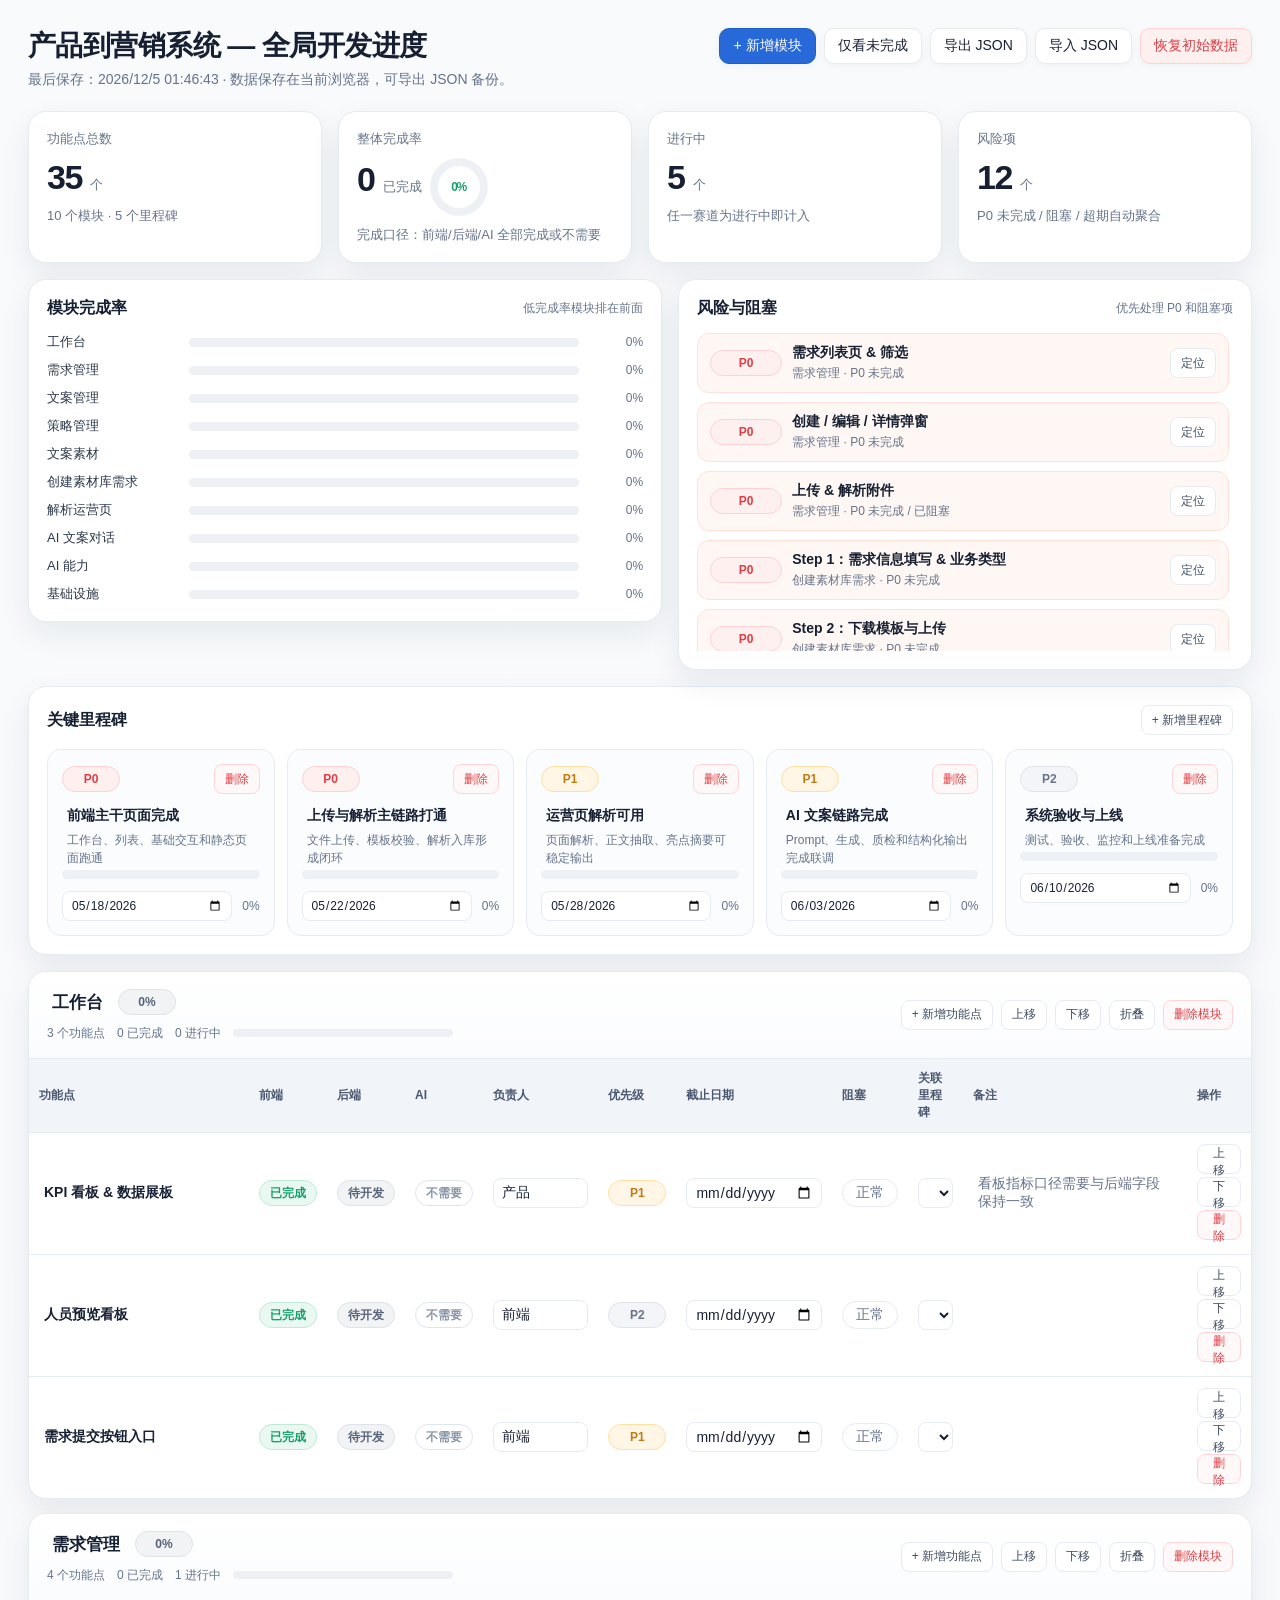
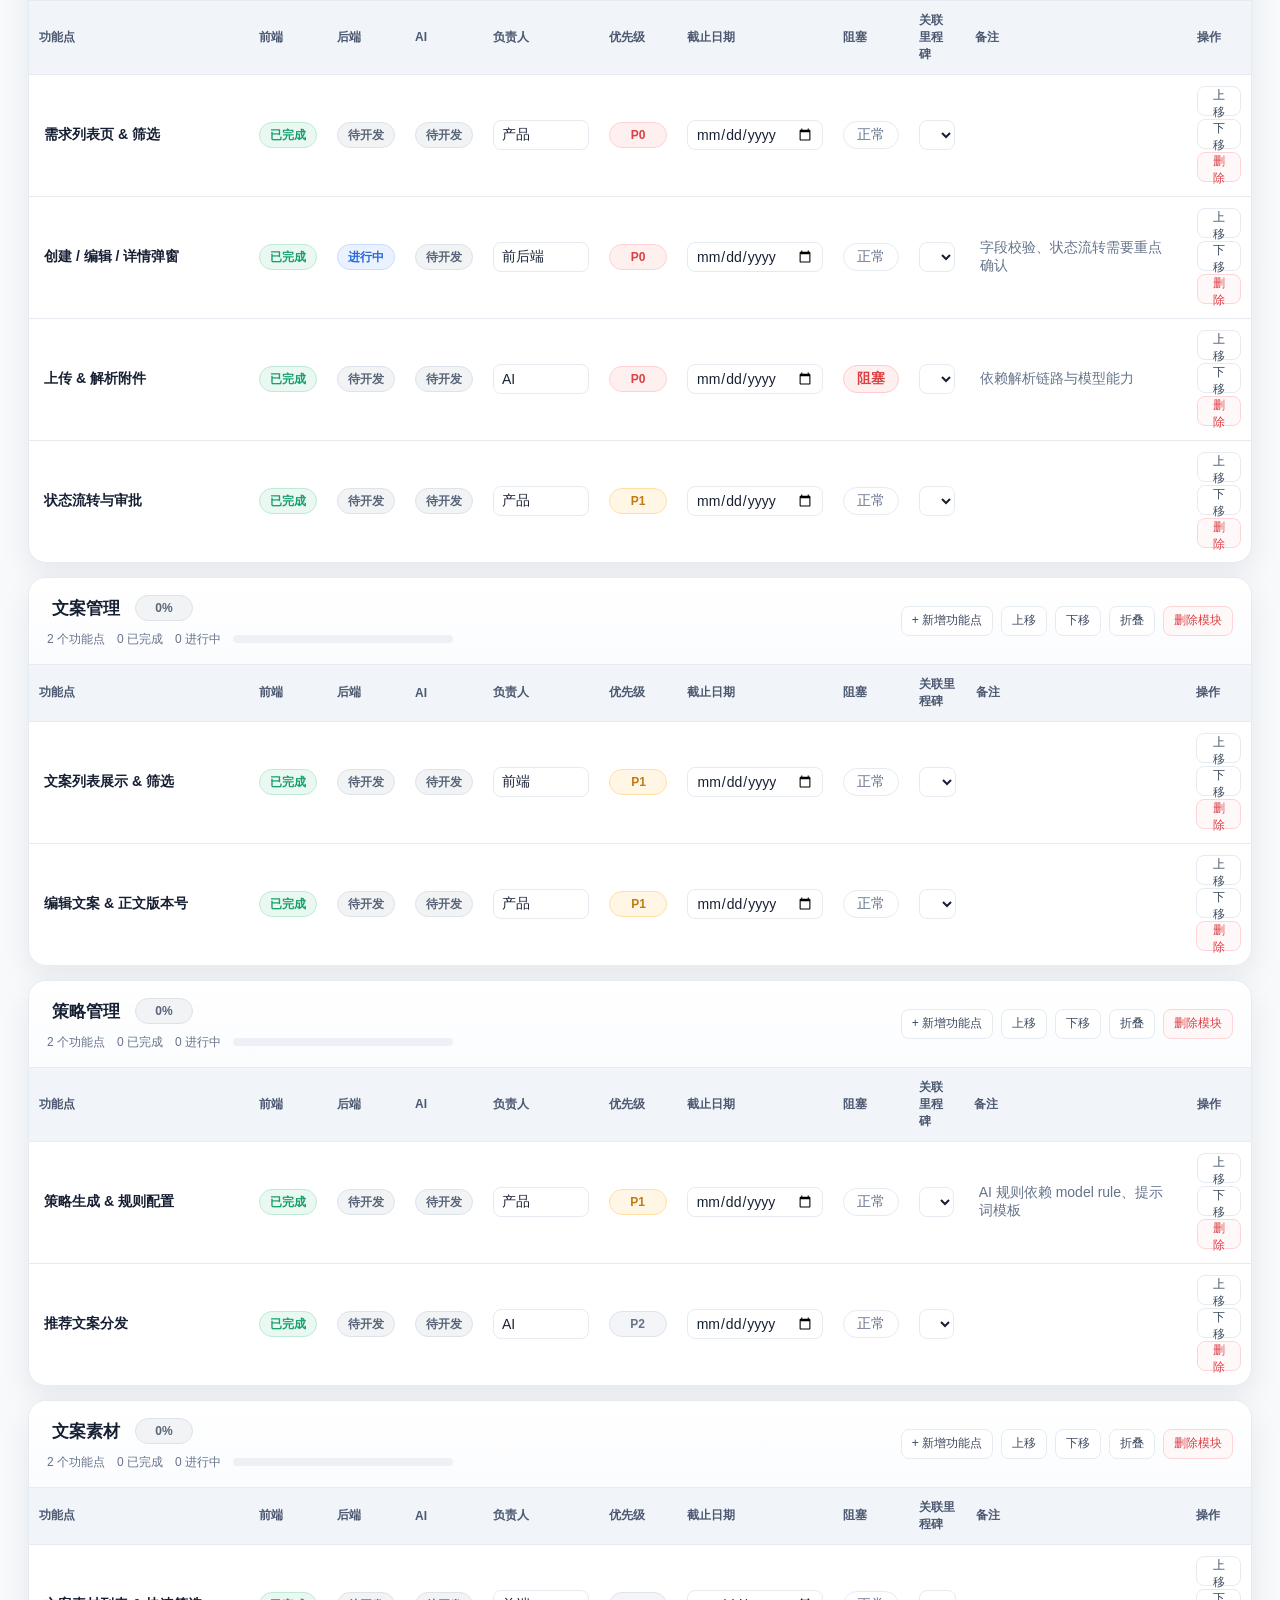
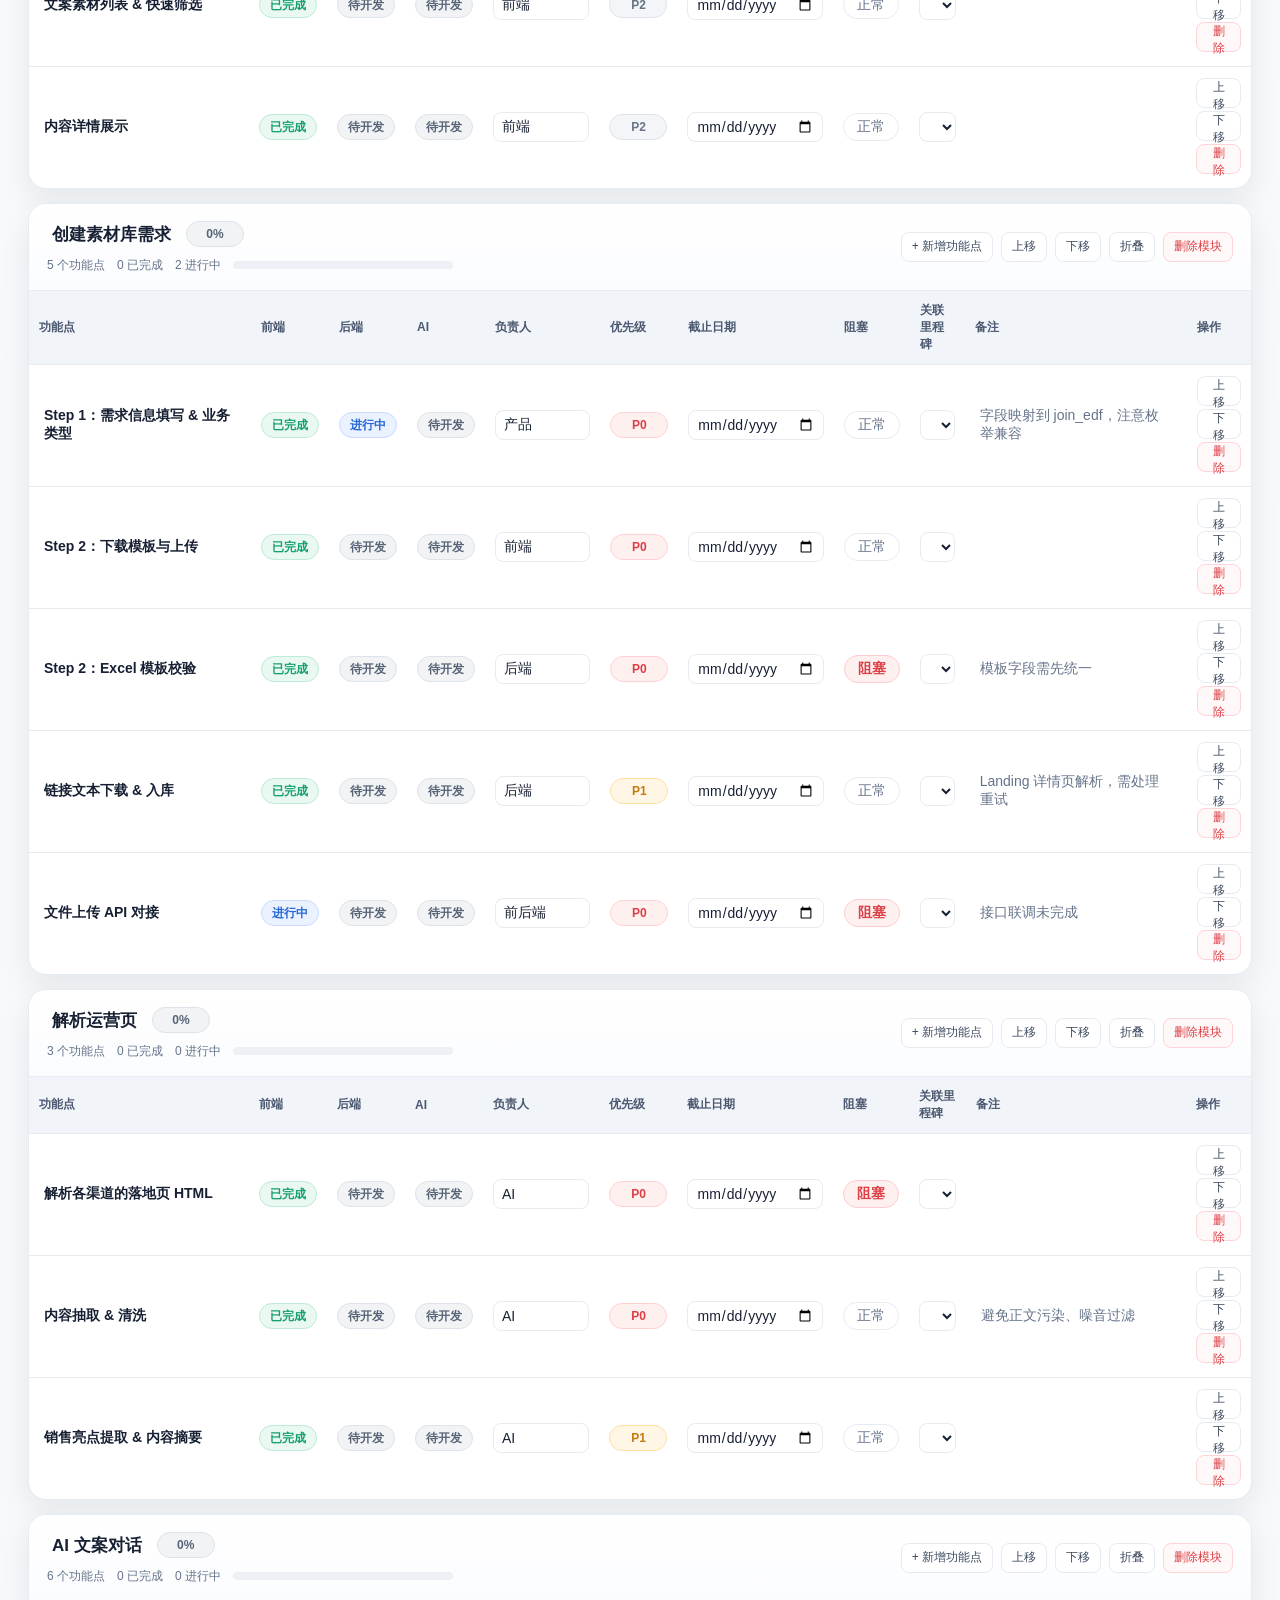
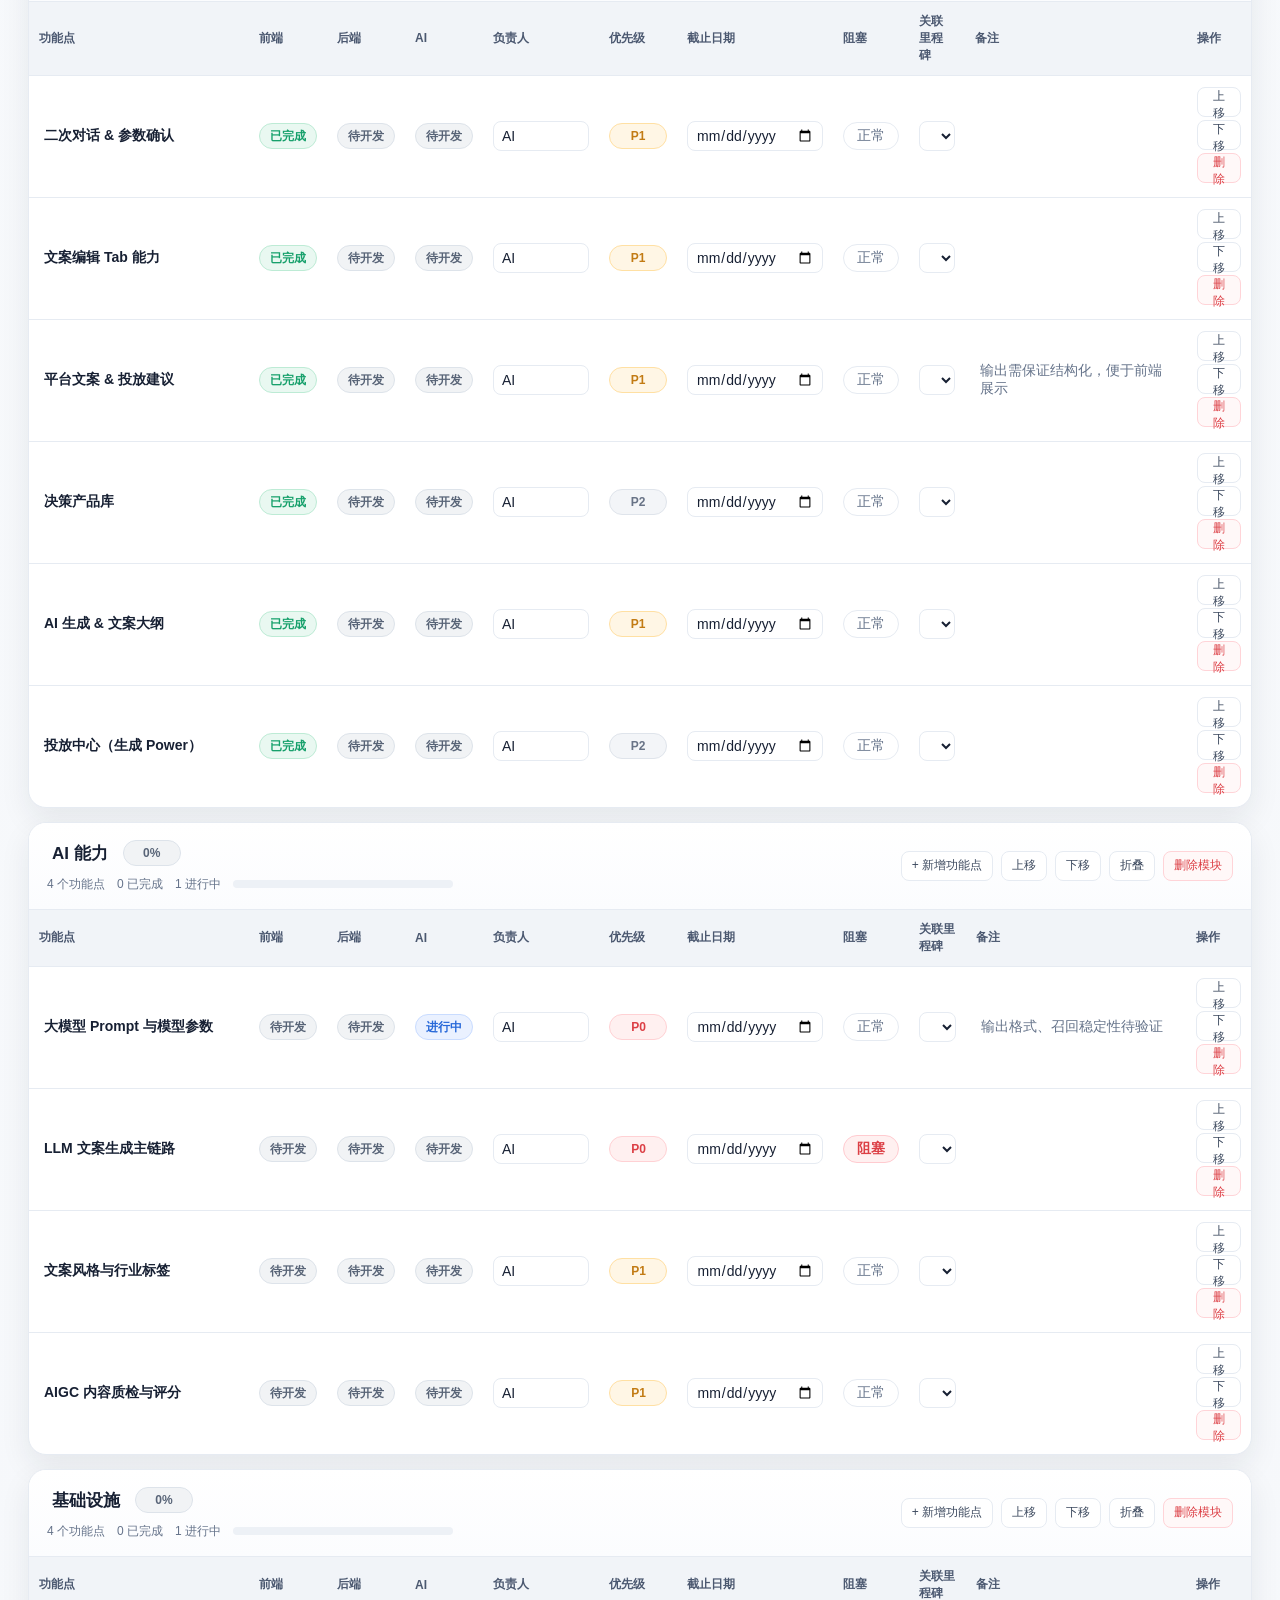
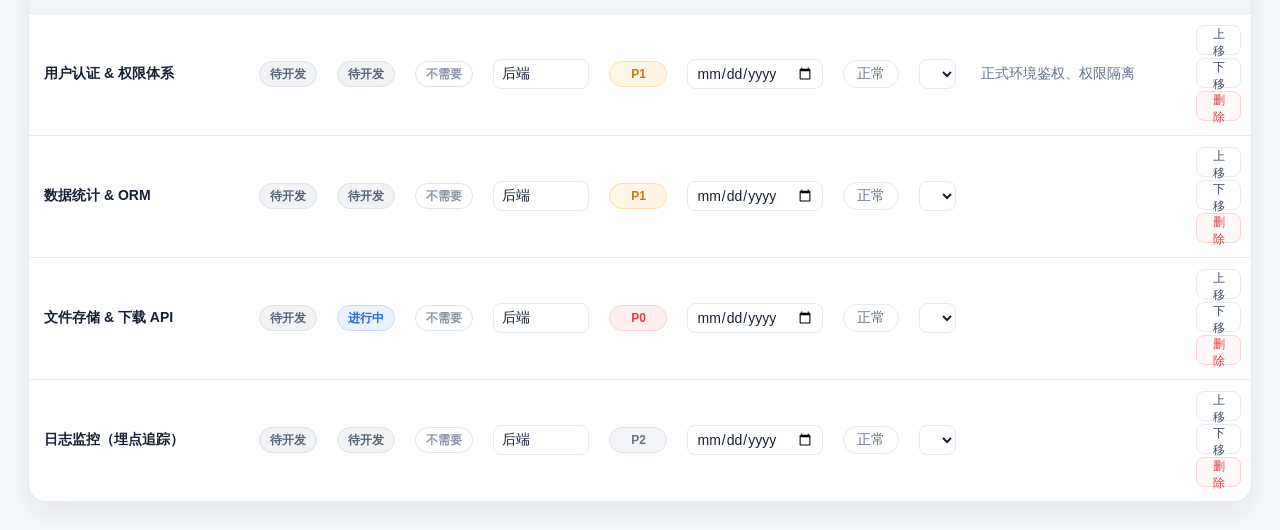
<file: 项目进度看板.html>
<!doctype html>
<html lang="zh-CN">
<head>
  <meta charset="UTF-8">
  <meta name="viewport" content="width=device-width, initial-scale=1.0">
  <title>产品到营销系统 — 项目进度看板</title>
  <style>
    :root {
      --bg: #f6f8fb;
      --card: #ffffff;
      --text: #172033;
      --muted: #65738a;
      --line: #e6ebf2;
      --soft: #f0f4f8;
      --green: #16a06b;
      --green-bg: #e9f8f1;
      --blue: #2869d9;
      --blue-bg: #eaf1ff;
      --gray: #718096;
      --gray-bg: #f1f3f5;
      --red: #dc3f45;
      --red-bg: #fff0f0;
      --amber: #c27b14;
      --amber-bg: #fff6e5;
      --shadow: 0 12px 30px rgba(22, 34, 51, 0.08);
      --radius: 18px;
    }

    * { box-sizing: border-box; }

    body {
      margin: 0;
      color: var(--text);
      background: linear-gradient(180deg, #f8fafc 0%, var(--bg) 100%);
      font-family: -apple-system, BlinkMacSystemFont, "Segoe UI", "PingFang SC", "Microsoft YaHei", sans-serif;
      font-size: 14px;
    }

    button, input, textarea, select {
      font: inherit;
    }

    button {
      border: 0;
      cursor: pointer;
    }

    .app {
      max-width: 1480px;
      margin: 0 auto;
      padding: 28px;
    }

    .hero {
      display: flex;
      justify-content: space-between;
      gap: 20px;
      align-items: flex-start;
      margin-bottom: 22px;
    }

    .title-wrap {
      min-width: 0;
    }

    .title {
      margin: 0;
      font-size: 28px;
      line-height: 1.25;
      letter-spacing: -0.02em;
    }

    .subtitle {
      margin: 8px 0 0;
      color: var(--muted);
    }

    .toolbar {
      display: flex;
      flex-wrap: wrap;
      justify-content: flex-end;
      gap: 8px;
    }

    .btn {
      height: 36px;
      padding: 0 13px;
      border-radius: 10px;
      background: var(--card);
      color: var(--text);
      border: 1px solid var(--line);
      box-shadow: 0 2px 8px rgba(20, 31, 48, 0.04);
    }

    .btn:hover {
      border-color: #cfd8e6;
      background: #fbfcfe;
    }

    .btn.primary {
      color: #fff;
      border-color: #1f5fc6;
      background: #2869d9;
    }

    .btn.danger {
      color: var(--red);
      background: var(--red-bg);
      border-color: #ffd1d4;
    }

    .grid {
      display: grid;
      gap: 16px;
    }

    .kpis {
      grid-template-columns: repeat(4, minmax(0, 1fr));
      margin-bottom: 16px;
    }

    .card {
      background: var(--card);
      border: 1px solid var(--line);
      border-radius: var(--radius);
      box-shadow: var(--shadow);
    }

    .kpi-card {
      padding: 18px;
      min-height: 118px;
    }

    .kpi-label {
      color: var(--muted);
      font-size: 13px;
    }

    .kpi-value {
      display: flex;
      align-items: baseline;
      gap: 8px;
      margin-top: 10px;
      font-size: 34px;
      font-weight: 760;
      letter-spacing: -0.04em;
    }

    .kpi-unit {
      color: var(--muted);
      font-size: 13px;
      font-weight: 500;
      letter-spacing: 0;
    }

    .kpi-extra {
      margin-top: 10px;
      color: var(--muted);
      font-size: 13px;
    }

    .progress-ring {
      width: 58px;
      height: 58px;
      border-radius: 50%;
      display: grid;
      place-items: center;
      background: conic-gradient(var(--green) var(--pct), #edf1f6 0);
      flex: none;
    }

    .progress-ring::before {
      content: attr(data-label);
      width: 42px;
      height: 42px;
      display: grid;
      place-items: center;
      border-radius: 50%;
      background: var(--card);
      color: var(--green);
      font-size: 12px;
      font-weight: 750;
    }

    .two-cols {
      grid-template-columns: 1.05fr 0.95fr;
      align-items: start;
      margin-bottom: 16px;
    }

    .section {
      padding: 18px;
    }

    .section-head {
      display: flex;
      justify-content: space-between;
      align-items: center;
      gap: 12px;
      margin-bottom: 14px;
    }

    .section-title {
      margin: 0;
      font-size: 16px;
      font-weight: 750;
    }

    .section-note {
      color: var(--muted);
      font-size: 12px;
    }

    .bar-list {
      display: grid;
      gap: 10px;
    }

    .bar-row {
      display: grid;
      grid-template-columns: 130px 1fr 52px;
      gap: 12px;
      align-items: center;
    }

    .bar-name {
      overflow: hidden;
      text-overflow: ellipsis;
      white-space: nowrap;
      color: #2b374a;
      font-size: 13px;
    }

    .bar-track {
      height: 9px;
      border-radius: 999px;
      background: #edf1f6;
      overflow: hidden;
    }

    .bar-fill {
      height: 100%;
      border-radius: 999px;
      background: linear-gradient(90deg, #22b77a, #2f78e8);
    }

    .bar-value {
      color: var(--muted);
      text-align: right;
      font-variant-numeric: tabular-nums;
      font-size: 12px;
    }

    .risk-list {
      display: grid;
      gap: 9px;
      max-height: 318px;
      overflow: auto;
      padding-right: 4px;
    }

    .risk-item {
      display: grid;
      grid-template-columns: 72px 1fr auto;
      gap: 10px;
      align-items: center;
      padding: 10px 12px;
      border: 1px solid #ffe1d7;
      border-radius: 12px;
      background: #fff7f3;
    }

    .risk-main {
      min-width: 0;
    }

    .risk-title {
      overflow: hidden;
      text-overflow: ellipsis;
      white-space: nowrap;
      font-weight: 650;
    }

    .risk-meta {
      margin-top: 3px;
      color: var(--muted);
      font-size: 12px;
    }

    .milestone-card {
      margin-bottom: 16px;
    }

    .milestone-grid {
      display: grid;
      grid-template-columns: repeat(5, minmax(0, 1fr));
      gap: 12px;
    }

    .milestone {
      padding: 14px;
      border: 1px solid var(--line);
      border-radius: 14px;
      background: #fbfcfe;
    }

    .milestone-top {
      display: flex;
      justify-content: space-between;
      gap: 10px;
      align-items: center;
      margin-bottom: 9px;
    }

    .milestone-name {
      min-height: 40px;
      font-weight: 720;
      line-height: 1.35;
    }

    .milestone-desc {
      min-height: 48px;
      color: var(--muted);
      font-size: 12px;
      line-height: 1.5;
    }

    .milestone-foot {
      display: flex;
      align-items: center;
      justify-content: space-between;
      gap: 10px;
      margin-top: 12px;
      color: var(--muted);
      font-size: 12px;
    }

    .modules {
      display: grid;
      gap: 14px;
    }

    .module {
      overflow: hidden;
    }

    .module-head {
      display: grid;
      grid-template-columns: 1fr auto;
      gap: 16px;
      align-items: center;
      padding: 16px 18px;
      border-bottom: 1px solid var(--line);
      background: linear-gradient(180deg, #ffffff, #fbfcfe);
    }

    .module-title-line {
      display: flex;
      flex-wrap: wrap;
      gap: 10px;
      align-items: center;
    }

    .module-name {
      font-size: 17px;
      font-weight: 780;
    }

    .module-summary {
      display: flex;
      flex-wrap: wrap;
      align-items: center;
      gap: 12px;
      margin-top: 8px;
      color: var(--muted);
      font-size: 12px;
    }

    .module-progress {
      width: 220px;
      height: 8px;
      overflow: hidden;
      border-radius: 999px;
      background: #edf1f6;
    }

    .module-progress > span {
      display: block;
      height: 100%;
      border-radius: inherit;
      background: linear-gradient(90deg, #21ad74, #2e77e7);
    }

    .module-actions {
      display: flex;
      flex-wrap: wrap;
      justify-content: flex-end;
      gap: 8px;
    }

    .table-wrap {
      overflow: auto;
    }

    table {
      width: 100%;
      border-collapse: collapse;
      min-width: 1120px;
    }

    th, td {
      padding: 11px 10px;
      border-bottom: 1px solid var(--line);
      text-align: left;
      vertical-align: middle;
    }

    th {
      position: sticky;
      top: 0;
      z-index: 1;
      background: #f1f4f8;
      color: #4b5870;
      font-size: 12px;
      font-weight: 720;
    }

    tr:last-child td {
      border-bottom: 0;
    }

    .name-cell {
      min-width: 220px;
      font-weight: 630;
    }

    .note-cell {
      min-width: 220px;
      color: var(--muted);
    }

    .editable {
      min-height: 24px;
      padding: 3px 5px;
      border-radius: 7px;
      outline: none;
      cursor: text;
    }

    .editable:hover, .editable:focus {
      background: #eef4ff;
      box-shadow: inset 0 0 0 1px #c9dbff;
    }

    .date-input, .owner-input, .select {
      width: 100%;
      height: 30px;
      padding: 0 8px;
      border: 1px solid var(--line);
      border-radius: 8px;
      background: #fff;
      color: var(--text);
    }

    .owner-input {
      min-width: 86px;
    }

    .date-input {
      min-width: 130px;
    }

    .badge {
      display: inline-flex;
      align-items: center;
      justify-content: center;
      min-width: 58px;
      height: 26px;
      padding: 0 9px;
      border-radius: 999px;
      border: 1px solid transparent;
      font-size: 12px;
      font-weight: 700;
      white-space: nowrap;
    }

    .badge.clickable {
      cursor: pointer;
      user-select: none;
    }

    .status-done {
      color: var(--green);
      background: var(--green-bg);
      border-color: #bdebd5;
    }

    .status-doing {
      color: var(--blue);
      background: var(--blue-bg);
      border-color: #c9dcff;
    }

    .status-todo {
      color: #586477;
      background: var(--gray-bg);
      border-color: #dde3ea;
    }

    .status-na {
      color: #8a95a6;
      background: #fff;
      border-color: #dfe5ed;
    }

    .priority-P0 {
      color: var(--red);
      background: var(--red-bg);
      border-color: #ffd1d4;
    }

    .priority-P1 {
      color: var(--amber);
      background: var(--amber-bg);
      border-color: #ffe0a3;
    }

    .priority-P2 {
      color: #687386;
      background: #f3f5f8;
      border-color: #dfe4eb;
    }

    .block-btn {
      min-width: 56px;
      height: 28px;
      border-radius: 999px;
      border: 1px solid var(--line);
      background: #fff;
      color: var(--muted);
    }

    .block-btn.active {
      color: var(--red);
      background: var(--red-bg);
      border-color: #ffcbd0;
      font-weight: 750;
    }

    .small-btn {
      height: 30px;
      padding: 0 10px;
      border-radius: 8px;
      border: 1px solid var(--line);
      background: #fff;
      color: #3d4a5f;
      font-size: 12px;
    }

    .small-btn:hover {
      background: #f8fafc;
    }

    .small-btn.danger {
      color: var(--red);
      border-color: #ffd4d8;
      background: #fff8f8;
    }

    .empty {
      padding: 24px;
      color: var(--muted);
      text-align: center;
      background: #fbfcfe;
    }

    .hidden {
      display: none !important;
    }

    .file-input {
      display: none;
    }

    .toast {
      position: fixed;
      right: 24px;
      bottom: 24px;
      z-index: 10;
      padding: 12px 16px;
      border-radius: 12px;
      color: #fff;
      background: rgba(23, 32, 51, 0.92);
      box-shadow: var(--shadow);
      transform: translateY(16px);
      opacity: 0;
      pointer-events: none;
      transition: 0.18s ease;
    }

    .toast.show {
      transform: translateY(0);
      opacity: 1;
    }

    @media (max-width: 1100px) {
      .hero {
        display: grid;
      }

      .toolbar {
        justify-content: flex-start;
      }

      .kpis, .two-cols, .milestone-grid {
        grid-template-columns: repeat(2, minmax(0, 1fr));
      }
    }

    @media (max-width: 720px) {
      .app {
        padding: 18px;
      }

      .kpis, .two-cols, .milestone-grid {
        grid-template-columns: 1fr;
      }

      .module-head {
        grid-template-columns: 1fr;
      }

      .module-actions {
        justify-content: flex-start;
      }
    }
  </style>
</head>
<body>
  <div id="app" class="app"></div>
  <input id="importFile" class="file-input" type="file" accept="application/json">
  <div id="toast" class="toast"></div>

  <script>
    const STORAGE_KEY = 'pmp.dashboard.v1';
    const STATUS_ORDER = ['done', 'doing', 'todo', 'na'];
    const PRIORITY_ORDER = ['P0', 'P1', 'P2'];
    const STATUS_LABEL = { done: '已完成', doing: '进行中', todo: '待开发', na: '不需要' };
    const TODAY = new Date().toISOString().slice(0, 10);

    const seed = {
      title: '产品到营销系统 — 全局开发进度',
      updatedAt: new Date().toISOString(),
      modules: [
        {
          id: 'mod_workbench',
          name: '工作台',
          collapsed: false,
          items: [
            item('it_workbench_1', 'KPI 看板 & 数据展板', 'done', 'todo', 'na', '产品', 'P1', '', false, 'ms_foundation', '看板指标口径需要与后端字段保持一致'),
            item('it_workbench_2', '人员预览看板', 'done', 'todo', 'na', '前端', 'P2', '', false, 'ms_foundation', ''),
            item('it_workbench_3', '需求提交按钮入口', 'done', 'todo', 'na', '前端', 'P1', '', false, 'ms_upload', '')
          ]
        },
        {
          id: 'mod_requirements',
          name: '需求管理',
          collapsed: false,
          items: [
            item('it_req_1', '需求列表页 & 筛选', 'done', 'todo', 'todo', '产品', 'P0', '', false, 'ms_core', ''),
            item('it_req_2', '创建 / 编辑 / 详情弹窗', 'done', 'doing', 'todo', '前后端', 'P0', '', false, 'ms_core', '字段校验、状态流转需要重点确认'),
            item('it_req_3', '上传 & 解析附件', 'done', 'todo', 'todo', 'AI', 'P0', '', true, 'ms_upload', '依赖解析链路与模型能力'),
            item('it_req_4', '状态流转与审批', 'done', 'todo', 'todo', '产品', 'P1', '', false, 'ms_core', '')
          ]
        },
        {
          id: 'mod_copywriting',
          name: '文案管理',
          collapsed: false,
          items: [
            item('it_copy_1', '文案列表展示 & 筛选', 'done', 'todo', 'todo', '前端', 'P1', '', false, 'ms_core', ''),
            item('it_copy_2', '编辑文案 & 正文版本号', 'done', 'todo', 'todo', '产品', 'P1', '', false, 'ms_core', '')
          ]
        },
        {
          id: 'mod_strategy',
          name: '策略管理',
          collapsed: false,
          items: [
            item('it_strategy_1', '策略生成 & 规则配置', 'done', 'todo', 'todo', '产品', 'P1', '', false, 'ms_ai', 'AI 规则依赖 model rule、提示词模板'),
            item('it_strategy_2', '推荐文案分发', 'done', 'todo', 'todo', 'AI', 'P2', '', false, 'ms_ai', '')
          ]
        },
        {
          id: 'mod_content_assets',
          name: '文案素材',
          collapsed: false,
          items: [
            item('it_asset_1', '文案素材列表 & 快速筛选', 'done', 'todo', 'todo', '前端', 'P2', '', false, 'ms_core', ''),
            item('it_asset_2', '内容详情展示', 'done', 'todo', 'todo', '前端', 'P2', '', false, 'ms_core', '')
          ]
        },
        {
          id: 'mod_create_material',
          name: '创建素材库需求',
          collapsed: false,
          items: [
            item('it_create_1', 'Step 1：需求信息填写 & 业务类型', 'done', 'doing', 'todo', '产品', 'P0', '', false, 'ms_upload', '字段映射到 join_edf，注意枚举兼容'),
            item('it_create_2', 'Step 2：下载模板与上传', 'done', 'todo', 'todo', '前端', 'P0', '', false, 'ms_upload', ''),
            item('it_create_3', 'Step 2：Excel 模板校验', 'done', 'todo', 'todo', '后端', 'P0', '', true, 'ms_upload', '模板字段需先统一'),
            item('it_create_4', '链接文本下载 & 入库', 'done', 'todo', 'todo', '后端', 'P1', '', false, 'ms_upload', 'Landing 详情页解析，需处理重试'),
            item('it_create_5', '文件上传 API 对接', 'doing', 'todo', 'todo', '前后端', 'P0', '', true, 'ms_upload', '接口联调未完成')
          ]
        },
        {
          id: 'mod_parser',
          name: '解析运营页',
          collapsed: false,
          items: [
            item('it_parser_1', '解析各渠道的落地页 HTML', 'done', 'todo', 'todo', 'AI', 'P0', '', true, 'ms_parser', ''),
            item('it_parser_2', '内容抽取 & 清洗', 'done', 'todo', 'todo', 'AI', 'P0', '', false, 'ms_parser', '避免正文污染、噪音过滤'),
            item('it_parser_3', '销售亮点提取 & 内容摘要', 'done', 'todo', 'todo', 'AI', 'P1', '', false, 'ms_parser', '')
          ]
        },
        {
          id: 'mod_ai_chat',
          name: 'AI 文案对话',
          collapsed: false,
          items: [
            item('it_chat_1', '二次对话 & 参数确认', 'done', 'todo', 'todo', 'AI', 'P1', '', false, 'ms_ai', ''),
            item('it_chat_2', '文案编辑 Tab 能力', 'done', 'todo', 'todo', 'AI', 'P1', '', false, 'ms_ai', ''),
            item('it_chat_3', '平台文案 & 投放建议', 'done', 'todo', 'todo', 'AI', 'P1', '', false, 'ms_ai', '输出需保证结构化，便于前端展示'),
            item('it_chat_4', '决策产品库', 'done', 'todo', 'todo', 'AI', 'P2', '', false, 'ms_ai', ''),
            item('it_chat_5', 'AI 生成 & 文案大纲', 'done', 'todo', 'todo', 'AI', 'P1', '', false, 'ms_ai', ''),
            item('it_chat_6', '投放中心（生成 Power）', 'done', 'todo', 'todo', 'AI', 'P2', '', false, 'ms_ai', '')
          ]
        },
        {
          id: 'mod_ai_capability',
          name: 'AI 能力',
          collapsed: false,
          items: [
            item('it_ai_1', '大模型 Prompt 与模型参数', 'todo', 'todo', 'doing', 'AI', 'P0', '', false, 'ms_ai', '输出格式、召回稳定性待验证'),
            item('it_ai_2', 'LLM 文案生成主链路', 'todo', 'todo', 'todo', 'AI', 'P0', '', true, 'ms_ai', ''),
            item('it_ai_3', '文案风格与行业标签', 'todo', 'todo', 'todo', 'AI', 'P1', '', false, 'ms_ai', ''),
            item('it_ai_4', 'AIGC 内容质检与评分', 'todo', 'todo', 'todo', 'AI', 'P1', '', false, 'ms_ai', '')
          ]
        },
        {
          id: 'mod_infra',
          name: '基础设施',
          collapsed: false,
          items: [
            item('it_infra_1', '用户认证 & 权限体系', 'todo', 'todo', 'na', '后端', 'P1', '', false, 'ms_foundation', '正式环境鉴权、权限隔离'),
            item('it_infra_2', '数据统计 & ORM', 'todo', 'todo', 'na', '后端', 'P1', '', false, 'ms_foundation', ''),
            item('it_infra_3', '文件存储 & 下载 API', 'todo', 'doing', 'na', '后端', 'P0', '', false, 'ms_upload', ''),
            item('it_infra_4', '日志监控（埋点追踪）', 'todo', 'todo', 'na', '后端', 'P2', '', false, 'ms_foundation', '')
          ]
        }
      ],
      milestones: [
        milestone('ms_foundation', 'P0', '前端主干页面完成', '工作台、列表、基础交互和静态页面跑通', '2026-05-18', 'doing'),
        milestone('ms_upload', 'P0', '上传与解析主链路打通', '文件上传、模板校验、解析入库形成闭环', '2026-05-22', 'doing'),
        milestone('ms_parser', 'P1', '运营页解析可用', '页面解析、正文抽取、亮点摘要可稳定输出', '2026-05-28', 'todo'),
        milestone('ms_ai', 'P1', 'AI 文案链路完成', 'Prompt、生成、质检和结构化输出完成联调', '2026-06-03', 'todo'),
        milestone('ms_acceptance', 'P2', '系统验收与上线', '测试、验收、监控和上线准备完成', '2026-06-10', 'todo')
      ]
    };

    let state = loadState();
    let onlyOpen = false;

    function item(id, name, frontend, backend, ai, owner, priority, dueDate, blocked, milestoneId, note) {
      return {
        id,
        name,
        tracks: { frontend, backend, ai },
        owner,
        priority,
        dueDate,
        blocked,
        milestoneId,
        note,
        updatedAt: new Date().toISOString()
      };
    }

    function milestone(id, priority, name, description, targetDate, status) {
      return { id, priority, name, description, targetDate, status };
    }

    function clone(data) {
      return JSON.parse(JSON.stringify(data));
    }

    function loadState() {
      try {
        const raw = localStorage.getItem(STORAGE_KEY);
        if (!raw) return clone(seed);
        const parsed = JSON.parse(raw);
        if (!parsed.modules || !parsed.milestones) return clone(seed);
        return parsed;
      } catch {
        return clone(seed);
      }
    }

    function saveState() {
      state.updatedAt = new Date().toISOString();
      localStorage.setItem(STORAGE_KEY, JSON.stringify(state));
    }

    function render() {
      document.getElementById('app').innerHTML = `
        <header class="hero">
          <div class="title-wrap">
            <h1 class="title" contenteditable="true" data-edit-title>${escapeHtml(state.title)}</h1>
            <p class="subtitle">最后保存：${formatTime(state.updatedAt)} · 数据保存在当前浏览器，可导出 JSON 备份。</p>
          </div>
          <div class="toolbar">
            <button class="btn primary" data-action="add-module">+ 新增模块</button>
            <button class="btn" data-action="toggle-open">${onlyOpen ? '显示全部' : '仅看未完成'}</button>
            <button class="btn" data-action="export">导出 JSON</button>
            <button class="btn" data-action="import">导入 JSON</button>
            <button class="btn danger" data-action="reset">恢复初始数据</button>
          </div>
        </header>
        ${renderKpis()}
        <div class="grid two-cols">
          ${renderModuleChart()}
          ${renderRiskPanel()}
        </div>
        ${renderMilestones()}
        <main class="modules">${renderModules()}</main>
      `;
      bindEvents();
    }

    function renderKpis() {
      const stats = calcStats();
      return `
        <section class="grid kpis">
          <div class="card kpi-card">
            <div class="kpi-label">功能点总数</div>
            <div class="kpi-value">${stats.total}<span class="kpi-unit">个</span></div>
            <div class="kpi-extra">${state.modules.length} 个模块 · ${state.milestones.length} 个里程碑</div>
          </div>
          <div class="card kpi-card">
            <div class="kpi-label">整体完成率</div>
            <div class="kpi-value">
              <span>${stats.done}</span><span class="kpi-unit">已完成</span>
              <span class="progress-ring" style="--pct:${stats.percent * 3.6}deg" data-label="${stats.percent}%"></span>
            </div>
            <div class="kpi-extra">完成口径：前端/后端/AI 全部完成或不需要</div>
          </div>
          <div class="card kpi-card">
            <div class="kpi-label">进行中</div>
            <div class="kpi-value">${stats.doing}<span class="kpi-unit">个</span></div>
            <div class="kpi-extra">任一赛道为进行中即计入</div>
          </div>
          <div class="card kpi-card">
            <div class="kpi-label">风险项</div>
            <div class="kpi-value">${stats.risks.length}<span class="kpi-unit">个</span></div>
            <div class="kpi-extra">P0 未完成 / 阻塞 / 超期自动聚合</div>
          </div>
        </section>
      `;
    }

    function renderModuleChart() {
      const rows = state.modules.map(mod => ({
        name: mod.name,
        percent: modulePercent(mod),
        total: mod.items.length
      })).sort((a, b) => a.percent - b.percent);

      return `
        <section class="card section">
          <div class="section-head">
            <h2 class="section-title">模块完成率</h2>
            <span class="section-note">低完成率模块排在前面</span>
          </div>
          <div class="bar-list">
            ${rows.map(row => `
              <div class="bar-row">
                <div class="bar-name" title="${escapeHtml(row.name)}">${escapeHtml(row.name)}</div>
                <div class="bar-track"><div class="bar-fill" style="width:${row.percent}%"></div></div>
                <div class="bar-value">${row.percent}%</div>
              </div>
            `).join('')}
          </div>
        </section>
      `;
    }

    function renderRiskPanel() {
      const risks = calcStats().risks;
      return `
        <section class="card section">
          <div class="section-head">
            <h2 class="section-title">风险与阻塞</h2>
            <span class="section-note">${risks.length ? '优先处理 P0 和阻塞项' : '当前没有明显风险'}</span>
          </div>
          <div class="risk-list">
            ${risks.length ? risks.map(risk => `
              <div class="risk-item">
                <span class="badge priority-${risk.item.priority}">${risk.item.priority}</span>
                <div class="risk-main">
                  <div class="risk-title">${escapeHtml(risk.item.name)}</div>
                  <div class="risk-meta">${escapeHtml(risk.module.name)} · ${risk.reasons.join(' / ')}</div>
                </div>
                <button class="small-btn" data-focus-item="${risk.module.id}:${risk.item.id}">定位</button>
              </div>
            `).join('') : '<div class="empty">没有 P0 未完成、阻塞或超期事项。</div>'}
          </div>
        </section>
      `;
    }

    function renderMilestones() {
      return `
        <section class="card section milestone-card">
          <div class="section-head">
            <h2 class="section-title">关键里程碑</h2>
            <button class="small-btn" data-action="add-milestone">+ 新增里程碑</button>
          </div>
          <div class="milestone-grid">
            ${state.milestones.map(ms => {
              const percent = milestonePercent(ms.id);
              return `
                <article class="milestone">
                  <div class="milestone-top">
                    <span class="badge clickable priority-${ms.priority}" data-cycle-milestone-priority="${ms.id}">${ms.priority}</span>
                    <button class="small-btn danger" data-delete-milestone="${ms.id}">删除</button>
                  </div>
                  <div class="milestone-name editable" contenteditable="true" data-edit-milestone="${ms.id}:name">${escapeHtml(ms.name)}</div>
                  <div class="milestone-desc editable" contenteditable="true" data-edit-milestone="${ms.id}:description">${escapeHtml(ms.description)}</div>
                  <div class="bar-track"><div class="bar-fill" style="width:${percent}%"></div></div>
                  <div class="milestone-foot">
                    <input class="date-input" type="date" value="${ms.targetDate || ''}" data-milestone-date="${ms.id}">
                    <span>${percent}%</span>
                  </div>
                </article>
              `;
            }).join('')}
          </div>
        </section>
      `;
    }

    function renderModules() {
      if (!state.modules.length) return '<section class="card empty">暂无模块，请点击“新增模块”。</section>';

      return state.modules.map(mod => {
        const visibleItems = onlyOpen ? mod.items.filter(it => !isItemDone(it)) : mod.items;
        const percent = modulePercent(mod);
        return `
          <section class="card module" id="module-${mod.id}">
            <div class="module-head">
              <div>
                <div class="module-title-line">
                  <div class="module-name editable" contenteditable="true" data-edit-module="${mod.id}">${escapeHtml(mod.name)}</div>
                  <span class="badge status-${percent === 100 ? 'done' : percent > 0 ? 'doing' : 'todo'}">${percent}%</span>
                </div>
                <div class="module-summary">
                  <span>${mod.items.length} 个功能点</span>
                  <span>${mod.items.filter(isItemDone).length} 已完成</span>
                  <span>${mod.items.filter(isItemDoing).length} 进行中</span>
                  <span class="module-progress"><span style="width:${percent}%"></span></span>
                </div>
              </div>
              <div class="module-actions">
                <button class="small-btn" data-action="add-item" data-module-id="${mod.id}">+ 新增功能点</button>
                <button class="small-btn" data-action="move-module-up" data-module-id="${mod.id}">上移</button>
                <button class="small-btn" data-action="move-module-down" data-module-id="${mod.id}">下移</button>
                <button class="small-btn" data-action="toggle-module" data-module-id="${mod.id}">${mod.collapsed ? '展开' : '折叠'}</button>
                <button class="small-btn danger" data-action="delete-module" data-module-id="${mod.id}">删除模块</button>
              </div>
            </div>
            <div class="${mod.collapsed ? 'hidden' : ''}">
              ${visibleItems.length ? renderTable(mod, visibleItems) : '<div class="empty">当前筛选下没有功能点。</div>'}
            </div>
          </section>
        `;
      }).join('');
    }

    function renderTable(mod, items) {
      return `
        <div class="table-wrap">
          <table>
            <thead>
              <tr>
                <th>功能点</th>
                <th>前端</th>
                <th>后端</th>
                <th>AI</th>
                <th>负责人</th>
                <th>优先级</th>
                <th>截止日期</th>
                <th>阻塞</th>
                <th>关联里程碑</th>
                <th>备注</th>
                <th>操作</th>
              </tr>
            </thead>
            <tbody>
              ${items.map(it => `
                <tr id="item-${it.id}">
                  <td class="name-cell"><div class="editable" contenteditable="true" data-edit-item="${mod.id}:${it.id}:name">${escapeHtml(it.name)}</div></td>
                  ${['frontend', 'backend', 'ai'].map(track => `
                    <td><span class="badge clickable status-${it.tracks[track]}" data-cycle-status="${mod.id}:${it.id}:${track}">${STATUS_LABEL[it.tracks[track]]}</span></td>
                  `).join('')}
                  <td><input class="owner-input" value="${escapeAttr(it.owner)}" data-owner="${mod.id}:${it.id}"></td>
                  <td><span class="badge clickable priority-${it.priority}" data-cycle-priority="${mod.id}:${it.id}">${it.priority}</span></td>
                  <td><input class="date-input" type="date" value="${it.dueDate || ''}" data-due="${mod.id}:${it.id}"></td>
                  <td><button class="block-btn ${it.blocked ? 'active' : ''}" data-toggle-block="${mod.id}:${it.id}">${it.blocked ? '阻塞' : '正常'}</button></td>
                  <td>${renderMilestoneSelect(mod.id, it)}</td>
                  <td class="note-cell"><div class="editable" contenteditable="true" data-edit-item="${mod.id}:${it.id}:note">${escapeHtml(it.note || '')}</div></td>
                  <td>
                    <button class="small-btn" data-action="move-item-up" data-module-id="${mod.id}" data-item-id="${it.id}">上移</button>
                    <button class="small-btn" data-action="move-item-down" data-module-id="${mod.id}" data-item-id="${it.id}">下移</button>
                    <button class="small-btn danger" data-delete-item="${mod.id}:${it.id}">删除</button>
                  </td>
                </tr>
              `).join('')}
            </tbody>
          </table>
        </div>
      `;
    }

    function renderMilestoneSelect(moduleId, it) {
      return `
        <select class="select" data-item-milestone="${moduleId}:${it.id}">
          <option value="">未关联</option>
          ${state.milestones.map(ms => `<option value="${ms.id}" ${it.milestoneId === ms.id ? 'selected' : ''}>${ms.priority} · ${escapeHtml(ms.name)}</option>`).join('')}
        </select>
      `;
    }

    function bindEvents() {
      document.querySelector('[data-edit-title]').addEventListener('blur', event => {
        state.title = event.target.textContent.trim() || seed.title;
        saveAndRender('标题已保存');
      });

      document.querySelectorAll('[data-action]').forEach(btn => {
        btn.addEventListener('click', handleAction);
      });

      document.querySelectorAll('[data-edit-module]').forEach(el => {
        el.addEventListener('blur', () => {
          const mod = getModule(el.dataset.editModule);
          mod.name = el.textContent.trim() || '未命名模块';
          saveAndRender('模块已保存');
        });
      });

      document.querySelectorAll('[data-edit-item]').forEach(el => {
        el.addEventListener('blur', () => {
          const [moduleId, itemId, field] = el.dataset.editItem.split(':');
          const it = getItem(moduleId, itemId);
          it[field] = el.textContent.trim();
          touch(it);
          saveAndRender('功能点已保存');
        });
      });

      document.querySelectorAll('[data-cycle-status]').forEach(el => {
        el.addEventListener('click', () => {
          const [moduleId, itemId, track] = el.dataset.cycleStatus.split(':');
          const it = getItem(moduleId, itemId);
          it.tracks[track] = nextOf(STATUS_ORDER, it.tracks[track]);
          touch(it);
          saveAndRender('状态已更新');
        });
      });

      document.querySelectorAll('[data-cycle-priority]').forEach(el => {
        el.addEventListener('click', () => {
          const [moduleId, itemId] = el.dataset.cyclePriority.split(':');
          const it = getItem(moduleId, itemId);
          it.priority = nextOf(PRIORITY_ORDER, it.priority);
          touch(it);
          saveAndRender('优先级已更新');
        });
      });

      document.querySelectorAll('[data-toggle-block]').forEach(el => {
        el.addEventListener('click', () => {
          const [moduleId, itemId] = el.dataset.toggleBlock.split(':');
          const it = getItem(moduleId, itemId);
          it.blocked = !it.blocked;
          touch(it);
          saveAndRender(it.blocked ? '已标记阻塞' : '已取消阻塞');
        });
      });

      document.querySelectorAll('[data-owner], [data-due], [data-item-milestone], [data-milestone-date]').forEach(el => {
        el.addEventListener('change', handleFieldChange);
      });

      document.querySelectorAll('[data-delete-item]').forEach(el => {
        el.addEventListener('click', () => {
          const [moduleId, itemId] = el.dataset.deleteItem.split(':');
          if (!confirm('确认删除这个功能点？')) return;
          const mod = getModule(moduleId);
          mod.items = mod.items.filter(it => it.id !== itemId);
          saveAndRender('功能点已删除');
        });
      });

      document.querySelectorAll('[data-focus-item]').forEach(el => {
        el.addEventListener('click', () => {
          const [moduleId, itemId] = el.dataset.focusItem.split(':');
          const mod = getModule(moduleId);
          mod.collapsed = false;
          saveState();
          render();
          const target = document.getElementById(`item-${itemId}`);
          target?.scrollIntoView({ behavior: 'smooth', block: 'center' });
          target?.animate([{ background: '#fff1c7' }, { background: 'transparent' }], { duration: 1400 });
        });
      });

      document.querySelectorAll('[data-edit-milestone]').forEach(el => {
        el.addEventListener('blur', () => {
          const [id, field] = el.dataset.editMilestone.split(':');
          const ms = getMilestone(id);
          ms[field] = el.textContent.trim();
          saveAndRender('里程碑已保存');
        });
      });

      document.querySelectorAll('[data-cycle-milestone-priority]').forEach(el => {
        el.addEventListener('click', () => {
          const ms = getMilestone(el.dataset.cycleMilestonePriority);
          ms.priority = nextOf(PRIORITY_ORDER, ms.priority);
          saveAndRender('里程碑优先级已更新');
        });
      });

      document.querySelectorAll('[data-delete-milestone]').forEach(el => {
        el.addEventListener('click', () => {
          const id = el.dataset.deleteMilestone;
          if (!confirm('确认删除这个里程碑？功能点关联会被清空。')) return;
          state.milestones = state.milestones.filter(ms => ms.id !== id);
          state.modules.forEach(mod => mod.items.forEach(it => {
            if (it.milestoneId === id) it.milestoneId = '';
          }));
          saveAndRender('里程碑已删除');
        });
      });

      const importFile = document.getElementById('importFile');
      importFile.onchange = handleImportFile;
    }

    function handleAction(event) {
      const action = event.currentTarget.dataset.action;
      const moduleId = event.currentTarget.dataset.moduleId;
      const itemId = event.currentTarget.dataset.itemId;

      if (action === 'add-module') addModule();
      if (action === 'toggle-open') {
        onlyOpen = !onlyOpen;
        render();
      }
      if (action === 'export') exportJson();
      if (action === 'import') document.getElementById('importFile').click();
      if (action === 'reset') resetData();
      if (action === 'add-milestone') addMilestone();
      if (action === 'add-item') addItem(moduleId);
      if (action === 'toggle-module') toggleModule(moduleId);
      if (action === 'delete-module') deleteModule(moduleId);
      if (action === 'move-module-up') moveInArray(state.modules, moduleId, -1, '模块已上移');
      if (action === 'move-module-down') moveInArray(state.modules, moduleId, 1, '模块已下移');
      if (action === 'move-item-up') moveItem(moduleId, itemId, -1);
      if (action === 'move-item-down') moveItem(moduleId, itemId, 1);
    }

    function handleFieldChange(event) {
      const el = event.target;
      if (el.dataset.owner) {
        const [moduleId, itemId] = el.dataset.owner.split(':');
        const it = getItem(moduleId, itemId);
        it.owner = el.value.trim();
        touch(it);
        saveAndRender('负责人已保存');
      }
      if (el.dataset.due) {
        const [moduleId, itemId] = el.dataset.due.split(':');
        const it = getItem(moduleId, itemId);
        it.dueDate = el.value;
        touch(it);
        saveAndRender('截止日期已保存');
      }
      if (el.dataset.itemMilestone) {
        const [moduleId, itemId] = el.dataset.itemMilestone.split(':');
        const it = getItem(moduleId, itemId);
        it.milestoneId = el.value;
        touch(it);
        saveAndRender('关联里程碑已保存');
      }
      if (el.dataset.milestoneDate) {
        const ms = getMilestone(el.dataset.milestoneDate);
        ms.targetDate = el.value;
        saveAndRender('里程碑日期已保存');
      }
    }

    function addModule() {
      const name = prompt('请输入模块名称：', '新模块');
      if (!name) return;
      state.modules.push({ id: uid('mod'), name: name.trim(), collapsed: false, items: [] });
      saveAndRender('模块已新增');
    }

    function addItem(moduleId) {
      const mod = getModule(moduleId);
      mod.items.push(item(uid('it'), '新功能点', 'todo', 'todo', 'todo', '', 'P1', '', false, '', ''));
      mod.collapsed = false;
      saveAndRender('功能点已新增');
    }

    function addMilestone() {
      state.milestones.push(milestone(uid('ms'), 'P1', '新里程碑', '补充说明', '', 'todo'));
      saveAndRender('里程碑已新增');
    }

    function toggleModule(moduleId) {
      const mod = getModule(moduleId);
      mod.collapsed = !mod.collapsed;
      saveAndRender(mod.collapsed ? '模块已折叠' : '模块已展开');
    }

    function deleteModule(moduleId) {
      if (!confirm('确认删除整个模块及其功能点？')) return;
      state.modules = state.modules.filter(mod => mod.id !== moduleId);
      saveAndRender('模块已删除');
    }

    function moveItem(moduleId, itemId, dir) {
      const mod = getModule(moduleId);
      moveInArray(mod.items, itemId, dir, dir < 0 ? '功能点已上移' : '功能点已下移');
    }

    function moveInArray(arr, id, dir, message) {
      const index = arr.findIndex(row => row.id === id);
      const next = index + dir;
      if (index < 0 || next < 0 || next >= arr.length) return;
      [arr[index], arr[next]] = [arr[next], arr[index]];
      saveAndRender(message);
    }

    function resetData() {
      if (!confirm('确认恢复为初始数据？当前浏览器内的修改会被覆盖。')) return;
      state = clone(seed);
      saveAndRender('已恢复初始数据');
    }

    function exportJson() {
      const blob = new Blob([JSON.stringify(state, null, 2)], { type: 'application/json' });
      const url = URL.createObjectURL(blob);
      const link = document.createElement('a');
      link.href = url;
      link.download = `项目进度看板-${new Date().toISOString().slice(0, 10)}.json`;
      link.click();
      URL.revokeObjectURL(url);
      showToast('JSON 已导出');
    }

    function handleImportFile(event) {
      const file = event.target.files[0];
      if (!file) return;
      const reader = new FileReader();
      reader.onload = () => {
        try {
          const parsed = JSON.parse(reader.result);
          if (!parsed.modules || !parsed.milestones) throw new Error('invalid');
          state = parsed;
          saveAndRender('JSON 已导入');
        } catch {
          alert('导入失败：JSON 结构不正确。');
        } finally {
          event.target.value = '';
        }
      };
      reader.readAsText(file);
    }

    function calcStats() {
      const all = state.modules.flatMap(mod => mod.items.map(it => ({ module: mod, item: it })));
      const done = all.filter(row => isItemDone(row.item)).length;
      const doing = all.filter(row => isItemDoing(row.item)).length;
      const risks = all.map(row => {
        const reasons = [];
        if (row.item.priority === 'P0' && !isItemDone(row.item)) reasons.push('P0 未完成');
        if (row.item.blocked) reasons.push('已阻塞');
        if (row.item.dueDate && row.item.dueDate < TODAY && !isItemDone(row.item)) reasons.push('已超期');
        return reasons.length ? { ...row, reasons } : null;
      }).filter(Boolean);
      return {
        total: all.length,
        done,
        doing,
        risks,
        percent: all.length ? Math.round(done / all.length * 100) : 0
      };
    }

    function modulePercent(mod) {
      if (!mod.items.length) return 0;
      return Math.round(mod.items.filter(isItemDone).length / mod.items.length * 100);
    }

    function milestonePercent(milestoneId) {
      const linked = state.modules.flatMap(mod => mod.items).filter(it => it.milestoneId === milestoneId);
      if (!linked.length) return 0;
      return Math.round(linked.filter(isItemDone).length / linked.length * 100);
    }

    function isItemDone(it) {
      return Object.values(it.tracks).every(status => status === 'done' || status === 'na');
    }

    function isItemDoing(it) {
      return !isItemDone(it) && Object.values(it.tracks).includes('doing');
    }

    function getModule(id) {
      return state.modules.find(mod => mod.id === id);
    }

    function getItem(moduleId, itemId) {
      return getModule(moduleId).items.find(it => it.id === itemId);
    }

    function getMilestone(id) {
      return state.milestones.find(ms => ms.id === id);
    }

    function nextOf(arr, current) {
      return arr[(arr.indexOf(current) + 1) % arr.length] || arr[0];
    }

    function touch(it) {
      it.updatedAt = new Date().toISOString();
    }

    function saveAndRender(message) {
      saveState();
      render();
      showToast(message);
    }

    function showToast(message) {
      const toast = document.getElementById('toast');
      toast.textContent = message;
      toast.classList.add('show');
      clearTimeout(showToast.timer);
      showToast.timer = setTimeout(() => toast.classList.remove('show'), 1500);
    }

    function formatTime(value) {
      if (!value) return '未保存';
      return new Date(value).toLocaleString('zh-CN', { hour12: false });
    }

    function uid(prefix) {
      return `${prefix}_${Date.now().toString(36)}_${Math.random().toString(36).slice(2, 7)}`;
    }

    function escapeHtml(value) {
      return String(value ?? '')
        .replaceAll('&', '&amp;')
        .replaceAll('<', '&lt;')
        .replaceAll('>', '&gt;')
        .replaceAll('"', '&quot;')
        .replaceAll("'", '&#039;');
    }

    function escapeAttr(value) {
      return escapeHtml(value).replaceAll('\n', ' ');
    }

    render();
  </script>
</body>
</html>
</file>
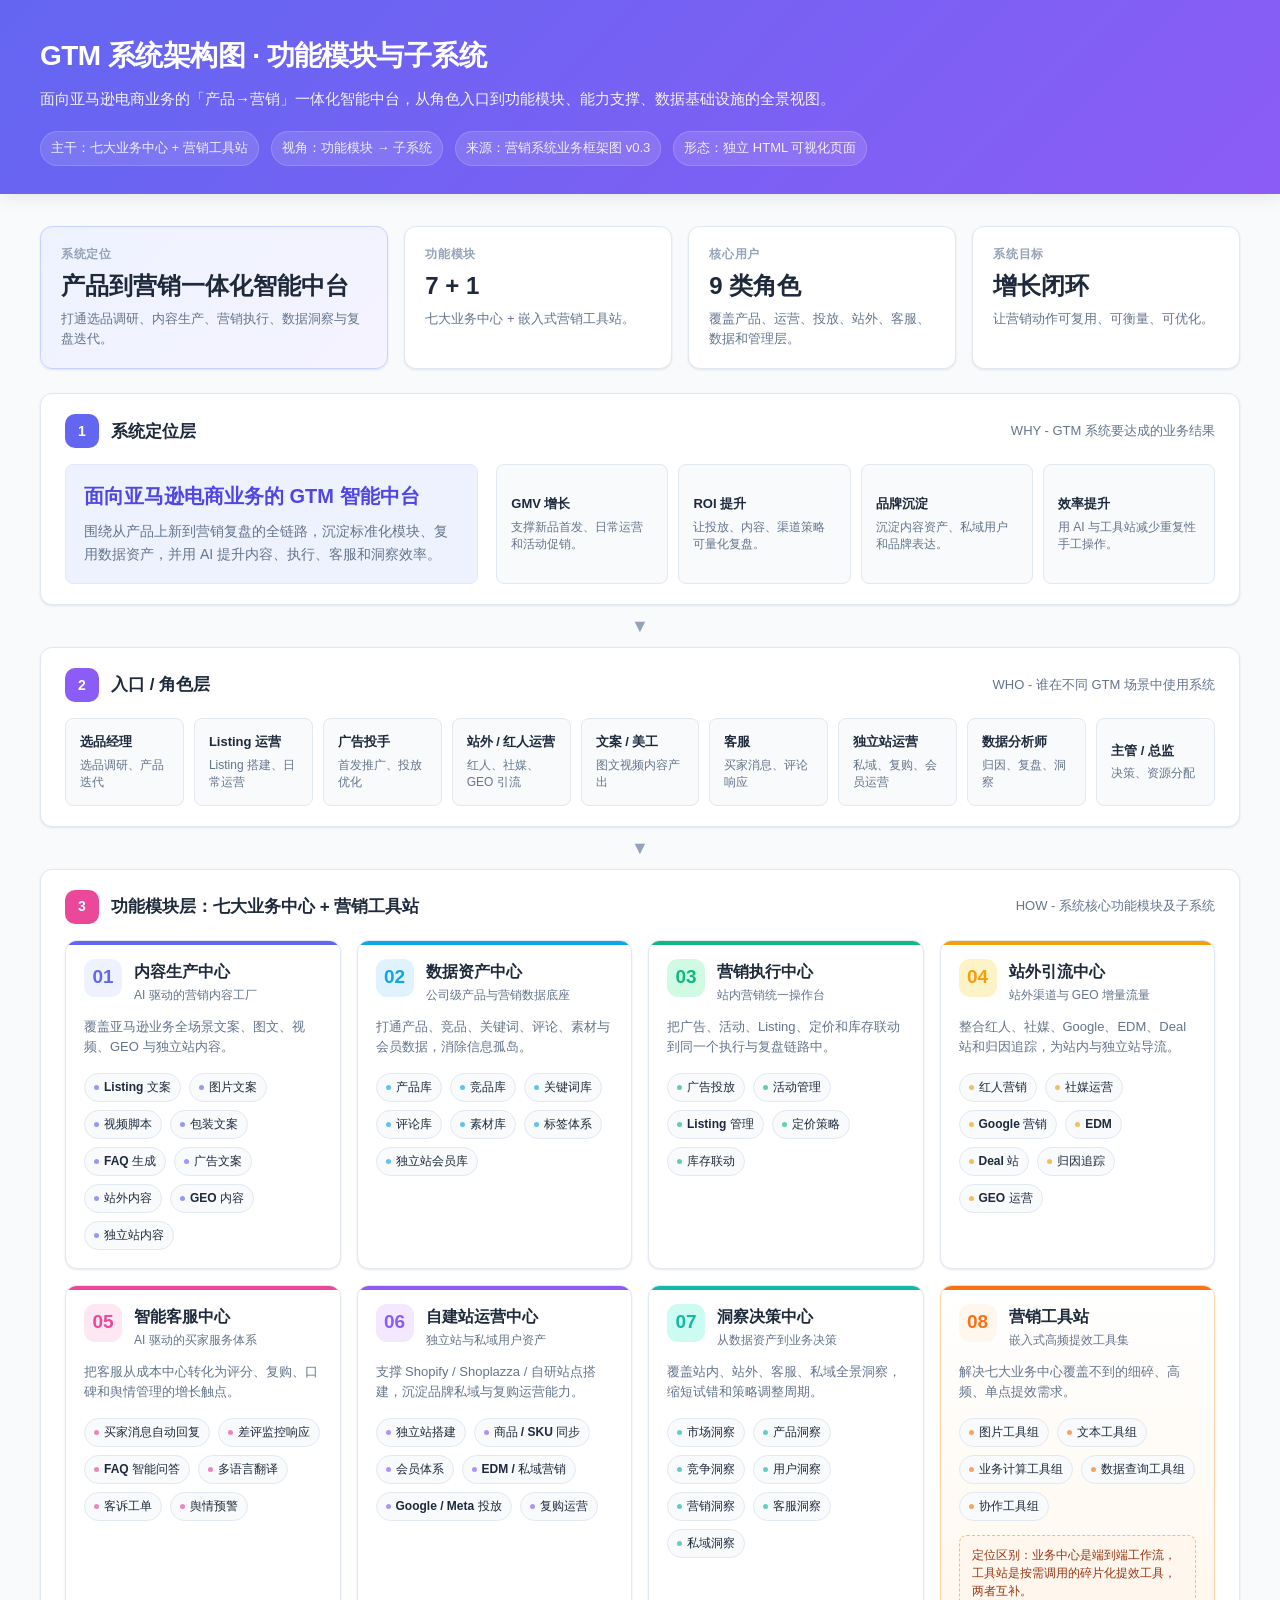
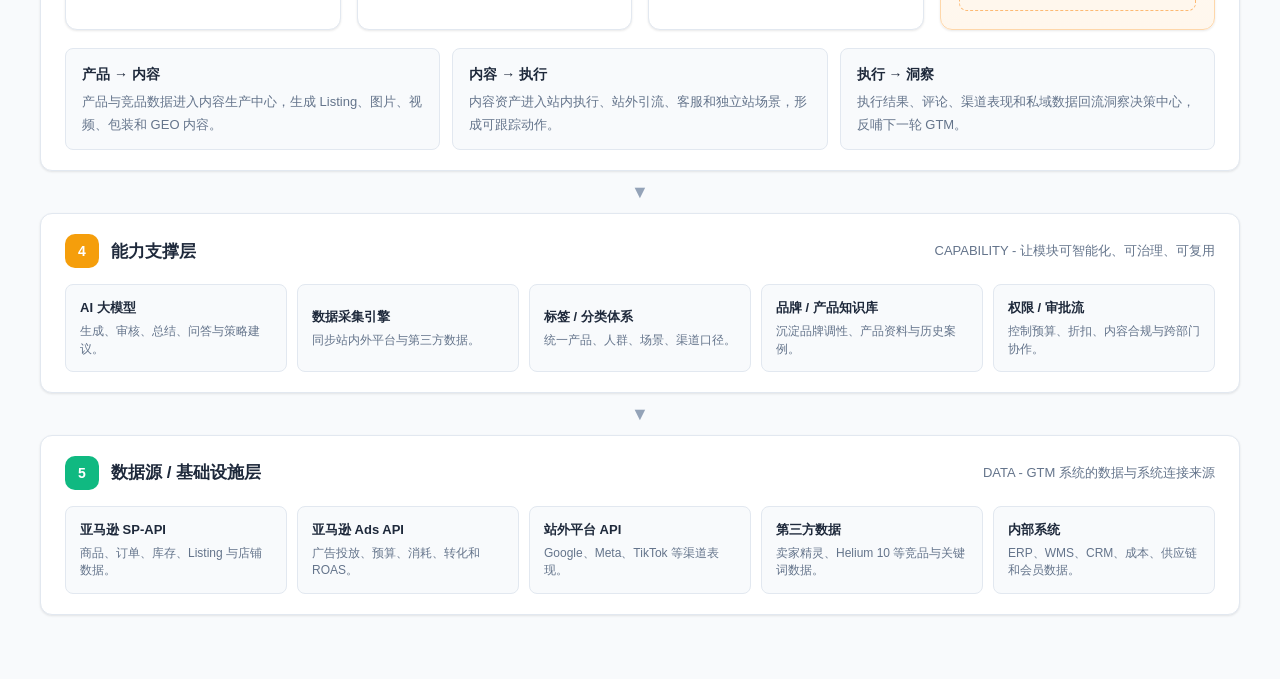
<file: 原型预览/GTM系统架构图.html>
<!DOCTYPE html>
<html lang="zh-CN">
<head>
<meta charset="UTF-8">
<meta name="viewport" content="width=device-width, initial-scale=1.0">
<title>GTM 系统架构图 - 功能模块与子系统</title>
<style>
  :root {
    --primary: #6366f1;
    --primary-dark: #4f46e5;
    --primary-light: #e0e7ff;
    --primary-soft: #eef2ff;
    --secondary: #8b5cf6;
    --success: #10b981;
    --success-light: #d1fae5;
    --warning: #f59e0b;
    --warning-light: #fef3c7;
    --danger: #ef4444;
    --info: #3b82f6;
    --info-light: #dbeafe;
    --bg: #f8fafc;
    --card: #ffffff;
    --border: #e2e8f0;
    --text: #1e293b;
    --text-muted: #64748b;
    --text-light: #94a3b8;
    --shadow: 0 1px 3px rgba(0,0,0,0.06), 0 1px 2px rgba(0,0,0,0.04);
    --shadow-md: 0 4px 16px rgba(0,0,0,0.08);
    --shadow-lg: 0 10px 40px rgba(0,0,0,0.12);
    --radius: 12px;
    --radius-sm: 8px;
    --transition: all 0.2s ease;
  }

  * { box-sizing: border-box; margin: 0; padding: 0; }

  body {
    font-family: -apple-system, BlinkMacSystemFont, 'PingFang SC', 'Microsoft YaHei', sans-serif;
    background: var(--bg);
    color: var(--text);
    font-size: 14px;
    line-height: 1.6;
    min-height: 100vh;
  }

  .header {
    background: linear-gradient(135deg, #6366f1 0%, #8b5cf6 100%);
    color: white;
    padding: 34px 40px 28px;
    box-shadow: var(--shadow-md);
  }

  .header-inner {
    max-width: 1440px;
    margin: 0 auto;
  }

  .header h1 {
    font-size: 28px;
    font-weight: 700;
    margin-bottom: 8px;
    letter-spacing: -0.02em;
  }

  .header .subtitle {
    font-size: 15px;
    opacity: 0.92;
    margin-bottom: 20px;
  }

  .header .meta {
    display: flex;
    flex-wrap: wrap;
    gap: 12px;
    font-size: 13px;
    opacity: 0.9;
  }

  .meta-pill {
    display: inline-flex;
    align-items: center;
    gap: 6px;
    padding: 6px 10px;
    border-radius: 999px;
    background: rgba(255,255,255,0.14);
    border: 1px solid rgba(255,255,255,0.18);
  }

  .main {
    max-width: 1440px;
    margin: 0 auto;
    padding: 32px 40px 64px;
  }

  .summary {
    display: grid;
    grid-template-columns: 1.3fr repeat(3, 1fr);
    gap: 16px;
    margin-bottom: 24px;
  }

  .summary-card {
    background: var(--card);
    border: 1px solid var(--border);
    border-radius: var(--radius);
    padding: 18px 20px;
    box-shadow: var(--shadow);
  }

  .summary-card.primary {
    background: linear-gradient(135deg, #eef2ff 0%, #f5f3ff 100%);
    border-color: #c7d2fe;
  }

  .summary-label {
    font-size: 12px;
    font-weight: 700;
    color: var(--text-light);
    text-transform: uppercase;
    letter-spacing: 0.06em;
    margin-bottom: 8px;
  }

  .summary-value {
    font-size: 24px;
    font-weight: 750;
    color: var(--text);
    line-height: 1.2;
  }

  .summary-desc {
    margin-top: 8px;
    color: var(--text-muted);
    font-size: 13px;
  }

  .architecture {
    display: flex;
    flex-direction: column;
    gap: 12px;
  }

  .layer {
    background: var(--card);
    border: 1px solid var(--border);
    border-radius: var(--radius);
    padding: 20px 24px;
    box-shadow: var(--shadow);
    transition: var(--transition);
  }

  .layer:hover {
    box-shadow: var(--shadow-md);
  }

  .layer-header {
    display: flex;
    align-items: center;
    gap: 12px;
    margin-bottom: 16px;
  }

  .layer-num {
    width: 34px;
    height: 34px;
    border-radius: 10px;
    display: flex;
    align-items: center;
    justify-content: center;
    color: white;
    font-size: 14px;
    font-weight: 750;
    flex-shrink: 0;
  }

  .layer-title {
    font-size: 17px;
    font-weight: 700;
  }

  .layer-desc {
    margin-left: auto;
    color: var(--text-muted);
    font-size: 13px;
    text-align: right;
  }

  .layer-1 .layer-num { background: #6366f1; }
  .layer-2 .layer-num { background: #8b5cf6; }
  .layer-3 .layer-num { background: #ec4899; }
  .layer-4 .layer-num { background: #f59e0b; }
  .layer-5 .layer-num { background: #10b981; }

  .connector {
    text-align: center;
    color: var(--text-light);
    font-size: 18px;
    line-height: 1;
  }

  .positioning {
    display: grid;
    grid-template-columns: 1.15fr 2fr;
    gap: 18px;
    align-items: stretch;
  }

  .positioning-main {
    border-radius: var(--radius-sm);
    background: var(--primary-soft);
    border: 1px solid var(--primary-light);
    padding: 18px;
  }

  .positioning-main h2 {
    font-size: 20px;
    line-height: 1.35;
    margin-bottom: 10px;
    color: var(--primary-dark);
  }

  .positioning-main p {
    color: var(--text-muted);
  }

  .goal-grid,
  .role-grid,
  .capability-grid,
  .data-grid {
    display: grid;
    gap: 10px;
  }

  .goal-grid {
    grid-template-columns: repeat(4, minmax(0, 1fr));
  }

  .role-grid {
    grid-template-columns: repeat(9, minmax(0, 1fr));
  }

  .capability-grid,
  .data-grid {
    grid-template-columns: repeat(5, minmax(0, 1fr));
  }

  .tile {
    min-height: 62px;
    padding: 13px 14px;
    border-radius: var(--radius-sm);
    border: 1px solid var(--border);
    background: var(--bg);
    display: flex;
    flex-direction: column;
    justify-content: center;
    gap: 4px;
    transition: var(--transition);
  }

  .tile:hover {
    transform: translateY(-2px);
    background: white;
    border-color: var(--primary);
    box-shadow: var(--shadow-md);
  }

  .tile-title {
    font-size: 13px;
    font-weight: 700;
    color: var(--text);
  }

  .tile-desc {
    font-size: 12px;
    color: var(--text-muted);
    line-height: 1.45;
  }

  .module-grid {
    display: grid;
    grid-template-columns: repeat(4, minmax(0, 1fr));
    gap: 16px;
  }

  .module-card {
    background: white;
    border: 1px solid var(--border);
    border-radius: var(--radius);
    padding: 18px;
    min-height: 292px;
    box-shadow: var(--shadow);
    transition: var(--transition);
    position: relative;
    overflow: hidden;
  }

  .module-card::before {
    content: "";
    position: absolute;
    top: 0;
    left: 0;
    right: 0;
    height: 4px;
    background: var(--module-color, var(--primary));
  }

  .module-card:hover {
    transform: translateY(-3px);
    box-shadow: var(--shadow-lg);
    border-color: var(--module-color, var(--primary));
  }

  .module-head {
    display: flex;
    align-items: flex-start;
    gap: 12px;
    margin-bottom: 12px;
  }

  .module-icon {
    width: 38px;
    height: 38px;
    border-radius: 11px;
    background: var(--module-soft, var(--primary-soft));
    color: var(--module-color, var(--primary));
    display: flex;
    align-items: center;
    justify-content: center;
    font-size: 19px;
    font-weight: 750;
    flex-shrink: 0;
  }

  .module-title {
    font-size: 16px;
    font-weight: 750;
    margin-bottom: 3px;
  }

  .module-subtitle {
    color: var(--text-muted);
    font-size: 12px;
    line-height: 1.45;
  }

  .module-value {
    color: var(--text-muted);
    font-size: 13px;
    margin-bottom: 14px;
    min-height: 42px;
  }

  .chip-list {
    display: flex;
    flex-wrap: wrap;
    gap: 8px;
  }

  .chip {
    display: inline-flex;
    align-items: center;
    gap: 5px;
    padding: 6px 9px;
    border-radius: 999px;
    background: var(--bg);
    border: 1px solid var(--border);
    color: var(--text);
    font-size: 12px;
    font-weight: 550;
    line-height: 1.25;
  }

  .chip::before {
    content: "";
    width: 5px;
    height: 5px;
    border-radius: 50%;
    background: var(--module-color, var(--primary));
    opacity: 0.65;
    flex-shrink: 0;
  }

  .module-content { --module-color: #6366f1; --module-soft: #eef2ff; }
  .module-data { --module-color: #0ea5e9; --module-soft: #e0f2fe; }
  .module-execution { --module-color: #10b981; --module-soft: #d1fae5; }
  .module-offsite { --module-color: #f59e0b; --module-soft: #fef3c7; }
  .module-service { --module-color: #ec4899; --module-soft: #fce7f3; }
  .module-dtc { --module-color: #8b5cf6; --module-soft: #f3e8ff; }
  .module-insight { --module-color: #14b8a6; --module-soft: #ccfbf1; }
  .module-tools {
    --module-color: #f97316;
    --module-soft: #fff7ed;
    background: linear-gradient(180deg, #ffffff 0%, #fff7ed 100%);
    border-color: #fed7aa;
  }

  .tool-note {
    margin-top: 14px;
    padding: 10px 12px;
    border-radius: var(--radius-sm);
    background: #fff7ed;
    border: 1px dashed #fdba74;
    color: #9a3412;
    font-size: 12px;
    line-height: 1.5;
  }

  .flow-note {
    margin-top: 18px;
    display: grid;
    grid-template-columns: repeat(3, minmax(0, 1fr));
    gap: 12px;
  }

  .flow-card {
    border-radius: var(--radius-sm);
    border: 1px solid var(--border);
    background: var(--bg);
    padding: 14px 16px;
  }

  .flow-card strong {
    display: block;
    margin-bottom: 5px;
    color: var(--text);
  }

  .flow-card span {
    color: var(--text-muted);
    font-size: 13px;
  }

  @media (max-width: 1180px) {
    .summary,
    .positioning,
    .flow-note {
      grid-template-columns: 1fr;
    }

    .module-grid {
      grid-template-columns: repeat(2, minmax(0, 1fr));
    }

    .role-grid {
      grid-template-columns: repeat(3, minmax(0, 1fr));
    }

    .goal-grid,
    .capability-grid,
    .data-grid {
      grid-template-columns: repeat(2, minmax(0, 1fr));
    }
  }

  @media (max-width: 720px) {
    .header {
      padding: 26px 20px 22px;
    }

    .main {
      padding: 24px 20px 48px;
    }

    .header h1 {
      font-size: 23px;
    }

    .layer {
      padding: 18px;
    }

    .layer-header {
      align-items: flex-start;
    }

    .layer-desc {
      display: none;
    }

    .module-grid,
    .role-grid,
    .goal-grid,
    .capability-grid,
    .data-grid {
      grid-template-columns: 1fr;
    }
  }

  ::-webkit-scrollbar { width: 8px; height: 8px; }
  ::-webkit-scrollbar-track { background: transparent; }
  ::-webkit-scrollbar-thumb { background: #cbd5e1; border-radius: 4px; }
  ::-webkit-scrollbar-thumb:hover { background: #94a3b8; }
</style>
</head>
<body>

<header class="header">
  <div class="header-inner">
    <h1>GTM 系统架构图 · 功能模块与子系统</h1>
    <div class="subtitle">面向亚马逊电商业务的「产品→营销」一体化智能中台，从角色入口到功能模块、能力支撑、数据基础设施的全景视图。</div>
    <div class="meta">
      <span class="meta-pill">主干：七大业务中心 + 营销工具站</span>
      <span class="meta-pill">视角：功能模块 → 子系统</span>
      <span class="meta-pill">来源：营销系统业务框架图 v0.3</span>
      <span class="meta-pill">形态：独立 HTML 可视化页面</span>
    </div>
  </div>
</header>

<main class="main">
  <section class="summary" aria-label="系统概览指标">
    <div class="summary-card primary">
      <div class="summary-label">系统定位</div>
      <div class="summary-value">产品到营销一体化智能中台</div>
      <div class="summary-desc">打通选品调研、内容生产、营销执行、数据洞察与复盘迭代。</div>
    </div>
    <div class="summary-card">
      <div class="summary-label">功能模块</div>
      <div class="summary-value">7 + 1</div>
      <div class="summary-desc">七大业务中心 + 嵌入式营销工具站。</div>
    </div>
    <div class="summary-card">
      <div class="summary-label">核心用户</div>
      <div class="summary-value">9 类角色</div>
      <div class="summary-desc">覆盖产品、运营、投放、站外、客服、数据和管理层。</div>
    </div>
    <div class="summary-card">
      <div class="summary-label">系统目标</div>
      <div class="summary-value">增长闭环</div>
      <div class="summary-desc">让营销动作可复用、可衡量、可优化。</div>
    </div>
  </section>

  <section class="architecture" aria-label="GTM 系统分层架构">
    <div class="layer layer-1">
      <div class="layer-header">
        <div class="layer-num">1</div>
        <div>
          <div class="layer-title">系统定位层</div>
        </div>
        <div class="layer-desc">WHY - GTM 系统要达成的业务结果</div>
      </div>
      <div class="positioning">
        <div class="positioning-main">
          <h2>面向亚马逊电商业务的 GTM 智能中台</h2>
          <p>围绕从产品上新到营销复盘的全链路，沉淀标准化模块、复用数据资产，并用 AI 提升内容、执行、客服和洞察效率。</p>
        </div>
        <div class="goal-grid">
          <div class="tile">
            <div class="tile-title">GMV 增长</div>
            <div class="tile-desc">支撑新品首发、日常运营和活动促销。</div>
          </div>
          <div class="tile">
            <div class="tile-title">ROI 提升</div>
            <div class="tile-desc">让投放、内容、渠道策略可量化复盘。</div>
          </div>
          <div class="tile">
            <div class="tile-title">品牌沉淀</div>
            <div class="tile-desc">沉淀内容资产、私域用户和品牌表达。</div>
          </div>
          <div class="tile">
            <div class="tile-title">效率提升</div>
            <div class="tile-desc">用 AI 与工具站减少重复性手工操作。</div>
          </div>
        </div>
      </div>
    </div>

    <div class="connector">▼</div>

    <div class="layer layer-2">
      <div class="layer-header">
        <div class="layer-num">2</div>
        <div class="layer-title">入口 / 角色层</div>
        <div class="layer-desc">WHO - 谁在不同 GTM 场景中使用系统</div>
      </div>
      <div class="role-grid">
        <div class="tile"><div class="tile-title">选品经理</div><div class="tile-desc">选品调研、产品迭代</div></div>
        <div class="tile"><div class="tile-title">Listing 运营</div><div class="tile-desc">Listing 搭建、日常运营</div></div>
        <div class="tile"><div class="tile-title">广告投手</div><div class="tile-desc">首发推广、投放优化</div></div>
        <div class="tile"><div class="tile-title">站外 / 红人运营</div><div class="tile-desc">红人、社媒、GEO 引流</div></div>
        <div class="tile"><div class="tile-title">文案 / 美工</div><div class="tile-desc">图文视频内容产出</div></div>
        <div class="tile"><div class="tile-title">客服</div><div class="tile-desc">买家消息、评论响应</div></div>
        <div class="tile"><div class="tile-title">独立站运营</div><div class="tile-desc">私域、复购、会员运营</div></div>
        <div class="tile"><div class="tile-title">数据分析师</div><div class="tile-desc">归因、复盘、洞察</div></div>
        <div class="tile"><div class="tile-title">主管 / 总监</div><div class="tile-desc">决策、资源分配</div></div>
      </div>
    </div>

    <div class="connector">▼</div>

    <div class="layer layer-3">
      <div class="layer-header">
        <div class="layer-num">3</div>
        <div class="layer-title">功能模块层：七大业务中心 + 营销工具站</div>
        <div class="layer-desc">HOW - 系统核心功能模块及子系统</div>
      </div>
      <div class="module-grid">
        <article class="module-card module-content">
          <div class="module-head">
            <div class="module-icon">01</div>
            <div>
              <div class="module-title">内容生产中心</div>
              <div class="module-subtitle">AI 驱动的营销内容工厂</div>
            </div>
          </div>
          <p class="module-value">覆盖亚马逊业务全场景文案、图文、视频、GEO 与独立站内容。</p>
          <div class="chip-list">
            <span class="chip">Listing 文案</span>
            <span class="chip">图片文案</span>
            <span class="chip">视频脚本</span>
            <span class="chip">包装文案</span>
            <span class="chip">FAQ 生成</span>
            <span class="chip">广告文案</span>
            <span class="chip">站外内容</span>
            <span class="chip">GEO 内容</span>
            <span class="chip">独立站内容</span>
          </div>
        </article>

        <article class="module-card module-data">
          <div class="module-head">
            <div class="module-icon">02</div>
            <div>
              <div class="module-title">数据资产中心</div>
              <div class="module-subtitle">公司级产品与营销数据底座</div>
            </div>
          </div>
          <p class="module-value">打通产品、竞品、关键词、评论、素材与会员数据，消除信息孤岛。</p>
          <div class="chip-list">
            <span class="chip">产品库</span>
            <span class="chip">竞品库</span>
            <span class="chip">关键词库</span>
            <span class="chip">评论库</span>
            <span class="chip">素材库</span>
            <span class="chip">标签体系</span>
            <span class="chip">独立站会员库</span>
          </div>
        </article>

        <article class="module-card module-execution">
          <div class="module-head">
            <div class="module-icon">03</div>
            <div>
              <div class="module-title">营销执行中心</div>
              <div class="module-subtitle">站内营销统一操作台</div>
            </div>
          </div>
          <p class="module-value">把广告、活动、Listing、定价和库存联动到同一个执行与复盘链路中。</p>
          <div class="chip-list">
            <span class="chip">广告投放</span>
            <span class="chip">活动管理</span>
            <span class="chip">Listing 管理</span>
            <span class="chip">定价策略</span>
            <span class="chip">库存联动</span>
          </div>
        </article>

        <article class="module-card module-offsite">
          <div class="module-head">
            <div class="module-icon">04</div>
            <div>
              <div class="module-title">站外引流中心</div>
              <div class="module-subtitle">站外渠道与 GEO 增量流量</div>
            </div>
          </div>
          <p class="module-value">整合红人、社媒、Google、EDM、Deal 站和归因追踪，为站内与独立站导流。</p>
          <div class="chip-list">
            <span class="chip">红人营销</span>
            <span class="chip">社媒运营</span>
            <span class="chip">Google 营销</span>
            <span class="chip">EDM</span>
            <span class="chip">Deal 站</span>
            <span class="chip">归因追踪</span>
            <span class="chip">GEO 运营</span>
          </div>
        </article>

        <article class="module-card module-service">
          <div class="module-head">
            <div class="module-icon">05</div>
            <div>
              <div class="module-title">智能客服中心</div>
              <div class="module-subtitle">AI 驱动的买家服务体系</div>
            </div>
          </div>
          <p class="module-value">把客服从成本中心转化为评分、复购、口碑和舆情管理的增长触点。</p>
          <div class="chip-list">
            <span class="chip">买家消息自动回复</span>
            <span class="chip">差评监控响应</span>
            <span class="chip">FAQ 智能问答</span>
            <span class="chip">多语言翻译</span>
            <span class="chip">客诉工单</span>
            <span class="chip">舆情预警</span>
          </div>
        </article>

        <article class="module-card module-dtc">
          <div class="module-head">
            <div class="module-icon">06</div>
            <div>
              <div class="module-title">自建站运营中心</div>
              <div class="module-subtitle">独立站与私域用户资产</div>
            </div>
          </div>
          <p class="module-value">支撑 Shopify / Shoplazza / 自研站点搭建，沉淀品牌私域与复购运营能力。</p>
          <div class="chip-list">
            <span class="chip">独立站搭建</span>
            <span class="chip">商品 / SKU 同步</span>
            <span class="chip">会员体系</span>
            <span class="chip">EDM / 私域营销</span>
            <span class="chip">Google / Meta 投放</span>
            <span class="chip">复购运营</span>
          </div>
        </article>

        <article class="module-card module-insight">
          <div class="module-head">
            <div class="module-icon">07</div>
            <div>
              <div class="module-title">洞察决策中心</div>
              <div class="module-subtitle">从数据资产到业务决策</div>
            </div>
          </div>
          <p class="module-value">覆盖站内、站外、客服、私域全景洞察，缩短试错和策略调整周期。</p>
          <div class="chip-list">
            <span class="chip">市场洞察</span>
            <span class="chip">产品洞察</span>
            <span class="chip">竞争洞察</span>
            <span class="chip">用户洞察</span>
            <span class="chip">营销洞察</span>
            <span class="chip">客服洞察</span>
            <span class="chip">私域洞察</span>
          </div>
        </article>

        <article class="module-card module-tools">
          <div class="module-head">
            <div class="module-icon">08</div>
            <div>
              <div class="module-title">营销工具站</div>
              <div class="module-subtitle">嵌入式高频提效工具集</div>
            </div>
          </div>
          <p class="module-value">解决七大业务中心覆盖不到的细碎、高频、单点提效需求。</p>
          <div class="chip-list">
            <span class="chip">图片工具组</span>
            <span class="chip">文本工具组</span>
            <span class="chip">业务计算工具组</span>
            <span class="chip">数据查询工具组</span>
            <span class="chip">协作工具组</span>
          </div>
          <div class="tool-note">定位区别：业务中心是端到端工作流，工具站是按需调用的碎片化提效工具，两者互补。</div>
        </article>
      </div>

      <div class="flow-note">
        <div class="flow-card">
          <strong>产品 → 内容</strong>
          <span>产品与竞品数据进入内容生产中心，生成 Listing、图片、视频、包装和 GEO 内容。</span>
        </div>
        <div class="flow-card">
          <strong>内容 → 执行</strong>
          <span>内容资产进入站内执行、站外引流、客服和独立站场景，形成可跟踪动作。</span>
        </div>
        <div class="flow-card">
          <strong>执行 → 洞察</strong>
          <span>执行结果、评论、渠道表现和私域数据回流洞察决策中心，反哺下一轮 GTM。</span>
        </div>
      </div>
    </div>

    <div class="connector">▼</div>

    <div class="layer layer-4">
      <div class="layer-header">
        <div class="layer-num">4</div>
        <div class="layer-title">能力支撑层</div>
        <div class="layer-desc">CAPABILITY - 让模块可智能化、可治理、可复用</div>
      </div>
      <div class="capability-grid">
        <div class="tile"><div class="tile-title">AI 大模型</div><div class="tile-desc">生成、审核、总结、问答与策略建议。</div></div>
        <div class="tile"><div class="tile-title">数据采集引擎</div><div class="tile-desc">同步站内外平台与第三方数据。</div></div>
        <div class="tile"><div class="tile-title">标签 / 分类体系</div><div class="tile-desc">统一产品、人群、场景、渠道口径。</div></div>
        <div class="tile"><div class="tile-title">品牌 / 产品知识库</div><div class="tile-desc">沉淀品牌调性、产品资料与历史案例。</div></div>
        <div class="tile"><div class="tile-title">权限 / 审批流</div><div class="tile-desc">控制预算、折扣、内容合规与跨部门协作。</div></div>
      </div>
    </div>

    <div class="connector">▼</div>

    <div class="layer layer-5">
      <div class="layer-header">
        <div class="layer-num">5</div>
        <div class="layer-title">数据源 / 基础设施层</div>
        <div class="layer-desc">DATA - GTM 系统的数据与系统连接来源</div>
      </div>
      <div class="data-grid">
        <div class="tile"><div class="tile-title">亚马逊 SP-API</div><div class="tile-desc">商品、订单、库存、Listing 与店铺数据。</div></div>
        <div class="tile"><div class="tile-title">亚马逊 Ads API</div><div class="tile-desc">广告投放、预算、消耗、转化和 ROAS。</div></div>
        <div class="tile"><div class="tile-title">站外平台 API</div><div class="tile-desc">Google、Meta、TikTok 等渠道表现。</div></div>
        <div class="tile"><div class="tile-title">第三方数据</div><div class="tile-desc">卖家精灵、Helium 10 等竞品与关键词数据。</div></div>
        <div class="tile"><div class="tile-title">内部系统</div><div class="tile-desc">ERP、WMS、CRM、成本、供应链和会员数据。</div></div>
      </div>
    </div>
  </section>
</main>

</body>
</html>
</file>
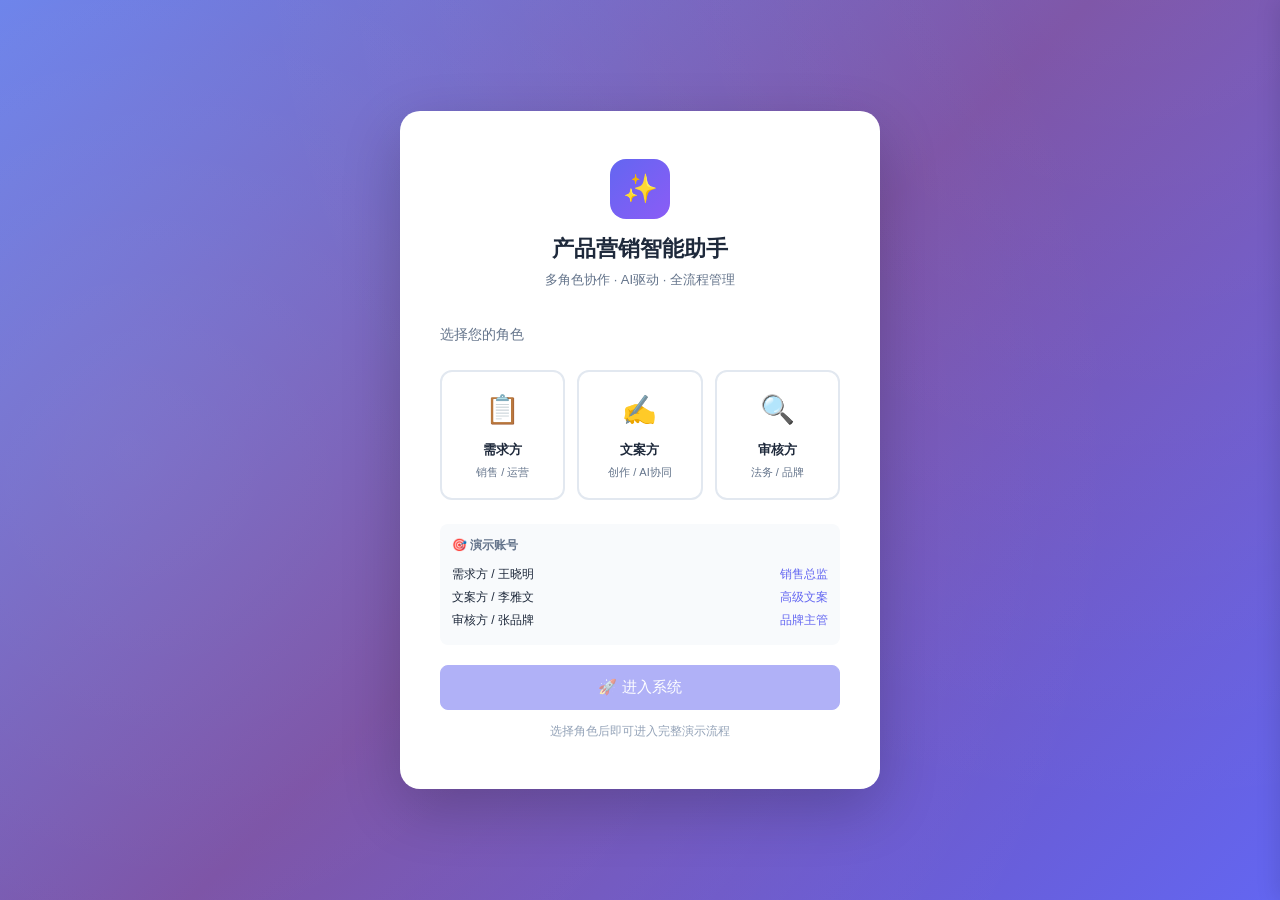
<file: 原型预览/产品营销智能助手系统.html>
<!DOCTYPE html>
<html lang="zh-CN">
<head>
<meta charset="UTF-8">
<meta name="viewport" content="width=device-width, initial-scale=1.0">
<title>产品营销智能助手系统</title>
<style>
  /* ===== 全局变量 ===== */
  :root {
    --primary: #6366f1;
    --primary-dark: #4f46e5;
    --primary-light: #e0e7ff;
    --secondary: #8b5cf6;
    --success: #10b981;
    --warning: #f59e0b;
    --danger: #ef4444;
    --info: #3b82f6;
    --bg: #f8fafc;
    --card: #ffffff;
    --border: #e2e8f0;
    --text: #1e293b;
    --text-muted: #64748b;
    --text-light: #94a3b8;
    --shadow: 0 1px 3px rgba(0,0,0,0.06), 0 1px 2px rgba(0,0,0,0.04);
    --shadow-md: 0 4px 16px rgba(0,0,0,0.08);
    --shadow-lg: 0 10px 40px rgba(0,0,0,0.12);
    --radius: 12px;
    --radius-sm: 8px;
    --transition: all 0.2s ease;
  }

  * { box-sizing: border-box; margin: 0; padding: 0; }
  
  body {
    font-family: -apple-system, BlinkMacSystemFont, 'PingFang SC', 'Microsoft YaHei', sans-serif;
    background: var(--bg);
    color: var(--text);
    font-size: 14px;
    line-height: 1.6;
    overflow-x: hidden;
  }

  /* ===== 页面系统 ===== */
  .page { display: none; min-height: 100vh; }
  .page.active { display: flex; }

  /* ===== 通用组件 ===== */
  .btn {
    display: inline-flex; align-items: center; gap: 6px;
    padding: 9px 18px; border-radius: var(--radius-sm);
    font-size: 14px; font-weight: 500; cursor: pointer;
    border: 1px solid transparent; transition: var(--transition);
    text-decoration: none; white-space: nowrap;
  }
  .btn-primary { background: var(--primary); color: white; border-color: var(--primary); }
  .btn-primary:hover { background: var(--primary-dark); border-color: var(--primary-dark); transform: translateY(-1px); box-shadow: 0 4px 12px rgba(99,102,241,0.3); }
  .btn-secondary { background: white; color: var(--text); border-color: var(--border); }
  .btn-secondary:hover { background: var(--bg); border-color: #cbd5e1; }
  .btn-success { background: var(--success); color: white; }
  .btn-success:hover { background: #059669; transform: translateY(-1px); }
  .btn-danger { background: var(--danger); color: white; }
  .btn-danger:hover { background: #dc2626; transform: translateY(-1px); }
  .btn-warning { background: var(--warning); color: white; }
  .btn-warning:hover { background: #d97706; }
  .btn-ghost { background: transparent; color: var(--primary); border-color: var(--primary-light); }
  .btn-ghost:hover { background: var(--primary-light); }
  .btn-sm { padding: 6px 12px; font-size: 12px; }
  .btn-lg { padding: 12px 24px; font-size: 15px; }
  .btn-block { width: 100%; justify-content: center; }
  .btn:disabled { opacity: 0.5; cursor: not-allowed; transform: none !important; }

  .badge {
    display: inline-flex; align-items: center;
    padding: 2px 8px; border-radius: 20px;
    font-size: 12px; font-weight: 500;
  }
  .badge-primary { background: var(--primary-light); color: var(--primary); }
  .badge-success { background: #d1fae5; color: #065f46; }
  .badge-warning { background: #fef3c7; color: #92400e; }
  .badge-danger { background: #fee2e2; color: #991b1b; }
  .badge-info { background: #dbeafe; color: #1e40af; }
  .badge-purple { background: #ede9fe; color: #5b21b6; }
  .badge-gray { background: #f1f5f9; color: #475569; }

  .tag {
    display: inline-flex; align-items: center; gap: 4px;
    padding: 3px 10px; border-radius: 20px; font-size: 12px;
    background: var(--primary-light); color: var(--primary);
  }

  .card {
    background: var(--card); border-radius: var(--radius);
    border: 1px solid var(--border); box-shadow: var(--shadow);
  }

  .avatar {
    width: 36px; height: 36px; border-radius: 50%;
    display: flex; align-items: center; justify-content: center;
    font-weight: 600; font-size: 14px; color: white; flex-shrink: 0;
  }

  .form-group { margin-bottom: 20px; }
  .form-label {
    display: block; margin-bottom: 6px; font-weight: 500; font-size: 14px; color: var(--text);
  }
  .form-label .required { color: var(--danger); margin-left: 2px; }
  .form-label .optional { color: var(--text-light); font-size: 12px; font-weight: 400; margin-left: 4px; }
  .form-input, .form-select, .form-textarea {
    width: 100%; padding: 10px 14px; border-radius: var(--radius-sm);
    border: 1px solid var(--border); background: white; color: var(--text);
    font-size: 14px; transition: var(--transition); font-family: inherit;
    outline: none;
  }
  .form-input:focus, .form-select:focus, .form-textarea:focus {
    border-color: var(--primary); box-shadow: 0 0 0 3px rgba(99,102,241,0.1);
  }
  .form-textarea { resize: vertical; min-height: 100px; }
  .form-hint { margin-top: 4px; font-size: 12px; color: var(--text-light); }

  /* ===== 登录页 ===== */
  #page-login {
    background: linear-gradient(135deg, #667eea 0%, #764ba2 50%, #6366f1 100%);
    align-items: center; justify-content: center; flex-direction: column;
    position: relative; overflow: hidden;
  }
  #page-login::before {
    content: ''; position: absolute; top: -50%; left: -50%;
    width: 200%; height: 200%;
    background: radial-gradient(circle at 30% 50%, rgba(255,255,255,0.1) 0%, transparent 50%),
                radial-gradient(circle at 70% 20%, rgba(255,255,255,0.08) 0%, transparent 40%);
  }
  .login-card {
    background: white; border-radius: 20px; padding: 48px 40px;
    width: 480px; box-shadow: 0 20px 60px rgba(0,0,0,0.2);
    position: relative; z-index: 1;
  }
  .login-logo {
    text-align: center; margin-bottom: 32px;
  }
  .login-logo .logo-icon {
    width: 60px; height: 60px; background: linear-gradient(135deg, var(--primary), var(--secondary));
    border-radius: 16px; display: flex; align-items: center; justify-content: center;
    font-size: 28px; margin: 0 auto 12px;
  }
  .login-logo h1 { font-size: 22px; font-weight: 700; color: var(--text); margin-bottom: 4px; }
  .login-logo p { color: var(--text-muted); font-size: 13px; }
  .role-grid { display: grid; grid-template-columns: 1fr 1fr 1fr; gap: 12px; margin: 24px 0; }
  .role-card {
    border: 2px solid var(--border); border-radius: var(--radius); padding: 16px 12px;
    text-align: center; cursor: pointer; transition: var(--transition);
  }
  .role-card:hover { border-color: var(--primary); background: var(--primary-light); }
  .role-card.selected { border-color: var(--primary); background: var(--primary-light); }
  .role-card .role-icon { font-size: 28px; margin-bottom: 8px; }
  .role-card .role-name { font-size: 13px; font-weight: 600; color: var(--text); }
  .role-card .role-desc { font-size: 11px; color: var(--text-muted); margin-top: 3px; }
  .demo-accounts { background: var(--bg); border-radius: var(--radius-sm); padding: 12px; margin-bottom: 20px; }
  .demo-accounts h4 { font-size: 12px; color: var(--text-muted); margin-bottom: 8px; }
  .demo-account { display: flex; justify-content: space-between; font-size: 12px; padding: 2px 0; }
  .demo-account span:first-child { color: var(--text); }
  .demo-account span:last-child { color: var(--primary); font-weight: 500; }

  /* ===== 主布局 ===== */
  .app-layout { display: flex; width: 100%; min-height: 100vh; }

  /* ===== 侧边导航 ===== */
  .sidebar {
    width: 240px; background: white; border-right: 1px solid var(--border);
    display: flex; flex-direction: column; flex-shrink: 0;
    position: fixed; top: 0; left: 0; bottom: 0; z-index: 100;
    transition: transform 0.25s ease;
  }
  .main-content { transition: margin-left 0.25s ease; }
  .sidebar-logo {
    padding: 20px; border-bottom: 1px solid var(--border);
    display: flex; align-items: center; gap: 10px;
  }
  .sidebar-logo .logo { width: 36px; height: 36px; background: linear-gradient(135deg, var(--primary), var(--secondary)); border-radius: 10px; display: flex; align-items: center; justify-content: center; font-size: 18px; }
  .sidebar-logo .logo-text h3 { font-size: 14px; font-weight: 700; color: var(--text); }
  .sidebar-logo .logo-text p { font-size: 11px; color: var(--text-muted); }
  .sidebar-nav { flex: 1; padding: 12px 0; overflow-y: auto; }
  .nav-section { margin-bottom: 4px; }
  .nav-section-title { padding: 6px 20px; font-size: 11px; font-weight: 600; color: var(--text-light); text-transform: uppercase; letter-spacing: 0.5px; }
  .nav-item {
    display: flex; align-items: center; gap: 10px;
    padding: 10px 20px; cursor: pointer; transition: var(--transition);
    border-radius: 0; position: relative; color: var(--text-muted);
    font-size: 14px; font-weight: 500;
  }
  .nav-item:hover { background: var(--bg); color: var(--text); }
  .nav-item.active { background: var(--primary-light); color: var(--primary); }
  .nav-item.active::before { content: ''; position: absolute; left: 0; top: 0; bottom: 0; width: 3px; background: var(--primary); border-radius: 0 2px 2px 0; }
  .nav-item .nav-icon { width: 20px; text-align: center; font-size: 16px; }
  .nav-item .nav-badge {
    margin-left: auto; min-width: 20px; height: 20px; border-radius: 10px;
    background: var(--danger); color: white; font-size: 11px;
    display: flex; align-items: center; justify-content: center; padding: 0 6px;
  }
  .sidebar-user {
    padding: 16px 20px; border-top: 1px solid var(--border);
    display: flex; align-items: center; gap: 10px;
  }
  .sidebar-user .user-info { flex: 1; min-width: 0; }
  .sidebar-user .user-name { font-size: 14px; font-weight: 600; color: var(--text); }
  .sidebar-user .user-role { font-size: 12px; color: var(--text-muted); }
  .sidebar-user .logout-btn { cursor: pointer; color: var(--text-light); font-size: 16px; padding: 4px; border-radius: 6px; }
  .sidebar-user .logout-btn:hover { color: var(--danger); background: #fee2e2; }

  /* ===== 主内容区 ===== */
  .main-content { margin-left: 240px; flex: 1; display: flex; flex-direction: column; min-height: 100vh; }
  .page-header {
    background: white; border-bottom: 1px solid var(--border);
    padding: 16px 28px; display: flex; align-items: center; justify-content: space-between;
    position: sticky; top: 0; z-index: 50;
  }
  .page-title h2 { font-size: 18px; font-weight: 700; color: var(--text); }
  .page-title p { font-size: 13px; color: var(--text-muted); margin-top: 1px; }
  .page-body { flex: 1; padding: 24px 28px; }

  /* ===== 仪表盘 ===== */
  /* ===== 场景选择卡片 ===== */
  .scene-select-card {
    border: 2px solid var(--border); border-radius: var(--radius); padding: 16px;
    cursor: pointer; transition: var(--transition); position: relative;
    background: white;
  }
  .scene-select-card:hover { border-color: var(--primary); background: var(--primary-light); transform: translateY(-2px); box-shadow: 0 4px 16px rgba(99,102,241,0.12); }
  .scene-select-card.selected { border-color: var(--primary); background: var(--primary-light); box-shadow: 0 0 0 3px rgba(99,102,241,0.15); }

  /* 聊天侧边任务列表 */
  .chat-todo-item {
    padding: 12px 14px; border-bottom: 1px solid var(--border); cursor: pointer;
    transition: background 0.15s; border-left: 3px solid transparent;
  }
  .chat-todo-item:hover { background: var(--bg); }
  .chat-todo-item.active { background: var(--primary-light); border-left-color: var(--primary); }
  .chat-todo-item .cti-title { font-size: 12px; font-weight: 600; color: var(--text); line-height: 1.4; margin-bottom: 2px; }
  .chat-todo-item .cti-meta { font-size: 11px; color: var(--text-muted); }

  /* ===== AI 创作入口 Banner ===== */
  .ai-banner {
    background: linear-gradient(135deg, #6366f1 0%, #8b5cf6 50%, #a78bfa 100%);
    border-radius: var(--radius); padding: 20px 24px;
    display: flex; align-items: center; gap: 16px;
    margin-bottom: 20px; cursor: pointer; transition: var(--transition);
    box-shadow: 0 4px 20px rgba(99,102,241,0.3);
  }
  .ai-banner:hover { transform: translateY(-2px); box-shadow: 0 8px 28px rgba(99,102,241,0.38); }
  .ai-banner-icon { font-size: 32px; flex-shrink: 0; }
  .ai-banner-info { flex: 1; color: white; }
  .ai-banner-info h3 { font-size: 16px; font-weight: 700; margin-bottom: 4px; }
  .ai-banner-tag {
    display: inline-flex; align-items: center; gap: 5px;
    background: rgba(255,255,255,0.2); border-radius: 20px;
    padding: 2px 10px; font-size: 12px; color: white; margin-right: 8px;
  }
  .ai-banner-tag .dot { width: 6px; height: 6px; border-radius: 50%; background: #4ade80; display: inline-block; animation: pulse 2s ease infinite; }
  @keyframes pulse { 0%,100%{opacity:1;} 50%{opacity:0.4;} }
  .ai-banner-actions { display: flex; gap: 10px; flex-shrink: 0; }
  .ai-banner-btn {
    padding: 9px 18px; border-radius: var(--radius-sm); font-size: 14px;
    font-weight: 600; cursor: pointer; border: none; transition: var(--transition);
  }
  .ai-banner-btn-primary { background: white; color: var(--primary); }
  .ai-banner-btn-primary:hover { background: #f0f0ff; transform: translateY(-1px); }

  /* ===== AI 场景快捷入口 ===== */
  .ai-scene-grid { display: grid; grid-template-columns: repeat(4, 1fr); gap: 12px; margin-bottom: 24px; }
  .ai-scene-card {
    background: white; border: 1px solid var(--border); border-radius: var(--radius);
    padding: 16px 14px; cursor: pointer; transition: var(--transition);
    display: flex; flex-direction: column; gap: 8px; position: relative; overflow: hidden;
  }
  .ai-scene-card:hover { border-color: var(--primary); box-shadow: 0 4px 16px rgba(99,102,241,0.12); transform: translateY(-2px); }
  .ai-scene-card .ai-scene-icon { font-size: 26px; }
  .ai-scene-card .ai-scene-name { font-size: 13px; font-weight: 600; color: var(--text); line-height: 1.4; }
  .ai-scene-card .ai-scene-desc { font-size: 12px; color: var(--text-muted); line-height: 1.5; }
  .ai-scene-tag {
    display: inline-flex; align-items: center; padding: 2px 8px;
    border-radius: 20px; font-size: 11px; font-weight: 600; position: absolute; top: 10px; right: 10px;
  }
  .tag-hot { background: #fee2e2; color: #dc2626; }
  .tag-new { background: #d1fae5; color: #059669; }
  .tag-insight { background: #dbeafe; color: #2563eb; }

  .stats-grid { display: grid; grid-template-columns: repeat(4, 1fr); gap: 16px; margin-bottom: 24px; }
  .stat-card {
    background: white; border-radius: var(--radius); padding: 20px;
    border: 1px solid var(--border); display: flex; align-items: center; gap: 16px;
  }
  .stat-icon { width: 48px; height: 48px; border-radius: 12px; display: flex; align-items: center; justify-content: center; font-size: 22px; flex-shrink: 0; }
  .stat-info .stat-value { font-size: 24px; font-weight: 700; color: var(--text); }
  .stat-info .stat-label { font-size: 13px; color: var(--text-muted); }
  .stat-info .stat-change { font-size: 12px; color: var(--success); }

  .dashboard-grid { display: grid; grid-template-columns: 1fr 1fr; gap: 20px; }
  .section-header { display: flex; align-items: center; justify-content: space-between; margin-bottom: 16px; }
  .section-title { font-size: 15px; font-weight: 600; color: var(--text); }

  .task-list { display: flex; flex-direction: column; gap: 12px; }
  .task-item {
    display: flex; align-items: center; gap: 14px; padding: 16px;
    background: white; border-radius: var(--radius); border: 1px solid var(--border);
    cursor: pointer; transition: var(--transition);
  }
  .task-item:hover { border-color: var(--primary); box-shadow: var(--shadow-md); transform: translateY(-1px); }
  .task-icon { width: 40px; height: 40px; border-radius: 10px; display: flex; align-items: center; justify-content: center; font-size: 18px; flex-shrink: 0; }
  .task-info { flex: 1; min-width: 0; }
  .task-title { font-size: 14px; font-weight: 600; color: var(--text); white-space: nowrap; overflow: hidden; text-overflow: ellipsis; }
  .task-meta { font-size: 12px; color: var(--text-muted); margin-top: 2px; }
  .task-actions { display: flex; align-items: center; gap: 8px; }

  /* ===== 需求表单 ===== */
  .form-card { background: white; border-radius: var(--radius); border: 1px solid var(--border); }
  .form-card-header {
    padding: 20px 24px; border-bottom: 1px solid var(--border);
    display: flex; align-items: center; gap: 12px;
  }
  .form-card-body { padding: 24px; }
  .form-card-footer { padding: 16px 24px; border-top: 1px solid var(--border); display: flex; align-items: center; justify-content: space-between; background: var(--bg); border-radius: 0 0 var(--radius) var(--radius); }
  .form-row { display: grid; grid-template-columns: 1fr 1fr; gap: 16px; }
  .form-row-3 { display: grid; grid-template-columns: 1fr 1fr 1fr; gap: 16px; }
  .tag-input { display: flex; flex-wrap: wrap; gap: 6px; padding: 8px 12px; border: 1px solid var(--border); border-radius: var(--radius-sm); background: white; min-height: 42px; cursor: text; }
  .tag-input:focus-within { border-color: var(--primary); box-shadow: 0 0 0 3px rgba(99,102,241,0.1); }
  .tag-input input { border: none; outline: none; font-size: 14px; flex: 1; min-width: 100px; background: transparent; }
  .upload-zone {
    border: 2px dashed var(--border); border-radius: var(--radius);
    padding: 32px; text-align: center; cursor: pointer; transition: var(--transition);
  }
  .upload-zone:hover { border-color: var(--primary); background: var(--primary-light); }
  .upload-zone .upload-icon { font-size: 36px; margin-bottom: 8px; }
  .upload-zone .upload-text { font-size: 14px; color: var(--text-muted); }
  .step-indicator { display: flex; align-items: center; gap: 0; margin-bottom: 28px; }
  .step { display: flex; align-items: center; flex: 1; }
  .step-dot {
    width: 32px; height: 32px; border-radius: 50%; display: flex; align-items: center; justify-content: center;
    font-size: 13px; font-weight: 600; flex-shrink: 0; border: 2px solid var(--border); color: var(--text-light); background: white;
  }
  .step.active .step-dot { border-color: var(--primary); color: var(--primary); background: var(--primary-light); }
  .step.done .step-dot { border-color: var(--success); background: var(--success); color: white; }
  .step-label { margin-left: 8px; font-size: 13px; color: var(--text-muted); font-weight: 500; }
  .step.active .step-label, .step.done .step-label { color: var(--text); }
  .step-line { flex: 1; height: 1px; background: var(--border); margin: 0 4px; }
  .step.done .step-line { background: var(--success); }
  .range-slider { width: 100%; }
  .slider-labels { display: flex; justify-content: space-between; font-size: 12px; color: var(--text-muted); margin-top: 4px; }

  /* ===== AI对话界面 ===== */
  #view-chat { display: none; }
  #view-chat.active { display: flex; }

  /* 全局：进入chat时隐藏侧边栏实现全屏 */
  .chat-fullscreen .sidebar { transform: translateX(-240px); transition: transform 0.25s ease; }
  .chat-fullscreen .main-content { margin-left: 0; transition: margin-left 0.25s ease; }

  /* 两栏布局：左任务 + 右对话 */
  .chat-layout, .chat-2col {
    display: flex; flex: 1;
    height: calc(100vh - 65px); /* 页头高度 65px */
    overflow: hidden;
  }

  /* 左侧：任务列表 */
  .chat-sidebar, .chat-tasks-panel {
    width: 240px; border-right: 1px solid var(--border); background: white;
    display: flex; flex-direction: column; flex-shrink: 0; overflow: hidden;
  }
  .chat-sidebar-header, .panel-hd {
    padding: 13px 16px; border-bottom: 1px solid var(--border);
    font-size: 13px; font-weight: 600; color: var(--text);
    display: flex; align-items: center; justify-content: space-between; flex-shrink: 0;
  }
  .chat-sidebar-header h3 { font-size: 14px; font-weight: 600; color: var(--text); margin-bottom: 2px; }
  .chat-sidebar-header p { font-size: 12px; color: var(--text-muted); }
  .demand-card-mini { padding: 16px; overflow-y: auto; flex: 1; }
  .demand-field { margin-bottom: 14px; }
  .demand-field-label { font-size: 11px; font-weight: 600; color: var(--text-light); text-transform: uppercase; letter-spacing: 0.3px; margin-bottom: 4px; }
  .demand-field-value { font-size: 13px; color: var(--text); }
  .demand-field-tags { display: flex; flex-wrap: wrap; gap: 4px; margin-top: 4px; }
  .view-full-btn { margin: 12px 16px; }

  /* 任务列表项 */
  .task-item-mini {
    padding: 10px 14px; border-bottom: 1px solid var(--border); cursor: pointer;
    transition: background 0.15s; border-left: 3px solid transparent;
  }
  .task-item-mini:hover { background: var(--bg); }
  .task-item-mini.active { background: var(--primary-light); border-left-color: var(--primary); }
  .task-item-mini .tim-title { font-size: 12px; font-weight: 600; color: var(--text); line-height: 1.4; }
  .task-item-mini .tim-meta { font-size: 11px; color: var(--text-muted); margin-top: 2px; }
  .task-item-mini .tim-badge { margin-top: 4px; }

  /* 右侧对话主区 */
  .chat-main, .chat-main-panel {
    flex: 1; display: flex; flex-direction: column; overflow: hidden; background: #f8f9fc;
  }

  /* 工具栏 */
  .chat-toolbar, .chat-main-toolbar {
    padding: 10px 20px; border-bottom: 1px solid var(--border); background: white;
    display: flex; align-items: center; justify-content: space-between; flex-shrink: 0;
  }
  .chat-toolbar-left { display: flex; align-items: center; gap: 10px; }
  .chat-toolbar-right { display: flex; align-items: center; gap: 8px; }
  .version-selector {
    display: flex; align-items: center; gap: 6px; padding: 6px 12px;
    border: 1px solid var(--border); border-radius: var(--radius-sm); cursor: pointer;
    font-size: 13px; color: var(--text); background: white;
  }
  .version-selector:hover { border-color: var(--primary); }

  /* 消息滚动区：flex:1 撑满，消息从底部往上堆叠 */
  .messages, .chat-msgs {
    flex: 1; overflow-y: auto; padding: 20px;
    display: flex; flex-direction: column; gap: 14px;
    min-height: 0; /* 关键：允许 flex 子元素收缩 */
  }
  /* 顶部弹性空白，将消息推到底部 */
  .messages::before, .chat-msgs::before {
    content: ''; flex: 1; min-height: 0;
  }

  /* 消息气泡 */
  .message { display: flex; gap: 12px; max-width: 86%; }
  .message.user { align-self: flex-end; flex-direction: row-reverse; }
  .message.ai { align-self: flex-start; }
  .message-avatar { width: 32px; height: 32px; border-radius: 50%; flex-shrink: 0; display: flex; align-items: center; justify-content: center; font-size: 14px; font-weight: 600; }
  .message-content {
    background: white; border: 1px solid var(--border); border-radius: 14px; padding: 12px 16px;
    box-shadow: 0 1px 4px rgba(0,0,0,0.06);
  }
  .message.user .message-content { background: var(--primary); color: white; border-color: var(--primary); border-radius: 14px 4px 14px 14px; }
  .message.ai .message-content { border-radius: 4px 14px 14px 14px; }
  .message-text { font-size: 14px; line-height: 1.7; }
  .message-meta { font-size: 11px; color: var(--text-light); margin-top: 6px; display: flex; align-items: center; gap: 8px; }
  .message.user .message-meta { color: rgba(255,255,255,0.6); justify-content: flex-end; }
  .copy-btn-inline { cursor: pointer; font-size: 11px; padding: 2px 6px; border-radius: 4px; border: 1px solid var(--border); background: white; color: var(--text-muted); }
  .copy-btn-inline:hover { border-color: var(--primary); color: var(--primary); }

  /* AI 生成结果块 */
  .ai-result-block {
    background: var(--bg); border-radius: 10px; padding: 14px; margin-top: 10px;
    border: 1px solid var(--border); position: relative;
  }
  .ai-result-block .result-title { font-size: 12px; font-weight: 600; color: var(--text-muted); margin-bottom: 8px; display: flex; align-items: center; justify-content: space-between; }
  .ai-result-block .result-content { font-size: 14px; line-height: 1.8; color: var(--text); white-space: pre-line; }
  .ai-result-block .result-actions { display: flex; gap: 6px; margin-top: 10px; flex-wrap: wrap; }

  /* 思考动画 */
  .thinking-indicator { display: flex; gap: 4px; align-items: center; padding: 8px 0; }
  .thinking-dot { width: 8px; height: 8px; border-radius: 50%; background: var(--text-light); animation: thinking 1.4s ease infinite; }
  .thinking-dot:nth-child(2) { animation-delay: 0.2s; }
  .thinking-dot:nth-child(3) { animation-delay: 0.4s; }
  @keyframes thinking { 0%,60%,100% { transform: translateY(0); opacity: 0.3; } 30% { transform: translateY(-6px); opacity: 1; } }

  /* 输入区：始终在底部 */
  .chat-input-area {
    padding: 14px 20px 16px; border-top: 1px solid var(--border); background: white; flex-shrink: 0;
  }
  .quick-prompts { display: flex; gap: 6px; margin-bottom: 10px; flex-wrap: wrap; }
  .quick-prompt {
    padding: 5px 12px; border-radius: 20px; border: 1px solid var(--border);
    font-size: 12px; cursor: pointer; color: var(--text-muted); transition: var(--transition);
    white-space: nowrap; background: white;
  }
  .quick-prompt:hover { border-color: var(--primary); color: var(--primary); background: var(--primary-light); }
  .input-wrapper {
    display: flex; align-items: flex-end; gap: 10px;
    background: var(--bg); border-radius: var(--radius); border: 1.5px solid var(--border); padding: 10px 14px;
  }
  .input-wrapper:focus-within { border-color: var(--primary); box-shadow: 0 0 0 3px rgba(99,102,241,0.1); background: white; }
  .chat-input {
    flex: 1; border: none; background: transparent; outline: none;
    font-size: 14px; resize: none; max-height: 120px; line-height: 1.6;
    font-family: inherit; color: var(--text);
  }
  .chat-input::placeholder { color: var(--text-light); }
  .send-btn {
    width: 38px; height: 38px; border-radius: 10px; background: var(--primary); border: none;
    color: white; font-size: 16px; cursor: pointer; display: flex; align-items: center; justify-content: center;
    flex-shrink: 0; transition: var(--transition);
  }
  .send-btn:hover { background: var(--primary-dark); transform: scale(1.05); }
  .shortcut-hint {
    display: inline-block; padding: 1px 5px; border: 1px solid var(--border);
    border-radius: 4px; font-size: 10px; color: var(--text-muted); background: var(--bg);
  }

  /* ===== 审核界面 ===== */
  .review-layout { display: flex; gap: 20px; height: calc(100vh - 130px); overflow: hidden; }
  .review-left { flex: 1; overflow-y: auto; }
  .review-right { width: 360px; flex-shrink: 0; overflow-y: auto; }
  .copy-view {
    background: white; border: 1px solid var(--border); border-radius: var(--radius);
    padding: 24px; margin-bottom: 16px;
  }
  .copy-view h3 { font-size: 15px; font-weight: 600; margin-bottom: 12px; color: var(--text); }
  .copy-content {
    background: var(--bg); border-radius: var(--radius-sm); padding: 16px;
    font-size: 14px; line-height: 1.9; color: var(--text); border: 1px solid var(--border);
    position: relative; white-space: pre-line;
  }
  .annotation-mark {
    background: #fef9c3; border-bottom: 2px solid var(--warning);
    cursor: pointer; border-radius: 2px; padding: 0 1px;
  }
  .copy-versions { display: flex; gap: 8px; margin-bottom: 12px; }
  .version-tab {
    padding: 6px 14px; border-radius: 20px; font-size: 13px; cursor: pointer;
    border: 1px solid var(--border); color: var(--text-muted); transition: var(--transition);
  }
  .version-tab.active { background: var(--primary); color: white; border-color: var(--primary); }
  .review-form-card { background: white; border: 1px solid var(--border); border-radius: var(--radius); padding: 20px; }
  .review-form-card h3 { font-size: 15px; font-weight: 600; margin-bottom: 16px; color: var(--text); display: flex; align-items: center; gap: 8px; }
  .risk-selector { display: flex; gap: 8px; }
  .risk-option {
    flex: 1; padding: 8px 12px; border-radius: var(--radius-sm); border: 2px solid var(--border);
    cursor: pointer; text-align: center; font-size: 13px; font-weight: 500; transition: var(--transition);
  }
  .risk-option.low { color: var(--success); }
  .risk-option.low.selected { border-color: var(--success); background: #d1fae5; }
  .risk-option.mid { color: var(--warning); }
  .risk-option.mid.selected { border-color: var(--warning); background: #fef3c7; }
  .risk-option.high { color: var(--danger); }
  .risk-option.high.selected { border-color: var(--danger); background: #fee2e2; }
  .review-actions { display: flex; flex-direction: column; gap: 10px; margin-top: 20px; }

  /* ===== 需求列表 ===== */
  .demand-table { background: white; border-radius: var(--radius); border: 1px solid var(--border); overflow: hidden; }
  .table-header { display: grid; grid-template-columns: 2fr 1fr 1fr 1fr 120px; padding: 12px 20px; background: var(--bg); border-bottom: 1px solid var(--border); font-size: 12px; font-weight: 600; color: var(--text-muted); text-transform: uppercase; letter-spacing: 0.4px; }
  .table-row { display: grid; grid-template-columns: 2fr 1fr 1fr 1fr 120px; padding: 14px 20px; border-bottom: 1px solid var(--border); align-items: center; transition: var(--transition); cursor: pointer; }
  .table-row:last-child { border-bottom: none; }
  .table-row:hover { background: var(--bg); }
  .table-row .demand-name { font-size: 14px; font-weight: 600; color: var(--text); }
  .table-row .demand-name-sub { font-size: 12px; color: var(--text-muted); margin-top: 2px; }

  /* ===== 流程进度追踪 ===== */
  .workflow-tracker {
    background: white; border: 1px solid var(--border); border-radius: var(--radius);
    padding: 20px; margin-bottom: 20px;
  }
  .workflow-steps { display: flex; align-items: center; justify-content: space-between; margin-top: 12px; position: relative; }
  .workflow-steps::before {
    content: ''; position: absolute; top: 20px; left: 40px; right: 40px;
    height: 2px; background: var(--border);
  }
  .workflow-line { position: absolute; top: 20px; left: 40px; height: 2px; background: var(--primary); transition: width 0.5s ease; }
  .wf-step { display: flex; flex-direction: column; align-items: center; gap: 8px; position: relative; z-index: 1; }
  .wf-dot {
    width: 40px; height: 40px; border-radius: 50%; border: 2px solid var(--border);
    background: white; display: flex; align-items: center; justify-content: center;
    font-size: 16px; transition: var(--transition);
  }
  .wf-step.done .wf-dot { border-color: var(--success); background: var(--success); }
  .wf-step.active .wf-dot { border-color: var(--primary); background: var(--primary-light); }
  .wf-step.done .wf-dot::after { content: '✓'; color: white; font-size: 14px; font-weight: 700; }
  .wf-step-label { font-size: 11px; color: var(--text-muted); text-align: center; font-weight: 500; }
  .wf-step.active .wf-step-label { color: var(--primary); font-weight: 600; }
  .wf-step.done .wf-step-label { color: var(--success); }

  /* ===== 模态框 ===== */
  .modal-overlay {
    display: none; position: fixed; inset: 0;
    background: rgba(0,0,0,0.4); z-index: 1000; backdrop-filter: blur(2px);
    align-items: center; justify-content: center;
  }
  .modal-overlay.open { display: flex; }
  .modal {
    background: white; border-radius: 16px; padding: 28px;
    width: 520px; max-width: 90vw; max-height: 85vh; overflow-y: auto;
    box-shadow: var(--shadow-lg); animation: modalIn 0.2s ease;
  }
  @keyframes modalIn { from { opacity: 0; transform: scale(0.95) translateY(10px); } to { opacity: 1; transform: scale(1) translateY(0); } }
  .modal-header { display: flex; align-items: center; justify-content: space-between; margin-bottom: 20px; }
  .modal-title { font-size: 18px; font-weight: 700; color: var(--text); }
  .modal-close { width: 32px; height: 32px; border-radius: 8px; display: flex; align-items: center; justify-content: center; cursor: pointer; font-size: 18px; color: var(--text-muted); transition: var(--transition); border: none; background: transparent; }
  .modal-close:hover { background: var(--bg); color: var(--text); }

  /* ===== 通知 ===== */
  .toast-container { position: fixed; top: 20px; right: 20px; z-index: 2000; display: flex; flex-direction: column; gap: 8px; }
  .toast {
    display: flex; align-items: center; gap: 10px;
    background: white; border-radius: var(--radius); padding: 12px 16px;
    box-shadow: var(--shadow-lg); border: 1px solid var(--border);
    font-size: 14px; color: var(--text); min-width: 280px;
    animation: slideIn 0.3s ease;
  }
  @keyframes slideIn { from { opacity: 0; transform: translateX(20px); } to { opacity: 1; transform: translateX(0); } }
  .toast-icon { font-size: 18px; }
  .toast-success { border-left: 4px solid var(--success); }
  .toast-error { border-left: 4px solid var(--danger); }
  .toast-info { border-left: 4px solid var(--info); }
  .toast-warning { border-left: 4px solid var(--warning); }

  /* ===== 空状态 ===== */
  .empty-state { text-align: center; padding: 60px 20px; }
  .empty-state .empty-icon { font-size: 48px; margin-bottom: 12px; opacity: 0.4; }
  .empty-state h3 { font-size: 16px; font-weight: 600; color: var(--text); margin-bottom: 6px; }
  .empty-state p { font-size: 14px; color: var(--text-muted); }

  /* ===== 需求详情侧边栏 ===== */
  .drawer-overlay { display: none; position: fixed; inset: 0; background: rgba(0,0,0,0.3); z-index: 500; }
  .drawer-overlay.open { display: block; }
  .drawer { position: fixed; right: 0; top: 0; bottom: 0; width: 560px; background: white; box-shadow: -4px 0 20px rgba(0,0,0,0.1); z-index: 501; transform: translateX(100%); transition: transform 0.3s ease; overflow-y: auto; }
  .drawer.open { transform: translateX(0); }
  .drawer-header { padding: 20px 24px; border-bottom: 1px solid var(--border); display: flex; align-items: center; justify-content: space-between; position: sticky; top: 0; background: white; z-index: 1; }
  .drawer-body { padding: 24px; }

  /* ===== 文案对比 ===== */
  .compare-view { display: grid; grid-template-columns: 1fr 1fr; gap: 16px; margin-top: 16px; }
  .compare-panel { border: 1px solid var(--border); border-radius: var(--radius); padding: 16px; }
  .compare-panel h4 { font-size: 13px; font-weight: 600; color: var(--text-muted); margin-bottom: 8px; display: flex; align-items: center; justify-content: space-between; }
  .compare-panel .content { font-size: 14px; line-height: 1.8; color: var(--text); white-space: pre-line; }
  .compare-panel.rejected { border-color: var(--danger); background: #fff5f5; }
  .compare-panel.new { border-color: var(--success); background: #f0fdf4; }

  /* ===== 筛选栏 ===== */
  .filter-bar { display: flex; align-items: center; gap: 10px; margin-bottom: 16px; flex-wrap: wrap; }
  .filter-tabs { display: flex; background: white; border: 1px solid var(--border); border-radius: var(--radius-sm); overflow: hidden; }
  .filter-tab { padding: 8px 16px; font-size: 13px; cursor: pointer; color: var(--text-muted); border-right: 1px solid var(--border); transition: var(--transition); }
  .filter-tab:last-child { border-right: none; }
  .filter-tab.active { background: var(--primary); color: white; }
  .filter-tab:hover:not(.active) { background: var(--bg); }
  .search-input-wrap { position: relative; flex: 1; max-width: 280px; }
  .search-input-wrap input { padding: 8px 14px 8px 36px; border: 1px solid var(--border); border-radius: var(--radius-sm); font-size: 13px; outline: none; width: 100%; background: white; }
  .search-input-wrap input:focus { border-color: var(--primary); }
  .search-input-wrap::before { content: '🔍'; position: absolute; left: 10px; top: 50%; transform: translateY(-50%); font-size: 13px; }

  /* ===== 进度条 ===== */
  .progress-bar { height: 6px; background: var(--border); border-radius: 3px; overflow: hidden; }
  .progress-fill { height: 100%; background: var(--primary); border-radius: 3px; transition: width 0.5s ease; }

  /* ===== 滚动 ===== */
  ::-webkit-scrollbar { width: 4px; height: 4px; }
  ::-webkit-scrollbar-track { background: transparent; }
  ::-webkit-scrollbar-thumb { background: #cbd5e1; border-radius: 2px; }
  ::-webkit-scrollbar-thumb:hover { background: #94a3b8; }

  /* ===== 高亮动画 ===== */
  @keyframes pulse { 0%,100% { opacity: 1; } 50% { opacity: 0.6; } }
  .pulse { animation: pulse 2s infinite; }

  /* ===== 徽章数字 ===== */
  .notification-dot { width: 8px; height: 8px; background: var(--danger); border-radius: 50%; }

  /* ===== 快捷提示 ===== */
  .shortcut-hint { font-size: 11px; color: var(--text-light); background: var(--bg); border: 1px solid var(--border); padding: 2px 6px; border-radius: 4px; font-family: monospace; }

  /* ===== 信息行 ===== */
  .info-row { display: flex; align-items: center; gap: 8px; padding: 8px 0; border-bottom: 1px solid var(--bg); }
  .info-row:last-child { border-bottom: none; }
  .info-row .info-label { width: 100px; font-size: 12px; color: var(--text-muted); flex-shrink: 0; }
  .info-row .info-value { font-size: 13px; color: var(--text); }

  /* ===== 加载状态 ===== */
  .skeleton { background: linear-gradient(90deg, #f1f5f9 25%, #e2e8f0 50%, #f1f5f9 75%); background-size: 200%; animation: shimmer 1.5s infinite; border-radius: 6px; }
  @keyframes shimmer { 0% { background-position: 200%; } 100% { background-position: -200%; } }

  /* ===== 响应式 ===== */
  @media (max-width: 1200px) {
    .stats-grid { grid-template-columns: repeat(2, 1fr); }
    .dashboard-grid { grid-template-columns: 1fr; }
  }
  @media (max-width: 768px) {
    .sidebar { transform: translateX(-100%); }
    .main-content { margin-left: 0; }
    .chat-sidebar { display: none; }
    .review-layout { flex-direction: column; height: auto; }
    .review-right { width: 100%; }
  }
</style>
</head>
<body>

<!-- ===== 通知容器 ===== -->
<div class="toast-container" id="toastContainer"></div>

<!-- ===== 登录页 ===== -->
<div id="page-login" class="page active">
  <div class="login-card">
    <div class="login-logo">
      <div class="logo-icon">✨</div>
      <h1>产品营销智能助手</h1>
      <p>多角色协作 · AI驱动 · 全流程管理</p>
    </div>
    
    <p style="font-size:14px;color:var(--text-muted);margin-bottom:12px;font-weight:500;">选择您的角色</p>
    <div class="role-grid">
      <div class="role-card" onclick="selectRole('sales', this)">
        <div class="role-icon">📋</div>
        <div class="role-name">需求方</div>
        <div class="role-desc">销售 / 运营</div>
      </div>
      <div class="role-card" onclick="selectRole('writer', this)">
        <div class="role-icon">✍️</div>
        <div class="role-name">文案方</div>
        <div class="role-desc">创作 / AI协同</div>
      </div>
      <div class="role-card" onclick="selectRole('reviewer', this)">
        <div class="role-icon">🔍</div>
        <div class="role-name">审核方</div>
        <div class="role-desc">法务 / 品牌</div>
      </div>
    </div>

    <div class="demo-accounts">
      <h4>🎯 演示账号</h4>
      <div class="demo-account"><span>需求方 / 王晓明</span><span>销售总监</span></div>
      <div class="demo-account"><span>文案方 / 李雅文</span><span>高级文案</span></div>
      <div class="demo-account"><span>审核方 / 张品牌</span><span>品牌主管</span></div>
    </div>

    <button class="btn btn-primary btn-block btn-lg" onclick="doLogin()" id="loginBtn" disabled>
      🚀 进入系统
    </button>
    <p style="text-align:center;margin-top:12px;font-size:12px;color:var(--text-light);">选择角色后即可进入完整演示流程</p>
  </div>
</div>

<!-- ===== 主应用 ===== -->
<div id="page-app" class="page" style="flex-direction:row;">
  
  <!-- 侧边导航 -->
  <nav class="sidebar" id="sidebar">
    <div class="sidebar-logo">
      <div class="logo">✨</div>
      <div class="logo-text">
        <h3>营销智能助手</h3>
        <p id="sidebar-role-label">--</p>
      </div>
    </div>
    <div class="sidebar-nav" id="sidebarNav">
      <!-- 导航项由JS动态生成 -->
    </div>
    <div class="sidebar-user">
      <div class="avatar" id="sidebar-avatar" style="background:var(--primary);">王</div>
      <div class="user-info">
        <div class="user-name" id="sidebar-username">--</div>
        <div class="user-role" id="sidebar-user-role">--</div>
      </div>
      <div class="logout-btn" onclick="logout()" title="退出登录">⬅️</div>
    </div>
  </nav>

  <!-- 主内容 -->
  <div class="main-content">
    
    <!-- 仪表盘 -->
    <div id="view-dashboard" class="view">
      <div class="page-header">
        <div class="page-title">
          <h2 id="dash-greeting">早上好，王晓明 👋</h2>
          <p id="dash-subtitle">今日有 3 项待办任务需要处理</p>
        </div>
        <div style="display:flex;gap:10px;">
          <span style="font-size:13px;color:var(--text-muted);background:var(--bg);padding:8px 14px;border-radius:var(--radius-sm);border:1px solid var(--border);">📅 2026年4月14日 周二</span>
        </div>
      </div>
      <div class="page-body">

        <!-- AI 智能助手入口 Banner -->
        <div class="ai-banner" onclick="openSceneSelector()">
          <div class="ai-banner-icon">🤖</div>
          <div class="ai-banner-info">
            <h3>AI 智能营销助手</h3>
            <div style="display:flex;align-items:center;flex-wrap:wrap;margin-top:4px;">
              <span class="ai-banner-tag"><span class="dot"></span>在线</span>
              <span style="font-size:12px;color:rgba(255,255,255,0.8);">4大场景一键生成 · Title TD · Listing 7张图卖点 · 视频脚本 · FAQ</span>
            </div>
          </div>
          <div class="ai-banner-actions" onclick="event.stopPropagation()">
            <button class="ai-banner-btn ai-banner-btn-primary" onclick="openSceneSelector()">立即开始创作 →</button>
          </div>
        </div>

        <!-- AI 场景快捷入口 -->
        <div class="section-header" style="margin-bottom:12px;">
          <span class="section-title">⚡ AI 场景快捷入口</span>
        </div>
        <div class="ai-scene-grid">
          <div class="ai-scene-card" onclick="enterScene('title_td')">
            <div class="ai-scene-icon">🏷️</div>
            <div class="ai-scene-name">Title TD</div>
            <div class="ai-scene-desc">平台标题优化，关键词密度分析</div>
            <span class="ai-scene-tag tag-hot">🔥 最热</span>
          </div>
          <div class="ai-scene-card" onclick="enterScene('listing')">
            <div class="ai-scene-icon">🖼️</div>
            <div class="ai-scene-name">Listing 7张图卖点</div>
            <div class="ai-scene-desc">电商图位结构化卖点文案</div>
            <span class="ai-scene-tag tag-hot">🔥 热门</span>
          </div>
          <div class="ai-scene-card" onclick="enterScene('video')">
            <div class="ai-scene-icon">🎬</div>
            <div class="ai-scene-name">视频脚本</div>
            <div class="ai-scene-desc">分镜脚本 + 口播稿全文</div>
            <span class="ai-scene-tag tag-new">✨ 新</span>
          </div>
          <div class="ai-scene-card" onclick="enterScene('faq')">
            <div class="ai-scene-icon">❓</div>
            <div class="ai-scene-name">FAQ</div>
            <div class="ai-scene-desc">产品问答库，覆盖全场景疑问</div>
            <span class="ai-scene-tag tag-new">✨ 新</span>
          </div>
        </div>

        <!-- 统计卡片 -->
        <div class="stats-grid" id="statsGrid">
          <!-- JS动态生成 -->
        </div>

        <!-- 工作流追踪 -->
        <div class="workflow-tracker">
          <div style="display:flex;align-items:center;justify-content:space-between;">
            <div>
              <div style="font-size:15px;font-weight:600;color:var(--text);">📌 当前演示流程：双十一促销活动文案</div>
              <div style="font-size:12px;color:var(--text-muted);margin-top:2px;">完整演示：需求提交 → BU长审核 → AI生成 → 审核 → 驳回 → 修改 → 通过</div>
            </div>
            <span class="badge badge-primary">进行中</span>
          </div>
          <div class="workflow-steps" style="margin-top:20px;">
            <div class="workflow-line" id="workflowLine" style="width:0%"></div>
            <div class="wf-step done" id="wf-1">
              <div class="wf-dot"></div>
              <div class="wf-step-label">需求提交</div>
            </div>
            <div class="wf-step done" id="wf-2">
              <div class="wf-dot"></div>
              <div class="wf-step-label">BU长审核</div>
            </div>
            <div class="wf-step done" id="wf-3">
              <div class="wf-dot"></div>
              <div class="wf-step-label">AI生成</div>
            </div>
            <div class="wf-step active" id="wf-4">
              <div class="wf-dot">🔍</div>
              <div class="wf-step-label">品牌审核</div>
            </div>
            <div class="wf-step" id="wf-5">
              <div class="wf-dot">🔄</div>
              <div class="wf-step-label">修改中</div>
            </div>
            <div class="wf-step" id="wf-6">
              <div class="wf-dot">✅</div>
              <div class="wf-step-label">已发布</div>
            </div>
          </div>
        </div>

        <div class="dashboard-grid">
          <!-- 待办任务 -->
          <div>
            <div class="section-header">
              <span class="section-title">📋 待办任务</span>
              <a class="btn btn-ghost btn-sm" onclick="navigateTo('demands')">查看全部</a>
            </div>
            <div class="task-list" id="todoList">
              <!-- JS动态生成 -->
            </div>
          </div>
          <!-- 最近动态 -->
          <div>
            <div class="section-header">
              <span class="section-title">🔔 最近动态</span>
            </div>
            <div class="card" style="padding:0;overflow:hidden;">
              <div id="activityFeed" style="padding:0;">
                <!-- JS动态生成 -->
              </div>
            </div>
          </div>
        </div>
      </div>
    </div>

    <!-- 需求管理 -->
    <div id="view-demands" class="view" style="display:none;">
      <div class="page-header">
        <div class="page-title">
          <h2>需求管理</h2>
          <p>管理所有文案需求，追踪进度状态</p>
        </div>
        <button class="btn btn-primary" onclick="navigateTo('new-demand')">+ 新建需求</button>
      </div>
      <div class="page-body">
        <div class="filter-bar">
          <div class="filter-tabs">
            <div class="filter-tab active" onclick="filterDemands('all',this)">全部 <span style="font-size:11px;background:#e2e8f0;padding:1px 6px;border-radius:10px;margin-left:4px;">5</span></div>
            <div class="filter-tab" onclick="filterDemands('pending',this)">待处理</div>
            <div class="filter-tab" onclick="filterDemands('writing',this)">创作中</div>
            <div class="filter-tab" onclick="filterDemands('reviewing',this)">审核中</div>
            <div class="filter-tab" onclick="filterDemands('done',this)">已完成</div>
          </div>
          <div class="search-input-wrap">
            <input type="text" placeholder="搜索需求...">
          </div>
          <div style="margin-left:auto;display:flex;gap:8px;">
            <select class="form-select" style="width:auto;padding:8px 12px;font-size:13px;">
              <option>全部类型</option>
              <option>促销活动</option>
              <option>品牌推广</option>
              <option>产品上新</option>
            </select>
          </div>
        </div>
        
        <div class="demand-table">
          <div class="table-header">
            <div>需求名称</div>
            <div>类型</div>
            <div>优先级</div>
            <div>状态</div>
            <div>操作</div>
          </div>
          <div id="demandTableBody">
            <!-- JS动态生成 -->
          </div>
        </div>
      </div>
    </div>

    <!-- 新建需求表单 -->
    <div id="view-new-demand" class="view" style="display:none;">
      <div class="page-header">
        <div class="page-title">
          <h2>📝 新建文案需求</h2>
          <p>填写详细需求信息，提交后将自动流转至文案创作</p>
        </div>
        <button class="btn btn-secondary" onclick="navigateTo('demands')">← 返回列表</button>
      </div>
      <div class="page-body">
        <div style="max-width:820px;">
          <!-- 步骤指示器 -->
          <div class="step-indicator" id="demandSteps">
            <div class="step active" id="form-step-1">
              <div class="step-dot">1</div>
              <div class="step-label">基本信息</div>
              <div class="step-line"></div>
            </div>
            <div class="step" id="form-step-2">
              <div class="step-dot">2</div>
              <div class="step-label">内容要求</div>
              <div class="step-line"></div>
            </div>
            <div class="step" id="form-step-3">
              <div class="step-dot">3</div>
              <div class="step-label">附件与提交</div>
            </div>
          </div>

          <!-- 步骤1：基本信息 -->
          <div class="form-card" id="form-panel-1">
            <div class="form-card-header">
              <div style="width:32px;height:32px;background:var(--primary);border-radius:8px;display:flex;align-items:center;justify-content:center;color:white;font-weight:700;">1</div>
              <div>
                <div style="font-size:15px;font-weight:600;">基本信息</div>
                <div style="font-size:12px;color:var(--text-muted);">填写活动基本信息和目标受众</div>
              </div>
            </div>
            <div class="form-card-body">
              <div class="form-row">
                <div class="form-group">
                  <label class="form-label">活动名称 <span class="required">*</span></label>
                  <input type="text" class="form-input" id="f-name" placeholder="例：双十一全场五折促销活动" value="双十一全场五折限时促销">
                </div>
                <div class="form-group">
                  <label class="form-label">活动类型 <span class="required">*</span></label>
                  <select class="form-select" id="f-type">
                    <option value="">请选择...</option>
                    <option selected>促销活动</option>
                    <option>品牌推广</option>
                    <option>产品上新</option>
                    <option>节日营销</option>
                    <option>会员专属</option>
                  </select>
                </div>
              </div>
              <div class="form-row">
                <div class="form-group">
                  <label class="form-label">活动时间 <span class="required">*</span></label>
                  <input type="text" class="form-input" id="f-time" value="2026年11月1日 - 11月11日">
                </div>
                <div class="form-group">
                  <label class="form-label">投放渠道 <span class="required">*</span></label>
                  <select class="form-select" id="f-channel">
                    <option>微信公众号 + 朋友圈</option>
                    <option>微博</option>
                    <option>抖音</option>
                    <option>全渠道</option>
                  </select>
                </div>
              </div>
              <div class="form-group">
                <label class="form-label">目标人群 <span class="required">*</span></label>
                <div class="tag-input" id="audienceTags" onclick="document.getElementById('audienceInput').focus()">
                  <span class="tag">25-35岁女性 <span onclick="removeTag(this)" style="cursor:pointer;margin-left:4px;opacity:0.6;">×</span></span>
                  <span class="tag">一二线城市 <span onclick="removeTag(this)" style="cursor:pointer;margin-left:4px;opacity:0.6;">×</span></span>
                  <span class="tag">月收入1万+ <span onclick="removeTag(this)" style="cursor:pointer;margin-left:4px;opacity:0.6;">×</span></span>
                  <input type="text" id="audienceInput" placeholder="输入后按Enter添加..." onkeydown="addTag(event, 'audienceTags', this)">
                </div>
                <div class="form-hint">按 Enter 添加标签</div>
              </div>
              <div class="form-group">
                <label class="form-label">优先级</label>
                <div style="display:flex;gap:8px;">
                  <div class="risk-option high selected" onclick="selectPriority(this,'high')" style="flex:1;">🔴 紧急</div>
                  <div class="risk-option mid" onclick="selectPriority(this,'mid')" style="color:var(--warning);flex:1;" id="pri-mid">🟡 高优</div>
                  <div class="risk-option low" onclick="selectPriority(this,'normal')" style="color:var(--success);flex:1;" id="pri-normal">🟢 普通</div>
                </div>
              </div>
            </div>
            <div class="form-card-footer">
              <span style="font-size:12px;color:var(--text-muted);">* 为必填项</span>
              <button class="btn btn-primary" onclick="goFormStep(2)">下一步：内容要求 →</button>
            </div>
          </div>

          <!-- 步骤2：内容要求 -->
          <div class="form-card" id="form-panel-2" style="display:none;">
            <div class="form-card-header">
              <div style="width:32px;height:32px;background:var(--primary);border-radius:8px;display:flex;align-items:center;justify-content:center;color:white;font-weight:700;">2</div>
              <div>
                <div style="font-size:15px;font-weight:600;">内容要求</div>
                <div style="font-size:12px;color:var(--text-muted);">描述文案内容需求、风格和限制</div>
              </div>
            </div>
            <div class="form-card-body">
              <div class="form-group">
                <label class="form-label">产品卖点 <span class="required">*</span></label>
                <div class="tag-input" id="sellingPoints" onclick="document.getElementById('sellInput').focus()">
                  <span class="tag">全场五折 <span onclick="removeTag(this)" style="cursor:pointer;margin-left:4px;opacity:0.6;">×</span></span>
                  <span class="tag">限时72小时 <span onclick="removeTag(this)" style="cursor:pointer;margin-left:4px;opacity:0.6;">×</span></span>
                  <span class="tag">满200减50 <span onclick="removeTag(this)" style="cursor:pointer;margin-left:4px;opacity:0.6;">×</span></span>
                  <span class="tag">免费包邮 <span onclick="removeTag(this)" style="cursor:pointer;margin-left:4px;opacity:0.6;">×</span></span>
                  <input type="text" id="sellInput" placeholder="输入卖点后按Enter..." onkeydown="addTag(event, 'sellingPoints', this)">
                </div>
              </div>
              <div class="form-row">
                <div class="form-group">
                  <label class="form-label">文案类型 <span class="required">*</span></label>
                  <select class="form-select">
                    <option>标题+正文（完整版）</option>
                    <option>仅标题（多版本）</option>
                    <option>朋友圈文案</option>
                    <option>Banner文案</option>
                  </select>
                </div>
                <div class="form-group">
                  <label class="form-label">字数要求</label>
                  <select class="form-select" id="f-wordcount">
                    <option>100-200字</option>
                    <option selected>200-300字</option>
                    <option>300-500字</option>
                    <option>500字以上</option>
                  </select>
                </div>
              </div>
              <div class="form-group">
                <label class="form-label">语气风格 <span class="required">*</span></label>
                <div style="display:grid;grid-template-columns:1fr 1fr 1fr 1fr;gap:8px;">
                  <div class="risk-option mid selected" onclick="toggleStyle(this)" style="color:var(--warning);">💫 活泼热情</div>
                  <div class="risk-option" onclick="toggleStyle(this)" style="color:var(--text);">🎯 专业权威</div>
                  <div class="risk-option" onclick="toggleStyle(this)" style="color:var(--text);">🌸 温柔细腻</div>
                  <div class="risk-option mid selected" onclick="toggleStyle(this)" style="color:var(--warning);">⚡ 简洁有力</div>
                </div>
              </div>
              <div class="form-group">
                <label class="form-label">生成版本数量</label>
                <input type="range" class="range-slider" min="1" max="5" value="3" id="versionCount" oninput="document.getElementById('versionCountLabel').textContent=this.value+'个版本'">
                <div class="slider-labels">
                  <span>1个版本</span>
                  <span id="versionCountLabel" style="color:var(--primary);font-weight:600;">3个版本</span>
                  <span>5个版本</span>
                </div>
              </div>
              <div class="form-group">
                <label class="form-label">禁止词/敏感词 <span class="optional">（选填）</span></label>
                <input type="text" class="form-input" placeholder="例：绝对、最好、第一、保证..." value="绝对第一、完美无瑕、100%">
              </div>
              <div class="form-group">
                <label class="form-label">参考案例 / 背景说明 <span class="optional">（选填）</span></label>
                <textarea class="form-textarea" placeholder="可粘贴参考文案、活动详情或补充说明..." style="min-height:80px;">去年双十一同类活动文案风格偏向年轻化、活泼，受众反馈很好，本次希望延续该风格并突出限时感。</textarea>
              </div>
            </div>
            <div class="form-card-footer">
              <button class="btn btn-secondary" onclick="goFormStep(1)">← 上一步</button>
              <button class="btn btn-primary" onclick="goFormStep(3)">下一步：附件与提交 →</button>
            </div>
          </div>

          <!-- 步骤3：附件与提交 -->
          <div class="form-card" id="form-panel-3" style="display:none;">
            <div class="form-card-header">
              <div style="width:32px;height:32px;background:var(--primary);border-radius:8px;display:flex;align-items:center;justify-content:center;color:white;font-weight:700;">3</div>
              <div>
                <div style="font-size:15px;font-weight:600;">附件与提交</div>
                <div style="font-size:12px;color:var(--text-muted);">上传参考素材，确认提交</div>
              </div>
            </div>
            <div class="form-card-body">
              <div class="form-group">
                <label class="form-label">参考素材上传 <span class="optional">（选填）</span></label>
                <div class="upload-zone" onclick="simulateUpload()">
                  <div class="upload-icon">📁</div>
                  <div class="upload-text">
                    <strong>点击上传</strong> 或拖拽文件到此处
                    <div style="font-size:12px;margin-top:4px;">支持 JPG、PNG、PDF、DOC，单文件不超过10MB</div>
                  </div>
                </div>
                <div id="uploadedFiles" style="margin-top:12px;display:flex;flex-direction:column;gap:8px;"></div>
              </div>
              <div class="form-group">
                <label class="form-label">截止时间 <span class="required">*</span></label>
                <input type="datetime-local" class="form-input" value="2026-10-25T17:00">
              </div>
              <div class="form-group">
                <label class="form-label">指派文案人员 <span class="optional">（选填）</span></label>
                <select class="form-select">
                  <option value="">系统自动分配</option>
                  <option selected>李雅文（高级文案）</option>
                  <option>赵小明（中级文案）</option>
                </select>
              </div>
              <!-- 需求摘要预览 -->
              <div style="background:var(--primary-light);border:1px solid var(--primary);border-radius:var(--radius);padding:16px;margin-top:8px;">
                <div style="font-size:13px;font-weight:600;color:var(--primary);margin-bottom:10px;">📋 需求摘要预览</div>
                <div style="display:grid;grid-template-columns:1fr 1fr;gap:6px;font-size:13px;">
                  <div><span style="color:var(--text-muted);">活动：</span><span>双十一全场五折限时促销</span></div>
                  <div><span style="color:var(--text-muted);">类型：</span><span>促销活动</span></div>
                  <div><span style="color:var(--text-muted);">目标：</span><span>25-35岁女性，一二线城市</span></div>
                  <div><span style="color:var(--text-muted);">字数：</span><span>200-300字</span></div>
                  <div><span style="color:var(--text-muted);">风格：</span><span>活泼热情、简洁有力</span></div>
                  <div><span style="color:var(--text-muted);">版本：</span><span>3个版本</span></div>
                </div>
              </div>
            </div>
            <div class="form-card-footer">
              <button class="btn btn-secondary" onclick="goFormStep(2)">← 上一步</button>
              <button class="btn btn-primary btn-lg" onclick="submitDemand()">🚀 提交需求</button>
            </div>
          </div>
        </div>
      </div>
    </div>

    <!-- AI文案生成 -->
    <div id="view-chat" class="view" style="display:none;flex-direction:column;">
      <!-- 页头 -->
      <div class="page-header" style="background:white;border-bottom:1px solid var(--border);">
        <div style="display:flex;align-items:center;gap:12px;">
          <button class="btn btn-secondary btn-sm" onclick="exitChat()" style="padding:6px 14px;gap:5px;">← 返回</button>
          <div class="page-title">
            <h2 id="chatPageTitle">🤖 AI 智能营销助手</h2>
            <p id="chatPageSubtitle">选择场景，与AI协同创作高质量营销内容</p>
          </div>
        </div>
        <div style="display:flex;gap:8px;align-items:center;">
          <span class="badge badge-success" style="display:flex;align-items:center;gap:4px;">
            <span style="width:6px;height:6px;border-radius:50%;background:#10b981;display:inline-block;"></span>AI在线
          </span>
          <span id="chatSceneBadge" class="badge badge-primary" style="display:none;"></span>
          <button class="btn btn-ghost btn-sm" onclick="openSceneSelector()">🎯 切换场景</button>
          <button class="btn btn-secondary btn-sm" onclick="openCompare()" id="btnCompare" style="display:none;">🔍 对比版本</button>
          <button class="btn btn-success btn-sm" onclick="submitForReview()" id="btnSubmit" style="display:none;">📤 提交审核</button>
        </div>
      </div>
      <div class="chat-layout">
        <!-- 左侧：待处理任务 -->
        <div class="chat-sidebar">
          <div class="chat-sidebar-header" style="padding:13px 16px;">
            <h3 style="margin:0;font-size:13px;font-weight:600;color:var(--text);">📋 待处理任务</h3>
            <span class="badge badge-danger" id="chatTodoBadge" style="font-size:10px;"></span>
          </div>
          <div id="chatTodoList" style="flex:1;overflow-y:auto;">
            <!-- JS 动态生成 -->
          </div>
        </div>

        <!-- 右侧：对话主区域 -->
        <div class="chat-main">
          <div class="messages" id="chatMessages">
            <!-- 对话消息由JS生成 -->
          </div>

          <div class="chat-input-area">
            <div class="quick-prompts" id="quickPrompts"></div>
            <div class="input-wrapper">
              <textarea class="chat-input" id="chatInput" placeholder="选择左侧任务，或直接描述您的创作需求..." rows="1" onkeydown="handleChatKeydown(event)" oninput="autoResize(this)"></textarea>
              <button class="send-btn" onclick="sendChatMessage()">➤</button>
            </div>
            <div style="display:flex;align-items:center;justify-content:space-between;margin-top:6px;">
              <span style="font-size:11px;color:var(--text-light);">Enter 发送 · Shift+Enter 换行</span>
              <span style="font-size:11px;color:var(--text-muted);" id="chatRoundInfo">AI模型：GPT-4o</span>
            </div>
          </div>
        </div>
      </div>
    </div>

    <!-- 审核管理 -->
    <div id="view-review" class="view" style="display:none;">
      <div class="page-header">
        <div class="page-title">
          <h2>🔍 审核管理</h2>
          <p>审查文案内容，确保合规与质量</p>
        </div>
        <div style="display:flex;gap:8px;align-items:center;">
          <span class="badge badge-warning">待审核 2</span>
          <select class="form-select" style="width:auto;font-size:13px;padding:8px 12px;">
            <option>全部审核任务</option>
            <option>待我审核</option>
            <option>已审核</option>
          </select>
        </div>
      </div>
      <div class="page-body" style="padding-top:16px;">
        <!-- 审核任务列表 -->
        <div id="reviewList">
          <!-- JS动态生成 -->
        </div>
        <!-- 审核详情 -->
        <div id="reviewDetail" style="display:none;">
          <button class="btn btn-secondary btn-sm" onclick="backToReviewList()" style="margin-bottom:16px;">← 返回列表</button>
          <div style="display:flex;align-items:center;gap:10px;margin-bottom:16px;">
            <h3 style="font-size:16px;font-weight:700;">双十一全场五折限时促销 · 版本A</h3>
            <span class="badge badge-warning">待审核</span>
            <span style="margin-left:auto;font-size:13px;color:var(--text-muted);">提交人：李雅文 · 2小时前</span>
          </div>
          <div class="review-layout">
            <!-- 左：文案内容 -->
            <div class="review-left">
              <div class="copy-view">
                <div style="display:flex;align-items:center;justify-content:space-between;margin-bottom:12px;">
                  <h3>📄 文案内容</h3>
                  <div class="copy-versions">
                    <div class="version-tab active" onclick="switchReviewVersion(this,'A')">版本A</div>
                    <div class="version-tab" onclick="switchReviewVersion(this,'B')">版本B</div>
                    <div class="version-tab" onclick="switchReviewVersion(this,'C')">版本C</div>
                  </div>
                </div>
                <div class="copy-content" id="reviewCopyContent">
【标题】五折！72小时限时抢！双十一年度最大折扣来了

亲爱的你，等这一天等了多久？

双十一，我们给你最真实的诚意——<span class="annotation-mark" title="法务注意：勿使用绝对化表述" onclick="showAnnotation(this)">全场商品五折起</span>，不玩套路，不设门槛！

🔥 三重福利叠加：
✅ 全场5折，买就是赚
✅ 满200立减50，直接到手价
✅ 全场包邮，省心省力

⏰ 重要：活动仅限72小时！

11月1日0点准时开抢，11月11日23:59结束。错过这波，再等一年！

📱 立即打开App，提前加购，<span class="annotation-mark" title="建议改为：早点加购更划算" onclick="showAnnotation(this)">一键抢购不手软</span>！

你喜欢的，都在这里。你期待的，都打五折。

现在加购物车，11月1日0点自动付款，省心又省钱 💖
                </div>
                <div style="display:flex;align-items:center;justify-content:space-between;margin-top:12px;">
                  <div style="display:flex;gap:8px;">
                    <span style="font-size:12px;color:var(--text-muted);">📊 字数：218字</span>
                    <span style="font-size:12px;color:var(--text-muted);">|</span>
                    <span style="font-size:12px;color:var(--text-muted);">🎯 风格：活泼热情</span>
                  </div>
                  <button class="btn btn-secondary btn-sm" onclick="addAnnotation()">+ 添加批注</button>
                </div>
              </div>

              <!-- 原始需求摘要 -->
              <div class="copy-view">
                <h3 style="margin-bottom:12px;">📋 原始需求摘要</h3>
                <div style="display:grid;grid-template-columns:1fr 1fr;gap:8px;">
                  <div class="info-row">
                    <span class="info-label">活动名称</span>
                    <span class="info-value">双十一全场五折限时促销</span>
                  </div>
                  <div class="info-row">
                    <span class="info-label">目标人群</span>
                    <span class="info-value">25-35岁女性，一二线城市</span>
                  </div>
                  <div class="info-row">
                    <span class="info-label">核心卖点</span>
                    <span class="info-value">全场五折、限时72小时</span>
                  </div>
                  <div class="info-row">
                    <span class="info-label">禁止词</span>
                    <span class="info-value" style="color:var(--danger);">绝对第一等绝对化词</span>
                  </div>
                </div>
              </div>

              <!-- 批注列表 -->
              <div class="copy-view" id="annotationPanel">
                <h3 style="margin-bottom:12px;">💬 批注与意见</h3>
                <div style="display:flex;flex-direction:column;gap:10px;" id="annotationList">
                  <div style="background:var(--bg);border-radius:var(--radius-sm);padding:12px;border-left:3px solid var(--warning);">
                    <div style="display:flex;align-items:center;justify-content:space-between;margin-bottom:6px;">
                      <span style="font-size:13px;font-weight:600;">法务风险提示</span>
                      <span class="badge badge-warning">风险</span>
                    </div>
                    <div style="font-size:13px;color:var(--text);">"全场商品五折起"中"起"字可保留，但需确认确实是五折起，非所有商品均五折。</div>
                    <div style="font-size:11px;color:var(--text-muted);margin-top:6px;">张品牌 · 刚刚</div>
                  </div>
                </div>
              </div>
            </div>

            <!-- 右：审核表单 -->
            <div class="review-right">
              <div class="review-form-card">
                <h3>⚖️ 审核决策</h3>
                
                <div class="form-group">
                  <label class="form-label">风险等级评估</label>
                  <div class="risk-selector">
                    <div class="risk-option low" onclick="selectRisk(this,'low')">🟢 低风险</div>
                    <div class="risk-option mid selected" onclick="selectRisk(this,'mid')">🟡 中风险</div>
                    <div class="risk-option high" onclick="selectRisk(this,'high')">🔴 高风险</div>
                  </div>
                </div>

                <div class="form-group">
                  <label class="form-label">审核维度评分</label>
                  <div style="display:flex;flex-direction:column;gap:8px;">
                    <div style="display:flex;align-items:center;gap:10px;">
                      <span style="font-size:12px;color:var(--text-muted);width:60px;">合规性</span>
                      <div class="progress-bar" style="flex:1;">
                        <div class="progress-fill" style="width:70%;background:var(--warning);"></div>
                      </div>
                      <span style="font-size:12px;font-weight:600;color:var(--warning);">70</span>
                    </div>
                    <div style="display:flex;align-items:center;gap:10px;">
                      <span style="font-size:12px;color:var(--text-muted);width:60px;">创意度</span>
                      <div class="progress-bar" style="flex:1;">
                        <div class="progress-fill" style="width:88%;"></div>
                      </div>
                      <span style="font-size:12px;font-weight:600;color:var(--primary);">88</span>
                    </div>
                    <div style="display:flex;align-items:center;gap:10px;">
                      <span style="font-size:12px;color:var(--text-muted);width:60px;">符合度</span>
                      <div class="progress-bar" style="flex:1;">
                        <div class="progress-fill" style="width:92%;"></div>
                      </div>
                      <span style="font-size:12px;font-weight:600;color:var(--primary);">92</span>
                    </div>
                    <div style="display:flex;align-items:center;gap:10px;">
                      <span style="font-size:12px;color:var(--text-muted);width:60px;">吸引力</span>
                      <div class="progress-bar" style="flex:1;">
                        <div class="progress-fill" style="width:85%;"></div>
                      </div>
                      <span style="font-size:12px;font-weight:600;color:var(--primary);">85</span>
                    </div>
                  </div>
                </div>

                <div class="form-group">
                  <label class="form-label">审核意见 <span class="required">*</span></label>
                  <textarea class="form-textarea" id="reviewComment" style="min-height:90px;" placeholder="填写详细审核意见...">文案整体风格活泼、符合目标用户定位，限时感强。

主要问题：
1. "全场商品五折起"需法务确认活动范围，避免引发客诉
2. "一键抢购不手软"表述过于口语化，建议优化为更品牌化的表述</textarea>
                </div>

                <div class="form-group">
                  <label class="form-label">修改截止时间</label>
                  <input type="datetime-local" class="form-input" value="2026-10-26T12:00">
                </div>

                <div class="form-group">
                  <label class="form-label">抄送人员 <span class="optional">（选填）</span></label>
                  <input type="text" class="form-input" placeholder="输入人员姓名..." value="王晓明（需求方）">
                </div>

                <div class="review-actions">
                  <button class="btn btn-success btn-block" onclick="approveReview()">✅ 审核通过</button>
                  <button class="btn btn-danger btn-block" onclick="rejectReview()">❌ 驳回修改</button>
                  <button class="btn btn-secondary btn-block" onclick="requestInfo()">❓ 追加信息</button>
                </div>
              </div>

              <!-- 审核历史 -->
              <div style="background:white;border:1px solid var(--border);border-radius:var(--radius);padding:16px;margin-top:16px;">
                <h3 style="font-size:14px;font-weight:600;margin-bottom:12px;">📌 审核历史</h3>
                <div style="display:flex;flex-direction:column;gap:10px;">
                  <div style="display:flex;gap:10px;align-items:flex-start;">
                    <div class="avatar" style="background:#10b981;width:28px;height:28px;font-size:11px;">李</div>
                    <div>
                      <div style="font-size:12px;font-weight:600;">李雅文 提交文案</div>
                      <div style="font-size:11px;color:var(--text-muted);">2小时前</div>
                    </div>
                  </div>
                  <div style="display:flex;gap:10px;align-items:flex-start;">
                    <div class="avatar" style="background:var(--primary);width:28px;height:28px;font-size:11px;">王</div>
                    <div>
                      <div style="font-size:12px;font-weight:600;">王晓明 确认需求</div>
                      <div style="font-size:11px;color:var(--text-muted);">4小时前</div>
                    </div>
                  </div>
                </div>
              </div>
            </div>
          </div>
        </div>
      </div>
    </div>

    <!-- 归档/发布 -->
    <div id="view-archive" class="view" style="display:none;">
      <div class="page-header">
        <div class="page-title"><h2>📦 已发布文案库</h2><p>已审核通过并发布的文案存档</p></div>
        <button class="btn btn-secondary">📥 导出</button>
      </div>
      <div class="page-body">
        <div class="demand-table">
          <div class="table-header" style="grid-template-columns:2fr 1fr 1fr 1fr 100px;">
            <div>文案标题</div><div>活动类型</div><div>发布时间</div><div>效果评分</div><div>操作</div>
          </div>
          <div class="table-row" style="grid-template-columns:2fr 1fr 1fr 1fr 100px;">
            <div><div class="demand-name">618购物节年中大促</div><div class="demand-name-sub">微信公众号 + 朋友圈</div></div>
            <div><span class="badge badge-primary">促销活动</span></div>
            <div style="font-size:13px;color:var(--text-muted);">2026-06-01</div>
            <div><span style="color:var(--success);font-weight:600;">⭐ 4.8</span></div>
            <div><button class="btn btn-ghost btn-sm">查看</button></div>
          </div>
          <div class="table-row" style="grid-template-columns:2fr 1fr 1fr 1fr 100px;">
            <div><div class="demand-name">品牌焕新春季主题</div><div class="demand-name-sub">微博 + 抖音</div></div>
            <div><span class="badge badge-purple">品牌推广</span></div>
            <div style="font-size:13px;color:var(--text-muted);">2026-03-15</div>
            <div><span style="color:var(--success);font-weight:600;">⭐ 4.6</span></div>
            <div><button class="btn btn-ghost btn-sm">查看</button></div>
          </div>
        </div>
      </div>
    </div>

  </div><!-- /main-content -->
</div><!-- /page-app -->

<!-- ===== 需求详情抽屉 ===== -->
<div class="drawer-overlay" id="drawerOverlay" onclick="closeDrawer()"></div>
<div class="drawer" id="drawer">
  <div class="drawer-header">
    <h3 style="font-size:16px;font-weight:700;" id="drawerTitle">需求详情</h3>
    <button class="modal-close" onclick="closeDrawer()">✕</button>
  </div>
  <div class="drawer-body" id="drawerBody">
    <!-- 动态填充 -->
  </div>
</div>

<!-- ===== BU长审核弹窗 ===== -->
<!-- ===== 场景选择弹窗 ===== -->
<div class="modal-overlay" id="modal-scene-select">
  <div class="modal" style="max-width:560px;">
    <div class="modal-header">
      <div class="modal-title">🎯 选择创作场景</div>
      <button class="modal-close" onclick="closeModal('modal-scene-select')">✕</button>
    </div>
    <p style="font-size:13px;color:var(--text-muted);margin-bottom:16px;">选择您要创作的营销场景，AI将根据场景精准生成内容，支持多轮迭代优化</p>
    <div style="display:grid;grid-template-columns:1fr 1fr;gap:12px;margin-bottom:20px;" id="sceneSelectGrid">
      <div class="scene-select-card" id="ssc-title_td" onclick="selectScene('title_td')">
        <div style="font-size:28px;margin-bottom:8px;">🏷️</div>
        <div style="font-size:14px;font-weight:700;color:var(--text);margin-bottom:4px;">Title TD</div>
        <div style="font-size:12px;color:var(--text-muted);">平台标题优化，关键词分析，字符数检查</div>
        <span class="badge badge-danger" style="position:absolute;top:10px;right:10px;font-size:10px;">🔥 最热</span>
      </div>
      <div class="scene-select-card" id="ssc-listing" onclick="selectScene('listing')">
        <div style="font-size:28px;margin-bottom:8px;">🖼️</div>
        <div style="font-size:14px;font-weight:700;color:var(--text);margin-bottom:4px;">Listing 7张图卖点</div>
        <div style="font-size:12px;color:var(--text-muted);">按图位结构输出主标题+卖点支撑文案</div>
        <span class="badge badge-warning" style="position:absolute;top:10px;right:10px;font-size:10px;">🔥 热门</span>
      </div>
      <div class="scene-select-card" id="ssc-video" onclick="selectScene('video')">
        <div style="font-size:28px;margin-bottom:8px;">🎬</div>
        <div style="font-size:14px;font-weight:700;color:var(--text);margin-bottom:4px;">视频脚本</div>
        <div style="font-size:12px;color:var(--text-muted);">分镜脚本+口播稿全文+发布标题备选</div>
        <span class="badge badge-success" style="position:absolute;top:10px;right:10px;font-size:10px;">✨ 新</span>
      </div>
      <div class="scene-select-card" id="ssc-faq" onclick="selectScene('faq')">
        <div style="font-size:28px;margin-bottom:8px;">❓</div>
        <div style="font-size:14px;font-weight:700;color:var(--text);margin-bottom:4px;">FAQ</div>
        <div style="font-size:12px;color:var(--text-muted);">产品问答库，覆盖使用/售后/对比等疑问</div>
        <span class="badge badge-success" style="position:absolute;top:10px;right:10px;font-size:10px;">✨ 新</span>
      </div>
    </div>
    <div style="display:flex;justify-content:space-between;align-items:center;padding-top:16px;border-top:1px solid var(--border);">
      <span id="sceneSelectHint" style="font-size:13px;color:var(--text-muted);">请选择一个场景</span>
      <div style="display:flex;gap:10px;">
        <button class="btn btn-secondary" onclick="closeModal('modal-scene-select')">取消</button>
        <button class="btn btn-primary" id="btnConfirmScene" onclick="confirmScene()" disabled>开始创作 →</button>
      </div>
    </div>
  </div>
</div>

<div class="modal-overlay" id="modal-bu-review">
  <div class="modal">
    <div class="modal-header">
      <div class="modal-title">👔 BU长需求审核</div>
      <button class="modal-close" onclick="closeModal('modal-bu-review')">✕</button>
    </div>
    <div style="background:var(--primary-light);border:1px solid var(--primary);border-radius:var(--radius);padding:14px;margin-bottom:18px;">
      <div style="font-size:13px;font-weight:600;color:var(--primary);margin-bottom:6px;">📋 需求方已提交新需求，等待您的审核</div>
      <div style="font-size:12px;color:var(--text-muted);">审核通过后需求将流转至文案方，AI自动初始化创作会话</div>
    </div>
    <div style="background:var(--bg);border-radius:var(--radius);padding:16px;margin-bottom:18px;">
      <div style="font-size:13px;font-weight:600;margin-bottom:10px;">需求摘要</div>
      <div class="info-row"><span class="info-label">活动名称</span><span class="info-value" style="font-weight:600;">双十一全场五折限时促销</span></div>
      <div class="info-row"><span class="info-label">活动类型</span><span class="info-value"><span class="badge badge-primary">促销活动</span></span></div>
      <div class="info-row"><span class="info-label">目标人群</span><span class="info-value">25-35岁女性，一二线城市，月收入1万+</span></div>
      <div class="info-row"><span class="info-label">投放渠道</span><span class="info-value">微信公众号 + 朋友圈</span></div>
      <div class="info-row"><span class="info-label">需求方</span><span class="info-value">王晓明（销售总监）</span></div>
      <div class="info-row"><span class="info-label">截止时间</span><span class="info-value" style="color:var(--danger);">⏰ 2026-10-25 17:00</span></div>
      <div class="info-row"><span class="info-label">优先级</span><span class="info-value"><span class="badge badge-danger">🔴 紧急</span></span></div>
    </div>
    <div class="form-group">
      <label class="form-label">BU长审核意见 <span class="optional">（选填）</span></label>
      <textarea class="form-textarea" id="buReviewComment" style="min-height:70px;" placeholder="可填写建议或备注，通过后将同步给文案方...">需求方向清晰，卖点明确，同意立项。请文案方注意禁止词使用，突出限时感。</textarea>
    </div>
    <div class="form-group">
      <label class="form-label">指定文案负责人</label>
      <select class="form-select">
        <option selected>李雅文（高级文案）</option>
        <option>赵小明（中级文案）</option>
        <option>系统自动分配</option>
      </select>
    </div>
    <div style="display:flex;gap:10px;justify-content:flex-end;">
      <button class="btn btn-secondary" onclick="closeModal('modal-bu-review')">稍后处理</button>
      <button class="btn btn-danger" onclick="rejectBU()">❌ 驳回需求</button>
      <button class="btn btn-success" onclick="approveBU()">✅ 审核通过</button>
    </div>
  </div>
</div>

<!-- ===== 提交审核确认弹窗 ===== -->
<div class="modal-overlay" id="modal-submit-review">
  <div class="modal">
    <div class="modal-header">
      <div class="modal-title">📤 提交审核</div>
      <button class="modal-close" onclick="closeModal('modal-submit-review')">✕</button>
    </div>
    <div style="margin-bottom:20px;">
      <p style="font-size:14px;color:var(--text-muted);margin-bottom:16px;">即将将以下文案提交至审核流程，请确认：</p>
      <div style="background:var(--bg);border-radius:var(--radius);padding:16px;border:1px solid var(--border);">
        <div style="font-size:14px;font-weight:600;margin-bottom:8px;">双十一全场五折限时促销 · 版本A</div>
        <div style="font-size:13px;color:var(--text-muted);">字数：218字 · 风格：活泼热情 · 版本：A（已选定）</div>
      </div>
    </div>
    <div class="form-group">
      <label class="form-label">指定审核人</label>
      <select class="form-select">
        <option>张品牌（品牌主管）</option>
        <option>刘法务（法务专员）</option>
        <option>全体审核组</option>
      </select>
    </div>
    <div class="form-group">
      <label class="form-label">备注说明 <span class="optional">（选填）</span></label>
      <textarea class="form-textarea" style="min-height:70px;" placeholder="向审核方说明创作思路...">按需求方要求，文案整体风格活泼、突出限时感与优惠力度。版本A为推荐版本，请优先审核。</textarea>
    </div>
    <div style="display:flex;gap:10px;justify-content:flex-end;">
      <button class="btn btn-secondary" onclick="closeModal('modal-submit-review')">取消</button>
      <button class="btn btn-success" onclick="confirmSubmitReview()">✅ 确认提交</button>
    </div>
  </div>
</div>

<!-- ===== 驳回弹窗 ===== -->
<div class="modal-overlay" id="modal-reject">
  <div class="modal">
    <div class="modal-header">
      <div class="modal-title">❌ 驳回并要求修改</div>
      <button class="modal-close" onclick="closeModal('modal-reject')">✕</button>
    </div>
    <div style="margin-bottom:16px;">
      <div style="background:#fff5f5;border:1px solid var(--danger);border-radius:var(--radius);padding:14px;">
        <div style="font-size:13px;font-weight:600;color:var(--danger);margin-bottom:6px;">⚠️ 驳回原因将自动发送给文案方，AI将据此辅助修改</div>
        <div style="font-size:12px;color:var(--text-muted);">驳回后，文案方可在AI对话界面查看驳回意见并一键继续修改</div>
      </div>
    </div>
    <div class="form-group">
      <label class="form-label">主要驳回原因 <span class="required">*</span></label>
      <div style="display:flex;flex-direction:column;gap:8px;margin-bottom:12px;">
        <label style="display:flex;align-items:center;gap:8px;font-size:13px;cursor:pointer;">
          <input type="checkbox" checked> 合规风险：存在可能违规的表述
        </label>
        <label style="display:flex;align-items:center;gap:8px;font-size:13px;cursor:pointer;">
          <input type="checkbox" checked> 表述优化：部分措辞需要调整
        </label>
        <label style="display:flex;align-items:center;gap:8px;font-size:13px;cursor:pointer;">
          <input type="checkbox"> 与需求不符：偏离原始需求
        </label>
        <label style="display:flex;align-items:center;gap:8px;font-size:13px;cursor:pointer;">
          <input type="checkbox"> 品牌调性：不符合品牌声音
        </label>
      </div>
    </div>
    <div class="form-group">
      <label class="form-label">详细修改要求 <span class="required">*</span></label>
      <textarea class="form-textarea" id="rejectComment" style="min-height:100px;">1. "全场商品五折起"需法务确认活动范围
2. "一键抢购不手软"改为更品牌化的表述，如"一键加购，轻松拥有"
3. 整体合规，创意优秀，小改即可通过</textarea>
    </div>
    <div class="form-group">
      <label class="form-label">修改截止时间</label>
      <input type="datetime-local" class="form-input" value="2026-10-26T12:00">
    </div>
    <div style="display:flex;gap:10px;justify-content:flex-end;">
      <button class="btn btn-secondary" onclick="closeModal('modal-reject')">取消</button>
      <button class="btn btn-danger" onclick="confirmReject()">❌ 确认驳回</button>
    </div>
  </div>
</div>

<!-- ===== 版本对比弹窗 ===== -->
<div class="modal-overlay" id="modal-compare">
  <div class="modal" style="width:800px;max-width:95vw;">
    <div class="modal-header">
      <div class="modal-title">🔍 文案版本对比</div>
      <button class="modal-close" onclick="closeModal('modal-compare')">✕</button>
    </div>
    <div style="display:flex;gap:8px;margin-bottom:16px;flex-wrap:wrap;">
      <span class="badge badge-primary">版本A（推荐）</span>
      <span class="badge badge-gray">vs</span>
      <span class="badge badge-gray">版本B</span>
    </div>
    <div class="compare-view">
      <div class="compare-panel">
        <h4>📄 版本 A <span class="badge badge-primary" style="font-size:10px;">当前选定</span></h4>
        <div class="content">【标题】五折！72小时限时抢！

亲爱的你，等这一天等了多久？

双十一，全场商品五折起，不玩套路，不设门槛！

🔥 三重福利叠加：
✅ 全场5折，买就是赚
✅ 满200立减50
✅ 全场包邮

⏰ 仅限72小时！立即加购！</div>
        <div style="margin-top:10px;display:flex;gap:8px;">
          <span class="badge badge-success">218字</span>
          <span class="badge badge-primary">活泼热情</span>
        </div>
      </div>
      <div class="compare-panel">
        <h4>📄 版本 B</h4>
        <div class="content">【标题】双十一来了！全场五折，心动不如行动

一年一度双十一，我们以最大的诚意回馈每一位用户。

全场五折起，满200减50，全程包邮，无需凑单。

活动时间：11月1日-11日，共72小时。

别等了，现在就加入购物车，0点见！</div>
        <div style="margin-top:10px;display:flex;gap:8px;">
          <span class="badge badge-success">102字</span>
          <span class="badge badge-gray">简洁直接</span>
        </div>
      </div>
    </div>
    <div style="display:flex;justify-content:flex-end;gap:10px;margin-top:20px;">
      <button class="btn btn-secondary" onclick="closeModal('modal-compare')">关闭</button>
      <button class="btn btn-primary" onclick="selectVersionA()">选用版本 A</button>
    </div>
  </div>
</div>

<!-- ===== 审核通过弹窗 ===== -->
<div class="modal-overlay" id="modal-approve">
  <div class="modal" style="text-align:center;padding:40px;">
    <div style="font-size:64px;margin-bottom:16px;">🎉</div>
    <h2 style="font-size:20px;font-weight:700;margin-bottom:8px;">审核通过！</h2>
    <p style="color:var(--text-muted);margin-bottom:24px;">文案已审核通过，即将自动归档至文案库并通知相关人员。</p>
    <div style="background:var(--bg);border-radius:var(--radius);padding:16px;text-align:left;margin-bottom:24px;">
      <div class="info-row"><span class="info-label">文案名称</span><span class="info-value">双十一全场五折限时促销 · 版本A</span></div>
      <div class="info-row"><span class="info-label">审核人</span><span class="info-value">张品牌</span></div>
      <div class="info-row"><span class="info-label">通知人员</span><span class="info-value">李雅文、王晓明</span></div>
      <div class="info-row"><span class="info-label">下一步</span><span class="info-value" style="color:var(--success);">自动归档，发布上线</span></div>
    </div>
    <div style="display:flex;gap:10px;justify-content:center;">
      <button class="btn btn-secondary" onclick="closeModal('modal-approve')">关闭</button>
      <button class="btn btn-success" onclick="finalApprove()">📦 确认归档发布</button>
    </div>
  </div>
</div>

<!-- ===== 驳回后回到对话弹窗 ===== -->
<div class="modal-overlay" id="modal-rejected-back">
  <div class="modal">
    <div class="modal-header">
      <div class="modal-title">🔄 收到驳回意见，继续修改</div>
      <button class="modal-close" onclick="closeModal('modal-rejected-back')">✕</button>
    </div>
    <div style="background:#fff5f5;border:1px solid var(--danger);border-radius:var(--radius);padding:16px;margin-bottom:20px;">
      <div style="font-size:13px;font-weight:600;color:var(--danger);margin-bottom:8px;">📌 审核驳回意见</div>
      <div style="font-size:13px;color:var(--text);line-height:1.7;">
        1. "全场商品五折起"需法务确认活动范围<br>
        2. "一键抢购不手软"改为更品牌化的表述<br>
        3. 整体合规，创意优秀，小改即可通过
      </div>
      <div style="font-size:11px;color:var(--text-muted);margin-top:8px;">审核人：张品牌 · 2026-10-26 09:30</div>
    </div>
    <p style="font-size:14px;color:var(--text-muted);margin-bottom:16px;">AI将自动加载驳回意见，辅助您快速完成修改。是否立即进入对话界面？</p>
    <div style="display:flex;gap:10px;justify-content:flex-end;">
      <button class="btn btn-secondary" onclick="closeModal('modal-rejected-back')">稍后处理</button>
      <button class="btn btn-primary" onclick="goToAIRevise()">🤖 AI辅助修改 →</button>
    </div>
  </div>
</div>

<script>
// ===== 全局状态 =====
const APP = {
  role: null,
  currentView: 'dashboard',
  chatMessages: [],
  formStep: 1,
  workflowStep: 4,
  hasRejection: false,
  
  users: {
    sales: { name: '王晓明', role: '销售总监', avatar: '王', color: '#6366f1' },
    writer: { name: '李雅文', role: '高级文案', avatar: '李', color: '#10b981' },
    reviewer: { name: '张品牌', role: '品牌主管', avatar: '张', color: '#f59e0b' }
  },
  
  navConfig: {
    sales: [
      { id: 'dashboard', icon: '🏠', label: '工作台', badge: 0 },
      { id: 'demands', icon: '📋', label: '需求管理', badge: 2 },
      { id: 'new-demand', icon: '➕', label: '新建需求', badge: 0 },
      { id: 'archive', icon: '📦', label: '文案库', badge: 0 },
    ],
    writer: [
      { id: 'dashboard', icon: '🏠', label: '工作台', badge: 0 },
      { id: 'demands', icon: '📋', label: '需求池', badge: 3 },
      { id: 'chat', icon: '✍️', label: 'AI文案创作', badge: 1 },
      { id: 'archive', icon: '📦', label: '文案库', badge: 0 },
    ],
    reviewer: [
      { id: 'dashboard', icon: '🏠', label: '工作台', badge: 0 },
      { id: 'review', icon: '🔍', label: '审核管理', badge: 2 },
      { id: 'archive', icon: '📦', label: '已发布', badge: 0 },
    ]
  },
  
  statsConfig: {
    sales: [
      { icon: '📋', color: '#e0e7ff', label: '进行中需求', value: '5', change: '+2 本周' },
      { icon: '👔', color: '#ede9fe', label: 'BU长审核中', value: '1', change: '30分钟前提交' },
      { icon: '🔍', color: '#fef3c7', label: '品牌审核中', value: '1', change: '2小时前提交' },
      { icon: '✅', color: '#f0fdf4', label: '本月完成', value: '12', change: '↑3 vs上月' },
    ],
    writer: [
      { icon: '📥', color: '#e0e7ff', label: '待处理需求', value: '3', change: '2个今日新增' },
      { icon: '✍️', color: '#d1fae5', label: '创作中', value: '2', change: '1个待提审' },
      { icon: '🔄', color: '#fef3c7', label: '驳回待改', value: '1', change: '需今日处理' },
      { icon: '✅', color: '#f0fdf4', label: '本月完成', value: '8', change: '↑2 vs上月' },
    ],
    reviewer: [
      { icon: '⏳', color: '#fef3c7', label: '待审核', value: '2', change: '1个紧急' },
      { icon: '✅', color: '#d1fae5', label: '今日已审', value: '3', change: '通过率 100%' },
      { icon: '❌', color: '#fee2e2', label: '本周驳回', value: '2', change: '优化率 85%' },
      { icon: '📦', color: '#e0e7ff', label: '已发布', value: '24', change: '↑5 本月' },
    ]
  },
  
  todoConfig: {
    sales: [
      { icon: '👔', color: '#ede9fe', title: '双十一全场五折限时促销', meta: 'BU长审核中 · 30分钟前提交', badge: 'BU审核中', badgeClass: 'badge-purple', action: () => openModal('modal-bu-review') },
      { icon: '🔍', color: '#fef3c7', title: '品牌焕新秋季主题文案', meta: '品牌审核中 · 2小时前提交', badge: '审核中', badgeClass: 'badge-warning', action: () => APP.navigateToView('review') },
      { icon: '✍️', color: '#d1fae5', title: '年终奖励活动文案', meta: 'AI创作中 · 李雅文操作', badge: '创作中', badgeClass: 'badge-info', action: () => APP.navigateToView('chat') },
      { icon: '❗', color: '#fee2e2', title: '圣诞节礼品套装推广', meta: '需求待提交 · 截止 10月30日', badge: '待提交', badgeClass: 'badge-danger', action: () => APP.navigateToView('new-demand') },
    ],
    writer: [
      { icon: '🔄', color: '#fee2e2', title: '双十一文案 · 收到驳回意见', meta: '审核驳回 · 请查看审核意见', badge: '待修改', badgeClass: 'badge-danger', action: () => openRejectedModal() },
      { icon: '📥', color: '#e0e7ff', title: '品牌焕新秋季主题', meta: '新需求 · 3小时前分配', badge: '新需求', badgeClass: 'badge-primary', action: () => APP.navigateToView('chat') },
      { icon: '⏰', color: '#fef3c7', title: '年终奖励活动文案', meta: '截止时间临近 · 2026-10-28', badge: '即将截止', badgeClass: 'badge-warning', action: () => {} },
    ],
    reviewer: [
      { icon: '⚡', color: '#fee2e2', title: '双十一全场五折限时促销', meta: '待审核 · 2小时前提交 · 紧急', badge: '紧急', badgeClass: 'badge-danger', action: () => goToReviewDetail() },
      { icon: '📋', color: '#fef3c7', title: '秋季品牌形象升级文案', meta: '待审核 · 普通优先级', badge: '待审', badgeClass: 'badge-warning', action: () => {} },
    ]
  }
};

// 登录
let selectedRole = null;
function selectRole(role, el) {
  selectedRole = role;
  document.querySelectorAll('.role-card').forEach(c => c.classList.remove('selected'));
  el.classList.add('selected');
  document.getElementById('loginBtn').disabled = false;
}

function doLogin() {
  if (!selectedRole) return;
  APP.role = selectedRole;
  
  const user = APP.users[selectedRole];
  document.getElementById('sidebar-username').textContent = user.name;
  document.getElementById('sidebar-user-role').textContent = user.role;
  document.getElementById('sidebar-avatar').textContent = user.avatar;
  document.getElementById('sidebar-avatar').style.background = user.color;
  
  const roleLabels = { sales: '需求方 · 销售', writer: '文案方 · 创作', reviewer: '审核方 · 品牌' };
  document.getElementById('sidebar-role-label').textContent = roleLabels[selectedRole];
  
  document.getElementById('dash-greeting').textContent = `早上好，${user.name} 👋`;
  
  buildNav();
  buildStats();
  buildTodos();
  buildActivityFeed();
  buildDemandTable();
  buildReviewList();
  initChat();
  updateWorkflowLine();
  
  document.getElementById('page-login').classList.remove('active');
  document.getElementById('page-app').classList.add('active');
  
  navigateTo('dashboard');
}

function logout() {
  document.getElementById('page-app').classList.remove('active');
  document.getElementById('page-login').classList.add('active');
  selectedRole = null;
  APP.role = null;
  document.querySelectorAll('.role-card').forEach(c => c.classList.remove('selected'));
  document.getElementById('loginBtn').disabled = true;
}

// 导航
function buildNav() {
  const nav = APP.navConfig[APP.role];
  const sidebarNav = document.getElementById('sidebarNav');
  sidebarNav.innerHTML = `
    <div class="nav-section">
      <div class="nav-section-title">主要功能</div>
      ${nav.map(item => `
        <div class="nav-item ${item.id === 'dashboard' ? 'active' : ''}" onclick="navigateTo('${item.id}')" id="nav-${item.id}">
          <span class="nav-icon">${item.icon}</span>
          <span>${item.label}</span>
          ${item.badge > 0 ? `<span class="nav-badge">${item.badge}</span>` : ''}
        </div>
      `).join('')}
    </div>
    <div class="nav-section" style="margin-top:16px;">
      <div class="nav-section-title">其他</div>
      <div class="nav-item" onclick="showToast('功能开发中...','info')">
        <span class="nav-icon">⚙️</span>
        <span>系统设置</span>
      </div>
      <div class="nav-item" onclick="showToast('帮助文档即将上线','info')">
        <span class="nav-icon">❓</span>
        <span>帮助中心</span>
      </div>
    </div>
  `;
}

function navigateTo(viewId) {
  // 记录上一个非chat页面，供返回使用
  if (APP.currentView && APP.currentView !== 'chat' && viewId === 'chat') {
    APP._prevView = APP.currentView;
  }

  // 更新导航
  document.querySelectorAll('.nav-item').forEach(el => el.classList.remove('active'));
  const navEl = document.getElementById(`nav-${viewId}`);
  if (navEl) navEl.classList.add('active');
  
  // 切换视图
  document.querySelectorAll('.view').forEach(v => v.style.display = 'none');
  const view = document.getElementById(`view-${viewId}`);
  if (view) {
    view.style.display = viewId === 'chat' ? 'flex' : 'block';
    view.style.flexDirection = viewId === 'chat' ? 'column' : '';
  }
  
  APP.currentView = viewId;

  // 进入chat：全屏（隐藏左侧导航）并渲染任务列表
  const pageApp = document.getElementById('page-app');
  if (viewId === 'chat') {
    pageApp.classList.add('chat-fullscreen');
    buildChatTodoList();
  } else {
    pageApp.classList.remove('chat-fullscreen');
  }
  
  // 特殊处理
  if (viewId === 'review') {
    document.getElementById('reviewList').style.display = 'block';
    document.getElementById('reviewDetail').style.display = 'none';
  }
}

APP.navigateToView = navigateTo;

// ===== 场景选择 =====
const SCENE_CONFIG = {
  title_td: { name: 'Title TD', icon: '🏷️', welcome: '你好！已进入 <strong>Title TD</strong> 场景 🏷️<br><br>请告诉我：<br>① 产品名称和品类？<br>② 核心卖点关键词（3-5个）？<br>③ 目标平台（亚马逊/速卖通/Shopee）？<br><br>我会生成符合平台规范的<strong>主标题 + 2个备选标题</strong>，并提供关键词密度分析和字符数检查。', prompts: ['换成痛点型标题', '更突出核心卖点', '字符数精简至200内', '增加关键词密度', 'A+页面版本', '适配移动端展示'] },
  listing:  { name: 'Listing 7张图卖点', icon: '🖼️', welcome: '你好！已进入 <strong>Listing 7张图卖点</strong> 场景 🖼️<br><br>请告诉我：<br>① 产品名称和类目？<br>② 目标平台（亚马逊/天猫/京东）？<br>③ 核心卖点（3-5个关键词）？<br><br>我会按7张图标准图位结构，逐图生成<strong>主标题 + 副标题 + 卖点支撑文案</strong>。', prompts: ['更换成情感化标题', '突出产品核心功能', '加入使用场景描述', '缩短文字更精炼', '增加权威背书', '适配亚马逊规范'] },
  video:    { name: '视频脚本', icon: '🎬', welcome: '你好！已进入 <strong>视频脚本</strong> 场景 🎬<br><br>请告诉我：<br>① 视频时长（15s/30s/60s）？<br>② 视频类型（带货口播/测评/剧情种草）？<br>③ 产品名称和核心卖点？<br><br>我会输出完整的<strong>分镜脚本 + 口播稿全文 + 发布标题备选</strong>。', prompts: ['强化开场3秒钩子', '口播稿更口语化', '加入产品特写镜头', '增加情绪渲染', '缩短至30秒版本', '加入用户证言'] },
  faq:      { name: 'FAQ', icon: '❓', welcome: '你好！已进入 <strong>FAQ</strong> 场景 ❓<br><br>请告诉我：<br>① 产品名称和类目？<br>② 已知的高频问题有哪些？（可直接粘贴）<br>③ 售后政策（质保期/退换政策）？<br><br>我会生成<strong>7-10条结构化Q&A</strong>，覆盖使用方法、功能疑问、售后保障等核心问题。', prompts: ['增加使用场景问题', '补充售后常见问题', '语气更友好亲切', '加入图文说明提示', '按频率排序问题', '精简答案至3句内'] },
};

let _selectedScene = null;

function openSceneSelector() {
  _selectedScene = null;
  // 重置所有卡片
  document.querySelectorAll('.scene-select-card').forEach(c => c.classList.remove('selected'));
  document.getElementById('btnConfirmScene').disabled = true;
  document.getElementById('sceneSelectHint').textContent = '请选择一个场景';
  openModal('modal-scene-select');
}

function selectScene(key) {
  _selectedScene = key;
  document.querySelectorAll('.scene-select-card').forEach(c => c.classList.remove('selected'));
  const card = document.getElementById('ssc-' + key);
  if (card) card.classList.add('selected');
  document.getElementById('btnConfirmScene').disabled = false;
  const s = SCENE_CONFIG[key];
  document.getElementById('sceneSelectHint').innerHTML = `已选：<strong>${s.icon} ${s.name}</strong>`;
}

function confirmScene() {
  if (!_selectedScene) return;
  closeModal('modal-scene-select');
  enterScene(_selectedScene);
}

function enterScene(key) {
  const s = SCENE_CONFIG[key];
  if (!s) return;
  navigateTo('chat');
  // 更新页头场景信息
  document.getElementById('chatPageTitle').innerHTML = `${s.icon} ${s.name}`;
  document.getElementById('chatPageSubtitle').textContent = 'AI创作台 · 随时修改迭代，直到满意为止';
  const badge = document.getElementById('chatSceneBadge');
  if (badge) { badge.textContent = `${s.icon} ${s.name}`; badge.style.display = ''; }
  // 更新快捷提示词
  const qp = document.getElementById('quickPrompts');
  if (qp) qp.innerHTML = s.prompts.map(p => `<span class="quick-prompt" onclick="sendQuickPrompt(this)">${p}</span>`).join('');
  // 更新输入框提示
  document.getElementById('chatInput').placeholder = `告诉AI您的${s.name}需求...`;
  // 清空对话并发出欢迎语
  const container = document.getElementById('chatMessages');
  container.innerHTML = '';
  appendWelcomeMsg(container, s.welcome);
  scrollToBottom();
  document.getElementById('chatInput').focus();
}

function appendWelcomeMsg(container, html) {
  const div = document.createElement('div');
  div.className = 'message ai';
  div.innerHTML = `
    <div class="message-avatar" style="background:linear-gradient(135deg,var(--primary),var(--secondary));">🤖</div>
    <div class="message-content">
      <div class="message-text">${html}</div>
      <div class="message-meta">${new Date().toLocaleTimeString('zh-CN',{hour:'2-digit',minute:'2-digit'})} · AI助手</div>
    </div>`;
  container.appendChild(div);
}

function exitChat() {
  const prev = APP._prevView || 'dashboard';
  navigateTo(prev);
}

// ===== 待处理任务列表（创作台左侧）=====
function buildChatTodoList() {
  const el = document.getElementById('chatTodoList');
  if (!el || !APP.role) return;
  const todos = APP.todoConfig[APP.role] || [];
  const badge = document.getElementById('chatTodoBadge');
  if (badge) badge.textContent = todos.length || '';
  if (!todos.length) {
    el.innerHTML = '<div style="padding:20px 14px;text-align:center;font-size:12px;color:var(--text-muted);">暂无待处理任务</div>';
    return;
  }
  el.innerHTML = todos.map((t, i) => `
    <div class="chat-todo-item" onclick="clickChatTodo(${i})" id="cti-${i}">
      <div class="cti-title">${t.title}</div>
      <div class="cti-meta">${t.meta}</div>
      <div style="margin-top:4px;"><span class="badge ${t.badgeClass}" style="font-size:10px;">${t.badge}</span></div>
    </div>
  `).join('');
}

const TASK_PROMPT_MAP = {
  '双十一': { scene: 'title_td', msg: '请为「双十一全场五折限时促销」生成 Title TD，核心卖点：全场五折、限时72小时、满200减50，目标平台：亚马逊。' },
  '品牌':   { scene: 'listing',  msg: '请为「品牌焕新秋季主题」活动生成 Listing 7张图卖点，突出品牌升级、秋季新品上线。' },
  '年终':   { scene: 'video',    msg: '请为「年终奖励活动文案」生成30秒带货口播视频脚本，突出年终福利和品质感。' },
  '圣诞':   { scene: 'faq',      msg: '请为「圣诞节礼品套装」生成FAQ问答，覆盖礼品包装、配送时效、退换货政策等问题。' },
  '驳回':   { scene: 'title_td', msg: '我收到审核驳回意见，请帮我修改文案。主要问题：语言需要更品牌化，避免绝对化表述。' },
  '焕新':   { scene: 'listing',  msg: '请为「品牌焕新秋季主题」生成 Listing 7张图卖点文案，体现品牌升级和秋季新品。' },
};

function clickChatTodo(idx) {
  document.querySelectorAll('.chat-todo-item').forEach((el, i) => el.classList.toggle('active', i === idx));
  const todos = APP.todoConfig[APP.role] || [];
  const task = todos[idx];
  if (!task) return;
  // 匹配场景和提示词
  let matched = null;
  for (const [kw, cfg] of Object.entries(TASK_PROMPT_MAP)) {
    if (task.title.includes(kw) || task.meta.includes(kw)) { matched = cfg; break; }
  }
  if (!matched) matched = { scene: 'title_td', msg: `请为「${task.title}」生成对应的营销文案内容。` };
  // 切换场景（如需要）
  if (!SCENE_CONFIG[matched.scene]) return;
  const s = SCENE_CONFIG[matched.scene];
  document.getElementById('chatPageTitle').innerHTML = `${s.icon} ${s.name}`;
  document.getElementById('chatPageSubtitle').textContent = 'AI创作台 · 随时修改迭代，直到满意为止';
  const badge = document.getElementById('chatSceneBadge');
  if (badge) { badge.textContent = `${s.icon} ${s.name}`; badge.style.display = ''; }
  const qp = document.getElementById('quickPrompts');
  if (qp) qp.innerHTML = s.prompts.map(p => `<span class="quick-prompt" onclick="sendQuickPrompt(this)">${p}</span>`).join('');
  // 自动发送任务内容
  document.getElementById('chatInput').value = matched.msg;
  sendChatMessage();
  showToast(`正在为「${task.title}」生成内容...`, 'info');
}

// 统计数据
function buildStats() {
  const stats = APP.statsConfig[APP.role];
  document.getElementById('statsGrid').innerHTML = stats.map(s => `
    <div class="stat-card">
      <div class="stat-icon" style="background:${s.color}">${s.icon}</div>
      <div class="stat-info">
        <div class="stat-value">${s.value}</div>
        <div class="stat-label">${s.label}</div>
        <div class="stat-change">${s.change}</div>
      </div>
    </div>
  `).join('');
}

// 待办
function buildTodos() {
  const todos = APP.todoConfig[APP.role];
  document.getElementById('todoList').innerHTML = todos.map((t, i) => `
    <div class="task-item" onclick="(${t.action.toString()})()">
      <div class="task-icon" style="background:${t.color}">${t.icon}</div>
      <div class="task-info">
        <div class="task-title">${t.title}</div>
        <div class="task-meta">${t.meta}</div>
      </div>
      <div class="task-actions">
        <span class="badge ${t.badgeClass}">${t.badge}</span>
      </div>
    </div>
  `).join('');
}

// 动态
function buildActivityFeed() {
  const activities = [
    { icon: '✅', color: '#d1fae5', text: '张品牌 驳回了双十一文案，需修改', time: '30分钟前' },
    { icon: '📤', color: '#e0e7ff', text: '李雅文 提交了双十一文案审核', time: '2小时前' },
    { icon: '🤖', color: '#ede9fe', text: 'AI生成了3个版本的文案', time: '3小时前' },
    { icon: '📋', color: '#fef3c7', text: '王晓明 提交了双十一需求单', time: '5小时前' },
  ];
  document.getElementById('activityFeed').innerHTML = activities.map((a, i) => `
    <div style="display:flex;align-items:center;gap:12px;padding:14px 16px;border-bottom:${i < activities.length-1 ? '1px solid var(--border)' : 'none'};">
      <div style="width:36px;height:36px;border-radius:10px;background:${a.color};display:flex;align-items:center;justify-content:center;font-size:16px;flex-shrink:0;">${a.icon}</div>
      <div style="flex:1;">
        <div style="font-size:13px;color:var(--text);">${a.text}</div>
        <div style="font-size:11px;color:var(--text-muted);margin-top:2px;">${a.time}</div>
      </div>
    </div>
  `).join('');
}

// 需求表格
function buildDemandTable() {
  const demands = [
    { name: '双十一全场五折限时促销', sub: '微信公众号 + 朋友圈', type: '促销活动', typeClass: 'badge-primary', priority: '🔴 紧急', priorityClass: 'badge-danger', status: 'BU长审核中', statusClass: 'badge-purple', action: 'dashboard' },
    { name: '品牌焕新秋季主题', sub: '微博 + 抖音', type: '品牌推广', typeClass: 'badge-purple', priority: '🟡 高优', priorityClass: 'badge-warning', status: 'AI创作中', statusClass: 'badge-info', action: 'chat' },
    { name: '年终奖励活动文案', sub: '全渠道', type: '促销活动', typeClass: 'badge-primary', priority: '🟡 高优', priorityClass: 'badge-warning', status: '待处理', statusClass: 'badge-gray', action: 'chat' },
    { name: '新品上线推广', sub: '朋友圈', type: '产品上新', typeClass: 'badge-success', priority: '🟢 普通', priorityClass: 'badge-success', status: '待处理', statusClass: 'badge-gray', action: 'new-demand' },
    { name: '圣诞节礼品套装推广', sub: '微信公众号', type: '节日营销', typeClass: 'badge-purple', priority: '🔴 紧急', priorityClass: 'badge-danger', status: '草稿', statusClass: 'badge-gray', action: 'new-demand' },
  ];
  document.getElementById('demandTableBody').innerHTML = demands.map(d => `
    <div class="table-row" onclick="navigateTo('${d.action}')">
      <div>
        <div class="demand-name">${d.name}</div>
        <div class="demand-name-sub">${d.sub}</div>
      </div>
      <div><span class="badge ${d.typeClass}">${d.type}</span></div>
      <div><span class="badge ${d.priorityClass}">${d.priority}</span></div>
      <div><span class="badge ${d.statusClass}">${d.status}</span></div>
      <div style="display:flex;gap:6px;">
        <button class="btn btn-ghost btn-sm" onclick="event.stopPropagation();navigateTo('${d.action}')">查看</button>
      </div>
    </div>
  `).join('');
}

// 审核列表
function buildReviewList() {
  document.getElementById('reviewList').innerHTML = `
    <div class="task-list">
      <div class="task-item" onclick="goToReviewDetail()" style="border-left:4px solid var(--danger);">
        <div class="task-icon" style="background:#fee2e2;">⚡</div>
        <div class="task-info">
          <div class="task-title">双十一全场五折限时促销 · 版本A</div>
          <div class="task-meta">提交人：李雅文 · 2小时前 · 字数：218字</div>
        </div>
        <div class="task-actions">
          <span class="badge badge-danger">紧急</span>
          <span class="badge badge-warning">待审核</span>
          <button class="btn btn-primary btn-sm" onclick="event.stopPropagation();goToReviewDetail()">立即审核</button>
        </div>
      </div>
      <div class="task-item" onclick="showToast('该需求审核功能演示中','info')">
        <div class="task-icon" style="background:#fef3c7;">📋</div>
        <div class="task-info">
          <div class="task-title">秋季品牌形象升级文案 · 版本B</div>
          <div class="task-meta">提交人：赵小明 · 昨天 · 字数：156字</div>
        </div>
        <div class="task-actions">
          <span class="badge badge-gray">普通</span>
          <span class="badge badge-warning">待审核</span>
          <button class="btn btn-secondary btn-sm">查看</button>
        </div>
      </div>
    </div>
  `;
}

function goToReviewDetail() {
  navigateTo('review');
  document.getElementById('reviewList').style.display = 'none';
  document.getElementById('reviewDetail').style.display = 'block';
}

function backToReviewList() {
  document.getElementById('reviewList').style.display = 'block';
  document.getElementById('reviewDetail').style.display = 'none';
}

// 工作流进度线
function updateWorkflowLine() {
  const step = APP.workflowStep;
  const pcts = [0, 20, 40, 60, 80, 100];
  document.getElementById('workflowLine').style.width = pcts[step-1] + '%';
}

// ===== 需求表单 =====
function goFormStep(step) {
  APP.formStep = step;
  for (let i = 1; i <= 3; i++) {
    document.getElementById(`form-panel-${i}`).style.display = i === step ? 'block' : 'none';
    const stepEl = document.getElementById(`form-step-${i}`);
    stepEl.classList.toggle('active', i === step);
    stepEl.classList.toggle('done', i < step);
  }
  window.scrollTo(0, 0);
}

function addTag(event, containerId, input) {
  if (event.key === 'Enter' && input.value.trim()) {
    event.preventDefault();
    const container = document.getElementById(containerId);
    const tag = document.createElement('span');
    tag.className = 'tag';
    tag.innerHTML = `${input.value.trim()} <span onclick="removeTag(this)" style="cursor:pointer;margin-left:4px;opacity:0.6;">×</span>`;
    container.insertBefore(tag, input);
    input.value = '';
  }
}

function removeTag(el) {
  el.parentElement.remove();
}

function selectPriority(el, val) {
  document.querySelectorAll('.risk-option').forEach(e => {
    if (e.parentElement === el.parentElement) {
      e.classList.remove('selected');
    }
  });
  el.classList.add('selected');
}

function toggleStyle(el) {
  el.classList.toggle('selected');
  if (el.classList.contains('selected')) {
    el.style.color = 'var(--warning)';
  } else {
    el.style.color = 'var(--text)';
  }
}

function simulateUpload() {
  const files = ['品牌规范手册v3.pdf', '去年双十一参考文案.docx'];
  const container = document.getElementById('uploadedFiles');
  const fileName = files[container.children.length % files.length];
  const div = document.createElement('div');
  div.style.cssText = 'display:flex;align-items:center;gap:10px;padding:10px 14px;background:var(--bg);border-radius:var(--radius-sm);border:1px solid var(--border);';
  div.innerHTML = `<span style="font-size:20px;">${fileName.endsWith('.pdf') ? '📄' : '📝'}</span><span style="flex:1;font-size:13px;">${fileName}</span><span style="font-size:12px;color:var(--text-muted);">2.4MB</span><span style="cursor:pointer;color:var(--danger);font-size:16px;" onclick="this.parentElement.remove()">×</span>`;
  container.appendChild(div);
  showToast(`已上传：${fileName}`, 'success');
}

function submitDemand() {
  showToast('需求已提交！等待BU长审核...', 'success');
  setTimeout(() => {
    APP.workflowStep = 2;
    updateWorkflowLine();
    document.getElementById('wf-1').className = 'wf-step done';
    document.getElementById('wf-2').className = 'wf-step active';
    document.getElementById('wf-3').className = 'wf-step';
    document.getElementById('wf-4').className = 'wf-step';
    navigateTo('dashboard');
    openModal('modal-bu-review');
  }, 1200);
}

function approveBU() {
  closeModal('modal-bu-review');
  showToast('BU长已审核通过！已自动分配给文案方李雅文', 'success');
  setTimeout(() => {
    APP.workflowStep = 3;
    updateWorkflowLine();
    document.getElementById('wf-2').className = 'wf-step done';
    document.getElementById('wf-3').className = 'wf-step active';
    showToast('AI对话已初始化，可开始文案创作', 'info');
    navigateTo('chat');
  }, 1000);
}

function rejectBU() {
  closeModal('modal-bu-review');
  showToast('BU长已驳回，驳回意见已发送给需求方', 'warning');
  APP.workflowStep = 1;
  updateWorkflowLine();
  document.getElementById('wf-1').className = 'wf-step active';
  document.getElementById('wf-2').className = 'wf-step';
  navigateTo('demands');
}

// ===== AI对话 =====
const DEMO_MESSAGES = [
  { role: 'system', text: '您好！我已收到需求方的需求单，基于以下信息开始创作：\n\n**活动**：双十一全场五折限时促销\n**目标人群**：25-35岁女性，一二线城市，月收入1万+\n**核心卖点**：全场五折、限时72小时、满200减50、全场包邮\n**语气风格**：活泼热情、简洁有力\n\n正在生成3个版本文案，请稍候...', time: '10:02' },
  { role: 'ai', result: true, text: '✨ 已为您生成3个版本文案', versions: ['A','B','C'], time: '10:02' },
  { role: 'user', text: '版本A整体不错，但感觉限时感不够强，能不能更紧迫一点？另外结尾的行动号召可以更直接', time: '10:05' },
  { role: 'ai', text: '明白！我来加强限时感和行动力。调整思路：\n\n1. 标题增加倒计时感\n2. 正文多次强调"72小时"的稀缺性\n3. 结尾改用更直接的动词驱动\n\n已更新版本A：', result: true, isRevised: true, time: '10:05' },
];

const VERSION_A_CONTENT = `【标题】五折！72小时限时抢！双十一年度最大折扣来了

亲爱的你，等这一天等了多久？

双十一，我们给你最真实的诚意——全场商品五折起，不玩套路，不设门槛！

🔥 三重福利叠加：
✅ 全场5折，买就是赚
✅ 满200立减50，直接到手价
✅ 全场包邮，省心省力

⏰ 重要：活动仅限72小时！

11月1日0点准时开抢，11月11日23:59结束。错过这波，再等一年！

📱 立即打开App，提前加购，一键抢购不手软！

你喜欢的，都在这里。你期待的，都打五折。

现在加购物车，11月1日0点自动付款，省心又省钱 💖`;

function initChat() {
  const container = document.getElementById('chatMessages');
  container.innerHTML = '';
  
  // 系统消息
  const sysMsg = document.createElement('div');
  sysMsg.className = 'message ai';
  sysMsg.innerHTML = `
    <div class="message-avatar" style="background:linear-gradient(135deg,var(--primary),var(--secondary));">🤖</div>
    <div class="message-content">
      <div class="message-text" style="white-space:pre-line;">${DEMO_MESSAGES[0].text}</div>
      <div class="message-meta">${DEMO_MESSAGES[0].time} · AI助手</div>
    </div>
  `;
  container.appendChild(sysMsg);
  
  // AI结果消息
  const resultMsg = document.createElement('div');
  resultMsg.className = 'message ai';
  resultMsg.innerHTML = `
    <div class="message-avatar" style="background:linear-gradient(135deg,var(--primary),var(--secondary));">🤖</div>
    <div class="message-content" style="max-width:520px;">
      <div class="message-text">✨ 已为您生成 <strong>3个版本</strong> 文案，推荐版本A：</div>
      <div class="ai-result-block">
        <div class="result-title">📄 版本 A（推荐） <span class="badge badge-primary" style="font-size:10px;">218字</span></div>
        <div class="result-content">${VERSION_A_CONTENT}</div>
        <div class="result-actions">
          <button class="btn btn-ghost btn-sm" onclick="copyContent()">📋 复制</button>
          <button class="btn btn-ghost btn-sm" onclick="openCompare()">🔍 对比版本</button>
          <button class="btn btn-success btn-sm" onclick="submitForReview()">📤 提交审核</button>
        </div>
      </div>
      <div class="message-meta">10:02 · AI助手 · 用时约8秒</div>
    </div>
  `;
  container.appendChild(resultMsg);
  
  // 用户消息
  const userMsg = document.createElement('div');
  userMsg.className = 'message user';
  userMsg.innerHTML = `
    <div class="message-avatar" style="background:${APP.users[APP.role]?.color || '#6366f1'};">${APP.users[APP.role]?.avatar || 'U'}</div>
    <div class="message-content">
      <div class="message-text">${DEMO_MESSAGES[2].text}</div>
      <div class="message-meta">10:05</div>
    </div>
  `;
  container.appendChild(userMsg);
  
  // AI修改后结果
  const revMsg = document.createElement('div');
  revMsg.className = 'message ai';
  revMsg.innerHTML = `
    <div class="message-avatar" style="background:linear-gradient(135deg,var(--primary),var(--secondary));">🤖</div>
    <div class="message-content" style="max-width:520px;">
      <div class="message-text">明白！已加强限时感和行动号召力，版本A更新如下：</div>
      <div class="ai-result-block">
        <div class="result-title">📄 版本 A（已优化） <span class="badge badge-success" style="font-size:10px;">当前版本</span></div>
        <div class="result-content" style="font-size:13px;">${VERSION_A_CONTENT}</div>
        <div class="result-actions">
          <button class="btn btn-ghost btn-sm" onclick="copyContent()">📋 复制</button>
          <button class="btn btn-ghost btn-sm" onclick="openCompare()">🔍 对比版本</button>
          <button class="btn btn-success btn-sm" onclick="submitForReview()">📤 提交审核</button>
        </div>
      </div>
      <div class="message-meta">10:05 · AI助手</div>
    </div>
  `;
  container.appendChild(revMsg);
  
  scrollToBottom();
}

function sendChatMessage() {
  const input = document.getElementById('chatInput');
  const text = input.value.trim();
  if (!text) return;
  
  const container = document.getElementById('chatMessages');
  const user = APP.users[APP.role];
  
  // 用户消息
  const userMsg = document.createElement('div');
  userMsg.className = 'message user';
  userMsg.innerHTML = `
    <div class="message-avatar" style="background:${user?.color || '#6366f1'};">${user?.avatar || 'U'}</div>
    <div class="message-content">
      <div class="message-text">${text}</div>
      <div class="message-meta">${new Date().toLocaleTimeString('zh-CN', {hour:'2-digit',minute:'2-digit'})}</div>
    </div>
  `;
  container.appendChild(userMsg);
  input.value = '';
  autoResize(input);
  scrollToBottom();
  
  // AI思考中
  const thinkMsg = document.createElement('div');
  thinkMsg.className = 'message ai';
  thinkMsg.id = 'thinkingMsg';
  thinkMsg.innerHTML = `
    <div class="message-avatar" style="background:linear-gradient(135deg,var(--primary),var(--secondary));">🤖</div>
    <div class="message-content">
      <div class="thinking-indicator">
        <div class="thinking-dot"></div>
        <div class="thinking-dot"></div>
        <div class="thinking-dot"></div>
        <span style="font-size:12px;color:var(--text-light);margin-left:4px;">AI正在思考...</span>
      </div>
    </div>
  `;
  container.appendChild(thinkMsg);
  scrollToBottom();
  
  // 模拟AI回复
  setTimeout(() => {
    thinkMsg.remove();
    const aiResponse = generateAIResponse(text);
    const aiMsg = document.createElement('div');
    aiMsg.className = 'message ai';
    aiMsg.innerHTML = `
      <div class="message-avatar" style="background:linear-gradient(135deg,var(--primary),var(--secondary));">🤖</div>
      <div class="message-content" style="max-width:520px;">
        <div class="message-text">${aiResponse.intro}</div>
        ${aiResponse.result ? `
        <div class="ai-result-block">
          <div class="result-title">📄 已更新版本A <span class="badge badge-success" style="font-size:10px;">最新</span></div>
          <div class="result-content" style="font-size:13px;">${aiResponse.content}</div>
          <div class="result-actions">
            <button class="btn btn-ghost btn-sm" onclick="copyContent()">📋 复制</button>
            <button class="btn btn-success btn-sm" onclick="submitForReview()">📤 提交审核</button>
          </div>
        </div>
        ` : ''}
        <div class="message-meta">${new Date().toLocaleTimeString('zh-CN', {hour:'2-digit',minute:'2-digit'})} · AI助手</div>
      </div>
    `;
    container.appendChild(aiMsg);
    scrollToBottom();
  }, 1800);
}

function generateAIResponse(text) {
  const responses = {
    '年轻化': { intro: '好的！将语气调整为更年轻活泼、适合Z世代的风格，加入当下流行词汇：', result: true, content: `【标题】OMG！双十一来了！全场五折超真实！\n\n姐妹们！等了多久的双十一终于来了🎉\n\n全场真•五折，不是套路那种，是货真价实！\n\n✨ 福利清单：\n🉐 全场5折起（是真的哦）\n💰 满200减50，叠加更省\n📦 全程包邮，躺平购物\n\n⏰ 只有72小时！手慢无！\n\n快去加购物车，11月1日0点见👀` },
    '标题': { intro: '为您新增5个标题方案，涵盖不同角度：\n\n**方案1**（数字冲击）："五折！限72小时！双十一最强福利"\n**方案2**（情感共鸣）："等了一年，只为这72小时的你"\n**方案3**（悬念制造）："今年双十一，我们破了规矩"\n**方案4**（利益直给）："全场五折+满减+包邮，三重福利等你来"\n**方案5**（行动驱动）："现在加购，11月1日零点自动付款"', result: false },
    '限时': { intro: '已强化限时紧迫感，增加了倒计时元素和视觉强调：', result: true, content: `【标题】⏰ 倒计时开始！72小时后恢复原价！\n\n⏱ 距活动结束还有：72:00:00\n\n双十一年度最大折扣——全场五折！\n这不是演习，这是真实的五折！\n\n🔥 超值福利（限时72小时）：\n✅ 全场商品5折起\n✅ 每满200立减50\n✅ 全场免邮，0门槛\n\n⚠️ 温馨提醒：\n活动仅限72小时！结束后恢复原价！\n11月1日0点开始→11月3日24点结束\n\n现在加入购物车，倒计时结束前付款，省心更省钱！` },
    '缩短': { intro: '已压缩至约100字，保留核心信息：', result: true, content: `【标题】双十一，全场五折！72小时限时抢\n\n全场商品五折起，满200减50，全场包邮。\n\n11月1日0点开始，仅限72小时。\n\n不囤货，只囤你喜欢的。\n\n立即加购，0点自动付款 →` },
    '评价': { intro: '已加入真实用户评价模块，增强可信度：', result: true, content: `【标题】双十一，全场五折！万人已囤货！\n\n⭐ 真实买家反馈：\n"趁双十一囤了好多，全是五折，太值了！" —— 上海·晶晶\n"包邮还满减，一下省了200多" —— 北京·小美\n\n📊 本次活动数据：\n✅ 已有 50,000+ 人加入购物车\n✅ 全场商品5折起 · 满200减50 · 全场包邮\n\n⏰ 距结束还有72小时，立即加购！` },
    '目标人群': { intro: '已根据目标人群（25-35岁都市职场女性，月收入1万+）重新调整文案方向，更聚焦品质生活场景：', result: true, content: `【标题】双十一，聪明女孩都在囤这些！\n\n忙碌一年，是时候犒劳一下自己了。\n\n双十一，品质好物全场五折，认真挑选，聪明消费。\n\n💎 专属福利：\n✨ 精选好物5折起\n💰 满200减50，品质不将就\n📦 全场包邮，省时省力\n\n你值得更好的。\n趁这72小时，把想要的都收进购物车 ✨` },
  };
  
  for (const key of Object.keys(responses)) {
    if (text.includes(key)) return responses[key];
  }
  
  return { intro: '好的，已根据您的要求调整文案！主要修改了语气和重点表达，请查看更新后的版本：', result: true, content: VERSION_A_CONTENT };
}

function sendQuickPrompt(el) {
  document.getElementById('chatInput').value = el.textContent;
  sendChatMessage();
}

function handleChatKeydown(e) {
  if (e.key === 'Enter' && !e.shiftKey) {
    e.preventDefault();
    sendChatMessage();
  }
}

function autoResize(el) {
  el.style.height = 'auto';
  el.style.height = Math.min(el.scrollHeight, 120) + 'px';
}

function scrollToBottom() {
  const container = document.getElementById('chatMessages');
  if (container) setTimeout(() => { container.scrollTop = container.scrollHeight; }, 50);
}

function copyContent() {
  showToast('文案已复制到剪贴板', 'success');
}

function showVersion(v) {
  showToast(`已切换到版本 ${['A','B','C'][v-1]}`, 'info');
}

function openVersionPanel() {
  showToast('版本管理面板已在左侧显示', 'info');
}

// ===== 审核操作 =====
function submitForReview() {
  openModal('modal-submit-review');
}

function confirmSubmitReview() {
  closeModal('modal-submit-review');
  showToast('文案已提交品牌审核！已通知张品牌', 'success');
  setTimeout(() => {
    showToast('审核任务已创建，流程进入品牌审核阶段', 'info');
    navigateTo('review');
    APP.workflowStep = 4;
    document.getElementById('wf-3').className = 'wf-step done';
    document.getElementById('wf-4').className = 'wf-step active';
    updateWorkflowLine();
  }, 1200);
}

function approveReview() {
  openModal('modal-approve');
}

function finalApprove() {
  closeModal('modal-approve');
  showToast('文案已通过审核，正在归档发布...', 'success');
  APP.workflowStep = 6;
  for (let i = 1; i <= 6; i++) {
    document.getElementById(`wf-${i}`).className = 'wf-step done';
  }
  updateWorkflowLine();
  document.getElementById('workflowLine').style.width = '100%';
  setTimeout(() => {
    showToast('🎉 文案已成功发布！已自动归档至文案库', 'success');
    navigateTo('archive');
  }, 1500);
}

function rejectReview() {
  openModal('modal-reject');
}

function confirmReject() {
  closeModal('modal-reject');
  showToast('已驳回，驳回意见已发送给文案方', 'warning');
  APP.workflowStep = 5;
  document.getElementById('wf-4').className = 'wf-step done';
  document.getElementById('wf-5').className = 'wf-step active';
  document.getElementById('workflowLine').style.width = '80%';
  setTimeout(() => {
    openModal('modal-rejected-back');
  }, 800);
}

function openRejectedModal() {
  openModal('modal-rejected-back');
}

function goToAIRevise() {
  closeModal('modal-rejected-back');
  navigateTo('chat');
  
  // 在聊天中自动添加驳回意见
  setTimeout(() => {
    const container = document.getElementById('chatMessages');
    const sysMsg = document.createElement('div');
    sysMsg.style.cssText = 'display:flex;justify-content:center;margin:10px 0;';
    sysMsg.innerHTML = `
      <div style="background:#fff5f5;border:1px solid var(--danger);border-radius:var(--radius);padding:14px 18px;max-width:480px;text-align:center;">
        <div style="font-size:13px;font-weight:600;color:var(--danger);margin-bottom:6px;">📌 已收到审核驳回意见</div>
        <div style="font-size:13px;color:var(--text);text-align:left;line-height:1.7;">
          1. "全场商品五折起"需法务确认活动范围<br>
          2. "一键抢购不手软"改为更品牌化的表述<br>
          3. 整体合规，创意优秀，小改即可通过
        </div>
        <button class="btn btn-primary btn-sm" style="margin-top:10px;" onclick="sendReviseRequest()">🤖 让AI根据驳回意见修改</button>
      </div>
    `;
    container.appendChild(sysMsg);
    scrollToBottom();
    showToast('已加载审核驳回意见，点击按钮让AI辅助修改', 'info');
  }, 500);
}

function sendReviseRequest() {
  document.getElementById('chatInput').value = '请根据审核驳回意见修改：1. 将"全场商品五折起"改为更合规的表述 2. 将"一键抢购不手软"改为更品牌化的表述，如"一键加购，轻松拥有"';
  sendChatMessage();
}

function requestInfo() {
  showToast('已向需求方发送追加信息请求', 'info');
}

function selectRisk(el, val) {
  el.parentElement.querySelectorAll('.risk-option').forEach(e => e.classList.remove('selected'));
  el.classList.add('selected');
}

function addAnnotation() {
  showToast('批注功能：点击文案中高亮文字可查看或添加批注', 'info');
}

function showAnnotation(el) {
  showToast('批注：' + el.title, 'warning');
}

function switchReviewVersion(el, ver) {
  document.querySelectorAll('.version-tab').forEach(e => e.classList.remove('active'));
  el.classList.add('active');
  showToast(`已切换至版本${ver}`, 'info');
}

function filterDemands(type, el) {
  document.querySelectorAll('.filter-tab').forEach(e => e.classList.remove('active'));
  el.classList.add('active');
  showToast(`已筛选：${el.textContent.trim()}`, 'info');
}

// ===== 抽屉 =====
function openDrawer(type) {
  document.getElementById('drawerOverlay').classList.add('open');
  document.getElementById('drawer').classList.add('open');
  
  if (type === 'demand-detail') {
    document.getElementById('drawerTitle').textContent = '📋 需求详情';
    document.getElementById('drawerBody').innerHTML = `
      <div style="display:flex;flex-direction:column;gap:16px;">
        <div style="background:var(--primary-light);border-radius:var(--radius);padding:16px;">
          <div style="display:flex;align-items:center;justify-content:space-between;margin-bottom:8px;">
            <span style="font-size:15px;font-weight:700;">双十一全场五折限时促销</span>
            <span class="badge badge-danger">🔴 紧急</span>
          </div>
          <div style="display:flex;gap:8px;flex-wrap:wrap;">
            <span class="badge badge-primary">促销活动</span>
            <span class="badge badge-info">微信公众号</span>
          </div>
        </div>
        
        <div class="card" style="padding:16px;">
          <div style="font-size:13px;font-weight:600;margin-bottom:10px;color:var(--text-muted);">基本信息</div>
          ${[
            ['活动名称', '双十一全场五折限时促销'],
            ['活动时间', '2026年11月1日 - 11月11日'],
            ['投放渠道', '微信公众号 + 朋友圈'],
            ['需求提交人', '王晓明（销售总监）'],
            ['文案负责人', '李雅文（高级文案）'],
            ['截止时间', '2026-10-25 17:00'],
          ].map(([k,v]) => `<div class="info-row"><span class="info-label">${k}</span><span class="info-value">${v}</span></div>`).join('')}
        </div>
        
        <div class="card" style="padding:16px;">
          <div style="font-size:13px;font-weight:600;margin-bottom:10px;color:var(--text-muted);">目标受众</div>
          <div style="display:flex;flex-wrap:wrap;gap:6px;">
            <span class="tag">25-35岁女性</span>
            <span class="tag">一二线城市</span>
            <span class="tag">月收入1万+</span>
            <span class="tag">有消费意愿</span>
          </div>
        </div>
        
        <div class="card" style="padding:16px;">
          <div style="font-size:13px;font-weight:600;margin-bottom:10px;color:var(--text-muted);">产品卖点</div>
          <div style="display:flex;flex-wrap:wrap;gap:6px;">
            <span class="tag">全场五折</span>
            <span class="tag">限时72小时</span>
            <span class="tag">满200减50</span>
            <span class="tag">免费包邮</span>
          </div>
        </div>
        
        <div class="card" style="padding:16px;">
          <div style="font-size:13px;font-weight:600;margin-bottom:10px;color:var(--text-muted);">内容要求</div>
          ${[
            ['文案类型', '标题+正文（完整版）'],
            ['字数要求', '200-300字'],
            ['语气风格', '活泼热情、简洁有力'],
            ['版本数量', '3个版本'],
            ['禁止词', '绝对第一、完美无瑕、100%'],
          ].map(([k,v]) => `<div class="info-row"><span class="info-label">${k}</span><span class="info-value" style="${k==='禁止词'?'color:var(--danger);':''}">${v}</span></div>`).join('')}
        </div>
        
        <div class="card" style="padding:16px;">
          <div style="font-size:13px;font-weight:600;margin-bottom:10px;color:var(--text-muted);">背景说明</div>
          <div style="font-size:13px;color:var(--text);line-height:1.7;background:var(--bg);padding:12px;border-radius:var(--radius-sm);">去年双十一同类活动文案风格偏向年轻化、活泼，受众反馈很好，本次希望延续该风格并突出限时感。</div>
        </div>
        
        <div class="card" style="padding:16px;">
          <div style="font-size:13px;font-weight:600;margin-bottom:10px;color:var(--text-muted);">上传附件（2个）</div>
          <div style="display:flex;flex-direction:column;gap:8px;">
            <div style="display:flex;align-items:center;gap:10px;padding:10px;background:var(--bg);border-radius:var(--radius-sm);">📄 品牌规范手册v3.pdf <span style="margin-left:auto;font-size:12px;color:var(--text-muted);">2.4MB</span></div>
            <div style="display:flex;align-items:center;gap:10px;padding:10px;background:var(--bg);border-radius:var(--radius-sm);">📝 去年双十一参考文案.docx <span style="margin-left:auto;font-size:12px;color:var(--text-muted);">156KB</span></div>
          </div>
        </div>
        
        <button class="btn btn-primary btn-block" onclick="closeDrawer();sendQuickPrompttFromDemand()">
          💬 以目标人群[25-35岁女性]重新生成
        </button>
      </div>
    `;
  }
}

function closeDrawer() {
  document.getElementById('drawerOverlay').classList.remove('open');
  document.getElementById('drawer').classList.remove('open');
}

function sendQuickPrompttFromDemand() {
  document.getElementById('chatInput').value = '请根据目标人群[25-35岁职场女性，一二线城市，月收入1万+]重新优化文案语气，使其更符合她们的消费心理';
  sendChatMessage();
}

// ===== 模态框 =====
function openModal(id) {
  document.getElementById(id).classList.add('open');
}

function closeModal(id) {
  document.getElementById(id).classList.remove('open');
}

function openCompare() {
  openModal('modal-compare');
}

function selectVersionA() {
  closeModal('modal-compare');
  showToast('已选定版本A为提交版本', 'success');
}

// ===== Toast通知 =====
function showToast(message, type = 'info') {
  const container = document.getElementById('toastContainer');
  const icons = { success: '✅', error: '❌', info: 'ℹ️', warning: '⚠️' };
  const toast = document.createElement('div');
  toast.className = `toast toast-${type}`;
  toast.innerHTML = `<span class="toast-icon">${icons[type]}</span><span>${message}</span>`;
  container.appendChild(toast);
  setTimeout(() => {
    toast.style.animation = 'none';
    toast.style.opacity = '0';
    toast.style.transition = 'opacity 0.3s';
    setTimeout(() => toast.remove(), 300);
  }, 3000);
}

// 初始化工作流线动画
window.addEventListener('load', () => {
  setTimeout(updateWorkflowLine, 500);
});
</script>
</body>
</html>
</file>
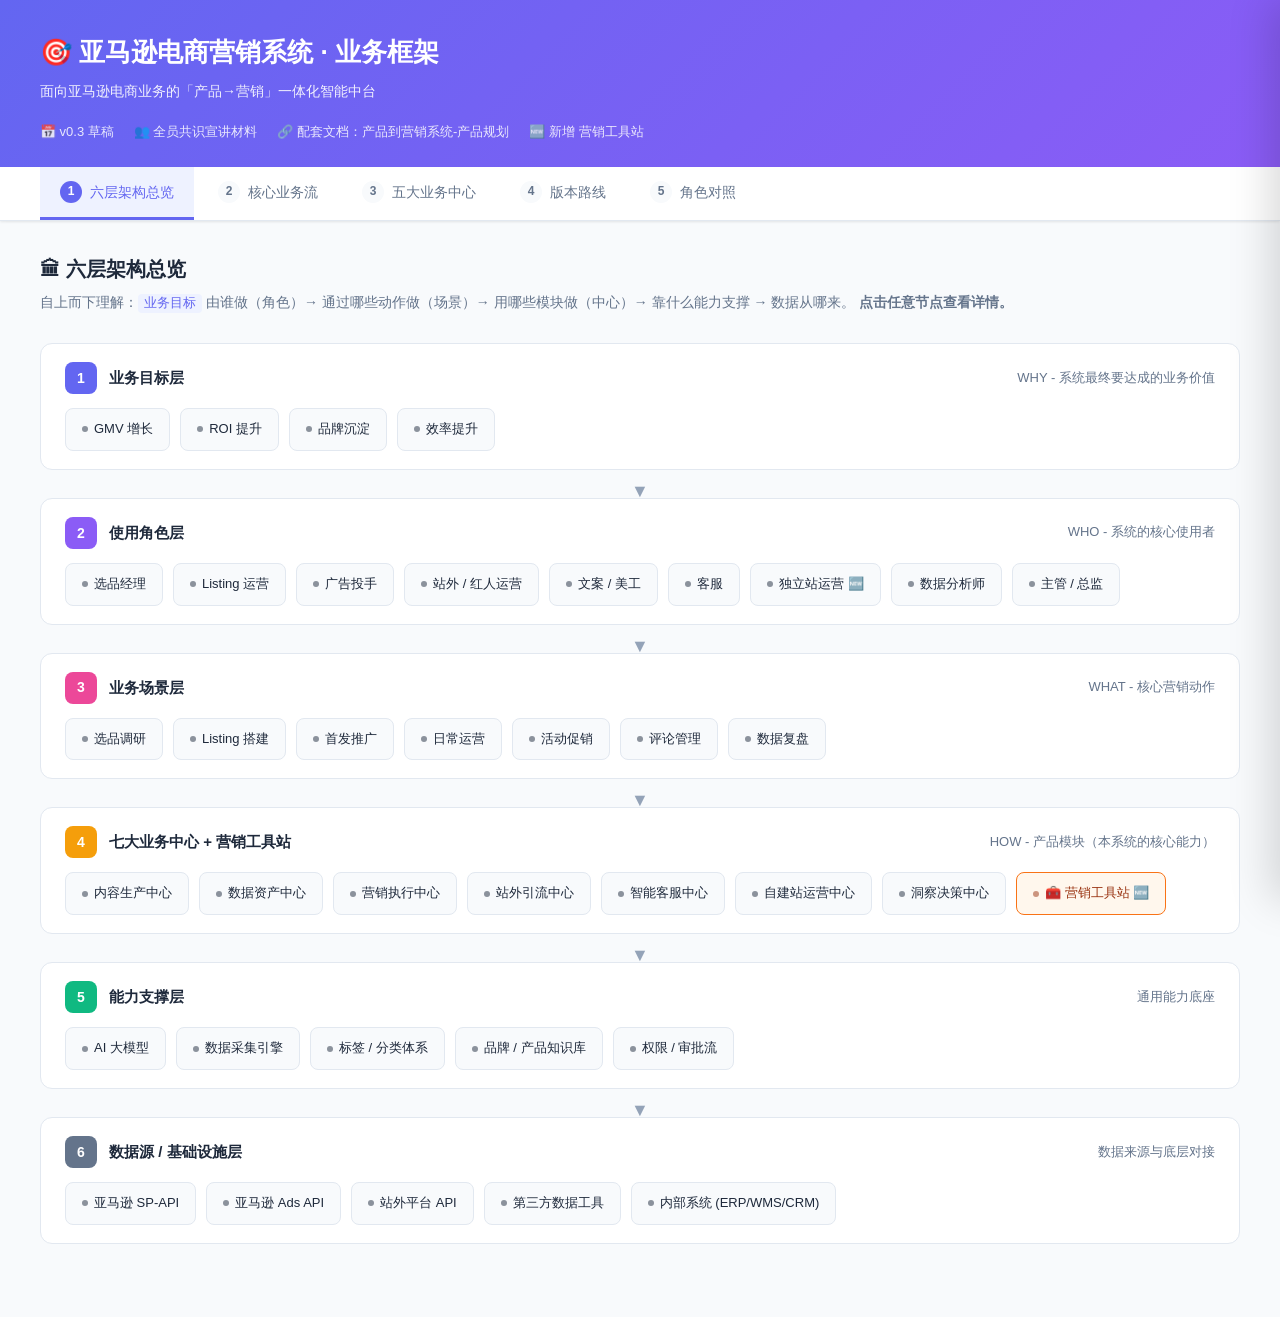
<file: 原型预览/营销系统业务框架图.html>
<!DOCTYPE html>
<html lang="zh-CN">
<head>
<meta charset="UTF-8">
<meta name="viewport" content="width=device-width, initial-scale=1.0">
<title>亚马逊电商营销系统 - 业务框架</title>
<style>
  :root {
    --primary: #6366f1;
    --primary-dark: #4f46e5;
    --primary-light: #e0e7ff;
    --primary-soft: #eef2ff;
    --secondary: #8b5cf6;
    --success: #10b981;
    --success-light: #d1fae5;
    --warning: #f59e0b;
    --warning-light: #fef3c7;
    --danger: #ef4444;
    --info: #3b82f6;
    --info-light: #dbeafe;
    --bg: #f8fafc;
    --card: #ffffff;
    --border: #e2e8f0;
    --text: #1e293b;
    --text-muted: #64748b;
    --text-light: #94a3b8;
    --shadow: 0 1px 3px rgba(0,0,0,0.06), 0 1px 2px rgba(0,0,0,0.04);
    --shadow-md: 0 4px 16px rgba(0,0,0,0.08);
    --shadow-lg: 0 10px 40px rgba(0,0,0,0.12);
    --radius: 12px;
    --radius-sm: 8px;
    --transition: all 0.2s ease;
  }

  * { box-sizing: border-box; margin: 0; padding: 0; }

  body {
    font-family: -apple-system, BlinkMacSystemFont, 'PingFang SC', 'Microsoft YaHei', sans-serif;
    background: var(--bg);
    color: var(--text);
    font-size: 14px;
    line-height: 1.6;
    min-height: 100vh;
  }

  /* ===== 顶部 ===== */
  .header {
    background: linear-gradient(135deg, #6366f1 0%, #8b5cf6 100%);
    color: white;
    padding: 32px 40px 24px;
    box-shadow: var(--shadow-md);
  }
  .header-inner { max-width: 1400px; margin: 0 auto; }
  .header h1 {
    font-size: 26px; font-weight: 700; margin-bottom: 6px;
    display: flex; align-items: center; gap: 12px;
  }
  .header .subtitle { font-size: 14px; opacity: 0.9; margin-bottom: 20px; }
  .header .meta {
    display: flex; gap: 20px; font-size: 13px; opacity: 0.85;
  }
  .header .meta span { display: flex; align-items: center; gap: 6px; }

  /* ===== Tab 导航 ===== */
  .tabs {
    background: white;
    border-bottom: 1px solid var(--border);
    position: sticky; top: 0; z-index: 100;
    box-shadow: var(--shadow);
  }
  .tabs-inner {
    max-width: 1400px; margin: 0 auto;
    display: flex; gap: 4px; padding: 0 40px;
    overflow-x: auto;
  }
  .tab {
    padding: 14px 20px;
    font-size: 14px; font-weight: 500;
    color: var(--text-muted);
    cursor: pointer;
    border-bottom: 3px solid transparent;
    transition: var(--transition);
    white-space: nowrap;
    display: flex; align-items: center; gap: 8px;
  }
  .tab:hover { color: var(--primary); background: var(--primary-soft); }
  .tab.active {
    color: var(--primary);
    border-bottom-color: var(--primary);
    background: var(--primary-soft);
  }
  .tab-num {
    display: inline-flex; align-items: center; justify-content: center;
    width: 22px; height: 22px; border-radius: 50%;
    background: var(--bg); color: var(--text-muted);
    font-size: 12px; font-weight: 600;
  }
  .tab.active .tab-num { background: var(--primary); color: white; }

  /* ===== 主内容 ===== */
  .main {
    max-width: 1400px; margin: 0 auto;
    padding: 32px 40px 60px;
  }
  .view { display: none; animation: fadeIn 0.3s ease; }
  .view.active { display: block; }
  @keyframes fadeIn {
    from { opacity: 0; transform: translateY(8px); }
    to { opacity: 1; transform: translateY(0); }
  }

  .view-title {
    font-size: 20px; font-weight: 700; margin-bottom: 6px;
    display: flex; align-items: center; gap: 10px;
  }
  .view-desc { color: var(--text-muted); margin-bottom: 28px; font-size: 14px; }
  .view-desc code {
    background: var(--primary-soft); color: var(--primary);
    padding: 2px 6px; border-radius: 4px; font-size: 13px;
  }

  /* ===== 视图 1：六层架构 ===== */
  .arch-layer {
    background: white;
    border: 1px solid var(--border);
    border-radius: var(--radius);
    margin-bottom: 14px;
    padding: 18px 24px;
    transition: var(--transition);
    position: relative;
  }
  .arch-layer:hover { box-shadow: var(--shadow-md); }
  .arch-layer-header {
    display: flex; align-items: center; gap: 12px;
    margin-bottom: 14px;
  }
  .arch-layer-num {
    width: 32px; height: 32px; border-radius: 8px;
    display: flex; align-items: center; justify-content: center;
    font-weight: 700; font-size: 14px; color: white;
    flex-shrink: 0;
  }
  .arch-layer-title {
    font-size: 15px; font-weight: 600; color: var(--text);
  }
  .arch-layer-desc {
    font-size: 13px; color: var(--text-muted); margin-left: auto;
  }
  .arch-layer-items {
    display: flex; flex-wrap: wrap; gap: 10px;
  }
  .arch-item {
    padding: 10px 16px; border-radius: var(--radius-sm);
    background: var(--bg);
    font-size: 13px; font-weight: 500;
    cursor: pointer; transition: var(--transition);
    border: 1px solid var(--border);
    display: inline-flex; align-items: center; gap: 6px;
  }
  .arch-item:hover {
    background: white; border-color: var(--primary);
    color: var(--primary); transform: translateY(-2px);
    box-shadow: var(--shadow-md);
  }
  .arch-item .dot {
    width: 6px; height: 6px; border-radius: 50%;
    background: currentColor; opacity: 0.5;
  }

  /* 层级色系 */
  .layer-1 .arch-layer-num { background: #6366f1; }
  .layer-2 .arch-layer-num { background: #8b5cf6; }
  .layer-3 .arch-layer-num { background: #ec4899; }
  .layer-4 .arch-layer-num { background: #f59e0b; }
  .layer-5 .arch-layer-num { background: #10b981; }
  .layer-6 .arch-layer-num { background: #64748b; }

  .arch-connector {
    text-align: center; margin: -2px 0;
    color: var(--text-light); font-size: 18px;
    line-height: 1;
  }

  /* ===== 视图 2：业务流 ===== */
  .flow-container {
    background: white; border-radius: var(--radius);
    padding: 32px; border: 1px solid var(--border);
    overflow-x: auto;
  }
  .flow-steps {
    display: flex; align-items: stretch; gap: 8px;
    min-width: max-content;
  }
  .flow-step {
    flex: 1; min-width: 140px;
    padding: 18px 14px; border-radius: var(--radius);
    background: var(--bg); border: 2px solid var(--border);
    cursor: pointer; transition: var(--transition);
    text-align: center;
    position: relative;
  }
  .flow-step:hover {
    border-color: var(--primary);
    background: var(--primary-soft);
    transform: translateY(-3px);
    box-shadow: var(--shadow-md);
  }
  .flow-step-num {
    display: inline-flex; width: 26px; height: 26px;
    border-radius: 50%; background: var(--primary);
    color: white; font-weight: 700; font-size: 12px;
    align-items: center; justify-content: center;
    margin-bottom: 8px;
  }
  .flow-step-title {
    font-size: 13px; font-weight: 600; margin-bottom: 4px;
  }
  .flow-step-role {
    font-size: 11px; color: var(--text-muted);
  }
  .flow-arrow {
    display: flex; align-items: center;
    color: var(--text-light); font-size: 16px;
  }
  .flow-loop-hint {
    margin-top: 20px; text-align: center;
    font-size: 13px; color: var(--text-muted);
    padding: 12px; background: var(--primary-soft);
    border-radius: var(--radius-sm);
    border-left: 3px solid var(--primary);
  }

  /* ===== 视图 3：五大中心 ===== */
  .centers-grid {
    display: grid;
    grid-template-columns: repeat(auto-fit, minmax(280px, 1fr));
    gap: 20px;
  }
  .center-card {
    background: white; border-radius: var(--radius);
    border: 1px solid var(--border);
    padding: 24px; cursor: pointer;
    transition: var(--transition);
    position: relative; overflow: hidden;
  }
  .center-card::before {
    content: ''; position: absolute; top: 0; left: 0;
    width: 100%; height: 4px;
    background: var(--center-color, var(--primary));
  }
  .center-card:hover {
    transform: translateY(-4px);
    box-shadow: var(--shadow-lg);
    border-color: var(--center-color, var(--primary));
  }
  .center-icon {
    width: 48px; height: 48px; border-radius: 12px;
    background: var(--center-soft, var(--primary-soft));
    color: var(--center-color, var(--primary));
    display: flex; align-items: center; justify-content: center;
    font-size: 22px; margin-bottom: 16px;
  }
  .center-version {
    position: absolute; top: 20px; right: 20px;
    padding: 3px 10px; border-radius: 20px;
    font-size: 11px; font-weight: 600;
    background: var(--center-soft, var(--primary-soft));
    color: var(--center-color, var(--primary));
  }
  .center-title {
    font-size: 17px; font-weight: 700; margin-bottom: 6px;
  }
  .center-sub {
    font-size: 13px; color: var(--text-muted); margin-bottom: 16px;
    min-height: 40px;
  }
  .center-modules {
    display: flex; flex-wrap: wrap; gap: 6px; margin-bottom: 14px;
  }
  .center-module-tag {
    padding: 4px 10px; border-radius: 20px;
    font-size: 12px;
    background: var(--bg); color: var(--text-muted);
    border: 1px solid var(--border);
  }
  .center-footer {
    display: flex; justify-content: space-between; align-items: center;
    padding-top: 14px; border-top: 1px dashed var(--border);
    font-size: 12px; color: var(--text-muted);
  }
  .center-footer strong { color: var(--center-color, var(--primary)); }

  /* ===== 视图 4：版本路线 ===== */
  .roadmap {
    position: relative;
    padding-left: 40px;
  }
  .roadmap::before {
    content: ''; position: absolute;
    left: 14px; top: 20px; bottom: 20px;
    width: 2px; background: var(--border);
  }
  .roadmap-item {
    position: relative; margin-bottom: 32px;
    background: white; border: 1px solid var(--border);
    border-radius: var(--radius); padding: 24px;
    transition: var(--transition);
  }
  .roadmap-item:hover { box-shadow: var(--shadow-md); }
  .roadmap-dot {
    position: absolute; left: -34px; top: 24px;
    width: 16px; height: 16px; border-radius: 50%;
    background: white; border: 3px solid var(--primary);
  }
  .roadmap-item.v1 .roadmap-dot { border-color: #6366f1; }
  .roadmap-item.v2 .roadmap-dot { border-color: #f59e0b; }
  .roadmap-item.v3 .roadmap-dot { border-color: #10b981; }
  .roadmap-header {
    display: flex; align-items: center; gap: 12px; margin-bottom: 10px;
  }
  .roadmap-version {
    padding: 4px 12px; border-radius: 6px;
    font-size: 13px; font-weight: 700;
    color: white;
  }
  .roadmap-item.v1 .roadmap-version { background: #6366f1; }
  .roadmap-item.v2 .roadmap-version { background: #f59e0b; }
  .roadmap-item.v3 .roadmap-version { background: #10b981; }
  .roadmap-theme { font-size: 16px; font-weight: 600; }
  .roadmap-stage {
    font-size: 12px; color: var(--text-muted);
    padding: 2px 8px; background: var(--bg); border-radius: 4px;
  }
  .roadmap-goal {
    color: var(--text-muted); font-size: 13px; margin-bottom: 16px;
  }
  .roadmap-centers {
    display: flex; flex-wrap: wrap; gap: 8px;
    margin-bottom: 14px;
  }
  .roadmap-center-chip {
    padding: 6px 12px; border-radius: var(--radius-sm);
    font-size: 12px; font-weight: 500;
    display: inline-flex; align-items: center; gap: 6px;
    cursor: pointer; transition: var(--transition);
  }
  .roadmap-center-chip.core {
    background: var(--primary-soft); color: var(--primary);
    border: 1px solid var(--primary-light);
  }
  .roadmap-center-chip.mvp {
    background: var(--warning-light); color: #92400e;
    border: 1px solid #fcd34d;
  }
  .roadmap-center-chip.smart {
    background: var(--success-light); color: #065f46;
    border: 1px solid #6ee7b7;
  }
  .roadmap-center-chip:hover { transform: translateY(-2px); }
  .roadmap-value {
    background: var(--bg); padding: 12px 16px;
    border-radius: var(--radius-sm); font-size: 13px;
    border-left: 3px solid var(--primary);
  }
  .roadmap-item.v1 .roadmap-value { border-left-color: #6366f1; }
  .roadmap-item.v2 .roadmap-value { border-left-color: #f59e0b; }
  .roadmap-item.v3 .roadmap-value { border-left-color: #10b981; }

  .roadmap-tip {
    background: linear-gradient(135deg, #fef3c7 0%, #fde68a 100%);
    border-radius: var(--radius);
    padding: 16px 20px; margin-top: 24px;
    border-left: 4px solid #f59e0b;
    display: flex; gap: 12px;
  }
  .roadmap-tip-icon { font-size: 20px; }
  .roadmap-tip-text { font-size: 13px; color: #78350f; }
  .roadmap-tip-text strong { color: #451a03; }

  /* ===== 视图 5：角色对照 ===== */
  .roles-table {
    background: white; border-radius: var(--radius);
    border: 1px solid var(--border); overflow: hidden;
  }
  .roles-table table {
    width: 100%; border-collapse: collapse;
  }
  .roles-table th {
    background: var(--bg); padding: 14px 20px;
    text-align: left; font-size: 13px; font-weight: 600;
    color: var(--text-muted); border-bottom: 1px solid var(--border);
  }
  .roles-table td {
    padding: 16px 20px; border-bottom: 1px solid var(--border);
    font-size: 13px; vertical-align: middle;
  }
  .roles-table tr:last-child td { border-bottom: none; }
  .roles-table tr:hover { background: var(--primary-soft); cursor: pointer; }
  .role-cell {
    display: flex; align-items: center; gap: 10px;
    font-weight: 600;
  }
  .role-avatar {
    width: 32px; height: 32px; border-radius: 50%;
    display: flex; align-items: center; justify-content: center;
    color: white; font-size: 13px; font-weight: 600;
    flex-shrink: 0;
  }
  .scene-chips, .module-chips {
    display: flex; flex-wrap: wrap; gap: 4px;
  }
  .scene-chip {
    padding: 2px 8px; border-radius: 4px;
    background: #fce7f3; color: #9f1239;
    font-size: 11px;
  }
  .module-chip {
    padding: 2px 8px; border-radius: 4px;
    background: var(--warning-light); color: #92400e;
    font-size: 11px;
  }

  /* ===== 详情抽屉 ===== */
  .drawer-mask {
    position: fixed; inset: 0;
    background: rgba(0,0,0,0.4);
    opacity: 0; pointer-events: none;
    transition: opacity 0.3s ease;
    z-index: 200;
  }
  .drawer-mask.show { opacity: 1; pointer-events: auto; }
  .drawer {
    position: fixed; right: 0; top: 0; bottom: 0;
    width: 480px; max-width: 90vw;
    background: white;
    box-shadow: -10px 0 40px rgba(0,0,0,0.15);
    transform: translateX(100%);
    transition: transform 0.3s ease;
    z-index: 201;
    display: flex; flex-direction: column;
  }
  .drawer.show { transform: translateX(0); }
  .drawer-header {
    padding: 24px 28px 20px;
    border-bottom: 1px solid var(--border);
    display: flex; align-items: flex-start; justify-content: space-between;
    gap: 16px;
  }
  .drawer-title {
    font-size: 18px; font-weight: 700; margin-bottom: 4px;
    display: flex; align-items: center; gap: 10px;
  }
  .drawer-subtitle {
    font-size: 13px; color: var(--text-muted);
  }
  .drawer-close {
    width: 32px; height: 32px; border-radius: 8px;
    background: var(--bg); border: none; cursor: pointer;
    display: flex; align-items: center; justify-content: center;
    transition: var(--transition); flex-shrink: 0;
    color: var(--text-muted); font-size: 20px;
  }
  .drawer-close:hover { background: var(--border); color: var(--text); }
  .drawer-body {
    flex: 1; overflow-y: auto;
    padding: 24px 28px;
  }
  .drawer-section { margin-bottom: 24px; }
  .drawer-section:last-child { margin-bottom: 0; }
  .drawer-section h4 {
    font-size: 13px; font-weight: 600;
    color: var(--text-muted);
    text-transform: uppercase;
    letter-spacing: 0.5px;
    margin-bottom: 10px;
  }
  .drawer-section p {
    font-size: 14px; line-height: 1.7;
    color: var(--text);
  }
  .drawer-list {
    list-style: none; padding: 0;
  }
  .drawer-list li {
    padding: 10px 14px; margin-bottom: 6px;
    background: var(--bg); border-radius: var(--radius-sm);
    font-size: 13px;
    display: flex; align-items: flex-start; gap: 10px;
    border-left: 3px solid var(--primary);
  }
  .drawer-list li strong {
    color: var(--primary); font-weight: 600;
    margin-right: 4px;
  }
  .drawer-tags {
    display: flex; flex-wrap: wrap; gap: 6px;
  }
  .drawer-tag {
    padding: 4px 10px; border-radius: 6px;
    font-size: 12px;
    background: var(--primary-soft); color: var(--primary);
  }
  .drawer-value-card {
    background: linear-gradient(135deg, #eef2ff 0%, #ede9fe 100%);
    border-radius: var(--radius-sm);
    padding: 14px 16px;
    border-left: 3px solid var(--primary);
  }
  .drawer-value-card strong { color: var(--primary); }

  /* ===== 图标 ===== */
  .icon {
    width: 18px; height: 18px;
    display: inline-flex; align-items: center; justify-content: center;
  }

  /* ===== 响应式 ===== */
  @media (max-width: 768px) {
    .header { padding: 24px 20px 20px; }
    .tabs-inner, .main { padding-left: 20px; padding-right: 20px; }
    .arch-layer-desc { display: none; }
    .drawer { width: 100%; }
  }

  /* 滚动条美化 */
  ::-webkit-scrollbar { width: 8px; height: 8px; }
  ::-webkit-scrollbar-track { background: transparent; }
  ::-webkit-scrollbar-thumb { background: #cbd5e1; border-radius: 4px; }
  ::-webkit-scrollbar-thumb:hover { background: #94a3b8; }
</style>
</head>
<body>

<!-- 顶部 -->
<div class="header">
  <div class="header-inner">
    <h1>🎯 亚马逊电商营销系统 · 业务框架</h1>
    <div class="subtitle">面向亚马逊电商业务的「产品→营销」一体化智能中台</div>
    <div class="meta">
      <span>📅 v0.3 草稿</span>
      <span>👥 全员共识宣讲材料</span>
      <span>🔗 配套文档：产品到营销系统-产品规划</span>
      <span>🆕 新增 营销工具站</span>
    </div>
  </div>
</div>

<!-- Tab -->
<div class="tabs">
  <div class="tabs-inner">
    <div class="tab active" data-view="overview"><span class="tab-num">1</span>六层架构总览</div>
    <div class="tab" data-view="flow"><span class="tab-num">2</span>核心业务流</div>
    <div class="tab" data-view="centers"><span class="tab-num">3</span>五大业务中心</div>
    <div class="tab" data-view="roadmap"><span class="tab-num">4</span>版本路线</div>
    <div class="tab" data-view="roles"><span class="tab-num">5</span>角色对照</div>
  </div>
</div>

<div class="main">

  <!-- 视图 1：六层架构 -->
  <div class="view active" id="view-overview">
    <div class="view-title">🏛 六层架构总览</div>
    <div class="view-desc">
      自上而下理解：<code>业务目标</code> 由谁做（角色）→ 通过哪些动作做（场景）→ 用哪些模块做（中心）→ 靠什么能力支撑 → 数据从哪来。
      <strong>点击任意节点查看详情。</strong>
    </div>

    <div class="arch-layer layer-1">
      <div class="arch-layer-header">
        <div class="arch-layer-num">1</div>
        <div class="arch-layer-title">业务目标层</div>
        <div class="arch-layer-desc">WHY - 系统最终要达成的业务价值</div>
      </div>
      <div class="arch-layer-items" data-type="goal">
        <div class="arch-item" data-id="g1"><span class="dot"></span>GMV 增长</div>
        <div class="arch-item" data-id="g2"><span class="dot"></span>ROI 提升</div>
        <div class="arch-item" data-id="g3"><span class="dot"></span>品牌沉淀</div>
        <div class="arch-item" data-id="g4"><span class="dot"></span>效率提升</div>
      </div>
    </div>
    <div class="arch-connector">▼</div>

    <div class="arch-layer layer-2">
      <div class="arch-layer-header">
        <div class="arch-layer-num">2</div>
        <div class="arch-layer-title">使用角色层</div>
        <div class="arch-layer-desc">WHO - 系统的核心使用者</div>
      </div>
      <div class="arch-layer-items" data-type="role">
        <div class="arch-item" data-id="r1"><span class="dot"></span>选品经理</div>
        <div class="arch-item" data-id="r2"><span class="dot"></span>Listing 运营</div>
        <div class="arch-item" data-id="r3"><span class="dot"></span>广告投手</div>
        <div class="arch-item" data-id="r4"><span class="dot"></span>站外 / 红人运营</div>
        <div class="arch-item" data-id="r5"><span class="dot"></span>文案 / 美工</div>
        <div class="arch-item" data-id="r6"><span class="dot"></span>客服</div>
        <div class="arch-item" data-id="r9"><span class="dot"></span>独立站运营 🆕</div>
        <div class="arch-item" data-id="r7"><span class="dot"></span>数据分析师</div>
        <div class="arch-item" data-id="r8"><span class="dot"></span>主管 / 总监</div>
      </div>
    </div>
    <div class="arch-connector">▼</div>

    <div class="arch-layer layer-3">
      <div class="arch-layer-header">
        <div class="arch-layer-num">3</div>
        <div class="arch-layer-title">业务场景层</div>
        <div class="arch-layer-desc">WHAT - 核心营销动作</div>
      </div>
      <div class="arch-layer-items" data-type="scene">
        <div class="arch-item" data-id="s1"><span class="dot"></span>选品调研</div>
        <div class="arch-item" data-id="s2"><span class="dot"></span>Listing 搭建</div>
        <div class="arch-item" data-id="s3"><span class="dot"></span>首发推广</div>
        <div class="arch-item" data-id="s4"><span class="dot"></span>日常运营</div>
        <div class="arch-item" data-id="s5"><span class="dot"></span>活动促销</div>
        <div class="arch-item" data-id="s6"><span class="dot"></span>评论管理</div>
        <div class="arch-item" data-id="s7"><span class="dot"></span>数据复盘</div>
      </div>
    </div>
    <div class="arch-connector">▼</div>

    <div class="arch-layer layer-4">
      <div class="arch-layer-header">
        <div class="arch-layer-num">4</div>
        <div class="arch-layer-title">七大业务中心 + 营销工具站</div>
        <div class="arch-layer-desc">HOW - 产品模块（本系统的核心能力）</div>
      </div>
      <div class="arch-layer-items" data-type="center">
        <div class="arch-item" data-id="m1"><span class="dot"></span>内容生产中心</div>
        <div class="arch-item" data-id="m2"><span class="dot"></span>数据资产中心</div>
        <div class="arch-item" data-id="m3"><span class="dot"></span>营销执行中心</div>
        <div class="arch-item" data-id="m4"><span class="dot"></span>站外引流中心</div>
        <div class="arch-item" data-id="m6"><span class="dot"></span>智能客服中心</div>
        <div class="arch-item" data-id="m7"><span class="dot"></span>自建站运营中心</div>
        <div class="arch-item" data-id="m5"><span class="dot"></span>洞察决策中心</div>
        <div class="arch-item" data-id="m8" style="border-color:#f97316;color:#9a3412;background:#fff7ed;"><span class="dot"></span>🧰 营销工具站 🆕</div>
      </div>
    </div>
    <div class="arch-connector">▼</div>

    <div class="arch-layer layer-5">
      <div class="arch-layer-header">
        <div class="arch-layer-num">5</div>
        <div class="arch-layer-title">能力支撑层</div>
        <div class="arch-layer-desc">通用能力底座</div>
      </div>
      <div class="arch-layer-items" data-type="capability">
        <div class="arch-item" data-id="c1"><span class="dot"></span>AI 大模型</div>
        <div class="arch-item" data-id="c2"><span class="dot"></span>数据采集引擎</div>
        <div class="arch-item" data-id="c3"><span class="dot"></span>标签 / 分类体系</div>
        <div class="arch-item" data-id="c4"><span class="dot"></span>品牌 / 产品知识库</div>
        <div class="arch-item" data-id="c5"><span class="dot"></span>权限 / 审批流</div>
      </div>
    </div>
    <div class="arch-connector">▼</div>

    <div class="arch-layer layer-6">
      <div class="arch-layer-header">
        <div class="arch-layer-num">6</div>
        <div class="arch-layer-title">数据源 / 基础设施层</div>
        <div class="arch-layer-desc">数据来源与底层对接</div>
      </div>
      <div class="arch-layer-items" data-type="datasource">
        <div class="arch-item" data-id="d1"><span class="dot"></span>亚马逊 SP-API</div>
        <div class="arch-item" data-id="d2"><span class="dot"></span>亚马逊 Ads API</div>
        <div class="arch-item" data-id="d3"><span class="dot"></span>站外平台 API</div>
        <div class="arch-item" data-id="d4"><span class="dot"></span>第三方数据工具</div>
        <div class="arch-item" data-id="d5"><span class="dot"></span>内部系统 (ERP/WMS/CRM)</div>
      </div>
    </div>
  </div>

  <!-- 视图 2：业务流 -->
  <div class="view" id="view-flow">
    <div class="view-title">🔄 核心业务流 · 产品 → 营销全链路</div>
    <div class="view-desc">
      贯穿所有角色和模块的主流程。<strong>点击任意环节</strong>查看该环节依赖的业务中心与关键动作。
    </div>

    <div class="flow-container">
      <div class="flow-steps">
        <div class="flow-step" data-id="s1">
          <div class="flow-step-num">1</div>
          <div class="flow-step-title">选品调研</div>
          <div class="flow-step-role">选品经理</div>
        </div>
        <div class="flow-arrow">→</div>
        <div class="flow-step" data-id="s2">
          <div class="flow-step-num">2</div>
          <div class="flow-step-title">Listing 搭建</div>
          <div class="flow-step-role">运营 + 文案</div>
        </div>
        <div class="flow-arrow">→</div>
        <div class="flow-step" data-id="s3">
          <div class="flow-step-num">3</div>
          <div class="flow-step-title">首发推广</div>
          <div class="flow-step-role">投手 + 站外</div>
        </div>
        <div class="flow-arrow">→</div>
        <div class="flow-step" data-id="s4">
          <div class="flow-step-num">4</div>
          <div class="flow-step-title">日常运营</div>
          <div class="flow-step-role">投手 + 运营</div>
        </div>
        <div class="flow-arrow">→</div>
        <div class="flow-step" data-id="s5">
          <div class="flow-step-num">5</div>
          <div class="flow-step-title">活动促销</div>
          <div class="flow-step-role">运营</div>
        </div>
        <div class="flow-arrow">→</div>
        <div class="flow-step" data-id="s6">
          <div class="flow-step-num">6</div>
          <div class="flow-step-title">评论管理</div>
          <div class="flow-step-role">客服 + 运营</div>
        </div>
        <div class="flow-arrow">→</div>
        <div class="flow-step" data-id="s7">
          <div class="flow-step-num">7</div>
          <div class="flow-step-title">数据复盘</div>
          <div class="flow-step-role">数据分析师</div>
        </div>
        <div class="flow-arrow">→</div>
        <div class="flow-step" data-id="s8">
          <div class="flow-step-num">8</div>
          <div class="flow-step-title">产品迭代</div>
          <div class="flow-step-role">选品 + 产品</div>
        </div>
      </div>
      <div class="flow-loop-hint">
        💡 <strong>闭环飞轮</strong>：产品迭代的结果回流到选品调研，形成「执行→数据→洞察→决策」的数据飞轮。
      </div>
    </div>
  </div>

  <!-- 视图 3：七大中心 + 工具站 -->
  <div class="view" id="view-centers">
    <div class="view-title">⚙️ 七大业务中心 + 营销工具站</div>
    <div class="view-desc">
      系统的核心能力落地。<strong>点击任意中心卡片</strong>查看详细子模块与核心价值。
      <br><strong>七大业务中心</strong>是端到端业务工作流；<strong>营销工具站</strong>🆕是嵌入业务流程的瑞士军刀式提效工具集。
      <br>🆕 <code>GEO</code> 作为 AI 搜索引流能力，分布在"内容生产"与"站外引流"两个中心。
    </div>

    <div class="centers-grid">
      <div class="center-card" data-id="m1" style="--center-color:#6366f1; --center-soft:#eef2ff;">
        <div class="center-version">V1.0</div>
        <div class="center-icon">✍️</div>
        <div class="center-title">内容生产中心</div>
        <div class="center-sub">AI 驱动的营销内容工厂，覆盖全场景文案</div>
        <div class="center-modules">
          <span class="center-module-tag">Listing 文案</span>
          <span class="center-module-tag">图片文案</span>
          <span class="center-module-tag">视频脚本</span>
          <span class="center-module-tag">包装文案</span>
          <span class="center-module-tag">FAQ</span>
          <span class="center-module-tag">广告文案</span>
          <span class="center-module-tag">站外内容</span>
          <span class="center-module-tag" style="background:#fef3c7;color:#92400e;border-color:#fcd34d;">GEO 内容 🆕</span>
          <span class="center-module-tag" style="background:#fef3c7;color:#92400e;border-color:#fcd34d;">独立站内容 🆕</span>
        </div>
        <div class="center-footer">
          <span>9 个子模块</span>
          <span>效率提升 <strong>3-5×</strong></span>
        </div>
      </div>

      <div class="center-card" data-id="m2" style="--center-color:#f59e0b; --center-soft:#fef3c7;">
        <div class="center-version">V2.0</div>
        <div class="center-icon">💾</div>
        <div class="center-title">数据资产中心</div>
        <div class="center-sub">公司级产品与营销数据的统一底座</div>
        <div class="center-modules">
          <span class="center-module-tag">产品库</span>
          <span class="center-module-tag">竞品库</span>
          <span class="center-module-tag">关键词库</span>
          <span class="center-module-tag">评论库</span>
          <span class="center-module-tag">素材库</span>
          <span class="center-module-tag">标签体系</span>
          <span class="center-module-tag" style="background:#fef3c7;color:#92400e;border-color:#fcd34d;">独立站会员库 🆕</span>
        </div>
        <div class="center-footer">
          <span>7 个子模块</span>
          <span>消除<strong>信息孤岛</strong></span>
        </div>
      </div>

      <div class="center-card" data-id="m3" style="--center-color:#ec4899; --center-soft:#fce7f3;">
        <div class="center-version">V2.0 新增</div>
        <div class="center-icon">🎯</div>
        <div class="center-title">营销执行中心</div>
        <div class="center-sub">亚马逊站内营销动作的统一操作台</div>
        <div class="center-modules">
          <span class="center-module-tag">广告投放</span>
          <span class="center-module-tag">活动管理</span>
          <span class="center-module-tag">Listing 管理</span>
          <span class="center-module-tag">定价策略</span>
          <span class="center-module-tag">库存联动</span>
        </div>
        <div class="center-footer">
          <span>5 个子模块</span>
          <span>替代<strong>多后台切换</strong></span>
        </div>
      </div>

      <div class="center-card" data-id="m4" style="--center-color:#3b82f6; --center-soft:#dbeafe;">
        <div class="center-version">V2.0 新增</div>
        <div class="center-icon">🌐</div>
        <div class="center-title">站外引流中心</div>
        <div class="center-sub">整合站外流量渠道，突破站内流量天花板</div>
        <div class="center-modules">
          <span class="center-module-tag">红人营销</span>
          <span class="center-module-tag">社媒运营</span>
          <span class="center-module-tag">Google SEO/Ads</span>
          <span class="center-module-tag">EDM</span>
          <span class="center-module-tag">Deal 站</span>
          <span class="center-module-tag">归因追踪</span>
          <span class="center-module-tag" style="background:#fef3c7;color:#92400e;border-color:#fcd34d;">GEO 运营 🆕</span>
        </div>
        <div class="center-footer">
          <span>7 个子模块</span>
          <span>突破<strong>站内流量天花板</strong></span>
        </div>
      </div>

      <div class="center-card" data-id="m6" style="--center-color:#06b6d4; --center-soft:#cffafe;">
        <div class="center-version">V2.0 新增 🆕</div>
        <div class="center-icon">💬</div>
        <div class="center-title">智能客服中心</div>
        <div class="center-sub">AI 驱动的买家服务体系，把客服从成本中心变为增长中心</div>
        <div class="center-modules">
          <span class="center-module-tag">买家消息自动回复</span>
          <span class="center-module-tag">差评监控响应</span>
          <span class="center-module-tag">FAQ 智能问答</span>
          <span class="center-module-tag">多语言翻译</span>
          <span class="center-module-tag">客诉工单</span>
          <span class="center-module-tag">舆情预警</span>
        </div>
        <div class="center-footer">
          <span>6 个子模块</span>
          <span>客服效率 <strong>↑5×</strong>、差评响应 <strong>↓1h</strong></span>
        </div>
      </div>

      <div class="center-card" data-id="m7" style="--center-color:#fb7185; --center-soft:#ffe4e6;">
        <div class="center-version">V2.0 新增 🆕</div>
        <div class="center-icon">🏪</div>
        <div class="center-title">自建站运营中心</div>
        <div class="center-sub">独立站(Shopify/Shoplazza) 搭建与运营，沉淀品牌与私域用户</div>
        <div class="center-modules">
          <span class="center-module-tag">独立站搭建</span>
          <span class="center-module-tag">商品/SKU 同步</span>
          <span class="center-module-tag">会员体系</span>
          <span class="center-module-tag">EDM / 私域营销</span>
          <span class="center-module-tag">Google/Meta 投放</span>
          <span class="center-module-tag">复购运营</span>
        </div>
        <div class="center-footer">
          <span>6 个子模块</span>
          <span>沉淀<strong>品牌私域</strong>、获取用户<strong>终身价值</strong></span>
        </div>
      </div>

      <div class="center-card" data-id="m8" style="--center-color:#f97316; --center-soft:#fff7ed;">
        <div class="center-version">贯穿 V1-V3 🆕</div>
        <div class="center-icon">🧰</div>
        <div class="center-title">营销工具站</div>
        <div class="center-sub">瑞士军刀式提效工具集，嵌入到所有业务流程中</div>
        <div class="center-modules">
          <span class="center-module-tag">AI 生图</span>
          <span class="center-module-tag">图片审核</span>
          <span class="center-module-tag">抠图/水印</span>
          <span class="center-module-tag">Listing 校验</span>
          <span class="center-module-tag">关键词去重</span>
          <span class="center-module-tag">FBA 计算器</span>
          <span class="center-module-tag">利润测算</span>
          <span class="center-module-tag">ASIN 批量查询</span>
          <span class="center-module-tag">+ 更多</span>
        </div>
        <div class="center-footer">
          <span>5 大类 20+ 工具</span>
          <span>单点高频<strong>提效</strong></span>
        </div>
      </div>

      <div class="center-card" data-id="m5" style="--center-color:#10b981; --center-soft:#d1fae5;">
        <div class="center-version">V3.0</div>
        <div class="center-icon">🔍</div>
        <div class="center-title">洞察决策中心</div>
        <div class="center-sub">数据资产转化为业务决策的决策大脑</div>
        <div class="center-modules">
          <span class="center-module-tag">市场洞察</span>
          <span class="center-module-tag">产品洞察</span>
          <span class="center-module-tag">竞争洞察</span>
          <span class="center-module-tag">用户洞察</span>
          <span class="center-module-tag">营销洞察</span>
          <span class="center-module-tag" style="background:#fef3c7;color:#92400e;border-color:#fcd34d;">客服洞察 🆕</span>
          <span class="center-module-tag" style="background:#fef3c7;color:#92400e;border-color:#fcd34d;">私域洞察 🆕</span>
        </div>
        <div class="center-footer">
          <span>7 个子模块</span>
          <span>从<strong>拍脑袋</strong>到<strong>数据驱动</strong></span>
        </div>
      </div>
    </div>
  </div>

  <!-- 视图 4：版本路线 -->
  <div class="view" id="view-roadmap">
    <div class="view-title">🚀 版本演进路线</div>
    <div class="view-desc">
      五大中心与 V1/V2/V3 版本的对应关系。<strong>核心</strong> 表示该版本主攻，
      <strong>MVP</strong> 表示最小可用版，<strong>智能化</strong> 表示能力升级。
    </div>

    <div class="roadmap">

      <div class="roadmap-item v1">
        <div class="roadmap-dot"></div>
        <div class="roadmap-header">
          <div class="roadmap-version">V1.0</div>
          <div class="roadmap-theme">文案生成场景扩充 + 高频工具</div>
          <div class="roadmap-stage">效率优先 · 当前版本</div>
        </div>
        <div class="roadmap-goal">拓展 AI 文案生成能力,覆盖产品全生命周期的核心内容场景;同步上线高频提效小工具</div>
        <div class="roadmap-centers">
          <div class="roadmap-center-chip core" data-id="m1">✍️ 内容生产中心 · 核心</div>
          <div class="roadmap-center-chip mvp" data-id="m8">🧰 营销工具站 · 高频图片/文本工具 🆕</div>
        </div>
        <div class="roadmap-value">
          <strong>一句话总结</strong>:用 AI 解决内容生产效率问题,降本增效 3-5 倍;工具站补齐"小而美"提效缺口
        </div>
      </div>

      <div class="roadmap-item v2">
        <div class="roadmap-dot"></div>
        <div class="roadmap-header">
          <div class="roadmap-version">V2.0</div>
          <div class="roadmap-theme">基础数据建设 + 执行层 + 服务与私域</div>
          <div class="roadmap-stage">夯实基础 · 下一版本</div>
        </div>
        <div class="roadmap-goal">构建数据管理体系，补齐营销执行、站外引流、智能客服、自建站四大能力的 MVP</div>
        <div class="roadmap-centers">
          <div class="roadmap-center-chip core" data-id="m2">💾 数据资产中心 · 核心</div>
          <div class="roadmap-center-chip mvp" data-id="m3">🎯 营销执行中心 · MVP</div>
          <div class="roadmap-center-chip mvp" data-id="m4">🌐 站外引流中心 · MVP</div>
          <div class="roadmap-center-chip mvp" data-id="m6">💬 智能客服中心 · MVP 🆕</div>
          <div class="roadmap-center-chip mvp" data-id="m7">🏪 自建站运营中心 · MVP 🆕</div>
          <div class="roadmap-center-chip mvp" data-id="m8">🧰 营销工具站 · 计算/数据查询工具 🆕</div>
        </div>
        <div class="roadmap-value">
          <strong>一句话总结</strong>:用数据体系 + 执行/服务/私域系统，让亚马逊和独立站双渠道都能跑起来
        </div>
      </div>

      <div class="roadmap-item v3">
        <div class="roadmap-dot"></div>
        <div class="roadmap-header">
          <div class="roadmap-version">V3.0</div>
          <div class="roadmap-theme">四大洞察 + 全中心智能化升级</div>
          <div class="roadmap-stage">释放价值 · 未来版本</div>
        </div>
        <div class="roadmap-goal">洞察产品化 + 各中心智能化升级（GEO 智能运营、客服 AI Agent、私域精准营销）</div>
        <div class="roadmap-centers">
          <div class="roadmap-center-chip core" data-id="m5">🔍 洞察决策中心 · 核心</div>
          <div class="roadmap-center-chip smart" data-id="m3">🎯 营销执行 · 智能化</div>
          <div class="roadmap-center-chip smart" data-id="m4">🌐 站外引流 + GEO · 智能化</div>
          <div class="roadmap-center-chip smart" data-id="m6">💬 智能客服 · AI Agent</div>
          <div class="roadmap-center-chip smart" data-id="m7">🏪 自建站 · 精准营销</div>
          <div class="roadmap-center-chip smart" data-id="m8">🧰 工具站 · AI Agent 化 + 工作流编排 🆕</div>
        </div>
        <div class="roadmap-value">
          <strong>一句话总结</strong>:用洞察驱动决策,让每一个中心都更聪明,形成数据飞轮
        </div>
      </div>

    </div>

    <div class="roadmap-tip">
      <div class="roadmap-tip-icon">💡</div>
      <div class="roadmap-tip-text">
        <strong>关于 V2 范围的建议</strong>:原 V2 规划仅含"数据建设",但数据资产建好了若没有系统产生和消费数据,价值难以落地。
        建议将<strong>营销执行中心</strong>和<strong>站外引流中心</strong>的最小可用版本纳入 V2,与数据资产同步推进。
        <em>此点需和管理层对齐。</em>
      </div>
    </div>

    <div class="roadmap-tip" style="background:linear-gradient(135deg,#fff7ed 0%,#fed7aa 100%);border-left-color:#f97316;">
      <div class="roadmap-tip-icon">🧰</div>
      <div class="roadmap-tip-text" style="color:#7c2d12;">
        <strong style="color:#431407;">关于营销工具站的特殊说明</strong>:工具站和七大业务中心不同,它<strong>没有"完整版本"概念</strong>,
        而是<strong>按业务紧急度持续添加单点工具</strong>。建议建立"工具需求池 + 优先级评分"机制,每两周迭代上线 1-2 个高频工具。
        早期重点:图片审核(差评高发)、Listing 校验(违规风险)、FBA 计算器(测算高频)。
      </div>
    </div>
  </div>

  <!-- 视图 5：角色对照 -->
  <div class="view" id="view-roles">
    <div class="view-title">👥 角色 × 场景 × 中心 对照表</div>
    <div class="view-desc">
      每个角色在日常工作中覆盖哪些业务场景、使用哪些业务中心。<strong>点击行</strong>查看角色详情。
    </div>

    <div class="roles-table">
      <table>
        <thead>
          <tr>
            <th style="width:20%">角色</th>
            <th style="width:40%">主要业务场景</th>
            <th style="width:40%">主要使用中心</th>
          </tr>
        </thead>
        <tbody>
          <tr data-id="r1">
            <td><div class="role-cell"><div class="role-avatar" style="background:#6366f1;">选</div>选品经理</div></td>
            <td><div class="scene-chips"><span class="scene-chip">选品调研</span><span class="scene-chip">产品迭代</span></div></td>
            <td><div class="module-chips"><span class="module-chip">数据资产中心</span><span class="module-chip">洞察决策中心</span></div></td>
          </tr>
          <tr data-id="r2">
            <td><div class="role-cell"><div class="role-avatar" style="background:#8b5cf6;">运</div>Listing 运营</div></td>
            <td><div class="scene-chips"><span class="scene-chip">Listing 搭建</span><span class="scene-chip">日常运营</span><span class="scene-chip">活动促销</span></div></td>
            <td><div class="module-chips"><span class="module-chip">内容生产中心</span><span class="module-chip">营销执行中心</span></div></td>
          </tr>
          <tr data-id="r3">
            <td><div class="role-cell"><div class="role-avatar" style="background:#ec4899;">投</div>广告投手</div></td>
            <td><div class="scene-chips"><span class="scene-chip">首发推广</span><span class="scene-chip">日常运营</span></div></td>
            <td><div class="module-chips"><span class="module-chip">营销执行中心</span><span class="module-chip">洞察决策中心</span></div></td>
          </tr>
          <tr data-id="r4">
            <td><div class="role-cell"><div class="role-avatar" style="background:#3b82f6;">站</div>站外 / 红人运营</div></td>
            <td><div class="scene-chips"><span class="scene-chip">首发推广</span><span class="scene-chip">日常引流</span></div></td>
            <td><div class="module-chips"><span class="module-chip">站外引流中心</span><span class="module-chip">内容生产中心</span></div></td>
          </tr>
          <tr data-id="r5">
            <td><div class="role-cell"><div class="role-avatar" style="background:#f59e0b;">文</div>文案 / 美工</div></td>
            <td><div class="scene-chips"><span class="scene-chip">Listing 搭建</span><span class="scene-chip">内容产出</span></div></td>
            <td><div class="module-chips"><span class="module-chip">内容生产中心</span><span class="module-chip">数据资产(素材库)</span></div></td>
          </tr>
          <tr data-id="r6">
            <td><div class="role-cell"><div class="role-avatar" style="background:#10b981;">客</div>客服</div></td>
            <td><div class="scene-chips"><span class="scene-chip">买家消息</span><span class="scene-chip">评论管理</span><span class="scene-chip">FAQ 维护</span><span class="scene-chip">差评响应</span></div></td>
            <td><div class="module-chips"><span class="module-chip">智能客服中心</span><span class="module-chip">内容生产(FAQ)</span><span class="module-chip">数据资产(评论库)</span></div></td>
          </tr>
          <tr data-id="r9">
            <td><div class="role-cell"><div class="role-avatar" style="background:#fb7185;">独</div>独立站运营 🆕</div></td>
            <td><div class="scene-chips"><span class="scene-chip">独立站搭建</span><span class="scene-chip">私域运营</span><span class="scene-chip">复购营销</span><span class="scene-chip">EDM</span></div></td>
            <td><div class="module-chips"><span class="module-chip">自建站运营中心</span><span class="module-chip">站外引流中心</span><span class="module-chip">内容生产中心</span></div></td>
          </tr>
          <tr data-id="r7">
            <td><div class="role-cell"><div class="role-avatar" style="background:#0ea5e9;">析</div>数据分析师</div></td>
            <td><div class="scene-chips"><span class="scene-chip">数据复盘</span><span class="scene-chip">效果归因</span></div></td>
            <td><div class="module-chips"><span class="module-chip">洞察决策中心</span></div></td>
          </tr>
          <tr data-id="r8">
            <td><div class="role-cell"><div class="role-avatar" style="background:#64748b;">管</div>主管 / 总监</div></td>
            <td><div class="scene-chips"><span class="scene-chip">决策</span><span class="scene-chip">复盘</span><span class="scene-chip">资源分配</span></div></td>
            <td><div class="module-chips"><span class="module-chip">洞察决策中心(驾驶舱)</span></div></td>
          </tr>
        </tbody>
      </table>
    </div>
  </div>

</div>

<!-- 详情抽屉 -->
<div class="drawer-mask" id="drawerMask"></div>
<div class="drawer" id="drawer">
  <div class="drawer-header">
    <div>
      <div class="drawer-title" id="drawerTitle"></div>
      <div class="drawer-subtitle" id="drawerSubtitle"></div>
    </div>
    <button class="drawer-close" id="drawerClose">×</button>
  </div>
  <div class="drawer-body" id="drawerBody"></div>
</div>

<script>
  // ===== Tab 切换 =====
  const tabs = document.querySelectorAll('.tab');
  const views = document.querySelectorAll('.view');
  tabs.forEach(tab => {
    tab.addEventListener('click', () => {
      tabs.forEach(t => t.classList.remove('active'));
      views.forEach(v => v.classList.remove('active'));
      tab.classList.add('active');
      document.getElementById('view-' + tab.dataset.view).classList.add('active');
      window.scrollTo({ top: 0, behavior: 'smooth' });
    });
  });

  // ===== 详情数据 =====
  const details = {
    // 业务目标
    g1: { title: '📈 GMV 增长', subtitle: '核心业务目标', body: {
      '目标定义': '提升亚马逊店铺整体销售额',
      '关键指标': ['月度 GMV', '同比增长率', '新品销售占比', '大促贡献率'],
      '系统如何支撑': '通过广告投放优化、站外引流、活动促销执行,驱动销售额增长',
      '价值': '营收增长是所有营销动作最终要服务的北极星指标'
    }},
    g2: { title: '💰 ROI 提升', subtitle: '效率类目标', body: {
      '目标定义': '提升营销投入产出比,包括广告 ROAS、站外 ROI 等',
      '关键指标': ['ACOS', 'TACOS', 'ROAS', '站外 ROI'],
      '系统如何支撑': '通过广告智能优化、归因分析、渠道对比,精准控制投入',
      '价值': '在同等预算下获得更多转化,或用更少预算达到同样效果'
    }},
    g3: { title: '🏆 品牌沉淀', subtitle: '长期战略目标', body: {
      '目标定义': '建立品牌认知度、口碑和用户资产',
      '关键指标': ['品牌搜索量', '复购率', 'Review 评分', '品牌旗舰店流量'],
      '系统如何支撑': '通过站外红人/社媒、Listing 品牌化内容、评论管理提升品牌影响力',
      '价值': '品牌是抵御价格战、获取溢价的根本'
    }},
    g4: { title: '⚡ 效率提升', subtitle: '内部效率目标', body: {
      '目标定义': '提升团队各角色的工作效率,降低人力成本',
      '关键指标': ['文案产出效率', '广告优化频次', '复盘报告产出周期'],
      '系统如何支撑': 'AI 文案、自动化工具、数据看板替代重复人工',
      '价值': '同等人力做更多事,释放人力聚焦高价值决策'
    }},

    // 角色
    r1: { title: '🎯 选品经理', subtitle: '决定做什么产品', body: {
      '核心职责': '基于市场和竞品数据,决策新品立项、老品迭代、下架',
      '日常场景': ['市场调研', '竞品分析', '选品立项', '产品迭代建议'],
      '使用模块': ['数据资产中心 - 产品库 / 竞品库 / 关键词库', '洞察决策中心 - 市场洞察 / 产品洞察 / 竞争洞察'],
      '典型痛点': '数据散落在多处、竞品跟踪靠人工、决策靠经验'
    }},
    r2: { title: '📝 Listing 运营', subtitle: '负责产品在亚马逊站内的呈现', body: {
      '核心职责': 'Listing 搭建、日常维护、活动设置、Listing 健康监控',
      '日常场景': ['Listing 搭建', '日常运营', '活动促销', 'Listing 优化'],
      '使用模块': ['内容生产中心 - Listing 文案 / 图片文案', '营销执行中心 - Listing 管理 / 活动管理 / 定价'],
      '典型痛点': 'Listing 数量多、内容更新频繁、多个后台来回切换'
    }},
    r3: { title: '💹 广告投手', subtitle: '负责亚马逊站内付费流量', body: {
      '核心职责': 'SP/SB/SD 广告投放、关键词优化、预算分配、ACOS 控制',
      '日常场景': ['首发推广', '日常广告优化', '活动期广告配合'],
      '使用模块': ['营销执行中心 - 广告投放', '洞察决策中心 - 营销洞察 / ROI 分析'],
      '典型痛点': '关键词管理复杂、广告效果评估滞后、人工调整工作量大'
    }},
    r4: { title: '🌐 站外 / 红人运营', subtitle: '负责亚马逊站外流量获取', body: {
      '核心职责': '红人合作、社媒内容、Google 广告、EDM 等站外渠道管理',
      '日常场景': ['首发推广', '日常引流', '品牌曝光'],
      '使用模块': ['站外引流中心 - 红人/社媒/Google/EDM', '内容生产中心 - 站外内容'],
      '典型痛点': '渠道分散、效果归因难、红人管理靠 Excel'
    }},
    r5: { title: '✏️ 文案 / 美工', subtitle: '内容生产者', body: {
      '核心职责': '产出 Listing 文案、主图、A+ 页面、视频脚本、营销图片',
      '日常场景': ['Listing 搭建', '营销物料产出', '活动素材'],
      '使用模块': ['内容生产中心 - 全场景文案', '数据资产中心 - 素材库'],
      '典型痛点': '重复性高、品牌调性难统一、多语言版本工作量大'
    }},
    r6: { title: '💬 客服', subtitle: '用户反馈处理者与品牌守门员', body: {
      '核心职责': '处理买家消息、差评跟进、FAQ 维护、舆情监控、多语言沟通',
      '日常场景': ['买家消息', '评论管理', 'FAQ 维护', '差评响应', '舆情预警'],
      '使用模块': ['智能客服中心 - 全部子模块(核心)', '内容生产中心 - FAQ 生成', '数据资产中心 - 评论库'],
      '典型痛点': '重复问题多、差评响应慢、多语言客服人力成本高、评论数据没沉淀',
      '智能客服中心如何赋能': 'AI 自动处理 80% 标准咨询,人工聚焦在高价值问题和差评危机处理;多语言翻译让 1 个客服能服务全站点'
    }},
    r7: { title: '📊 数据分析师', subtitle: '数据驱动决策支持', body: {
      '核心职责': '产出周/月度报告、效果归因、洞察分析、异常预警',
      '日常场景': ['数据复盘', '效果归因', '专题分析'],
      '使用模块': ['洞察决策中心 - 所有洞察模块'],
      '典型痛点': '取数慢、报表重复产出、归因数据不全'
    }},
    r8: { title: '👔 主管 / 总监', subtitle: '业务决策者', body: {
      '核心职责': '资源分配、团队管理、战略决策、业绩复盘',
      '日常场景': ['决策', '复盘', '资源分配', '目标管理'],
      '使用模块': ['洞察决策中心 - 管理驾驶舱 / 各维度洞察'],
      '典型痛点': '一线数据不透明、决策依赖下属汇报、难以实时看全局'
    }},

    r9: { title: '🏪 独立站运营', subtitle: '私域沉淀与品牌增长 🆕', body: {
      '核心职责': '独立站搭建与迭代、EDM 营销、会员运营、站外广告(Google/Meta 直投独立站)、复购运营',
      '日常场景': ['独立站搭建', '私域运营', '复购营销', 'EDM 营销', '会员管理'],
      '使用模块': ['自建站运营中心(核心)', '站外引流中心 - Google/Meta 广告', '内容生产中心 - 独立站内容', '数据资产中心 - 会员库'],
      '典型痛点': '独立站运营和亚马逊运营"两张皮"、用户数据没打通、重复建设多个后台',
      '价值': '亚马逊运营追求 GMV 和 ROAS,独立站运营追求 LTV 和复购;两条路径互补,双轮驱动品牌长期增长'
    }},

    // 场景
    s1: { title: '🔍 选品调研', subtitle: '业务流第 1 环', body: {
      '核心动作': '市场容量评估、竞品分析、需求挖掘、选品立项',
      '主要角色': ['选品经理', '数据分析师'],
      '依赖中心': ['数据资产中心 - 竞品库 / 关键词库', '洞察决策中心 - 市场洞察 / 竞争洞察'],
      '产出': '新品立项决策、选品报告'
    }},
    s2: { title: '🏗 Listing 搭建', subtitle: '业务流第 2 环', body: {
      '核心动作': 'Title/Bullets 撰写、主图设计、A+ 页面、视频上传',
      '主要角色': ['Listing 运营', '文案', '美工'],
      '依赖中心': ['内容生产中心 - Listing / 图片 / 视频文案', '营销执行中心 - Listing 管理'],
      '产出': '完整可发布的 Listing'
    }},
    s3: { title: '🚀 首发推广', subtitle: '业务流第 3 环', body: {
      '核心动作': '新品 SP 广告开跑、Vine 计划、站外红人种草、促销设置',
      '主要角色': ['广告投手', '站外运营'],
      '依赖中心': ['营销执行中心 - 广告投放', '站外引流中心 - 红人 / 社媒'],
      '产出': '新品初始流量和评价'
    }},
    s4: { title: '⚙️ 日常运营', subtitle: '业务流第 4 环', body: {
      '核心动作': '广告调优、关键词迭代、Listing 优化、竞争跟进',
      '主要角色': ['广告投手', 'Listing 运营'],
      '依赖中心': ['营销执行中心 - 广告 / Listing', '洞察决策中心 - 营销洞察'],
      '产出': '稳定的流量和转化'
    }},
    s5: { title: '🎁 活动促销', subtitle: '业务流第 5 环', body: {
      '核心动作': 'Coupon/Deal/LD/BD 设置、Prime Day / BF 大促备战',
      '主要角色': ['Listing 运营', '广告投手'],
      '依赖中心': ['营销执行中心 - 活动管理 / 定价', '站外引流中心 - Deal 站'],
      '产出': '销量爆发、排名提升'
    }},
    s6: { title: '⭐ 客服与评论管理', subtitle: '业务流第 6 环', body: {
      '核心动作': '买家消息处理、差评监控响应、FAQ 更新、舆情分析、多语言沟通',
      '主要角色': ['客服', 'Listing 运营'],
      '依赖中心': ['🆕 智能客服中心 - 全部子模块(核心)', '内容生产中心 - FAQ', '数据资产中心 - 评论库', '洞察决策中心 - 用户洞察'],
      '产出': '评分稳定、买家满意度、差评危机及时止损'
    }},
    s7: { title: '📈 数据复盘', subtitle: '业务流第 7 环', body: {
      '核心动作': '周/月复盘、ROI 归因、渠道对比、异常分析',
      '主要角色': ['数据分析师', '主管'],
      '依赖中心': ['洞察决策中心 - 全部洞察模块'],
      '产出': '复盘报告、下期计划'
    }},
    s8: { title: '🔁 产品迭代', subtitle: '业务流第 8 环', body: {
      '核心动作': '基于评论和数据反馈进行产品改进,进入下一轮选品',
      '主要角色': ['选品经理', '产品经理'],
      '依赖中心': ['洞察决策中心 - 用户洞察 / 产品洞察'],
      '产出': '产品迭代方案、闭环进入下一轮'
    }},

    // 中心
    m1: { title: '✍️ 内容生产中心', subtitle: 'V1.0 核心模块', body: {
      '定位': 'AI 驱动的营销内容工厂,覆盖亚马逊业务全场景文案需求',
      '子模块': [
        'Listing 文案:Title / Bullet Points / Description',
        '图片文案:主图 / A+ 页面 / 场景图',
        '视频脚本:短视频 / 品牌宣传片',
        '包装文案:包装盒 / 说明书',
        'FAQ 生成:客服 / 产品详情页',
        '广告文案:SP / SB / 站外投放',
        '站外内容:红人脚本 / 社媒帖子 / EDM',
        '🆕 GEO 内容:AI 搜索友好的结构化 Q&A、权威引用、实体标注',
        '🆕 独立站内容:独立站 Landing Page / 博客 / Product Story'
      ],
      '核心价值': '内容产出效率提升 3-5 倍,品牌调性标准化,外包成本降低;新增 GEO 与独立站内容,覆盖 AI 搜索与私域渠道',
      '目标用户': '文案、美工、运营、客服、站外运营、独立站运营'
    }},
    m2: { title: '💾 数据资产中心', subtitle: 'V2.0 核心模块', body: {
      '定位': '公司级产品与营销数据的统一底座,消除信息孤岛',
      '子模块': [
        '产品库:SKU / ASIN / 属性 / 卖点',
        '竞品库:竞品 ASIN / 价格 / 变化跟踪',
        '关键词库:流量词 / 长尾词 / 否定词',
        '评论库:Review / QA / 舆情',
        '素材库:图片 / 视频 / 文案模板',
        '标签体系:产品 / 人群 / 场景标签',
        '🆕 独立站会员库:订阅用户 / 购买行为 / 会员等级 / LTV'
      ],
      '核心价值': '数据资产化、管理标准化、为洞察分析提供燃料;新增独立站会员资产,打通站内外用户数据',
      '目标用户': '选品经理、运营、数据分析师、独立站运营'
    }},
    m3: { title: '🎯 营销执行中心', subtitle: 'V2.0 新增模块', body: {
      '定位': '亚马逊站内营销动作的统一操作台,广告+活动+Listing 一体化',
      '子模块': [
        '广告投放:SP / SB / SD / DSP',
        '活动管理:Coupon / Deal / LD / BD',
        'Listing 管理:A+ / 品牌旗舰店 / Post',
        '定价策略:价格监控 / 动态定价',
        '库存联动:与广告节奏协同'
      ],
      '核心价值': '一站式执行,替代多后台切换,动作可记录可复盘',
      '目标用户': '广告投手、Listing 运营'
    }},
    m4: { title: '🌐 站外引流中心', subtitle: 'V2.0 新增模块', body: {
      '定位': '整合亚马逊站外流量渠道,为站内 Listing / 独立站导流并沉淀品牌',
      '子模块': [
        '红人营销:红人库 / 合作跟踪 / 效果归因',
        '社媒运营:TikTok / Facebook / Instagram',
        'Google 营销:SEO / Google Ads',
        'EDM:独立站 / 订阅用户',
        'Deal 站:Slickdeals / DealNews',
        '归因追踪:短链 / Attribution / Brand Referral Bonus',
        '🆕 GEO 运营:ChatGPT/Perplexity/Google AIO 等 AI 搜索引擎答案露出监控与优化'
      ],
      '核心价值': '突破站内流量天花板,获取增量流量并沉淀品牌;抢占 AI 搜索时代的新流量入口',
      'GEO 是什么': 'Generative Engine Optimization(生成式引擎优化)。当用户在 ChatGPT / Perplexity / Google AI Overview 中提问"best XXX 2026"时,我们的品牌和产品能被 AI 引用作为答案的一部分。是继 SEO 之后最重要的流量获取方式变革。',
      '目标用户': '站外运营、红人运营、品牌经理、独立站运营'
    }},
    m5: { title: '🔍 洞察决策中心', subtitle: 'V3.0 核心模块', body: {
      '定位': '将数据资产转化为业务决策,从"拍脑袋"到"数据驱动"',
      '子模块': [
        '市场洞察:市场规模 / 趋势 / 机会点',
        '产品洞察:表现 / 生命周期 / 迭代建议',
        '竞争洞察:竞品动态 / 差异化 / 定价策略',
        '用户洞察:画像 / 需求 / 评论挖掘',
        '营销洞察:ROI / 归因 / 渠道对比',
        '🆕 客服洞察:响应时长 / 差评根因 / 买家高频诉求',
        '🆕 私域洞察:独立站 LTV / 复购率 / 订阅转化'
      ],
      '核心价值': '每个决策都有数据支撑,缩短"试错-调整"周期;覆盖亚马逊 + 独立站双渠道的全景洞察',
      '目标用户': '主管、总监、数据分析师、选品经理'
    }},

    m6: { title: '💬 智能客服中心', subtitle: 'V2.0 新增核心模块 🆕', body: {
      '定位': 'AI 驱动的买家服务体系,把客服从"成本中心"转化为"增长中心"',
      '子模块': [
        '买家消息自动回复:基于商品知识库的 AI 应答,人工审核后发送',
        '差评监控响应:1~3 星 Review 实时预警,AI 生成个性化 Reply 草稿',
        'FAQ 智能问答:买家前置问题拦截,减少低价值咨询',
        '多语言翻译:跨站点客服沟通,支持 EN/DE/JP/FR/ES 等',
        '客诉工单:买家问题全流程跟踪,SLA 监控',
        '舆情预警:社媒、Review、Q&A 负面舆情实时监控'
      ],
      '核心价值': '客服效率提升 5 倍;差评平均响应时长从 24h 降至 1h;减少客服人力 50%',
      '为什么单独成中心': '客服是亚马逊运营的临门一脚:影响评分(搜索排名)、影响复购(LTV)、影响差评危机处理。在 AI 时代,智能客服已从"成本控制工具"变成"品牌增长引擎",值得作为独立中心投入。',
      '目标用户': '客服团队、Listing 运营、品牌经理'
    }},

    m8: { title: '🧰 营销工具站', subtitle: '贯穿 V1-V3 · 瑞士军刀式提效工具集 🆕', body: {
      '定位': '嵌入到所有业务流程中的小而美工具集合,解决七大业务中心覆盖不到的"细碎、高频、单点"提效需求',
      '与业务中心的区别': '业务中心是"端到端工作流"(完整业务能力);工具站是"碎片化提效工具"(单点功能、按需调用)。两者互补,不存在替代关系。',
      '🖼 图片工具组': [
        'AI 生图:亚马逊主图 / 场景图 / 模特图 / 白底图',
        '图片审核:亚马逊主图合规检查(背景纯白、占比、水印禁用等)、A+ 合规、版权风险检测',
        '抠图 / 背景替换:批量去背景 / 一键换场景',
        '批量水印:Logo / 文字水印批量打',
        '批量调尺寸:适配亚马逊各类目尺寸要求',
        '视频处理:剪辑 / 字幕生成 / 批量转码'
      ],
      '📝 文本工具组': [
        'Listing 校验:Title / Bullet 字符数、关键词密度、敏感词、亚马逊禁用词扫描',
        '关键词处理:去重 / 合并 / 词频统计 / 长尾词扩展',
        '批量翻译:多语言 Listing 翻译,支持术语库',
        '评论关键词提取:从 Review 中提取高频词与情感倾向'
      ],
      '🧮 业务计算工具组': [
        'FBA 费用计算器:输入尺寸重量 → 自动算出 FBA 各项费用',
        '利润 / 定价测算器:成本 + 各项费率 + 目标利润 → 反推定价',
        '广告 ROAS / ACOS 模拟器:预算 / 转化率假设下的 ROI 测算',
        '汇率换算:多币种实时换算'
      ],
      '🔎 数据查询工具组': [
        'ASIN 批量查询:批量获取价格 / BSR / Review 数 / 评分',
        '竞品 Listing 抓取:一键抓取竞品 Title / Bullets / A+',
        '关键词反查 ASIN:查某关键词下哪些 ASIN 在打广告'
      ],
      '🤝 协作工具组': [
        '素材分享链接生成:加密链接 + 有效期控制',
        '二维码生成:批量生成 + Logo 嵌入',
        '项目模板库:复用历史成功案例的物料 / 文案模板'
      ],
      '核心价值': '解决"七大中心覆盖不到的细碎需求",让每个角色每天少做 30 分钟重复劳动;同时降低工具采购成本(替代部分付费第三方工具)',
      '建设节奏': '不绑定单一版本,采用"工具需求池 + 优先级评分"机制,每 2 周迭代上线 1-2 个高频工具。早期重点:图片审核 / Listing 校验 / FBA 计算器',
      '目标用户': '全员 - 文案、美工、运营、广告投手、客服、选品、独立站运营都会用到'
    }},

    m7: { title: '🏪 自建站运营中心', subtitle: 'V2.0 新增核心模块 🆕', body: {
      '定位': '独立站(Shopify / Shoplazza / 自研)搭建与运营,沉淀品牌与私域用户资产',
      '子模块': [
        '独立站搭建:主题 / 页面 / SEO 基础配置',
        '商品/SKU 同步:与亚马逊库存 / 产品库打通',
        '会员体系:注册 / 等级 / 积分 / 订阅',
        'EDM / 私域营销:欢迎邮件 / 购物车挽回 / 生日营销',
        'Google / Meta 投放:独立站专属广告投放',
        '复购运营:基于购买行为的精准营销、交叉销售'
      ],
      '核心价值': '沉淀品牌私域资产,不受亚马逊平台规则变化影响;用户终身价值(LTV)是亚马逊一次性买家的 3-5 倍',
      '独立站与亚马逊的关系': '独立站是亚马逊的战略后方:① 亚马逊做规模和转化,独立站做品牌和复购;② 站外流量优先引到独立站沉淀用户,再通过 Attribution 导回亚马逊;③ Brand Referral Bonus 奖励站外导流回亚马逊,形成互利循环。',
      '目标用户': '独立站运营、品牌经理、EDM 运营、站外运营'
    }},

    // 能力层
    c1: { title: '🤖 AI 大模型', subtitle: '能力支撑层', body: {
      '作用': '为内容生产、洞察分析、智能问答提供底层 AI 能力',
      '典型场景': ['文案生成', '评论情感分析', '关键词扩展', '智能翻译', '图文理解'],
      '技术选型参考': 'GPT-4 / Claude / Gemini / 国产大模型',
      '关键考量': '成本、延迟、多语言能力、电商场景微调'
    }},
    c2: { title: '🔄 数据采集引擎', subtitle: '能力支撑层', body: {
      '作用': '自动从站内外各渠道采集数据,持续喂养数据资产',
      '典型场景': ['亚马逊 Listing 爬取', '竞品价格监控', '评论抓取', '广告数据同步'],
      '关键考量': '稳定性、采集频次、反爬应对、API 配额管理'
    }},
    c3: { title: '🏷 标签 / 分类体系', subtitle: '能力支撑层', body: {
      '作用': '为产品、用户、内容建立统一的分类口径,支撑检索与分析',
      '典型场景': ['产品品类树', '人群标签', '场景标签', '内容主题标签'],
      '关键考量': '层级设计、命名规范、跨模块复用'
    }},
    c4: { title: '📚 品牌 / 产品知识库', subtitle: '能力支撑层', body: {
      '作用': '沉淀品牌调性、产品卖点、行业知识,供 AI 生成内容时使用',
      '典型场景': ['品牌 Slogan / Tone of Voice', '产品核心卖点', '行业黑话 / FAQ'],
      '关键考量': 'RAG 检索质量、知识更新机制、权限隔离'
    }},
    c5: { title: '🔐 权限 / 审批流', subtitle: '能力支撑层', body: {
      '作用': '多角色、多店铺、多品牌场景下的数据访问控制和动作审批',
      '典型场景': ['按店铺/品牌分配权限', '广告预算审批', '内容发布审批'],
      '关键考量': '细粒度控制、审批链灵活配置、操作日志审计'
    }},

    // 数据源
    d1: { title: '🛒 亚马逊 SP-API', subtitle: '数据源层', body: {
      '作用': '亚马逊官方卖家 API,获取订单、库存、Listing、财务等数据',
      '常用接口': ['Orders API', 'Inventory API', 'Catalog API', 'Reports API'],
      '关键考量': 'Token 管理、速率限制、多站点配置'
    }},
    d2: { title: '📢 亚马逊 Ads API', subtitle: '数据源层', body: {
      '作用': '亚马逊广告 API,管理和获取 SP/SB/SD/DSP 广告数据',
      '常用接口': ['Campaigns / Ad Groups / Keywords', 'Reports', 'Audiences', 'Attribution'],
      '关键考量': '报表延迟、归因窗口、多账号管理'
    }},
    d3: { title: '🌍 站外平台 API', subtitle: '数据源层', body: {
      '作用': '对接 Google / Meta / TikTok 等站外广告与社媒平台',
      '常用平台': ['Google Ads API', 'Meta Marketing API', 'TikTok Ads API', 'Mailchimp / Klaviyo'],
      '关键考量': '各平台数据口径差异、归因统一'
    }},
    d4: { title: '🔧 第三方数据工具', subtitle: '数据源层', body: {
      '作用': '借助专业工具补充亚马逊官方 API 无法覆盖的数据',
      '常用工具': ['Helium 10', 'Jungle Scout', '卖家精灵', 'Keepa'],
      '关键考量': '成本、数据准确性、API 开放程度'
    }},
    d5: { title: '🏢 内部系统', subtitle: '数据源层', body: {
      '作用': '对接公司内部的 ERP / WMS / CRM 等系统',
      '数据内容': ['SKU 主数据', '库存数据', '采购成本', '客户数据'],
      '关键考量': '数据一致性、权限打通、更新频次'
    }},

    // 目标
    goal: null
  };

  // ===== 抽屉控制 =====
  const drawer = document.getElementById('drawer');
  const drawerMask = document.getElementById('drawerMask');
  const drawerTitle = document.getElementById('drawerTitle');
  const drawerSubtitle = document.getElementById('drawerSubtitle');
  const drawerBody = document.getElementById('drawerBody');
  const drawerClose = document.getElementById('drawerClose');

  function openDrawer(id) {
    const data = details[id];
    if (!data) return;
    drawerTitle.textContent = data.title;
    drawerSubtitle.textContent = data.subtitle;

    let html = '';
    for (const [key, val] of Object.entries(data.body)) {
      html += `<div class="drawer-section"><h4>${key}</h4>`;
      if (Array.isArray(val)) {
        html += '<ul class="drawer-list">';
        val.forEach(item => {
          const idx = item.indexOf(':');
          if (idx > -1 && idx < 15) {
            html += `<li><strong>${item.slice(0, idx)}</strong><span>${item.slice(idx+1)}</span></li>`;
          } else {
            html += `<li><span>${item}</span></li>`;
          }
        });
        html += '</ul>';
      } else if (key === '核心价值' || key === '价值') {
        html += `<div class="drawer-value-card">${val}</div>`;
      } else {
        html += `<p>${val}</p>`;
      }
      html += '</div>';
    }
    drawerBody.innerHTML = html;
    drawer.classList.add('show');
    drawerMask.classList.add('show');
  }

  function closeDrawer() {
    drawer.classList.remove('show');
    drawerMask.classList.remove('show');
  }

  drawerClose.addEventListener('click', closeDrawer);
  drawerMask.addEventListener('click', closeDrawer);
  document.addEventListener('keydown', e => { if (e.key === 'Escape') closeDrawer(); });

  // ===== 点击事件委托 =====
  document.addEventListener('click', e => {
    const target = e.target.closest('[data-id]');
    if (target && target.dataset.id) {
      openDrawer(target.dataset.id);
      e.stopPropagation();
    }
  });
</script>

</body>
</html>
</file>
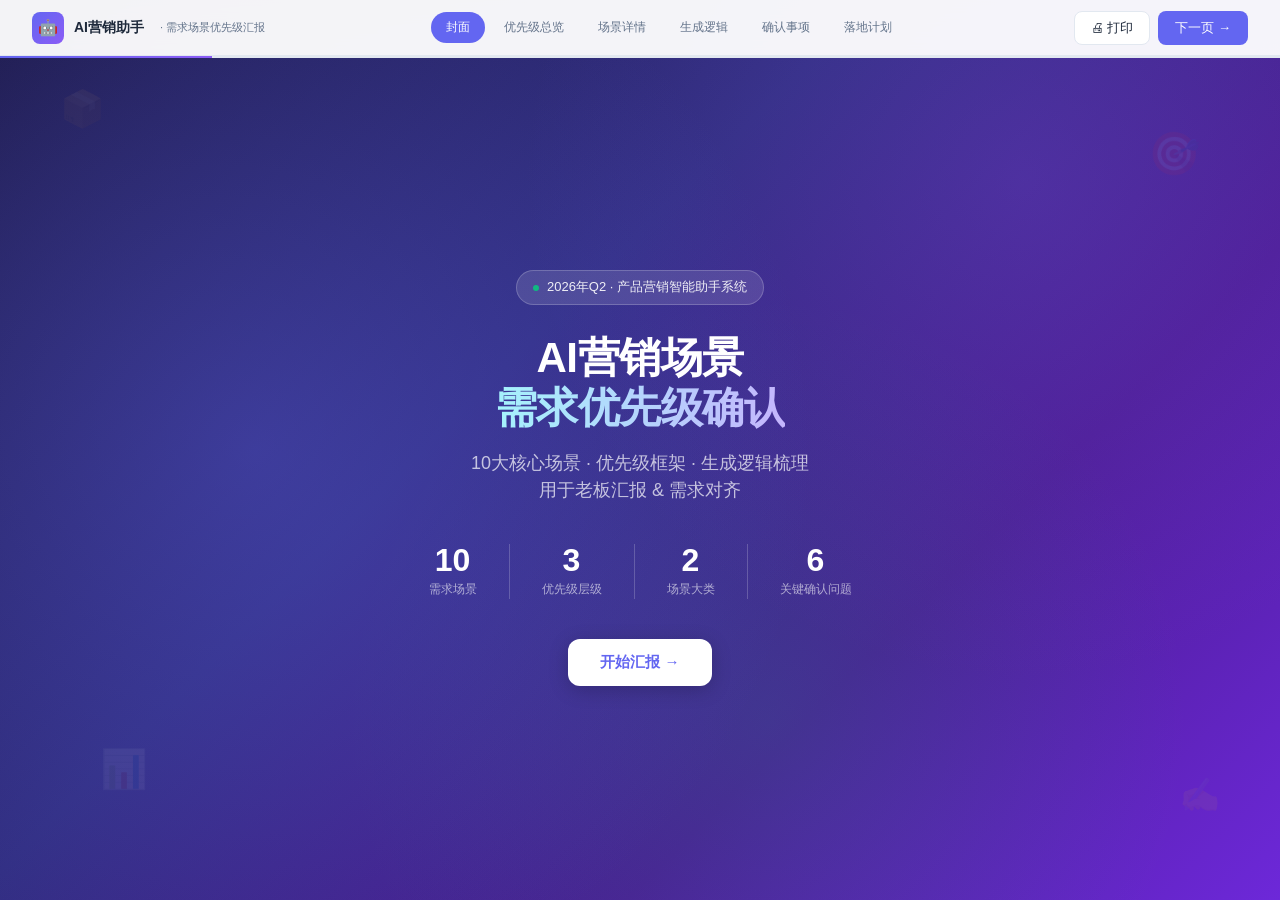
<file: 原型预览/需求优先级确认汇报.html>
<!DOCTYPE html>
<html lang="zh-CN">
<head>
<meta charset="UTF-8">
<meta name="viewport" content="width=device-width, initial-scale=1.0">
<title>AI营销场景优先级确认 · 汇报材料</title>
<style>
:root {
  --primary: #6366f1;
  --primary-dark: #4f46e5;
  --primary-light: #e0e7ff;
  --secondary: #8b5cf6;
  --success: #10b981;
  --warning: #f59e0b;
  --danger: #ef4444;
  --info: #3b82f6;
  --orange: #f97316;
  --teal: #14b8a6;
  --bg: #f8fafc;
  --card: #ffffff;
  --border: #e2e8f0;
  --text: #1e293b;
  --text-muted: #64748b;
  --text-light: #94a3b8;
}

* { box-sizing: border-box; margin: 0; padding: 0; }

body {
  font-family: -apple-system, BlinkMacSystemFont, 'PingFang SC', 'Microsoft YaHei', sans-serif;
  background: var(--bg);
  color: var(--text);
  font-size: 14px;
  line-height: 1.6;
}

/* ===== 页面切换 ===== */
.slide { display: none; min-height: 100vh; }
.slide.active { display: flex; flex-direction: column; }

/* ===== 顶部导航 ===== */
.nav-bar {
  position: fixed; top: 0; left: 0; right: 0; z-index: 100;
  background: rgba(255,255,255,0.95); backdrop-filter: blur(10px);
  border-bottom: 1px solid var(--border);
  display: flex; align-items: center; justify-content: space-between;
  padding: 12px 32px; height: 56px;
}
.nav-logo { display: flex; align-items: center; gap: 10px; }
.nav-logo .logo-icon {
  width: 32px; height: 32px;
  background: linear-gradient(135deg, var(--primary), var(--secondary));
  border-radius: 8px; display: flex; align-items: center; justify-content: center;
  font-size: 16px;
}
.nav-logo span { font-size: 14px; font-weight: 700; color: var(--text); }
.nav-logo small { font-size: 11px; color: var(--text-muted); margin-left: 6px; }
.nav-steps { display: flex; align-items: center; gap: 4px; }
.nav-step {
  padding: 5px 14px; border-radius: 20px; font-size: 12px; font-weight: 500;
  cursor: pointer; transition: all 0.2s; color: var(--text-muted); border: 1px solid transparent;
}
.nav-step:hover { background: var(--primary-light); color: var(--primary); }
.nav-step.active { background: var(--primary); color: white; }
.nav-step.visited { color: var(--primary); }
.nav-actions { display: flex; gap: 8px; }
.btn {
  display: inline-flex; align-items: center; gap: 6px;
  padding: 7px 16px; border-radius: 8px;
  font-size: 13px; font-weight: 500; cursor: pointer;
  border: 1px solid transparent; transition: all 0.2s; text-decoration: none;
}
.btn-primary { background: var(--primary); color: white; }
.btn-primary:hover { background: var(--primary-dark); transform: translateY(-1px); }
.btn-outline { background: white; color: var(--text); border-color: var(--border); }
.btn-outline:hover { border-color: var(--primary); color: var(--primary); }

/* ===== 幻灯片内容 ===== */
.slide-content {
  flex: 1; padding-top: 56px;
  display: flex; flex-direction: column;
}

/* ===== 封面页 ===== */
.cover-slide {
  background: linear-gradient(135deg, #1e1b4b 0%, #312e81 40%, #4c1d95 70%, #6d28d9 100%);
  justify-content: center; align-items: center;
  min-height: 100vh; position: relative; overflow: hidden;
}
.cover-slide::before {
  content: '';
  position: absolute; inset: 0;
  background: radial-gradient(circle at 20% 50%, rgba(99,102,241,0.3) 0%, transparent 50%),
              radial-gradient(circle at 80% 20%, rgba(139,92,246,0.2) 0%, transparent 40%),
              radial-gradient(circle at 60% 80%, rgba(16,185,129,0.15) 0%, transparent 40%);
}
.cover-inner {
  position: relative; z-index: 1; text-align: center;
  padding: 48px; max-width: 760px;
}
.cover-badge {
  display: inline-flex; align-items: center; gap: 8px;
  background: rgba(255,255,255,0.12); border: 1px solid rgba(255,255,255,0.2);
  border-radius: 20px; padding: 6px 16px; margin-bottom: 28px;
  font-size: 13px; color: rgba(255,255,255,0.9);
}
.cover-badge .dot { width: 6px; height: 6px; border-radius: 50%; background: #10b981; animation: pulse 2s infinite; }
@keyframes pulse { 0%,100%{opacity:1;transform:scale(1)} 50%{opacity:0.6;transform:scale(1.2)} }
.cover-title {
  font-size: 42px; font-weight: 800; color: white;
  line-height: 1.2; margin-bottom: 16px; letter-spacing: -0.5px;
}
.cover-title span { 
  background: linear-gradient(90deg, #a5f3fc, #c4b5fd);
  -webkit-background-clip: text; -webkit-text-fill-color: transparent;
}
.cover-subtitle {
  font-size: 18px; color: rgba(255,255,255,0.7);
  margin-bottom: 40px; line-height: 1.5;
}
.cover-meta {
  display: flex; justify-content: center; gap: 32px;
  margin-bottom: 40px;
}
.cover-meta-item {
  display: flex; flex-direction: column; align-items: center; gap: 4px;
}
.cover-meta-item .meta-num {
  font-size: 32px; font-weight: 800; color: white; line-height: 1;
}
.cover-meta-item .meta-label {
  font-size: 12px; color: rgba(255,255,255,0.6);
}
.cover-divider { width: 1px; background: rgba(255,255,255,0.2); }
.cover-start-btn {
  display: inline-flex; align-items: center; gap: 8px;
  background: white; color: var(--primary);
  padding: 14px 32px; border-radius: 12px;
  font-size: 15px; font-weight: 600; cursor: pointer; border: none;
  transition: all 0.2s; box-shadow: 0 4px 20px rgba(0,0,0,0.2);
}
.cover-start-btn:hover { transform: translateY(-2px); box-shadow: 0 8px 30px rgba(0,0,0,0.3); }
.cover-floating {
  position: absolute; font-size: 28px; opacity: 0.08;
  animation: float 6s ease-in-out infinite;
}
@keyframes float { 0%,100%{transform:translateY(0)} 50%{transform:translateY(-20px)} }

/* ===== 通用页面布局 ===== */
.page-header {
  background: white; border-bottom: 1px solid var(--border);
  padding: 28px 48px 24px;
}
.page-header-inner { max-width: 1100px; margin: 0 auto; }
.breadcrumb { display: flex; align-items: center; gap: 6px; font-size: 12px; color: var(--text-muted); margin-bottom: 8px; }
.breadcrumb span:last-child { color: var(--primary); font-weight: 500; }
.page-h1 { font-size: 26px; font-weight: 800; color: var(--text); margin-bottom: 6px; }
.page-desc { font-size: 14px; color: var(--text-muted); }
.page-body { padding: 32px 48px; max-width: 1148px; margin: 0 auto; width: 100%; }

/* ===== 卡片 ===== */
.card {
  background: white; border-radius: 14px;
  border: 1px solid var(--border); overflow: hidden;
}
.card-header { padding: 18px 24px; border-bottom: 1px solid var(--border); }
.card-body { padding: 24px; }
.card-title { font-size: 15px; font-weight: 700; color: var(--text); display: flex; align-items: center; gap: 8px; }
.card-desc { font-size: 13px; color: var(--text-muted); margin-top: 2px; }

/* ===== 优先级矩阵 ===== */
.priority-overview {
  display: grid; grid-template-columns: 2fr 1fr; gap: 20px; margin-bottom: 24px;
}
.priority-list { display: flex; flex-direction: column; gap: 10px; }
.priority-item {
  display: flex; align-items: center; gap: 14px;
  padding: 14px 18px; border-radius: 12px;
  border: 1.5px solid var(--border); background: white;
  transition: all 0.2s; cursor: default;
  position: relative; overflow: hidden;
}
.priority-item::before {
  content: ''; position: absolute; left: 0; top: 0; bottom: 0; width: 4px;
}
.priority-item.tier-1::before { background: var(--danger); }
.priority-item.tier-2::before { background: var(--warning); }
.priority-item.tier-3::before { background: var(--info); }
.priority-item:hover { border-color: var(--primary); box-shadow: 0 2px 12px rgba(99,102,241,0.1); transform: translateX(2px); }
.priority-rank {
  width: 32px; height: 32px; border-radius: 8px;
  display: flex; align-items: center; justify-content: center;
  font-size: 13px; font-weight: 800; flex-shrink: 0;
}
.tier-1 .priority-rank { background: #fee2e2; color: var(--danger); }
.tier-2 .priority-rank { background: #fef3c7; color: #b45309; }
.tier-3 .priority-rank { background: #dbeafe; color: #1e40af; }
.priority-info { flex: 1; min-width: 0; }
.priority-name { font-size: 14px; font-weight: 600; color: var(--text); }
.priority-desc { font-size: 12px; color: var(--text-muted); margin-top: 1px; }
.priority-tags { display: flex; gap: 6px; margin-top: 6px; flex-wrap: wrap; }
.tag {
  display: inline-flex; align-items: center;
  padding: 2px 8px; border-radius: 20px; font-size: 11px; font-weight: 500;
}
.tag-red { background: #fee2e2; color: #991b1b; }
.tag-yellow { background: #fef3c7; color: #92400e; }
.tag-blue { background: #dbeafe; color: #1e40af; }
.tag-green { background: #d1fae5; color: #065f46; }
.tag-purple { background: #ede9fe; color: #5b21b6; }
.tag-gray { background: #f1f5f9; color: #475569; }
.tag-orange { background: #ffedd5; color: #9a3412; }
.priority-arrow {
  font-size: 16px; color: var(--text-light); flex-shrink: 0;
}

/* ===== 分类统计 ===== */
.category-cards { display: flex; flex-direction: column; gap: 12px; }
.category-card {
  border-radius: 12px; padding: 16px; border: 1.5px solid;
}
.category-card.cat-content { background: #fef2f2; border-color: #fecaca; }
.category-card.cat-insight { background: #eff6ff; border-color: #bfdbfe; }
.category-card-title { font-size: 13px; font-weight: 700; margin-bottom: 6px; display: flex; align-items: center; gap: 6px; }
.cat-content .category-card-title { color: #991b1b; }
.cat-insight .category-card-title { color: #1e40af; }
.category-card-body { font-size: 12px; color: var(--text-muted); line-height: 1.6; }
.category-card-nums { display: flex; gap: 8px; margin-top: 8px; }

/* ===== 核心问题 ===== */
.core-question {
  background: linear-gradient(135deg, #fef3c7, #fde68a);
  border: 1.5px solid #fcd34d; border-radius: 12px; padding: 16px 20px;
  margin-bottom: 20px;
}
.core-question-title { font-size: 13px; font-weight: 700; color: #92400e; margin-bottom: 8px; display: flex; align-items: center; gap: 6px; }
.core-question-body { font-size: 13px; color: #78350f; line-height: 1.7; }

/* ===== 决策框架 ===== */
.decision-grid { display: grid; grid-template-columns: 1fr 1fr; gap: 16px; }
.decision-card {
  border-radius: 12px; padding: 18px; border: 1.5px solid;
}
.decision-card.opt-a { background: #f0fdf4; border-color: #86efac; }
.decision-card.opt-b { background: #eff6ff; border-color: #93c5fd; }
.decision-card.opt-rec { background: linear-gradient(135deg, #f0fdf4, #eff6ff); border-color: #6366f1; grid-column: 1/-1; }
.decision-title { font-size: 14px; font-weight: 700; margin-bottom: 10px; display: flex; align-items: center; gap: 6px; }
.opt-a .decision-title { color: #166534; }
.opt-b .decision-title { color: #1e40af; }
.opt-rec .decision-title { color: var(--primary); }
.decision-pros, .decision-cons { font-size: 12px; line-height: 1.8; }
.pro { color: #166534; }
.con { color: #991b1b; }
.rec-body { font-size: 13px; color: var(--text); line-height: 1.7; }

/* ===== 场景详情页 ===== */
.scenario-tabs { display: flex; gap: 6px; margin-bottom: 20px; flex-wrap: wrap; }
.scenario-tab {
  padding: 7px 14px; border-radius: 20px; font-size: 12px; font-weight: 600;
  cursor: pointer; transition: all 0.2s; border: 1.5px solid var(--border);
  color: var(--text-muted); background: white;
}
.scenario-tab:hover { border-color: var(--primary); color: var(--primary); }
.scenario-tab.active { background: var(--primary); color: white; border-color: var(--primary); }
.scenario-tab.tier-1-tab.active { background: var(--danger); border-color: var(--danger); }
.scenario-tab.tier-2-tab.active { background: var(--warning); border-color: var(--warning); }
.scenario-tab.tier-3-tab.active { background: var(--info); border-color: var(--info); }
.scenario-panel { display: none; }
.scenario-panel.active { display: grid; grid-template-columns: 1fr 1fr; gap: 20px; }

.scenario-header {
  grid-column: 1/-1;
  border-radius: 14px; padding: 20px 24px;
  display: flex; align-items: flex-start; gap: 16px;
}
.scenario-icon-wrap {
  width: 52px; height: 52px; border-radius: 14px;
  display: flex; align-items: center; justify-content: center;
  font-size: 24px; flex-shrink: 0;
}
.scenario-meta { flex: 1; }
.scenario-num { font-size: 12px; font-weight: 600; margin-bottom: 2px; }
.scenario-title { font-size: 20px; font-weight: 800; color: var(--text); margin-bottom: 6px; }
.scenario-summary { font-size: 13px; color: var(--text-muted); line-height: 1.6; }
.scenario-tags { display: flex; gap: 6px; margin-top: 10px; flex-wrap: wrap; }

/* tier 颜色 */
.t1-header { background: linear-gradient(135deg, #fff1f2, #ffe4e6); border: 1.5px solid #fecdd3; }
.t1-icon { background: #fee2e2; }
.t1-num { color: var(--danger); }
.t2-header { background: linear-gradient(135deg, #fffbeb, #fef3c7); border: 1.5px solid #fde68a; }
.t2-icon { background: #fef3c7; }
.t2-num { color: #b45309; }
.t3-header { background: linear-gradient(135deg, #eff6ff, #dbeafe); border: 1.5px solid #bfdbfe; }
.t3-icon { background: #dbeafe; }
.t3-num { color: #1e40af; }

.info-section { border-radius: 12px; padding: 18px; }
.info-section-title { font-size: 13px; font-weight: 700; color: var(--text-muted); margin-bottom: 12px; display: flex; align-items: center; gap: 6px; text-transform: uppercase; letter-spacing: 0.5px; }

.step-list { display: flex; flex-direction: column; gap: 10px; }
.step-item { display: flex; gap: 12px; align-items: flex-start; }
.step-num {
  width: 22px; height: 22px; border-radius: 50%;
  background: var(--primary); color: white;
  font-size: 11px; font-weight: 700;
  display: flex; align-items: center; justify-content: center;
  flex-shrink: 0; margin-top: 1px;
}
.step-content { font-size: 13px; color: var(--text); line-height: 1.6; }
.step-content strong { color: var(--primary); }

.input-list, .output-list { display: flex; flex-direction: column; gap: 8px; }
.input-item, .output-item {
  display: flex; align-items: flex-start; gap: 10px;
  font-size: 13px; color: var(--text); padding: 8px 12px;
  background: var(--bg); border-radius: 8px; border-left: 3px solid;
}
.input-item { border-color: var(--primary); }
.output-item { border-color: var(--success); }
.input-icon, .output-icon { flex-shrink: 0; margin-top: 1px; }

.confirm-list { display: flex; flex-direction: column; gap: 8px; }
.confirm-item {
  display: flex; gap: 10px; padding: 10px 14px;
  background: #fffbeb; border: 1px solid #fde68a; border-radius: 8px;
  font-size: 13px; color: #78350f; align-items: flex-start;
}
.confirm-q { flex-shrink: 0; font-weight: 700; color: #b45309; }

.dependency-box {
  background: var(--primary-light); border-radius: 8px; padding: 12px;
  font-size: 12px; color: var(--primary-dark);
  display: flex; align-items: flex-start; gap: 8px;
  margin-top: 12px;
}
.dependency-box strong { font-weight: 700; }

/* ===== 生成逻辑架构图 ===== */
.arch-slide .page-body { padding-top: 24px; }
.arch-flow { display: flex; flex-direction: column; gap: 0; }
.arch-row {
  display: flex; align-items: stretch; gap: 0;
  margin-bottom: 0;
}
.arch-layer {
  flex: 1; padding: 20px 24px;
  display: flex; flex-direction: column; gap: 12px;
}
.arch-layer-title {
  font-size: 11px; font-weight: 700; letter-spacing: 1px;
  text-transform: uppercase; margin-bottom: 4px;
}
.arch-boxes { display: flex; gap: 10px; flex-wrap: wrap; }
.arch-box {
  padding: 10px 14px; border-radius: 10px;
  font-size: 12px; font-weight: 600;
  display: flex; align-items: center; gap: 6px;
  border: 1.5px solid;
}

.arch-arrow {
  display: flex; align-items: center; justify-content: center;
  color: var(--text-light); font-size: 22px; padding: 8px 0;
}

/* ===== 建议与确认 ===== */
.confirm-grid { display: grid; grid-template-columns: 1fr 1fr; gap: 20px; margin-bottom: 24px; }
.question-list { display: flex; flex-direction: column; gap: 12px; }
.question-item {
  display: flex; gap: 14px; padding: 16px 18px;
  background: white; border-radius: 12px; border: 1.5px solid var(--border);
  align-items: flex-start; transition: all 0.2s;
}
.question-item:hover { border-color: var(--primary); box-shadow: 0 2px 12px rgba(99,102,241,0.1); }
.q-num {
  width: 28px; height: 28px; border-radius: 8px;
  background: var(--primary-light); color: var(--primary);
  font-size: 13px; font-weight: 700;
  display: flex; align-items: center; justify-content: center; flex-shrink: 0;
}
.q-body { flex: 1; }
.q-title { font-size: 14px; font-weight: 600; color: var(--text); margin-bottom: 4px; }
.q-detail { font-size: 12px; color: var(--text-muted); line-height: 1.6; }
.q-options { display: flex; gap: 6px; margin-top: 8px; flex-wrap: wrap; }
.q-option {
  padding: 3px 10px; border-radius: 20px; font-size: 11px; font-weight: 600;
  border: 1px solid; cursor: pointer; transition: all 0.15s;
}
.q-option.opt-yes { border-color: var(--success); color: var(--success); }
.q-option.opt-yes:hover { background: var(--success); color: white; }
.q-option.opt-no { border-color: var(--danger); color: var(--danger); }
.q-option.opt-no:hover { background: var(--danger); color: white; }
.q-option.opt-a { border-color: var(--primary); color: var(--primary); }
.q-option.opt-a:hover { background: var(--primary); color: white; }
.q-option.opt-b { border-color: var(--info); color: var(--info); }
.q-option.opt-b:hover { background: var(--info); color: white; }

/* ===== 时间规划 ===== */
.timeline { display: flex; flex-direction: column; gap: 0; }
.timeline-item { display: flex; gap: 0; }
.timeline-left {
  width: 100px; flex-shrink: 0; text-align: right;
  padding-right: 20px; padding-top: 4px;
}
.timeline-phase { font-size: 11px; font-weight: 700; text-transform: uppercase; letter-spacing: 0.5px; }
.timeline-date { font-size: 11px; color: var(--text-muted); }
.timeline-mid {
  display: flex; flex-direction: column; align-items: center;
  padding: 0 16px;
}
.timeline-dot {
  width: 14px; height: 14px; border-radius: 50%; border: 3px solid white;
  flex-shrink: 0;
}
.timeline-line { width: 2px; flex: 1; min-height: 40px; }
.timeline-right { flex: 1; padding-bottom: 28px; padding-top: 0; }
.timeline-card {
  background: white; border-radius: 12px; border: 1.5px solid var(--border);
  padding: 14px 18px;
}
.timeline-title { font-size: 14px; font-weight: 700; color: var(--text); margin-bottom: 6px; }
.timeline-tasks { display: flex; flex-direction: column; gap: 4px; }
.timeline-task { font-size: 12px; color: var(--text-muted); display: flex; align-items: center; gap: 6px; }
.timeline-task::before { content: '▸'; color: var(--primary); }

/* ===== 结尾 ===== */
.end-slide {
  background: linear-gradient(135deg, #0f172a 0%, #1e1b4b 50%, #312e81 100%);
  justify-content: center; align-items: center;
  min-height: 100vh; flex-direction: column; text-align: center;
}
.end-inner { max-width: 600px; padding: 48px; }
.end-icon { font-size: 64px; margin-bottom: 24px; }
.end-title { font-size: 36px; font-weight: 800; color: white; margin-bottom: 12px; }
.end-subtitle { font-size: 16px; color: rgba(255,255,255,0.6); margin-bottom: 40px; line-height: 1.6; }
.end-actions { display: flex; justify-content: center; gap: 16px; }
.end-btn {
  padding: 12px 28px; border-radius: 10px; font-size: 14px; font-weight: 600;
  cursor: pointer; border: none; transition: all 0.2s;
}
.end-btn-primary { background: white; color: var(--primary); }
.end-btn-primary:hover { transform: translateY(-2px); box-shadow: 0 8px 24px rgba(0,0,0,0.3); }
.end-btn-outline { background: transparent; color: white; border: 1.5px solid rgba(255,255,255,0.3); }
.end-btn-outline:hover { background: rgba(255,255,255,0.1); }

/* ===== 滚动进度 ===== */
.progress-bar {
  position: fixed; top: 56px; left: 0; right: 0; height: 2px;
  background: var(--border); z-index: 99;
}
.progress-fill {
  height: 100%; background: linear-gradient(90deg, var(--primary), var(--secondary));
  transition: width 0.3s ease;
}

/* ===== 浮动提示 ===== */
.float-tip {
  position: fixed; bottom: 24px; right: 24px; z-index: 200;
  background: white; border-radius: 12px; border: 1.5px solid var(--border);
  box-shadow: 0 8px 30px rgba(0,0,0,0.12);
  padding: 12px 16px; display: flex; align-items: center; gap: 10px;
  font-size: 13px; color: var(--text-muted);
  animation: slideIn 0.3s ease;
}
@keyframes slideIn { from { transform: translateY(20px); opacity: 0; } to { transform: translateY(0); opacity: 1; } }
.float-tip-nav { display: flex; gap: 6px; }
.nav-btn {
  width: 32px; height: 32px; border-radius: 8px; border: 1px solid var(--border);
  background: white; cursor: pointer; font-size: 14px;
  display: flex; align-items: center; justify-content: center; transition: all 0.2s;
}
.nav-btn:hover { background: var(--primary); color: white; border-color: var(--primary); }

/* ===== 工具栏 ===== */
.toolbar {
  display: flex; gap: 8px; align-items: center;
  padding: 16px 48px; background: white;
  border-top: 1px solid var(--border);
  position: sticky; bottom: 0; z-index: 50;
}
.toolbar-left { flex: 1; display: flex; align-items: center; gap: 8px; font-size: 13px; color: var(--text-muted); }
.toolbar-right { display: flex; gap: 8px; }

/* ===== 响应式 ===== */
@media (max-width: 900px) {
  .priority-overview { grid-template-columns: 1fr; }
  .scenario-panel.active { grid-template-columns: 1fr; }
  .decision-grid { grid-template-columns: 1fr; }
  .confirm-grid { grid-template-columns: 1fr; }
  .page-body { padding: 20px 24px; }
  .nav-steps { display: none; }
  .cover-title { font-size: 28px; }
}

/* ===== 折叠面板 ===== */
.collapse-header {
  display: flex; align-items: center; justify-content: space-between;
  cursor: pointer; user-select: none; padding: 14px 18px;
  border-radius: 10px; background: var(--bg); transition: all 0.2s;
}
.collapse-header:hover { background: var(--primary-light); }
.collapse-body { padding: 0 18px 14px; }
.collapse-arrow { transition: transform 0.2s; font-size: 12px; color: var(--text-muted); }
.collapse-header.open .collapse-arrow { transform: rotate(180deg); }

/* ===== 高亮盒子 ===== */
.highlight-box {
  border-radius: 12px; padding: 16px 20px;
  display: flex; gap: 12px; align-items: flex-start;
  margin-bottom: 16px;
}
.highlight-box.info { background: #eff6ff; border: 1.5px solid #bfdbfe; }
.highlight-box.success { background: #f0fdf4; border: 1.5px solid #86efac; }
.highlight-box.warning { background: #fffbeb; border: 1.5px solid #fde68a; }
.highlight-box.danger { background: #fff1f2; border: 1.5px solid #fecdd3; }
.highlight-box .hb-icon { font-size: 18px; flex-shrink: 0; margin-top: 1px; }
.highlight-box .hb-body { flex: 1; }
.highlight-box .hb-title { font-size: 13px; font-weight: 700; margin-bottom: 4px; }
.highlight-box.info .hb-title { color: #1e40af; }
.highlight-box.success .hb-title { color: #166534; }
.highlight-box.warning .hb-title { color: #92400e; }
.highlight-box.danger .hb-title { color: #991b1b; }
.highlight-box .hb-text { font-size: 13px; line-height: 1.6; color: var(--text); }
</style>
</head>
<body>

<!-- ===== 进度条 ===== -->
<div class="progress-bar"><div class="progress-fill" id="progressFill" style="width:16.6%"></div></div>

<!-- ===== 顶部导航 ===== -->
<div class="nav-bar">
  <div class="nav-logo">
    <div class="logo-icon">🤖</div>
    <span>AI营销助手</span>
    <small>· 需求场景优先级汇报</small>
  </div>
  <div class="nav-steps" id="navSteps">
    <div class="nav-step active" onclick="goSlide(0)" id="step-0">封面</div>
    <div class="nav-step" onclick="goSlide(1)" id="step-1">优先级总览</div>
    <div class="nav-step" onclick="goSlide(2)" id="step-2">场景详情</div>
    <div class="nav-step" onclick="goSlide(3)" id="step-3">生成逻辑</div>
    <div class="nav-step" onclick="goSlide(4)" id="step-4">确认事项</div>
    <div class="nav-step" onclick="goSlide(5)" id="step-5">落地计划</div>
  </div>
  <div class="nav-actions">
    <button class="btn btn-outline" onclick="window.print()">🖨 打印</button>
    <button class="btn btn-primary" onclick="goSlide(currentSlide+1)">下一页 →</button>
  </div>
</div>

<!-- ========================================
     幻灯片 0：封面
     ======================================== -->
<div class="slide active" id="slide-0">
  <div class="cover-slide" style="padding-top:56px; min-height:100vh; display:flex; align-items:center; justify-content:center;">
    <div style="position:absolute;top:80px;left:60px;font-size:36px;opacity:0.06;animation:float 8s ease-in-out infinite;">📦</div>
    <div style="position:absolute;top:120px;right:80px;font-size:42px;opacity:0.06;animation:float 6s ease-in-out infinite 1s;">🎯</div>
    <div style="position:absolute;bottom:100px;left:100px;font-size:38px;opacity:0.06;animation:float 7s ease-in-out infinite 2s;">📊</div>
    <div style="position:absolute;bottom:80px;right:60px;font-size:32px;opacity:0.06;animation:float 9s ease-in-out infinite 0.5s;">✍️</div>
    <div class="cover-inner">
      <div class="cover-badge">
        <div class="dot"></div>
        2026年Q2 · 产品营销智能助手系统
      </div>
      <div class="cover-title">
        AI营销场景<br><span>需求优先级确认</span>
      </div>
      <div class="cover-subtitle">
        10大核心场景 · 优先级框架 · 生成逻辑梳理<br>
        用于老板汇报 &amp; 需求对齐
      </div>
      <div class="cover-meta">
        <div class="cover-meta-item">
          <div class="meta-num">10</div>
          <div class="meta-label">需求场景</div>
        </div>
        <div class="cover-divider"></div>
        <div class="cover-meta-item">
          <div class="meta-num">3</div>
          <div class="meta-label">优先级层级</div>
        </div>
        <div class="cover-divider"></div>
        <div class="cover-meta-item">
          <div class="meta-num">2</div>
          <div class="meta-label">场景大类</div>
        </div>
        <div class="cover-divider"></div>
        <div class="cover-meta-item">
          <div class="meta-num">6</div>
          <div class="meta-label">关键确认问题</div>
        </div>
      </div>
      <button class="cover-start-btn" onclick="goSlide(1)">
        开始汇报 →
      </button>
    </div>
  </div>
</div>

<!-- ========================================
     幻灯片 1：优先级总览
     ======================================== -->
<div class="slide" id="slide-1">
  <div class="slide-content">
    <div class="page-header">
      <div class="page-header-inner">
        <div class="breadcrumb"><span>汇报材料</span><span>›</span><span>优先级总览</span></div>
        <div class="page-h1">📋 10大场景优先级总览</div>
        <div class="page-desc">基于老板给出的优先级排序，梳理分层逻辑与待确认关键问题</div>
      </div>
    </div>
    <div class="page-body">

      <!-- 核心待确认问题 -->
      <div class="core-question" style="margin-bottom:20px;">
        <div class="core-question-title">⚠️ 核心待确认问题（汇报前先请老板明确）</div>
        <div class="core-question-body">
          当前老板给出的优先级顺序，<strong>1-6是内容生产类</strong>（直出营销物料），<strong>7-10是洞察报告类</strong>（支撑决策分析）。
          关键矛盾：<strong>洞察报告（7-10）应该是1-6的输入前置条件</strong>，先有洞察再出内容质量更高，但洞察报告放在低优先级。
          需请老板确认：是「先快速上线内容生产场景验证价值」，还是「先把数据底座（洞察）做好再做内容」？
        </div>
      </div>

      <div class="priority-overview">
        <!-- 左侧：优先级列表 -->
        <div class="card">
          <div class="card-header">
            <div class="card-title">🏆 按老板给出的优先级排序</div>
            <div class="card-desc">红色=高优先，黄色=中优先，蓝色=低优先</div>
          </div>
          <div class="card-body" style="padding:16px;">
            <div class="priority-list">
              <div class="priority-item tier-1" onclick="goSlide(2);switchScenario('s1')" style="cursor:pointer;">
                <div class="priority-rank">1</div>
                <div class="priority-info">
                  <div class="priority-name">Listing 7张图卖点</div>
                  <div class="priority-desc">电商主图卖点文案，直接影响转化率</div>
                  <div class="priority-tags">
                    <span class="tag tag-red">🔥 最高优先</span>
                    <span class="tag tag-purple">电商核心</span>
                    <span class="tag tag-gray">内容生产</span>
                  </div>
                </div>
                <div class="priority-arrow">›</div>
              </div>

              <div class="priority-item tier-1" onclick="goSlide(2);switchScenario('s2')" style="cursor:pointer;">
                <div class="priority-rank">2</div>
                <div class="priority-info">
                  <div class="priority-name">视频创意和文案</div>
                  <div class="priority-desc">短视频脚本+文案，流量红利场景</div>
                  <div class="priority-tags">
                    <span class="tag tag-red">🔥 高优先</span>
                    <span class="tag tag-orange">视频营销</span>
                    <span class="tag tag-gray">内容生产</span>
                  </div>
                </div>
                <div class="priority-arrow">›</div>
              </div>

              <div class="priority-item tier-1" onclick="goSlide(2);switchScenario('s3')" style="cursor:pointer;">
                <div class="priority-rank">3</div>
                <div class="priority-info">
                  <div class="priority-name">包装盒文案</div>
                  <div class="priority-desc">产品实物包装，品牌第一触点</div>
                  <div class="priority-tags">
                    <span class="tag tag-red">🔥 高优先</span>
                    <span class="tag tag-green">品牌体验</span>
                    <span class="tag tag-gray">内容生产</span>
                  </div>
                </div>
                <div class="priority-arrow">›</div>
              </div>

              <div class="priority-item tier-2" onclick="goSlide(2);switchScenario('s4')" style="cursor:pointer;">
                <div class="priority-rank">4</div>
                <div class="priority-info">
                  <div class="priority-name">用户友好型说明书</div>
                  <div class="priority-desc">含图文结构，提升用户体验，降低客诉</div>
                  <div class="priority-tags">
                    <span class="tag tag-yellow">⚡ 中优先</span>
                    <span class="tag tag-green">用户体验</span>
                    <span class="tag tag-gray">内容生产</span>
                  </div>
                </div>
                <div class="priority-arrow">›</div>
              </div>

              <div class="priority-item tier-2" onclick="goSlide(2);switchScenario('s5')" style="cursor:pointer;">
                <div class="priority-rank">5</div>
                <div class="priority-info">
                  <div class="priority-name">广告创意和文案</div>
                  <div class="priority-desc">付费投放广告素材，ROI衡量明确</div>
                  <div class="priority-tags">
                    <span class="tag tag-yellow">⚡ 中优先</span>
                    <span class="tag tag-blue">付费投放</span>
                    <span class="tag tag-gray">内容生产</span>
                  </div>
                </div>
                <div class="priority-arrow">›</div>
              </div>

              <div class="priority-item tier-2" onclick="goSlide(2);switchScenario('s6')" style="cursor:pointer;">
                <div class="priority-rank">6</div>
                <div class="priority-info">
                  <div class="priority-name">种草文章</div>
                  <div class="priority-desc">小红书/公众号内容营销，影响用户心智</div>
                  <div class="priority-tags">
                    <span class="tag tag-yellow">⚡ 中优先</span>
                    <span class="tag tag-purple">内容营销</span>
                    <span class="tag tag-gray">内容生产</span>
                  </div>
                </div>
                <div class="priority-arrow">›</div>
              </div>

              <div class="priority-item tier-3" onclick="goSlide(2);switchScenario('s7')" style="cursor:pointer;">
                <div class="priority-rank">7</div>
                <div class="priority-info">
                  <div class="priority-name">品类洞察报告</div>
                  <div class="priority-desc">市场趋势、品类规模、机会分析</div>
                  <div class="priority-tags">
                    <span class="tag tag-blue">📊 基础支撑</span>
                    <span class="tag tag-gray">洞察报告</span>
                  </div>
                </div>
                <div class="priority-arrow">›</div>
              </div>

              <div class="priority-item tier-3" onclick="goSlide(2);switchScenario('s8')" style="cursor:pointer;">
                <div class="priority-rank">8</div>
                <div class="priority-info">
                  <div class="priority-name">竞对洞察报告</div>
                  <div class="priority-desc">竞品分析、差异化定位、策略建议</div>
                  <div class="priority-tags">
                    <span class="tag tag-blue">📊 基础支撑</span>
                    <span class="tag tag-gray">洞察报告</span>
                  </div>
                </div>
                <div class="priority-arrow">›</div>
              </div>

              <div class="priority-item tier-3" onclick="goSlide(2);switchScenario('s9')" style="cursor:pointer;">
                <div class="priority-rank">9</div>
                <div class="priority-info">
                  <div class="priority-name">产品洞察报告</div>
                  <div class="priority-desc">产品卖点挖掘、功能价值、改进方向</div>
                  <div class="priority-tags">
                    <span class="tag tag-blue">📊 基础支撑</span>
                    <span class="tag tag-gray">洞察报告</span>
                  </div>
                </div>
                <div class="priority-arrow">›</div>
              </div>

              <div class="priority-item tier-3" onclick="goSlide(2);switchScenario('s10')" style="cursor:pointer;">
                <div class="priority-rank">10</div>
                <div class="priority-info">
                  <div class="priority-name">用户洞察报告</div>
                  <div class="priority-desc">用户画像、需求痛点、购买决策分析</div>
                  <div class="priority-tags">
                    <span class="tag tag-blue">📊 基础支撑</span>
                    <span class="tag tag-gray">洞察报告</span>
                  </div>
                </div>
                <div class="priority-arrow">›</div>
              </div>
            </div>
          </div>
        </div>

        <!-- 右侧：分类与建议 -->
        <div style="display:flex;flex-direction:column;gap:16px;">
          <!-- 两大类别 -->
          <div class="card">
            <div class="card-header">
              <div class="card-title">🗂 场景分类</div>
            </div>
            <div class="card-body" style="padding:16px;">
              <div class="category-cards">
                <div class="category-card cat-content">
                  <div class="category-card-title">🎨 内容生产类（1-6）</div>
                  <div class="category-card-body">直接输出营销物料，覆盖电商、视频、广告、内容营销全链路，<strong>用户最直接感知到价值</strong>，验证效果快。</div>
                  <div class="category-card-nums">
                    <span class="tag tag-red">3个高优先</span>
                    <span class="tag tag-yellow">3个中优先</span>
                  </div>
                </div>
                <div class="category-card cat-insight">
                  <div class="category-card-title">📊 洞察报告类（7-10）</div>
                  <div class="category-card-body">生成品类/竞对/产品/用户的分析报告，<strong>是内容生产的数据底座</strong>，先做则内容更精准，但见效周期更长。</div>
                  <div class="category-card-nums">
                    <span class="tag tag-blue">4个低优先</span>
                  </div>
                </div>
              </div>
            </div>
          </div>

          <!-- 建议调整 -->
          <div class="card">
            <div class="card-header">
              <div class="card-title">💡 我的建议调整</div>
            </div>
            <div class="card-body" style="padding:16px;display:flex;flex-direction:column;gap:10px;">
              <div class="highlight-box success">
                <div class="hb-icon">✅</div>
                <div class="hb-body">
                  <div class="hb-title">认同：1-3优先级最高</div>
                  <div class="hb-text">Listing图、视频、包装是离成交最近的环节，先上线价值最直观。</div>
                </div>
              </div>
              <div class="highlight-box warning">
                <div class="hb-icon">⚠️</div>
                <div class="hb-body">
                  <div class="hb-title">建议：9&10（产品+用户洞察）提前</div>
                  <div class="hb-text">产品洞察和用户洞察是所有内容生产的原材料，建议与1-3并行开发，否则内容生产会缺少数据支撑，只能靠人工输入。</div>
                </div>
              </div>
              <div class="highlight-box info">
                <div class="hb-icon">ℹ️</div>
                <div class="hb-body">
                  <div class="hb-title">可以后置：7&8（品类+竞对洞察）</div>
                  <div class="hb-text">品类洞察和竞对洞察更偏向决策支持，不影响内容生产初期的功能上线，可稳定后迭代。</div>
                </div>
              </div>
            </div>
          </div>
        </div>
      </div>

      <!-- 决策框架 -->
      <div class="card">
        <div class="card-header">
          <div class="card-title">🔀 关键决策：两种策略路线，请老板确认</div>
        </div>
        <div class="card-body" style="padding:16px;">
          <div class="decision-grid">
            <div class="decision-card opt-a">
              <div class="decision-title">🚀 方案A：速度优先（按老板排序）</div>
              <div style="font-size:12px;color:#166534;font-weight:600;margin-bottom:6px;">优先实现内容生产1-6，洞察7-10后期迭代</div>
              <div class="decision-pros">
                <div class="pro">✔ 最快上线，最早交付用户价值</div>
                <div class="pro">✔ 逻辑清晰，执行简单</div>
                <div class="pro">✔ 先用模板/人工输入补充数据缺口</div>
              </div>
              <div style="height:8px;"></div>
              <div class="decision-cons">
                <div class="con">✘ 内容质量依赖人工提供的产品信息</div>
                <div class="con">✘ 洞察能力后补，初期输出可能不够精准</div>
              </div>
            </div>
            <div class="decision-card opt-b">
              <div class="decision-title">🏗 方案B：质量优先（建议调整）</div>
              <div style="font-size:12px;color:#1e40af;font-weight:600;margin-bottom:6px;">产品+用户洞察(9&10)与内容生产1-3并行，其余不变</div>
              <div class="decision-pros">
                <div class="pro">✔ 内容生产有数据支撑，质量更高</div>
                <div class="pro">✔ 洞察→内容形成闭环，长期价值大</div>
                <div class="pro">✔ 开发量增加有限，并行不影响速度</div>
              </div>
              <div style="height:8px;"></div>
              <div class="decision-cons">
                <div class="con">✘ 初期需要并行两条线，资源要求更高</div>
                <div class="con">✘ 洞察模块技术复杂度更高</div>
              </div>
            </div>
            <div class="decision-card opt-rec">
              <div class="decision-title">⭐ 综合建议（推荐确认）</div>
              <div class="rec-body">
                <strong>Phase 1（第1-4周）</strong>：按老板顺序，优先实现 #1 Listing卖点 + #2 视频文案，同步启动 #9 产品洞察 作为数据底座（3个场景并行）。<br>
                <strong>Phase 2（第5-8周）</strong>：补全 #3 包装盒 + #4 说明书 + #10 用户洞察，形成内容生产+洞察双引擎。<br>
                <strong>Phase 3（第9周+）</strong>：#5 广告 + #6 种草 + #7 品类洞察 + #8 竞对洞察。
              </div>
            </div>
          </div>
        </div>
      </div>

    </div>
    <div class="toolbar">
      <div class="toolbar-left">📋 第1页 · 优先级总览</div>
      <div class="toolbar-right">
        <button class="btn btn-outline" onclick="goSlide(0)">← 上一页</button>
        <button class="btn btn-primary" onclick="goSlide(2)">场景详情 →</button>
      </div>
    </div>
  </div>
</div>

<!-- ========================================
     幻灯片 2：场景详情
     ======================================== -->
<div class="slide" id="slide-2">
  <div class="slide-content">
    <div class="page-header">
      <div class="page-header-inner">
        <div class="breadcrumb"><span>汇报材料</span><span>›</span><span>场景详情</span></div>
        <div class="page-h1">🔍 10大场景详细说明</div>
        <div class="page-desc">点击切换不同场景，查看输入要素、生成逻辑与输出形式</div>
      </div>
    </div>
    <div class="page-body">

      <!-- 场景切换标签 -->
      <div class="scenario-tabs">
        <div class="scenario-tab tier-1-tab active" id="tab-s1" onclick="switchScenario('s1')">① Listing卖点图</div>
        <div class="scenario-tab tier-1-tab" id="tab-s2" onclick="switchScenario('s2')">② 视频创意</div>
        <div class="scenario-tab tier-1-tab" id="tab-s3" onclick="switchScenario('s3')">③ 包装盒文案</div>
        <div class="scenario-tab tier-2-tab" id="tab-s4" onclick="switchScenario('s4')">④ 说明书</div>
        <div class="scenario-tab tier-2-tab" id="tab-s5" onclick="switchScenario('s5')">⑤ 广告文案</div>
        <div class="scenario-tab tier-2-tab" id="tab-s6" onclick="switchScenario('s6')">⑥ 种草文章</div>
        <div class="scenario-tab tier-3-tab" id="tab-s7" onclick="switchScenario('s7')">⑦ 品类洞察</div>
        <div class="scenario-tab tier-3-tab" id="tab-s8" onclick="switchScenario('s8')">⑧ 竞对洞察</div>
        <div class="scenario-tab tier-3-tab" id="tab-s9" onclick="switchScenario('s9')">⑨ 产品洞察</div>
        <div class="scenario-tab tier-3-tab" id="tab-s10" onclick="switchScenario('s10')">⑩ 用户洞察</div>
      </div>

      <!-- 场景 1：Listing 7张图卖点 -->
      <div class="scenario-panel active" id="panel-s1">
        <div class="scenario-header t1-header">
          <div class="scenario-icon-wrap t1-icon">🖼</div>
          <div class="scenario-meta">
            <div class="scenario-num t1-num">🔥 优先级 #1 · 内容生产类</div>
            <div class="scenario-title">Listing 7张图卖点</div>
            <div class="scenario-summary">针对亚马逊/京东/天猫等电商平台，为产品主图（共7张）分别生成对应的卖点文案结构与视觉引导内容，最大化转化率。</div>
            <div class="scenario-tags">
              <span class="tag tag-red">最高优先</span>
              <span class="tag tag-purple">电商平台</span>
              <span class="tag tag-gray">亚马逊/京东/天猫</span>
              <span class="tag tag-green">直接影响转化</span>
            </div>
          </div>
        </div>

        <div class="card">
          <div class="card-header"><div class="card-title">📥 所需输入要素</div></div>
          <div class="card-body">
            <div class="input-list">
              <div class="input-item"><div class="input-icon">📦</div><div><strong>产品基础信息</strong>：名称、类目、功能、规格参数、材质</div></div>
              <div class="input-item"><div class="input-icon">🎯</div><div><strong>目标平台</strong>：亚马逊 / 天猫 / 京东（规则不同）</div></div>
              <div class="input-item"><div class="input-icon">👥</div><div><strong>核心用户画像</strong>：年龄、性别、使用场景、痛点</div></div>
              <div class="input-item"><div class="input-icon">🏆</div><div><strong>竞品参考</strong>（可选）：对标竞品链接或截图</div></div>
              <div class="input-item"><div class="input-icon">🌟</div><div><strong>核心卖点</strong>：3-5个关键差异化优势</div></div>
              <div class="input-item"><div class="input-icon">🚫</div><div><strong>禁用词/品牌规范</strong>（可选）</div></div>
            </div>
          </div>
        </div>

        <div class="card">
          <div class="card-header"><div class="card-title">⚙️ 生成逻辑</div></div>
          <div class="card-body">
            <div class="step-list">
              <div class="step-item"><div class="step-num">1</div><div class="step-content"><strong>图位规划</strong>：按7张图的标准结构分配内容主题（主图/场景图/功能图/细节图/对比图/人群图/权威图）</div></div>
              <div class="step-item"><div class="step-num">2</div><div class="step-content"><strong>卖点提炼</strong>：从产品信息中提炼每张图的核心卖点主张（标题+副标题+支撑点）</div></div>
              <div class="step-item"><div class="step-num">3</div><div class="step-content"><strong>平台适配</strong>：按目标平台规则调整字数、禁用词、视觉引导文字</div></div>
              <div class="step-item"><div class="step-num">4</div><div class="step-content"><strong>多版本输出</strong>：每张图提供2-3版文案变体，供设计师选用</div></div>
            </div>
          </div>
        </div>

        <div class="card">
          <div class="card-header"><div class="card-title">📤 输出形式</div></div>
          <div class="card-body">
            <div class="output-list">
              <div class="output-item"><div class="output-icon">✅</div><div>7张图的文案结构表（含：主标题、副标题、卖点支撑、视觉引导词）</div></div>
              <div class="output-item"><div class="output-icon">✅</div><div>每张图2-3个文案版本（可一键复制）</div></div>
              <div class="output-item"><div class="output-icon">✅</div><div>卖点关键词列表（可导入设计工具）</div></div>
            </div>
            <div class="dependency-box">
              💡 <div><strong>与洞察关联</strong>：若先有用户洞察（#10）和产品洞察（#9），可自动提炼卖点，否则需人工输入核心卖点</div>
            </div>
          </div>
        </div>

        <div class="card" style="grid-column:1/-1;">
          <div class="card-header"><div class="card-title">❓ 需向老板确认的问题</div></div>
          <div class="card-body">
            <div class="confirm-list">
              <div class="confirm-item"><div class="confirm-q">Q1</div><div>优先支持哪个平台？亚马逊、天猫、京东的Listing规则差异较大，建议先做1个平台的完整方案再扩展。</div></div>
              <div class="confirm-item"><div class="confirm-q">Q2</div><div>7张图的数量是固定的吗？不同平台主图数量规范不同（亚马逊最多9张，天猫7张），是否需要弹性配置？</div></div>
              <div class="confirm-item"><div class="confirm-q">Q3</div><div>是否需要支持英文/海外站？如果涉及跨境，需要多语言翻译能力。</div></div>
            </div>
          </div>
        </div>
      </div>

      <!-- 场景 2：视频创意和文案 -->
      <div class="scenario-panel" id="panel-s2">
        <div class="scenario-header t1-header">
          <div class="scenario-icon-wrap t1-icon">🎬</div>
          <div class="scenario-meta">
            <div class="scenario-num t1-num">🔥 优先级 #2 · 内容生产类</div>
            <div class="scenario-title">视频创意和文案</div>
            <div class="scenario-summary">为短视频平台（抖音/快手/视频号）生成视频拍摄脚本、分镜头文案、口播稿及字幕文案，覆盖带货视频、品牌视频、测评视频等类型。</div>
            <div class="scenario-tags">
              <span class="tag tag-red">高优先</span>
              <span class="tag tag-orange">抖音/快手/视频号</span>
              <span class="tag tag-gray">短视频营销</span>
            </div>
          </div>
        </div>

        <div class="card">
          <div class="card-header"><div class="card-title">📥 所需输入要素</div></div>
          <div class="card-body">
            <div class="input-list">
              <div class="input-item"><div class="input-icon">📱</div><div><strong>投放平台</strong>：抖音 / 快手 / 视频号 / B站</div></div>
              <div class="input-item"><div class="input-icon">🎭</div><div><strong>视频类型</strong>：带货口播 / 测评 / 剧情 / 开箱 / 教程</div></div>
              <div class="input-item"><div class="input-icon">⏱</div><div><strong>视频时长</strong>：15s / 30s / 60s / 3min+</div></div>
              <div class="input-item"><div class="input-icon">🎯</div><div><strong>视频目标</strong>：涨粉 / 带货转化 / 品牌曝光</div></div>
              <div class="input-item"><div class="input-icon">🗣</div><div><strong>账号风格</strong>：幽默 / 专业 / 生活化 / 种草</div></div>
            </div>
          </div>
        </div>

        <div class="card">
          <div class="card-header"><div class="card-title">⚙️ 生成逻辑</div></div>
          <div class="card-body">
            <div class="step-list">
              <div class="step-item"><div class="step-num">1</div><div class="step-content"><strong>钩子设计</strong>：生成前3秒吸引眼球的开场（黄金3秒原则）</div></div>
              <div class="step-item"><div class="step-num">2</div><div class="step-content"><strong>脚本分镜</strong>：按时间轴拆分画面+旁白+字幕+转场说明</div></div>
              <div class="step-item"><div class="step-num">3</div><div class="step-content"><strong>口播文案</strong>：生成完整口播稿，带自然停顿节点标记</div></div>
              <div class="step-item"><div class="step-num">4</div><div class="step-content"><strong>标题+标签</strong>：生成发布标题（含关键词）和话题标签</div></div>
            </div>
          </div>
        </div>

        <div class="card">
          <div class="card-header"><div class="card-title">📤 输出形式</div></div>
          <div class="card-body">
            <div class="output-list">
              <div class="output-item"><div class="output-icon">✅</div><div>完整视频脚本（分镜表格：时间轴/画面描述/口播/字幕）</div></div>
              <div class="output-item"><div class="output-icon">✅</div><div>口播稿全文（可复制给主播直接使用）</div></div>
              <div class="output-item"><div class="output-icon">✅</div><div>视频标题+话题标签（3个版本）</div></div>
            </div>
          </div>
        </div>

        <div class="card" style="grid-column:1/-1;">
          <div class="card-header"><div class="card-title">❓ 需向老板确认的问题</div></div>
          <div class="card-body">
            <div class="confirm-list">
              <div class="confirm-item"><div class="confirm-q">Q1</div><div>是否需要支持多种视频类型？带货口播 vs 剧情短片 vs 测评，生成逻辑差异很大，建议先聚焦1-2种核心类型。</div></div>
              <div class="confirm-item"><div class="confirm-q">Q2</div><div>是否需要输出分镜头图示？如需含参考图，涉及图片生成能力，技术复杂度显著提升。</div></div>
            </div>
          </div>
        </div>
      </div>

      <!-- 场景 3：包装盒文案 -->
      <div class="scenario-panel" id="panel-s3">
        <div class="scenario-header t1-header">
          <div class="scenario-icon-wrap t1-icon">📦</div>
          <div class="scenario-meta">
            <div class="scenario-num t1-num">🔥 优先级 #3 · 内容生产类</div>
            <div class="scenario-title">包装盒文案</div>
            <div class="scenario-summary">为产品外包装（正面/背面/侧面/内盒）生成品牌标语、产品卖点、使用说明、法规声明等结构化文案，需符合行业合规要求。</div>
            <div class="scenario-tags">
              <span class="tag tag-red">高优先</span>
              <span class="tag tag-green">品牌第一触点</span>
              <span class="tag tag-gray">线下+线上</span>
            </div>
          </div>
        </div>
        <div class="card">
          <div class="card-header"><div class="card-title">📥 所需输入要素</div></div>
          <div class="card-body">
            <div class="input-list">
              <div class="input-item"><div class="input-icon">📐</div><div><strong>包装结构</strong>：正面/背面/左侧/右侧/顶部/底部（各区域面积/字数限制）</div></div>
              <div class="input-item"><div class="input-icon">⚖️</div><div><strong>行业类目</strong>：食品/美妆/3C/家居（合规内容不同）</div></div>
              <div class="input-item"><div class="input-icon">🌍</div><div><strong>销售市场</strong>：国内 / 海外（需符合当地标签法规）</div></div>
              <div class="input-item"><div class="input-icon">🏷</div><div><strong>品牌调性</strong>：高端/亲民/专业/趣味</div></div>
              <div class="input-item"><div class="input-icon">📋</div><div><strong>必须包含的合规信息</strong>：成分/净含量/条形码/生产日期/许可证号等</div></div>
            </div>
          </div>
        </div>
        <div class="card">
          <div class="card-header"><div class="card-title">⚙️ 生成逻辑</div></div>
          <div class="card-body">
            <div class="step-list">
              <div class="step-item"><div class="step-num">1</div><div class="step-content"><strong>合规检查</strong>：根据类目自动检查必填合规字段</div></div>
              <div class="step-item"><div class="step-num">2</div><div class="step-content"><strong>面向分区</strong>：按包装各面（正/背/侧）分配文案内容与优先级</div></div>
              <div class="step-item"><div class="step-num">3</div><div class="step-content"><strong>品牌植入</strong>：Slogan + 品牌故事简版（背面/内盒）</div></div>
              <div class="step-item"><div class="step-num">4</div><div class="step-content"><strong>字数控制</strong>：按面积约束自动压缩或扩展文案</div></div>
            </div>
          </div>
        </div>
        <div class="card">
          <div class="card-header"><div class="card-title">📤 输出形式</div></div>
          <div class="card-body">
            <div class="output-list">
              <div class="output-item"><div class="output-icon">✅</div><div>各面文案分区（结构化表格，可直接给设计师）</div></div>
              <div class="output-item"><div class="output-icon">✅</div><div>合规字段检查清单（自动标注缺失项）</div></div>
              <div class="output-item"><div class="output-icon">✅</div><div>品牌Slogan 3个备选版本</div></div>
            </div>
          </div>
        </div>
        <div class="card" style="grid-column:1/-1;">
          <div class="card-header"><div class="card-title">❓ 需向老板确认的问题</div></div>
          <div class="card-body">
            <div class="confirm-list">
              <div class="confirm-item"><div class="confirm-q">Q1</div><div>是否需要内置合规检查？食品/美妆等类目的包装合规要求差异很大，是否需要AI自动检查合规性（需专项数据库支持）？</div></div>
              <div class="confirm-item"><div class="confirm-q">Q2</div><div>是否支持多语言包装？如果SKU涉及海外市场（英/日/德/法），需要增加翻译+本地化合规能力。</div></div>
            </div>
          </div>
        </div>
      </div>

      <!-- 场景 4：说明书 -->
      <div class="scenario-panel" id="panel-s4">
        <div class="scenario-header t2-header">
          <div class="scenario-icon-wrap t2-icon">📖</div>
          <div class="scenario-meta">
            <div class="scenario-num t2-num">⚡ 优先级 #4 · 内容生产类</div>
            <div class="scenario-title">用户友好型说明书（含图和文）</div>
            <div class="scenario-summary">将晦涩的技术参数和操作步骤转化为图文结合、通俗易懂的用户手册，降低客诉率，提升用户体验分。</div>
            <div class="scenario-tags">
              <span class="tag tag-yellow">中优先</span>
              <span class="tag tag-green">降低客诉</span>
              <span class="tag tag-gray">含图示设计建议</span>
            </div>
          </div>
        </div>
        <div class="card">
          <div class="card-header"><div class="card-title">📥 所需输入要素</div></div>
          <div class="card-body">
            <div class="input-list">
              <div class="input-item"><div class="input-icon">📄</div><div><strong>原始技术文档</strong>：工程说明书/规格书/原版说明书（上传）</div></div>
              <div class="input-item"><div class="input-icon">🔧</div><div><strong>产品使用步骤</strong>：安装/开机/操作/清洁/常见问题</div></div>
              <div class="input-item"><div class="input-icon">👥</div><div><strong>目标用户</strong>：技术小白 / 老年用户 / 专业用户</div></div>
              <div class="input-item"><div class="input-icon">⚠️</div><div><strong>安全警告</strong>：必须包含的注意事项</div></div>
            </div>
          </div>
        </div>
        <div class="card">
          <div class="card-header"><div class="card-title">⚙️ 生成逻辑</div></div>
          <div class="card-body">
            <div class="step-list">
              <div class="step-item"><div class="step-num">1</div><div class="step-content"><strong>文档解析</strong>：OCR/上传解析原始技术文档</div></div>
              <div class="step-item"><div class="step-num">2</div><div class="step-content"><strong>简化重写</strong>：将技术语言转化为日常用语（按用户层级调整复杂度）</div></div>
              <div class="step-item"><div class="step-num">3</div><div class="step-content"><strong>图示建议</strong>：在关键步骤处标注"此处需插图：[图示描述]"，供设计师制作</div></div>
              <div class="step-item"><div class="step-num">4</div><div class="step-content"><strong>结构优化</strong>：生成目录+快速开始指南+FAQ</div></div>
            </div>
          </div>
        </div>
        <div class="card" style="grid-column:1/-1;">
          <div class="card-header"><div class="card-title">❓ 需向老板确认的问题</div></div>
          <div class="card-body">
            <div class="confirm-list">
              <div class="confirm-item"><div class="confirm-q">Q1</div><div>「含图」是AI生成图示，还是标注图示占位符由设计师画？AI直接生成说明书配图技术难度高，如果是标注占位符则容易实现。</div></div>
            </div>
          </div>
        </div>
      </div>

      <!-- 场景 5：广告文案 -->
      <div class="scenario-panel" id="panel-s5">
        <div class="scenario-header t2-header">
          <div class="scenario-icon-wrap t2-icon">📢</div>
          <div class="scenario-meta">
            <div class="scenario-num t2-num">⚡ 优先级 #5 · 内容生产类</div>
            <div class="scenario-title">广告创意和文案</div>
            <div class="scenario-summary">为付费投放渠道（信息流/搜索/Banner/开屏）生成广告标题、描述文案、CTA、A/B测试版本，最大化点击率和转化率。</div>
            <div class="scenario-tags">
              <span class="tag tag-yellow">中优先</span>
              <span class="tag tag-blue">ROI可量化</span>
              <span class="tag tag-gray">信息流/搜索/开屏</span>
            </div>
          </div>
        </div>
        <div class="card">
          <div class="card-header"><div class="card-title">📥 所需输入要素</div></div>
          <div class="card-body">
            <div class="input-list">
              <div class="input-item"><div class="input-icon">📡</div><div><strong>投放平台</strong>：巨量引擎/腾讯广告/百度/小红书广告</div></div>
              <div class="input-item"><div class="input-icon">🎯</div><div><strong>广告目标</strong>：品牌曝光 / 点击 / 转化 / 加购</div></div>
              <div class="input-item"><div class="input-icon">👤</div><div><strong>人群定向标签</strong>：性别/年龄/兴趣/地域</div></div>
              <div class="input-item"><div class="input-icon">💰</div><div><strong>卖点/促销信息</strong>：折扣、赠品、限时</div></div>
              <div class="input-item"><div class="input-icon">📏</div><div><strong>字数限制</strong>：各平台标题/描述字数上限</div></div>
            </div>
          </div>
        </div>
        <div class="card">
          <div class="card-header"><div class="card-title">⚙️ 生成逻辑</div></div>
          <div class="card-body">
            <div class="step-list">
              <div class="step-item"><div class="step-num">1</div><div class="step-content"><strong>用户痛点匹配</strong>：按人群标签匹配对应的情感诉求与功能诉求</div></div>
              <div class="step-item"><div class="step-num">2</div><div class="step-content"><strong>多版本创意</strong>：生成5-10条差异化广告文案（痛点型/利益型/好奇型/权威型）</div></div>
              <div class="step-item"><div class="step-num">3</div><div class="step-content"><strong>平台适配</strong>：按各平台字数/格式规范裁剪</div></div>
              <div class="step-item"><div class="step-num">4</div><div class="step-content"><strong>A/B分组</strong>：将多版本自动归类为A/B测试组并附测试建议</div></div>
            </div>
          </div>
        </div>
        <div class="card" style="grid-column:1/-1;">
          <div class="card-header"><div class="card-title">❓ 需向老板确认的问题</div></div>
          <div class="card-body">
            <div class="confirm-list">
              <div class="confirm-item"><div class="confirm-q">Q1</div><div>是否需要接入广告平台API自动投放？文案生成是P1，自动投放是P2，建议先做文案，后期接API。</div></div>
            </div>
          </div>
        </div>
      </div>

      <!-- 场景 6：种草文章 -->
      <div class="scenario-panel" id="panel-s6">
        <div class="scenario-header t2-header">
          <div class="scenario-icon-wrap t2-icon">🌿</div>
          <div class="scenario-meta">
            <div class="scenario-num t2-num">⚡ 优先级 #6 · 内容生产类</div>
            <div class="scenario-title">种草文章</div>
            <div class="scenario-summary">为小红书、公众号、知乎、抖音图文等平台生成测评型、攻略型、故事型的种草内容，影响用户购买决策的心智。</div>
            <div class="scenario-tags">
              <span class="tag tag-yellow">中优先</span>
              <span class="tag tag-purple">小红书/公众号</span>
              <span class="tag tag-gray">内容营销</span>
            </div>
          </div>
        </div>
        <div class="card">
          <div class="card-header"><div class="card-title">📥 所需输入要素</div></div>
          <div class="card-body">
            <div class="input-list">
              <div class="input-item"><div class="input-icon">📱</div><div><strong>发布平台</strong>：小红书 / 公众号 / 知乎 / 抖音图文</div></div>
              <div class="input-item"><div class="input-icon">✍️</div><div><strong>写作风格</strong>：真实测评 / 生活场景 / 干货攻略 / 故事型</div></div>
              <div class="input-item"><div class="input-icon">🙋</div><div><strong>作者人设</strong>：素人 / 达人 / 品牌官号</div></div>
              <div class="input-item"><div class="input-icon">🎯</div><div><strong>目标读者</strong>：人群画像</div></div>
            </div>
          </div>
        </div>
        <div class="card">
          <div class="card-header"><div class="card-title">⚙️ 生成逻辑</div></div>
          <div class="card-body">
            <div class="step-list">
              <div class="step-item"><div class="step-num">1</div><div class="step-content"><strong>场景代入</strong>：构建真实使用场景，让读者产生代入感</div></div>
              <div class="step-item"><div class="step-num">2</div><div class="step-content"><strong>结构化写作</strong>：钩子标题→痛点共鸣→产品体验→效果展示→购买理由</div></div>
              <div class="step-item"><div class="step-num">3</div><div class="step-content"><strong>平台风格适配</strong>：小红书emoji+分段/公众号长图文/知乎专业体</div></div>
              <div class="step-item"><div class="step-num">4</div><div class="step-content"><strong>关键词植入</strong>：SEO关键词自然融入，提升搜索曝光</div></div>
            </div>
          </div>
        </div>
        <div class="card" style="grid-column:1/-1;">
          <div class="card-header"><div class="card-title">❓ 需向老板确认的问题</div></div>
          <div class="card-body">
            <div class="confirm-list">
              <div class="confirm-item"><div class="confirm-q">Q1</div><div>种草文章是给内部运营使用，还是给达人/KOL作为参考素材？两种场景的写作风格和长度要求差异较大。</div></div>
            </div>
          </div>
        </div>
      </div>

      <!-- 场景 7：品类洞察 -->
      <div class="scenario-panel" id="panel-s7">
        <div class="scenario-header t3-header">
          <div class="scenario-icon-wrap t3-icon">📈</div>
          <div class="scenario-meta">
            <div class="scenario-num t3-num">📊 优先级 #7 · 洞察报告类</div>
            <div class="scenario-title">品类洞察报告</div>
            <div class="scenario-summary">分析目标品类的市场规模、增长趋势、消费者结构、热门子品类、季节性规律，帮助产品团队把握品类机会窗口。</div>
            <div class="scenario-tags">
              <span class="tag tag-blue">决策支撑</span>
              <span class="tag tag-gray">市场分析</span>
              <span class="tag tag-gray">战略级输入</span>
            </div>
          </div>
        </div>
        <div class="card">
          <div class="card-header"><div class="card-title">📥 数据来源</div></div>
          <div class="card-body">
            <div class="input-list">
              <div class="input-item"><div class="input-icon">🔗</div><div><strong>电商数据</strong>：淘宝/京东/亚马逊品类销量/增速/价格带</div></div>
              <div class="input-item"><div class="input-icon">🔍</div><div><strong>搜索数据</strong>：百度指数/微信指数/Google Trends</div></div>
              <div class="input-item"><div class="input-icon">📱</div><div><strong>社媒数据</strong>：小红书/抖音品类内容声量与趋势</div></div>
              <div class="input-item"><div class="input-icon">📊</div><div><strong>第三方报告</strong>：艾瑞/尼尔森/欧睿数据接入（可选）</div></div>
            </div>
            <div class="dependency-box">
              ⚠️ <div><strong>技术依赖</strong>：需要外部数据API接入或人工数据上传，是4个洞察报告中<strong>数据获取难度最高</strong>的场景</div>
            </div>
          </div>
        </div>
        <div class="card">
          <div class="card-header"><div class="card-title">📤 输出形式</div></div>
          <div class="card-body">
            <div class="output-list">
              <div class="output-item"><div class="output-icon">✅</div><div>品类规模&增速图表（含同比/环比数据）</div></div>
              <div class="output-item"><div class="output-icon">✅</div><div>热门子品类Top10排行</div></div>
              <div class="output-item"><div class="output-icon">✅</div><div>品类趋势预判（未来3-6个月机会窗口）</div></div>
              <div class="output-item"><div class="output-icon">✅</div><div>策略建议摘要（3条可操作洞察）</div></div>
            </div>
          </div>
        </div>
        <div class="card" style="grid-column:1/-1;">
          <div class="card-header"><div class="card-title">❓ 需向老板确认的问题</div></div>
          <div class="card-body">
            <div class="confirm-list">
              <div class="confirm-item"><div class="confirm-q">Q1</div><div>数据来源是接入外部API还是支持人工上传Excel？接API成本高但自动化，人工上传灵活但效率低。</div></div>
              <div class="confirm-item"><div class="confirm-q">Q2</div><div>品类洞察报告的使用方是产品团队还是销售/运营？不同使用方对报告深度和展示形式要求不同。</div></div>
            </div>
          </div>
        </div>
      </div>

      <!-- 场景 8：竞对洞察 -->
      <div class="scenario-panel" id="panel-s8">
        <div class="scenario-header t3-header">
          <div class="scenario-icon-wrap t3-icon">🔬</div>
          <div class="scenario-meta">
            <div class="scenario-num t3-num">📊 优先级 #8 · 洞察报告类</div>
            <div class="scenario-title">竞对洞察报告</div>
            <div class="scenario-summary">系统分析竞品的卖点策略、定价结构、营销打法、用户口碑，输出差异化竞争建议，指导产品定位与内容策略。</div>
            <div class="scenario-tags">
              <span class="tag tag-blue">竞争情报</span>
              <span class="tag tag-gray">差异化定位</span>
            </div>
          </div>
        </div>
        <div class="card">
          <div class="card-header"><div class="card-title">📥 数据来源</div></div>
          <div class="card-body">
            <div class="input-list">
              <div class="input-item"><div class="input-icon">🛒</div><div><strong>电商链接</strong>：竞品商品链接（系统自动抓取标题/卖点/评论）</div></div>
              <div class="input-item"><div class="input-icon">⭐</div><div><strong>评论数据</strong>：好评/差评/追评（NLP情感分析）</div></div>
              <div class="input-item"><div class="input-icon">💵</div><div><strong>价格数据</strong>：价格历史趋势、促销策略</div></div>
              <div class="input-item"><div class="input-icon">📱</div><div><strong>社媒内容</strong>：竞品的小红书/抖音内容声量分析</div></div>
            </div>
          </div>
        </div>
        <div class="card">
          <div class="card-header"><div class="card-title">📤 输出形式</div></div>
          <div class="card-body">
            <div class="output-list">
              <div class="output-item"><div class="output-icon">✅</div><div>竞品矩阵对比表（卖点/价格/评分/销量）</div></div>
              <div class="output-item"><div class="output-icon">✅</div><div>竞品口碑分析（用户好评/差评词云+归因）</div></div>
              <div class="output-item"><div class="output-icon">✅</div><div>差异化机会点（可直接用于产品定位）</div></div>
            </div>
          </div>
        </div>
        <div class="card" style="grid-column:1/-1;">
          <div class="card-header"><div class="card-title">❓ 需向老板确认的问题</div></div>
          <div class="card-body">
            <div class="confirm-list">
              <div class="confirm-item"><div class="confirm-q">Q1</div><div>竞品数据抓取是否涉及合规风险？自动爬取电商平台数据在某些平台有违反ToS风险，建议确认法务意见。</div></div>
            </div>
          </div>
        </div>
      </div>

      <!-- 场景 9：产品洞察 -->
      <div class="scenario-panel" id="panel-s9">
        <div class="scenario-header t3-header">
          <div class="scenario-icon-wrap t3-icon">🔎</div>
          <div class="scenario-meta">
            <div class="scenario-num t3-num">📊 优先级 #9 · 洞察报告类（建议提前）</div>
            <div class="scenario-title">产品洞察报告</div>
            <div class="scenario-summary">深度挖掘产品的核心卖点、隐性价值、功能优先级，是所有内容生产场景的数据底座，建议与优先级1-3并行开发。</div>
            <div class="scenario-tags">
              <span class="tag tag-blue">内容底座</span>
              <span class="tag tag-green">建议提前</span>
              <span class="tag tag-gray">赋能1-6所有场景</span>
            </div>
          </div>
        </div>
        <div class="card">
          <div class="card-header"><div class="card-title">📥 所需输入要素</div></div>
          <div class="card-body">
            <div class="input-list">
              <div class="input-item"><div class="input-icon">📄</div><div><strong>产品规格书/技术文档</strong></div></div>
              <div class="input-item"><div class="input-icon">📦</div><div><strong>现有产品描述/旧版文案</strong></div></div>
              <div class="input-item"><div class="input-icon">⭐</div><div><strong>用户评论数据</strong>（好评+差评）</div></div>
              <div class="input-item"><div class="input-icon">🧪</div><div><strong>产品测试报告/实验室数据</strong>（可选）</div></div>
            </div>
            <div class="dependency-box">
              💡 <div><strong>上游价值</strong>：产品洞察的输出会直接作为 #1 Listing卖点、#2 视频文案、#3 包装文案的输入，建议最早启动</div>
            </div>
          </div>
        </div>
        <div class="card">
          <div class="card-header"><div class="card-title">📤 输出形式</div></div>
          <div class="card-body">
            <div class="output-list">
              <div class="output-item"><div class="output-icon">✅</div><div>产品卖点库（按强度分级：核心卖点/次要卖点/差异点）</div></div>
              <div class="output-item"><div class="output-icon">✅</div><div>产品价值主张（USP）声明</div></div>
              <div class="output-item"><div class="output-icon">✅</div><div>用户痛点↔产品功能映射表</div></div>
            </div>
          </div>
        </div>
        <div class="card" style="grid-column:1/-1;">
          <div class="card-header"><div class="card-title">❓ 需向老板确认的问题</div></div>
          <div class="card-body">
            <div class="confirm-list">
              <div class="confirm-item"><div class="confirm-q">Q1</div><div>是否同意将产品洞察（#9）的开发时间提前，与Listing卖点（#1）并行开发？这样可以给内容生产场景提供更好的数据输入，整体质量会更高。</div></div>
            </div>
          </div>
        </div>
      </div>

      <!-- 场景 10：用户洞察 -->
      <div class="scenario-panel" id="panel-s10">
        <div class="scenario-header t3-header">
          <div class="scenario-icon-wrap t3-icon">👥</div>
          <div class="scenario-meta">
            <div class="scenario-num t3-num">📊 优先级 #10 · 洞察报告类（建议提前）</div>
            <div class="scenario-title">用户洞察报告</div>
            <div class="scenario-summary">构建精准用户画像，挖掘用户真实需求、购买决策路径、使用场景和情感诉求，是内容创作的"用户之声"数据源。</div>
            <div class="scenario-tags">
              <span class="tag tag-blue">用户画像</span>
              <span class="tag tag-green">建议提前</span>
              <span class="tag tag-gray">赋能所有内容场景</span>
            </div>
          </div>
        </div>
        <div class="card">
          <div class="card-header"><div class="card-title">📥 数据来源</div></div>
          <div class="card-body">
            <div class="input-list">
              <div class="input-item"><div class="input-icon">⭐</div><div><strong>电商评论</strong>：用户购后真实反馈（情感分析）</div></div>
              <div class="input-item"><div class="input-icon">🔍</div><div><strong>用户搜索词</strong>：关键词反映用户真实需求</div></div>
              <div class="input-item"><div class="input-icon">📱</div><div><strong>社媒UGC</strong>：用户自发的小红书/抖音内容</div></div>
              <div class="input-item"><div class="input-icon">📋</div><div><strong>客服记录/问卷数据</strong>（可选上传）</div></div>
            </div>
            <div class="dependency-box">
              💡 <div><strong>上游价值</strong>：用户洞察的人群画像会直接作为 #1 Listing、#2 视频、#5 广告、#6 种草的"目标受众"输入，显著提升内容精准度</div>
            </div>
          </div>
        </div>
        <div class="card">
          <div class="card-header"><div class="card-title">📤 输出形式</div></div>
          <div class="card-body">
            <div class="output-list">
              <div class="output-item"><div class="output-icon">✅</div><div>用户画像卡（含：人群特征/核心需求/使用场景/购买动机）</div></div>
              <div class="output-item"><div class="output-icon">✅</div><div>用户痛点Top10（按提及频率排序）</div></div>
              <div class="output-item"><div class="output-icon">✅</div><div>用户之声原话库（可直接用于文案创作的真实用语）</div></div>
            </div>
          </div>
        </div>
        <div class="card" style="grid-column:1/-1;">
          <div class="card-header"><div class="card-title">❓ 需向老板确认的问题</div></div>
          <div class="card-body">
            <div class="confirm-list">
              <div class="confirm-item"><div class="confirm-q">Q1</div><div>是否同意将用户洞察（#10）提前，与前3个内容场景并行开发？用户洞察会大幅提升Listing、视频、广告等所有内容的精准度。</div></div>
            </div>
          </div>
        </div>
      </div>

    </div>
    <div class="toolbar">
      <div class="toolbar-left">📋 第2页 · 场景详情（点击标签切换场景）</div>
      <div class="toolbar-right">
        <button class="btn btn-outline" onclick="goSlide(1)">← 优先级总览</button>
        <button class="btn btn-primary" onclick="goSlide(3)">生成逻辑 →</button>
      </div>
    </div>
  </div>
</div>

<!-- ========================================
     幻灯片 3：生成逻辑架构
     ======================================== -->
<div class="slide" id="slide-3">
  <div class="slide-content arch-slide">
    <div class="page-header">
      <div class="page-header-inner">
        <div class="breadcrumb"><span>汇报材料</span><span>›</span><span>生成逻辑</span></div>
        <div class="page-h1">⚙️ AI生成逻辑总架构</div>
        <div class="page-desc">从「输入」到「输出」的完整数据流向与AI处理逻辑</div>
      </div>
    </div>
    <div class="page-body">

      <div style="display:grid;grid-template-columns:1fr 1fr;gap:20px;margin-bottom:20px;">
        <!-- 左：核心流程图 -->
        <div class="card" style="grid-column:1/-1;">
          <div class="card-header">
            <div class="card-title">🔄 整体数据流：洞察→内容的双向闭环</div>
            <div class="card-desc">两类场景的协同关系：洞察报告是内容生产的上游数据底座</div>
          </div>
          <div class="card-body">
            <!-- 流程图 -->
            <div style="display:flex;align-items:center;gap:0;overflow-x:auto;padding:8px 0;">
              <!-- 输入层 -->
              <div style="flex-shrink:0;min-width:160px;">
                <div style="font-size:11px;font-weight:700;color:var(--text-muted);text-transform:uppercase;letter-spacing:0.5px;margin-bottom:10px;text-align:center;">📥 输入层</div>
                <div style="display:flex;flex-direction:column;gap:6px;">
                  <div style="background:#f0fdf4;border:1.5px solid #86efac;border-radius:8px;padding:8px 12px;font-size:12px;font-weight:600;color:#166534;text-align:center;">产品信息<br><span style="font-weight:400;color:#4b7a52;">规格/文档/卖点</span></div>
                  <div style="background:#eff6ff;border:1.5px solid #93c5fd;border-radius:8px;padding:8px 12px;font-size:12px;font-weight:600;color:#1e40af;text-align:center;">用户数据<br><span style="font-weight:400;color:#4b6cb7;">评论/搜索/画像</span></div>
                  <div style="background:#fef3c7;border:1.5px solid #fde68a;border-radius:8px;padding:8px 12px;font-size:12px;font-weight:600;color:#92400e;text-align:center;">市场数据<br><span style="font-weight:400;color:#a16207;">品类/竞品/趋势</span></div>
                  <div style="background:#faf5ff;border:1.5px solid #d8b4fe;border-radius:8px;padding:8px 12px;font-size:12px;font-weight:600;color:#6b21a8;text-align:center;">内容需求<br><span style="font-weight:400;color:#7e3abf;">平台/类型/风格</span></div>
                </div>
              </div>

              <div style="font-size:28px;color:var(--text-light);padding:0 12px;flex-shrink:0;">→</div>

              <!-- 洞察层 -->
              <div style="flex-shrink:0;min-width:160px;">
                <div style="font-size:11px;font-weight:700;color:var(--text-muted);text-transform:uppercase;letter-spacing:0.5px;margin-bottom:10px;text-align:center;">📊 洞察层（7-10）</div>
                <div style="display:flex;flex-direction:column;gap:6px;">
                  <div style="background:#eff6ff;border:1.5px solid #6366f1;border-radius:8px;padding:8px 12px;font-size:12px;font-weight:600;color:#4338ca;text-align:center;">产品洞察 #9<br><span style="font-weight:400;">卖点挖掘·USP</span></div>
                  <div style="background:#eff6ff;border:1.5px solid #6366f1;border-radius:8px;padding:8px 12px;font-size:12px;font-weight:600;color:#4338ca;text-align:center;">用户洞察 #10<br><span style="font-weight:400;">画像·痛点·场景</span></div>
                  <div style="background:#f8fafc;border:1.5px dashed #cbd5e1;border-radius:8px;padding:8px 12px;font-size:12px;font-weight:600;color:#94a3b8;text-align:center;">品类洞察 #7<br><span style="font-weight:400;">（后期迭代）</span></div>
                  <div style="background:#f8fafc;border:1.5px dashed #cbd5e1;border-radius:8px;padding:8px 12px;font-size:12px;font-weight:600;color:#94a3b8;text-align:center;">竞对洞察 #8<br><span style="font-weight:400;">（后期迭代）</span></div>
                </div>
              </div>

              <div style="font-size:28px;color:var(--text-light);padding:0 12px;flex-shrink:0;">→</div>

              <!-- AI处理层 -->
              <div style="flex-shrink:0;min-width:180px;">
                <div style="font-size:11px;font-weight:700;color:var(--text-muted);text-transform:uppercase;letter-spacing:0.5px;margin-bottom:10px;text-align:center;">🤖 AI处理层</div>
                <div style="background:linear-gradient(135deg,#6366f1,#8b5cf6);border-radius:12px;padding:16px;color:white;text-align:center;">
                  <div style="font-size:18px;margin-bottom:8px;">🧠</div>
                  <div style="font-size:13px;font-weight:700;margin-bottom:6px;">大语言模型</div>
                  <div style="font-size:11px;opacity:0.85;line-height:1.6;">
                    ▸ 卖点提炼<br>
                    ▸ 场景构建<br>
                    ▸ 平台适配<br>
                    ▸ 多版本生成<br>
                    ▸ 合规检查
                  </div>
                </div>
              </div>

              <div style="font-size:28px;color:var(--text-light);padding:0 12px;flex-shrink:0;">→</div>

              <!-- 输出层 -->
              <div style="flex:1;min-width:200px;">
                <div style="font-size:11px;font-weight:700;color:var(--text-muted);text-transform:uppercase;letter-spacing:0.5px;margin-bottom:10px;text-align:center;">📤 输出层（1-6）</div>
                <div style="display:grid;grid-template-columns:1fr 1fr;gap:6px;">
                  <div style="background:#fff1f2;border:1.5px solid #fecdd3;border-radius:8px;padding:8px 10px;font-size:11px;font-weight:600;color:#991b1b;text-align:center;">🖼 Listing图<br>卖点文案</div>
                  <div style="background:#fff1f2;border:1.5px solid #fecdd3;border-radius:8px;padding:8px 10px;font-size:11px;font-weight:600;color:#991b1b;text-align:center;">🎬 视频<br>脚本文案</div>
                  <div style="background:#fff1f2;border:1.5px solid #fecdd3;border-radius:8px;padding:8px 10px;font-size:11px;font-weight:600;color:#991b1b;text-align:center;">📦 包装盒<br>文案</div>
                  <div style="background:#fef3c7;border:1.5px solid #fde68a;border-radius:8px;padding:8px 10px;font-size:11px;font-weight:600;color:#92400e;text-align:center;">📖 说明书<br>图文</div>
                  <div style="background:#fef3c7;border:1.5px solid #fde68a;border-radius:8px;padding:8px 10px;font-size:11px;font-weight:600;color:#92400e;text-align:center;">📢 广告<br>创意文案</div>
                  <div style="background:#fef3c7;border:1.5px solid #fde68a;border-radius:8px;padding:8px 10px;font-size:11px;font-weight:600;color:#92400e;text-align:center;">🌿 种草<br>文章</div>
                </div>
              </div>
            </div>
          </div>
        </div>
      </div>

      <!-- 三个核心设计原则 -->
      <div style="display:grid;grid-template-columns:1fr 1fr 1fr;gap:16px;margin-bottom:20px;">
        <div class="card">
          <div class="card-body">
            <div style="font-size:28px;margin-bottom:10px;">🎯</div>
            <div style="font-size:14px;font-weight:700;color:var(--text);margin-bottom:6px;">场景化提示词设计</div>
            <div style="font-size:13px;color:var(--text-muted);line-height:1.6;">
              每个场景对应一套定制化的Prompt模板，包含角色设定、输出格式、约束规则、示例样本，而非通用问答。
            </div>
            <div style="margin-top:12px;display:flex;flex-direction:column;gap:4px;">
              <div style="font-size:12px;color:var(--primary);display:flex;align-items:center;gap:4px;">▸ 角色：你是一位10年经验的电商文案专家</div>
              <div style="font-size:12px;color:var(--primary);display:flex;align-items:center;gap:4px;">▸ 格式：按表格输出7行×4列</div>
              <div style="font-size:12px;color:var(--primary);display:flex;align-items:center;gap:4px;">▸ 约束：每个标题≤14字，禁用词列表</div>
            </div>
          </div>
        </div>

        <div class="card">
          <div class="card-body">
            <div style="font-size:28px;margin-bottom:10px;">🔀</div>
            <div style="font-size:14px;font-weight:700;color:var(--text);margin-bottom:6px;">多版本差异化输出</div>
            <div style="font-size:13px;color:var(--text-muted);line-height:1.6;">
              每个场景默认生成3个差异化版本（不是同质化重复），覆盖不同诉求方向，供人工快速筛选。
            </div>
            <div style="margin-top:12px;display:flex;flex-direction:column;gap:4px;">
              <div style="font-size:12px;color:var(--success);display:flex;align-items:center;gap:4px;">▸ 版本A：功能诉求导向</div>
              <div style="font-size:12px;color:var(--warning);display:flex;align-items:center;gap:4px;">▸ 版本B：情感场景导向</div>
              <div style="font-size:12px;color:var(--info);display:flex;align-items:center;gap:4px;">▸ 版本C：价格价值导向</div>
            </div>
          </div>
        </div>

        <div class="card">
          <div class="card-body">
            <div style="font-size:28px;margin-bottom:10px;">♻️</div>
            <div style="font-size:14px;font-weight:700;color:var(--text);margin-bottom:6px;">人机协作闭环</div>
            <div style="font-size:13px;color:var(--text-muted);line-height:1.6;">
              AI生成→人工评审→反馈优化，每次修改形成学习数据，持续提升该品牌/品类的生成质量。
            </div>
            <div style="margin-top:12px;display:flex;flex-direction:column;gap:4px;">
              <div style="font-size:12px;color:var(--text-muted);display:flex;align-items:center;gap:4px;">▸ 生成 → 标注好/差 → 优化Prompt</div>
              <div style="font-size:12px;color:var(--text-muted);display:flex;align-items:center;gap:4px;">▸ 历史好文案作为Few-shot示例</div>
              <div style="font-size:12px;color:var(--text-muted);display:flex;align-items:center;gap:4px;">▸ 品牌库积累品牌专属风格</div>
            </div>
          </div>
        </div>
      </div>

      <!-- 技术复杂度评估 -->
      <div class="card">
        <div class="card-header">
          <div class="card-title">⚡ 各场景技术复杂度 &amp; 开发周期估算</div>
          <div class="card-desc">供老板参考，评估资源投入与排期</div>
        </div>
        <div class="card-body" style="padding:0;">
          <table style="width:100%;border-collapse:collapse;font-size:13px;">
            <thead>
              <tr style="background:var(--bg);border-bottom:1px solid var(--border);">
                <th style="padding:12px 16px;text-align:left;font-weight:600;color:var(--text-muted);width:40px;">#</th>
                <th style="padding:12px 16px;text-align:left;font-weight:600;color:var(--text-muted);">场景名称</th>
                <th style="padding:12px 16px;text-align:center;font-weight:600;color:var(--text-muted);">复杂度</th>
                <th style="padding:12px 16px;text-align:center;font-weight:600;color:var(--text-muted);">核心难点</th>
                <th style="padding:12px 16px;text-align:center;font-weight:600;color:var(--text-muted);">估算周期</th>
              </tr>
            </thead>
            <tbody>
              <tr style="border-bottom:1px solid var(--border);">
                <td style="padding:12px 16px;color:var(--danger);font-weight:700;">1</td>
                <td style="padding:12px 16px;font-weight:600;">Listing 7张图卖点</td>
                <td style="padding:12px 16px;text-align:center;"><span style="background:#d1fae5;color:#065f46;padding:2px 10px;border-radius:20px;font-size:11px;font-weight:600;">低</span></td>
                <td style="padding:12px 16px;text-align:center;color:var(--text-muted);">Prompt设计+平台规则库</td>
                <td style="padding:12px 16px;text-align:center;font-weight:600;color:var(--success);">1-2周</td>
              </tr>
              <tr style="border-bottom:1px solid var(--border);">
                <td style="padding:12px 16px;color:var(--danger);font-weight:700;">2</td>
                <td style="padding:12px 16px;font-weight:600;">视频创意和文案</td>
                <td style="padding:12px 16px;text-align:center;"><span style="background:#fef3c7;color:#92400e;padding:2px 10px;border-radius:20px;font-size:11px;font-weight:600;">中</span></td>
                <td style="padding:12px 16px;text-align:center;color:var(--text-muted);">分镜结构化输出+多类型模板</td>
                <td style="padding:12px 16px;text-align:center;font-weight:600;color:var(--warning);">2-3周</td>
              </tr>
              <tr style="border-bottom:1px solid var(--border);">
                <td style="padding:12px 16px;color:var(--danger);font-weight:700;">3</td>
                <td style="padding:12px 16px;font-weight:600;">包装盒文案</td>
                <td style="padding:12px 16px;text-align:center;"><span style="background:#fef3c7;color:#92400e;padding:2px 10px;border-radius:20px;font-size:11px;font-weight:600;">中</span></td>
                <td style="padding:12px 16px;text-align:center;color:var(--text-muted);">合规字段库+行业分类规则</td>
                <td style="padding:12px 16px;text-align:center;font-weight:600;color:var(--warning);">2-3周</td>
              </tr>
              <tr style="border-bottom:1px solid var(--border);">
                <td style="padding:12px 16px;color:#b45309;font-weight:700;">4</td>
                <td style="padding:12px 16px;font-weight:600;">用户友好型说明书</td>
                <td style="padding:12px 16px;text-align:center;"><span style="background:#fef3c7;color:#92400e;padding:2px 10px;border-radius:20px;font-size:11px;font-weight:600;">中</span></td>
                <td style="padding:12px 16px;text-align:center;color:var(--text-muted);">文档解析（OCR/PDF）+改写</td>
                <td style="padding:12px 16px;text-align:center;font-weight:600;color:var(--warning);">2-3周</td>
              </tr>
              <tr style="border-bottom:1px solid var(--border);">
                <td style="padding:12px 16px;color:#b45309;font-weight:700;">5</td>
                <td style="padding:12px 16px;font-weight:600;">广告创意和文案</td>
                <td style="padding:12px 16px;text-align:center;"><span style="background:#d1fae5;color:#065f46;padding:2px 10px;border-radius:20px;font-size:11px;font-weight:600;">低</span></td>
                <td style="padding:12px 16px;text-align:center;color:var(--text-muted);">平台字数规范库+A/B分组</td>
                <td style="padding:12px 16px;text-align:center;font-weight:600;color:var(--success);">1-2周</td>
              </tr>
              <tr style="border-bottom:1px solid var(--border);">
                <td style="padding:12px 16px;color:#b45309;font-weight:700;">6</td>
                <td style="padding:12px 16px;font-weight:600;">种草文章</td>
                <td style="padding:12px 16px;text-align:center;"><span style="background:#d1fae5;color:#065f46;padding:2px 10px;border-radius:20px;font-size:11px;font-weight:600;">低</span></td>
                <td style="padding:12px 16px;text-align:center;color:var(--text-muted);">多平台风格模板+SEO关键词</td>
                <td style="padding:12px 16px;text-align:center;font-weight:600;color:var(--success);">1-2周</td>
              </tr>
              <tr style="border-bottom:1px solid var(--border);background:#f8fafc;">
                <td style="padding:12px 16px;color:#1e40af;font-weight:700;">7</td>
                <td style="padding:12px 16px;font-weight:600;">品类洞察报告</td>
                <td style="padding:12px 16px;text-align:center;"><span style="background:#fee2e2;color:#991b1b;padding:2px 10px;border-radius:20px;font-size:11px;font-weight:600;">高</span></td>
                <td style="padding:12px 16px;text-align:center;color:var(--text-muted);">外部数据API接入+图表生成</td>
                <td style="padding:12px 16px;text-align:center;font-weight:600;color:var(--danger);">4-6周</td>
              </tr>
              <tr style="border-bottom:1px solid var(--border);background:#f8fafc;">
                <td style="padding:12px 16px;color:#1e40af;font-weight:700;">8</td>
                <td style="padding:12px 16px;font-weight:600;">竞对洞察报告</td>
                <td style="padding:12px 16px;text-align:center;"><span style="background:#fee2e2;color:#991b1b;padding:2px 10px;border-radius:20px;font-size:11px;font-weight:600;">高</span></td>
                <td style="padding:12px 16px;text-align:center;color:var(--text-muted);">电商爬虫+NLP情感分析</td>
                <td style="padding:12px 16px;text-align:center;font-weight:600;color:var(--danger);">4-5周</td>
              </tr>
              <tr style="border-bottom:1px solid var(--border);background:#f0fdf4;">
                <td style="padding:12px 16px;color:#1e40af;font-weight:700;">9</td>
                <td style="padding:12px 16px;font-weight:600;">产品洞察报告 ⭐建议提前</td>
                <td style="padding:12px 16px;text-align:center;"><span style="background:#fef3c7;color:#92400e;padding:2px 10px;border-radius:20px;font-size:11px;font-weight:600;">中</span></td>
                <td style="padding:12px 16px;text-align:center;color:var(--text-muted);">文档解析+卖点提炼算法</td>
                <td style="padding:12px 16px;text-align:center;font-weight:600;color:var(--warning);">2-3周</td>
              </tr>
              <tr style="background:#f0fdf4;">
                <td style="padding:12px 16px;color:#1e40af;font-weight:700;">10</td>
                <td style="padding:12px 16px;font-weight:600;">用户洞察报告 ⭐建议提前</td>
                <td style="padding:12px 16px;text-align:center;"><span style="background:#fef3c7;color:#92400e;padding:2px 10px;border-radius:20px;font-size:11px;font-weight:600;">中</span></td>
                <td style="padding:12px 16px;text-align:center;color:var(--text-muted);">评论NLP分析+画像生成</td>
                <td style="padding:12px 16px;text-align:center;font-weight:600;color:var(--warning);">2-3周</td>
              </tr>
            </tbody>
          </table>
        </div>
      </div>

    </div>
    <div class="toolbar">
      <div class="toolbar-left">📋 第3页 · 生成逻辑总架构</div>
      <div class="toolbar-right">
        <button class="btn btn-outline" onclick="goSlide(2)">← 场景详情</button>
        <button class="btn btn-primary" onclick="goSlide(4)">确认事项 →</button>
      </div>
    </div>
  </div>
</div>

<!-- ========================================
     幻灯片 4：关键确认事项
     ======================================== -->
<div class="slide" id="slide-4">
  <div class="slide-content">
    <div class="page-header">
      <div class="page-header-inner">
        <div class="breadcrumb"><span>汇报材料</span><span>›</span><span>确认事项</span></div>
        <div class="page-h1">✅ 需请老板确认的关键问题</div>
        <div class="page-desc">6个核心决策点，建议逐一确认后再启动开发排期</div>
      </div>
    </div>
    <div class="page-body">

      <div class="question-list">

        <div class="question-item">
          <div class="q-num">Q1</div>
          <div class="q-body">
            <div class="q-title">优先级策略确认：速度优先 vs 质量优先？</div>
            <div class="q-detail">
              <strong>方案A（按老板排序）</strong>：1-6内容生产先行，7-10洞察后期迭代。最快上线，但初期内容生产缺少数据支撑。<br>
              <strong>方案B（建议）</strong>：产品洞察(#9)和用户洞察(#10)与前3个场景并行开发，稍微增加初期工作量，但内容生产质量更高。
            </div>
            <div class="q-options">
              <span class="q-option opt-a">✔ 按老板排序（方案A）</span>
              <span class="q-option opt-b">✔ 洞察与内容并行（方案B）</span>
            </div>
          </div>
        </div>

        <div class="question-item">
          <div class="q-num">Q2</div>
          <div class="q-body">
            <div class="q-title">Listing场景：优先支持哪个平台？</div>
            <div class="q-detail">
              亚马逊、天猫、京东的Listing规则差异显著（图片数量、文字规范、禁用词、SEO逻辑均不同）。建议选定1个平台先做深，再横向扩展。
            </div>
            <div class="q-options">
              <span class="q-option opt-a">亚马逊（跨境）</span>
              <span class="q-option opt-b">天猫/京东（国内）</span>
              <span class="q-option opt-a" style="border-color:var(--success);color:var(--success);">全平台并行</span>
            </div>
          </div>
        </div>

        <div class="question-item">
          <div class="q-num">Q3</div>
          <div class="q-body">
            <div class="q-title">说明书场景中的「图」如何实现？</div>
            <div class="q-detail">
              「含图和文」有两种理解：<br>
              <strong>方案A</strong>：AI在关键步骤生成图示描述占位符（如"此处插入：产品开机按钮位置示意图"），由设计师根据描述制图，技术简单，可快速上线。<br>
              <strong>方案B</strong>：AI直接生成说明书配图（通过图片生成模型），技术复杂度高，需要额外的图片生成模块，开发周期+4-6周。
            </div>
            <div class="q-options">
              <span class="q-option opt-a">方案A：占位符描述（快）</span>
              <span class="q-option opt-b">方案B：AI生成图片（慢）</span>
            </div>
          </div>
        </div>

        <div class="question-item">
          <div class="q-num">Q4</div>
          <div class="q-body">
            <div class="q-title">洞察报告的数据来源如何解决？</div>
            <div class="q-detail">
              洞察报告（7-10）的质量高度依赖数据：<br>
              <strong>方案A（人工上传）</strong>：用户自行上传Excel/CSV数据，系统做分析和可视化。成本低、灵活，但数据时效性差。<br>
              <strong>方案B（API对接）</strong>：接入生意参谋、艾瑞咨询、亚马逊SP-API等数据源。数据质量高但成本高（API费用+开发成本）。<br>
              <strong>方案C（混合）</strong>：优先支持人工上传，后期逐步接入API。
            </div>
            <div class="q-options">
              <span class="q-option opt-a">方案A：人工上传</span>
              <span class="q-option opt-b">方案B：接API</span>
              <span class="q-option opt-a" style="border-color:var(--success);color:var(--success);">方案C：混合</span>
            </div>
          </div>
        </div>

        <div class="question-item">
          <div class="q-num">Q5</div>
          <div class="q-body">
            <div class="q-title">是否需要支持多语言 / 跨境场景？</div>
            <div class="q-detail">
              如果产品涉及跨境销售（美国/日本/欧洲等），Listing文案、包装文案、说明书都需要翻译+本地化合规适配，这会显著增加开发复杂度（约+20-30%工作量），建议提前规划是否需要该能力。
            </div>
            <div class="q-options">
              <span class="q-option opt-yes">需要多语言</span>
              <span class="q-option opt-no">暂不需要，先做中文</span>
            </div>
          </div>
        </div>

        <div class="question-item">
          <div class="q-num">Q6</div>
          <div class="q-body">
            <div class="q-title">各场景的验收标准是什么？</div>
            <div class="q-detail">
              AI生成内容的质量评估需要明确量化标准，否则难以判断"是否完成"。建议确认：<br>
              ① 是否有人工评审环节（谁来评审？运营/文案/产品？）<br>
              ② 质量达标标准（如：生成内容满意度≥80%，文案通过率≥70%）<br>
              ③ 是否需要和现有工作流（飞书/钉钉/企微）打通
            </div>
            <div class="q-options">
              <span class="q-option opt-a">需要定义验收标准</span>
              <span class="q-option opt-b">先上线后迭代</span>
            </div>
          </div>
        </div>

      </div>

    </div>
    <div class="toolbar">
      <div class="toolbar-left">📋 第4页 · 关键确认事项（请老板逐一明确）</div>
      <div class="toolbar-right">
        <button class="btn btn-outline" onclick="goSlide(3)">← 生成逻辑</button>
        <button class="btn btn-primary" onclick="goSlide(5)">落地计划 →</button>
      </div>
    </div>
  </div>
</div>

<!-- ========================================
     幻灯片 5：落地计划
     ======================================== -->
<div class="slide" id="slide-5">
  <div class="slide-content">
    <div class="page-header">
      <div class="page-header-inner">
        <div class="breadcrumb"><span>汇报材料</span><span>›</span><span>落地计划</span></div>
        <div class="page-h1">🗓 建议落地计划（3阶段）</div>
        <div class="page-desc">基于优先级和技术复杂度，建议分3个阶段有节奏地推进</div>
      </div>
    </div>
    <div class="page-body">

      <div style="display:grid;grid-template-columns:1fr 1fr;gap:20px;margin-bottom:24px;">

        <!-- 时间线 -->
        <div class="card" style="grid-column:1/-1;">
          <div class="card-header"><div class="card-title">📅 三阶段交付时间线</div></div>
          <div class="card-body">
            <div class="timeline">

              <div class="timeline-item">
                <div class="timeline-left">
                  <div class="timeline-phase" style="color:var(--danger);">Phase 1</div>
                  <div class="timeline-date">第1-4周</div>
                </div>
                <div class="timeline-mid">
                  <div class="timeline-dot" style="background:var(--danger);box-shadow:0 0 0 3px #fee2e2;"></div>
                  <div class="timeline-line" style="background:linear-gradient(180deg,var(--danger),var(--warning));"></div>
                </div>
                <div class="timeline-right">
                  <div class="timeline-card" style="border-color:#fecdd3;">
                    <div class="timeline-title">🚀 MVP上线：核心内容生产场景</div>
                    <div class="timeline-tasks">
                      <div class="timeline-task"><strong style="color:var(--danger);">#1</strong> Listing 7张图卖点 · 选定1个平台（建议天猫/京东）</div>
                      <div class="timeline-task"><strong style="color:var(--danger);">#2</strong> 视频创意和文案 · 先做带货口播类型</div>
                      <div class="timeline-task"><strong style="color:var(--info);">#9</strong> 产品洞察报告 · 并行启动，作为#1/#2的数据底座</div>
                      <div class="timeline-task">✅ 目标：核心场景内测，收集首批用户反馈</div>
                    </div>
                  </div>
                </div>
              </div>

              <div class="timeline-item">
                <div class="timeline-left">
                  <div class="timeline-phase" style="color:var(--warning);">Phase 2</div>
                  <div class="timeline-date">第5-8周</div>
                </div>
                <div class="timeline-mid">
                  <div class="timeline-dot" style="background:var(--warning);box-shadow:0 0 0 3px #fef3c7;"></div>
                  <div class="timeline-line" style="background:linear-gradient(180deg,var(--warning),var(--info));"></div>
                </div>
                <div class="timeline-right">
                  <div class="timeline-card" style="border-color:#fde68a;">
                    <div class="timeline-title">⚡ 扩展：完善内容生产矩阵</div>
                    <div class="timeline-tasks">
                      <div class="timeline-task"><strong style="color:var(--warning);">#3</strong> 包装盒文案 · 含合规字段检查</div>
                      <div class="timeline-task"><strong style="color:var(--warning);">#4</strong> 用户友好型说明书 · 占位符方案</div>
                      <div class="timeline-task"><strong style="color:var(--info);">#10</strong> 用户洞察报告 · 基于评论NLP分析</div>
                      <div class="timeline-task">✅ 目标：6大内容场景完成4个，洞察能力初步建立</div>
                    </div>
                  </div>
                </div>
              </div>

              <div class="timeline-item">
                <div class="timeline-left">
                  <div class="timeline-phase" style="color:var(--info);">Phase 3</div>
                  <div class="timeline-date">第9-14周</div>
                </div>
                <div class="timeline-mid">
                  <div class="timeline-dot" style="background:var(--info);box-shadow:0 0 0 3px #dbeafe;"></div>
                  <div class="timeline-line" style="background:var(--border);"></div>
                </div>
                <div class="timeline-right">
                  <div class="timeline-card" style="border-color:#bfdbfe;">
                    <div class="timeline-title">🏗 完善：投放能力+洞察闭环</div>
                    <div class="timeline-tasks">
                      <div class="timeline-task"><strong style="color:var(--info);">#5</strong> 广告创意和文案 · 多平台投放素材</div>
                      <div class="timeline-task"><strong style="color:var(--info);">#6</strong> 种草文章 · 小红书/公众号多平台</div>
                      <div class="timeline-task"><strong style="color:var(--info);">#7</strong> 品类洞察报告 · 接入外部数据API</div>
                      <div class="timeline-task"><strong style="color:var(--info);">#8</strong> 竞对洞察报告 · 竞品分析+NLP</div>
                      <div class="timeline-task">✅ 目标：10大场景全部上线，洞察→内容完整闭环</div>
                    </div>
                  </div>
                </div>
              </div>

            </div>
          </div>
        </div>

        <!-- 成功标准 -->
        <div class="card">
          <div class="card-header"><div class="card-title">🎯 各阶段成功标准</div></div>
          <div class="card-body">
            <div style="display:flex;flex-direction:column;gap:14px;">
              <div>
                <div style="font-size:13px;font-weight:700;color:var(--danger);margin-bottom:6px;">Phase 1 成功标准</div>
                <div style="font-size:12px;color:var(--text-muted);line-height:1.8;padding-left:10px;border-left:3px solid var(--danger);">
                  • Listing文案生成满意率 ≥ 70%<br>
                  • 单次生成耗时 ≤ 30秒<br>
                  • 内测用户净推荐值（NPS）≥ 30
                </div>
              </div>
              <div>
                <div style="font-size:13px;font-weight:700;color:var(--warning);margin-bottom:6px;">Phase 2 成功标准</div>
                <div style="font-size:12px;color:var(--text-muted);line-height:1.8;padding-left:10px;border-left:3px solid var(--warning);">
                  • 月活跃使用次数 ≥ 500次<br>
                  • 用户二次使用率 ≥ 60%<br>
                  • 文案通过率（无需大改）≥ 65%
                </div>
              </div>
              <div>
                <div style="font-size:13px;font-weight:700;color:var(--info);margin-bottom:6px;">Phase 3 成功标准</div>
                <div style="font-size:12px;color:var(--text-muted);line-height:1.8;padding-left:10px;border-left:3px solid var(--info);">
                  • 10大场景全部上线并稳定运行<br>
                  • 用户整体满意度 ≥ 80%<br>
                  • 内容生产效率提升 ≥ 3倍（对比纯人工）
                </div>
              </div>
            </div>
          </div>
        </div>

        <!-- 资源需求 -->
        <div class="card">
          <div class="card-header"><div class="card-title">👥 资源需求建议</div></div>
          <div class="card-body">
            <div style="display:flex;flex-direction:column;gap:10px;">
              <div style="display:flex;gap:12px;align-items:flex-start;padding:10px 12px;background:var(--bg);border-radius:8px;">
                <span style="font-size:20px;flex-shrink:0;">🧑‍💻</span>
                <div>
                  <div style="font-size:13px;font-weight:600;color:var(--text);">AI/后端工程师 × 2</div>
                  <div style="font-size:12px;color:var(--text-muted);">Prompt工程、大模型接入、API开发</div>
                </div>
              </div>
              <div style="display:flex;gap:12px;align-items:flex-start;padding:10px 12px;background:var(--bg);border-radius:8px;">
                <span style="font-size:20px;flex-shrink:0;">🎨</span>
                <div>
                  <div style="font-size:13px;font-weight:600;color:var(--text);">前端工程师 × 1</div>
                  <div style="font-size:12px;color:var(--text-muted);">交互界面、结果展示、编辑器</div>
                </div>
              </div>
              <div style="display:flex;gap:12px;align-items:flex-start;padding:10px 12px;background:var(--bg);border-radius:8px;">
                <span style="font-size:20px;flex-shrink:0;">✍️</span>
                <div>
                  <div style="font-size:13px;font-weight:600;color:var(--text);">资深文案 × 1（兼职评审）</div>
                  <div style="font-size:12px;color:var(--text-muted);">建立Prompt优化语料库，评审AI输出质量</div>
                </div>
              </div>
              <div style="display:flex;gap:12px;align-items:flex-start;padding:10px 12px;background:var(--bg);border-radius:8px;">
                <span style="font-size:20px;flex-shrink:0;">📊</span>
                <div>
                  <div style="font-size:13px;font-weight:600;color:var(--text);">产品经理 × 1</div>
                  <div style="font-size:12px;color:var(--text-muted);">需求排期、用户调研、场景验收</div>
                </div>
              </div>
            </div>
          </div>
        </div>

      </div>

      <!-- 风险提示 -->
      <div class="card">
        <div class="card-header"><div class="card-title">⚠️ 主要风险提示</div></div>
        <div class="card-body">
          <div style="display:grid;grid-template-columns:1fr 1fr 1fr;gap:12px;">
            <div style="background:#fff1f2;border:1px solid #fecdd3;border-radius:10px;padding:14px;">
              <div style="font-size:13px;font-weight:700;color:var(--danger);margin-bottom:6px;">🔴 AI幻觉风险</div>
              <div style="font-size:12px;color:#7f1d1d;line-height:1.7;">AI可能生成不准确的产品参数或违规声明，必须设计人工审核流程，禁止直接复制使用。</div>
              <div style="font-size:11px;color:var(--danger);font-weight:600;margin-top:8px;">缓解：强制合规字段人工确认</div>
            </div>
            <div style="background:#fffbeb;border:1px solid #fde68a;border-radius:10px;padding:14px;">
              <div style="font-size:13px;font-weight:700;color:#92400e;margin-bottom:6px;">🟡 数据冷启动</div>
              <div style="font-size:12px;color:#78350f;line-height:1.7;">洞察场景在初期缺少足够的产品数据和用户数据，生成质量可能不稳定。</div>
              <div style="font-size:11px;color:#b45309;font-weight:600;margin-top:8px;">缓解：允许人工输入补充数据</div>
            </div>
            <div style="background:#eff6ff;border:1px solid #bfdbfe;border-radius:10px;padding:14px;">
              <div style="font-size:13px;font-weight:700;color:#1e40af;margin-bottom:6px;">🔵 竞对数据合规</div>
              <div style="font-size:12px;color:#1e3a8a;line-height:1.7;">自动抓取竞品电商数据可能违反平台ToS，需法务评估数据抓取边界。</div>
              <div style="font-size:11px;color:#1e40af;font-weight:600;margin-top:8px;">缓解：优先支持人工输入竞品数据</div>
            </div>
          </div>
        </div>
      </div>

    </div>
    <div class="toolbar">
      <div class="toolbar-left">📋 第5页 · 落地计划（3阶段14周交付）</div>
      <div class="toolbar-right">
        <button class="btn btn-outline" onclick="goSlide(4)">← 确认事项</button>
        <button class="btn btn-primary" onclick="goSlide(0)">回到封面</button>
      </div>
    </div>
  </div>
</div>

<!-- ===== JavaScript ===== -->
<script>
let currentSlide = 0;
const totalSlides = 6;

function goSlide(n) {
  if (n < 0 || n >= totalSlides) return;
  document.getElementById('slide-' + currentSlide).classList.remove('active');
  document.getElementById('step-' + currentSlide).classList.remove('active');
  document.getElementById('step-' + currentSlide).classList.add('visited');
  currentSlide = n;
  document.getElementById('slide-' + currentSlide).classList.add('active');
  document.getElementById('step-' + currentSlide).classList.remove('visited');
  document.getElementById('step-' + currentSlide).classList.add('active');
  // 更新进度条
  document.getElementById('progressFill').style.width = ((currentSlide + 1) / totalSlides * 100) + '%';
  window.scrollTo({ top: 0, behavior: 'smooth' });
}

function switchScenario(id) {
  // 切换到场景页
  if (currentSlide !== 2) {
    goSlide(2);
    setTimeout(() => doSwitch(id), 100);
  } else {
    doSwitch(id);
  }
}

function doSwitch(id) {
  document.querySelectorAll('.scenario-panel').forEach(p => p.classList.remove('active'));
  document.querySelectorAll('.scenario-tab').forEach(t => t.classList.remove('active'));
  const panel = document.getElementById('panel-' + id);
  const tab = document.getElementById('tab-' + id);
  if (panel) panel.classList.add('active');
  if (tab) tab.classList.add('active');
}

// 键盘导航
document.addEventListener('keydown', (e) => {
  if (e.key === 'ArrowRight' || e.key === 'ArrowDown') goSlide(currentSlide + 1);
  if (e.key === 'ArrowLeft' || e.key === 'ArrowUp') goSlide(currentSlide - 1);
});
</script>
</body>
</html>
</file>
